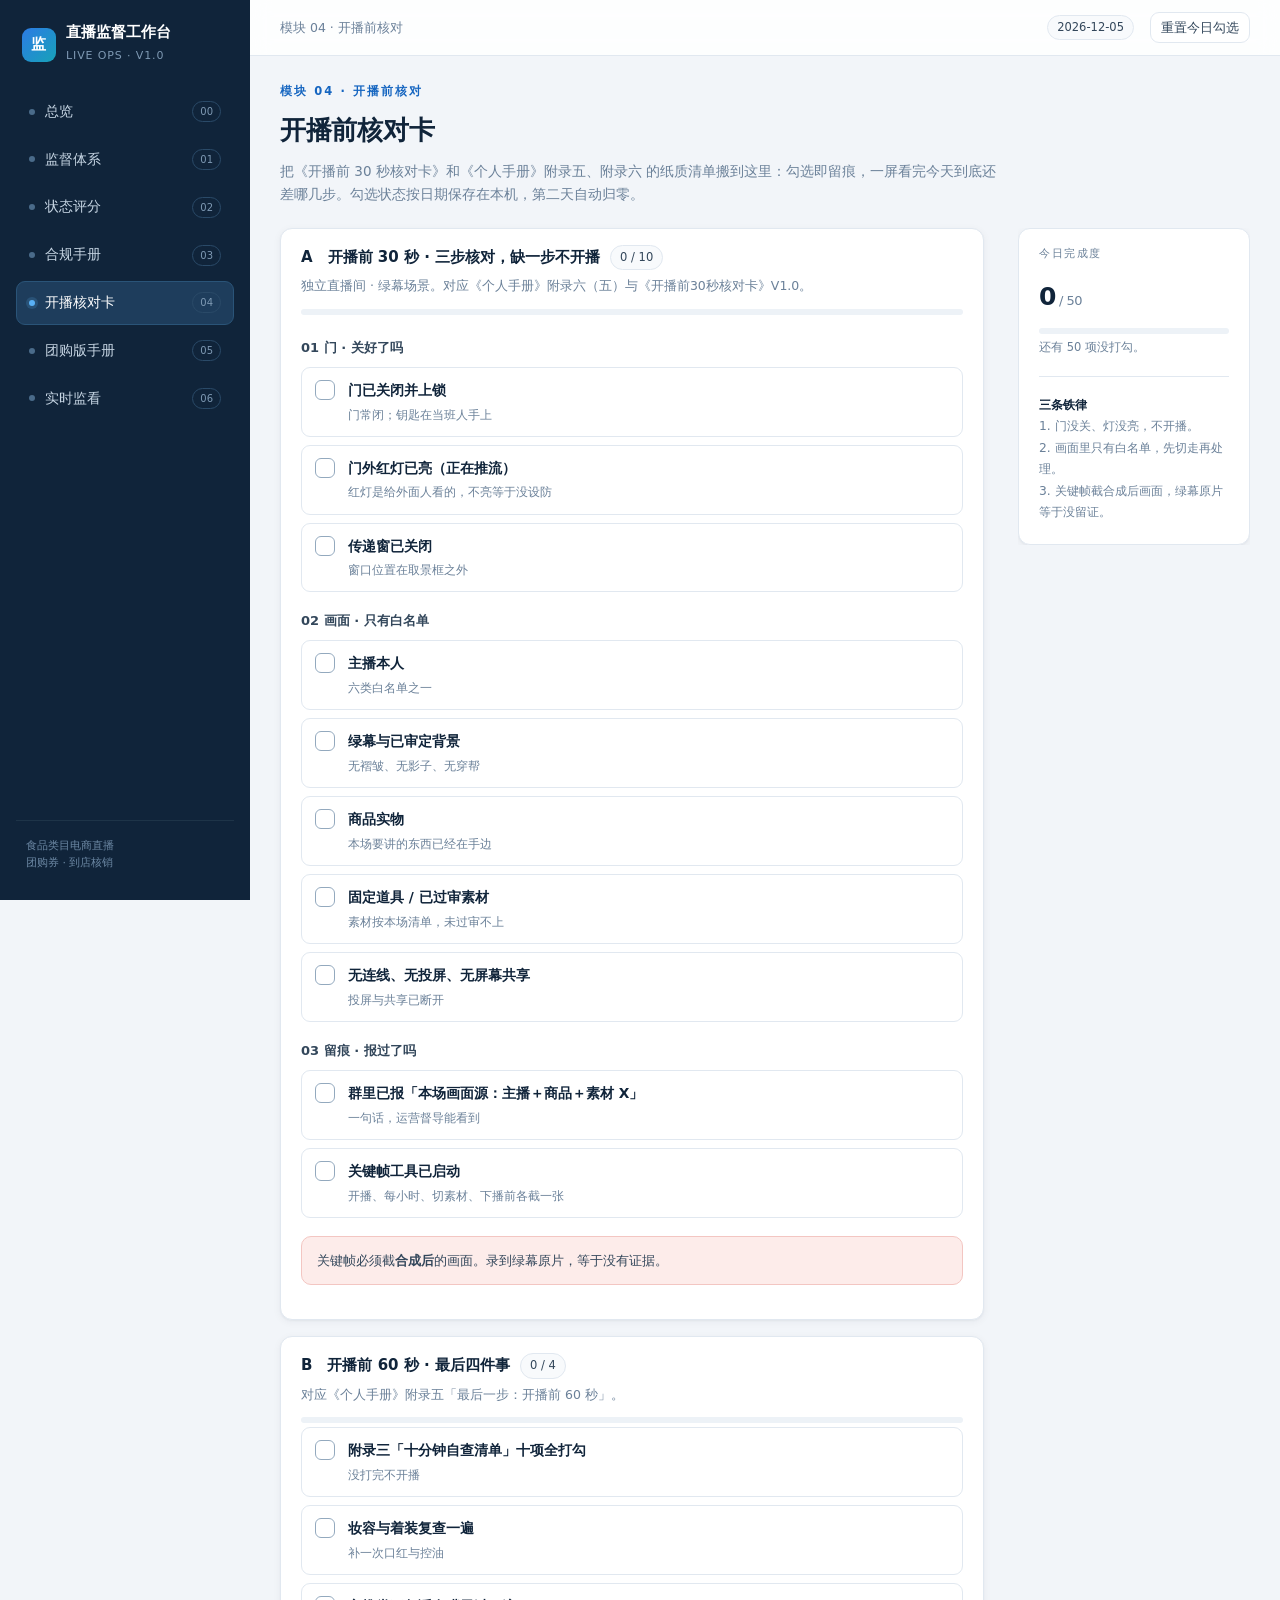
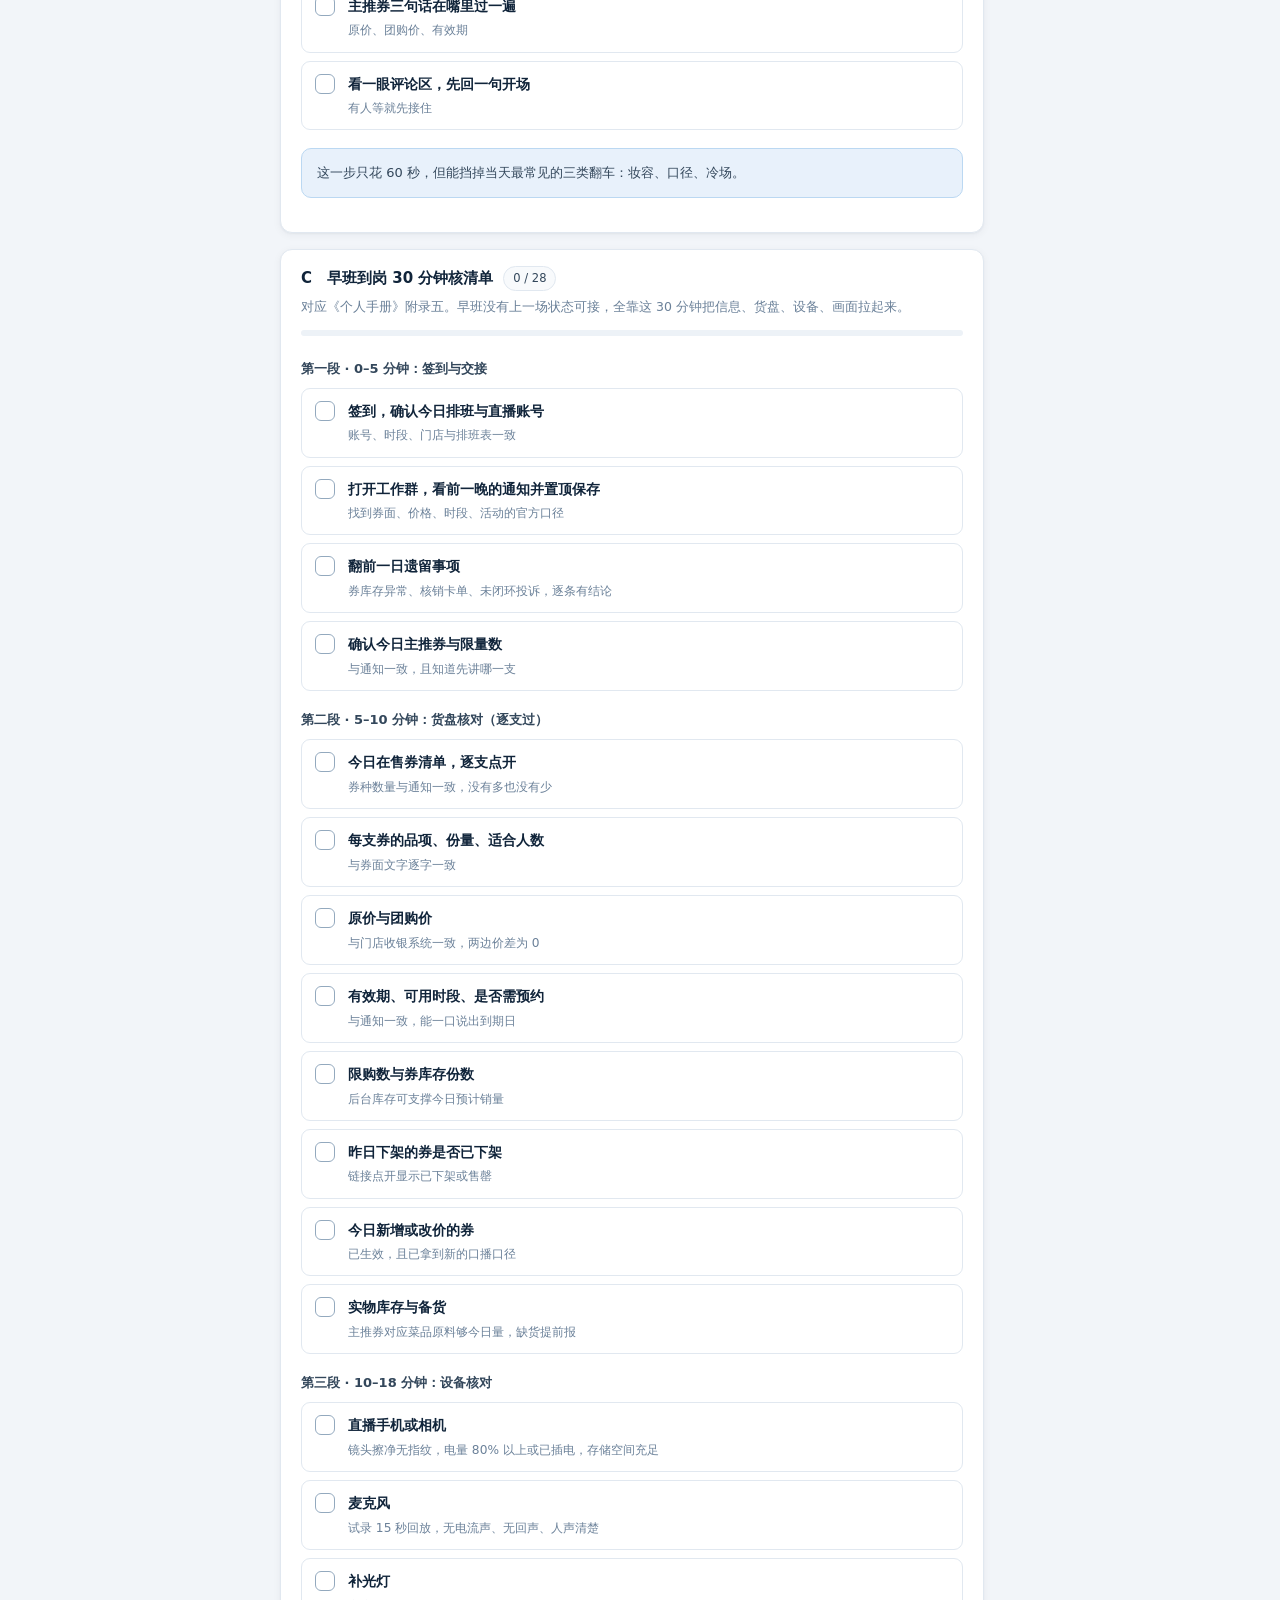
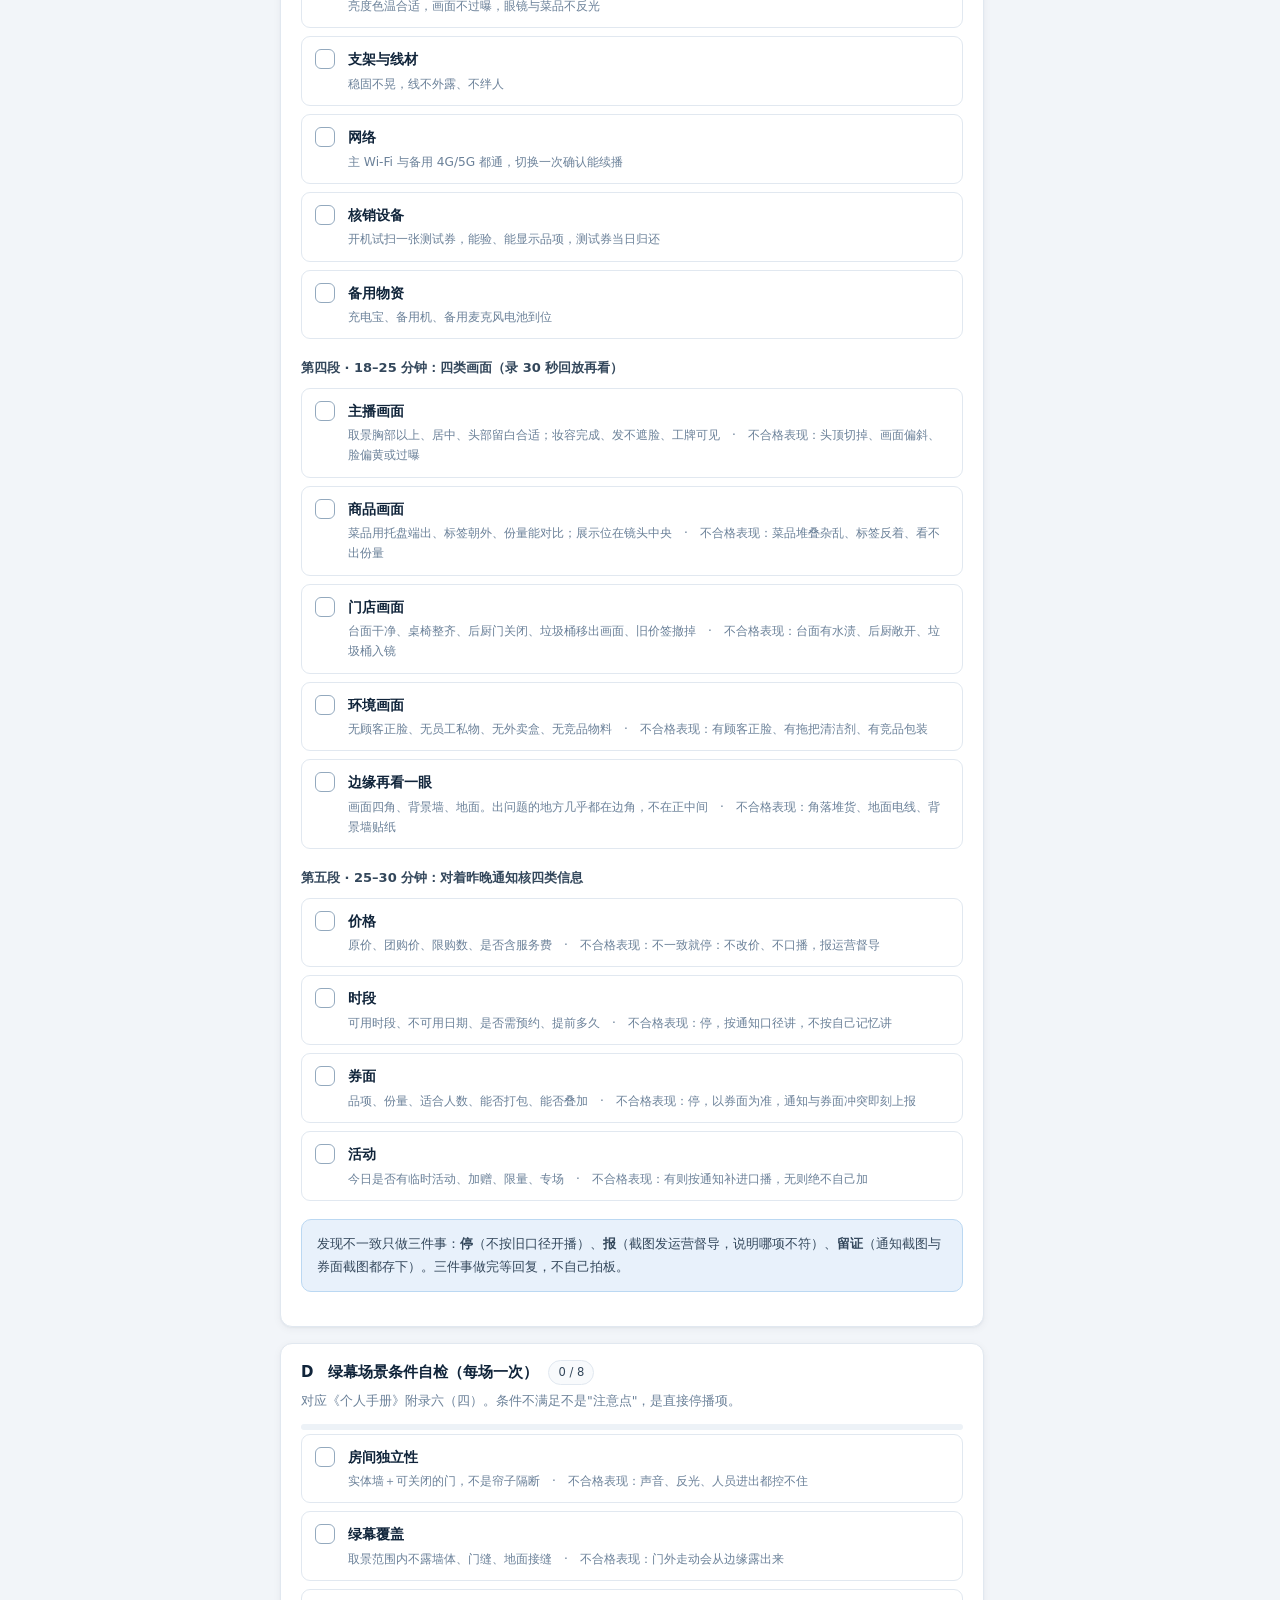
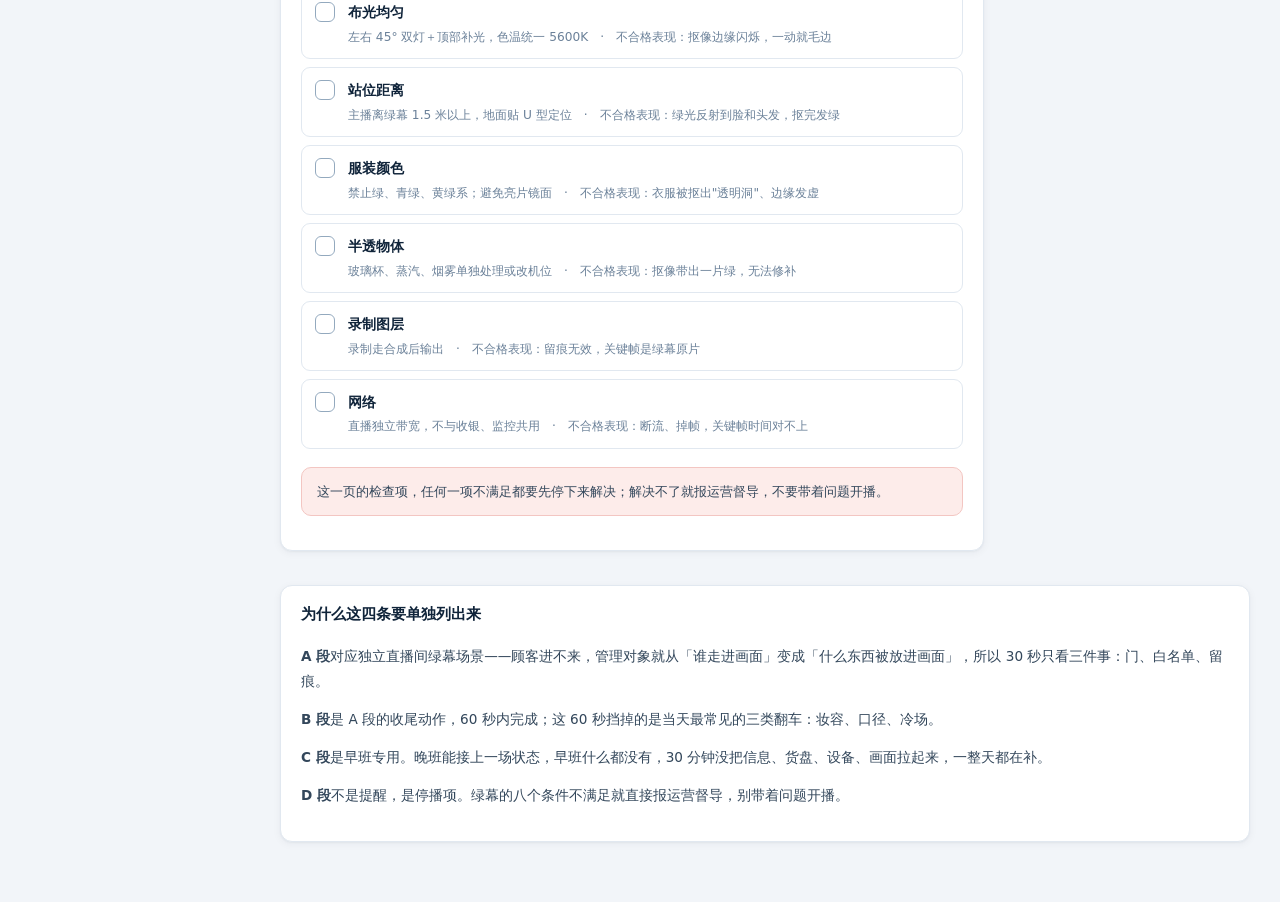
<file: check.html>
<!DOCTYPE html>
<html lang="zh-CN">
<head>
<meta charset="UTF-8">
<meta name="viewport" content="width=device-width, initial-scale=1">
<title>开播核对卡 · 直播监督工作台</title>
<link rel="stylesheet" href="assets/base.css">
</head>
<body>
<div class="app">
  <aside class="sidebar">
    <div class="brand">
      <div class="logo">监</div>
      <div><b>直播监督工作台</b><span>LIVE OPS · V1.0</span></div>
    </div>
    <a class="nav-item" href="index.html"><span class="dot"></span>总览<span class="tag">00</span></a>
    <a class="nav-item" href="system.html"><span class="dot"></span>监督体系<span class="tag">01</span></a>
    <a class="nav-item" href="scoring.html"><span class="dot"></span>状态评分<span class="tag">02</span></a>
    <a class="nav-item" href="manual.html"><span class="dot"></span>合规手册<span class="tag">03</span></a>
    <a class="nav-item active" href="check.html"><span class="dot"></span>开播核对卡<span class="tag">04</span></a>
    <a class="nav-item" href="tuangou.html"><span class="dot"></span>团购版手册<span class="tag">05</span></a>
    <a class="nav-item" href="live.html"><span class="dot"></span>实时监看<span class="tag">06</span></a>
    <div class="foot">食品类目电商直播<br>团购券 · 到店核销</div>
  </aside>

  <div class="main">
    <div class="topbar">
      <span class="crumb">模块 04 · 开播前核对</span>
      <div class="spacer"></div>
      <span class="badge" id="todayLabel">—</span>
      <button class="btn sm" id="btnResetCheck">重置今日勾选</button>
    </div>

    <div class="content">
      <div class="wrap-wide">
        <div class="page-h">
          <div class="eyebrow">模块 04 · 开播前核对</div>
          <h2>开播前核对卡</h2>
          <p>把《开播前 30 秒核对卡》和《个人手册》附录五、附录六 的纸质清单搬到这里：勾选即留痕，一屏看完今天到底还差哪几步。勾选状态按日期保存在本机，第二天自动归零。</p>
        </div>

        <div class="doc-shell">
          <div id="blocks"></div>

          <aside class="toc-rail" style="border-left:0;padding-left:0">
            <div class="card" style="position:sticky;top:74px">
              <div class="card-b">
                <div class="mini-label" style="font-size:11px;letter-spacing:.14em;color:#6B8199">今日完成度</div>
                <div class="stat" id="sideStat" style="padding:10px 0 0"></div>
                <div class="hr"></div>
                <div class="small" style="line-height:1.75">
                  <b style="color:#10243A">三条铁律</b><br>
                  1. 门没关、灯没亮，不开播。<br>
                  2. 画面里只有白名单，先切走再处理。<br>
                  3. 关键帧截合成后画面，绿幕原片等于没留证。
                </div>
              </div>
            </div>
          </aside>
        </div>

        <div class="card" style="margin-top:18px">
          <div class="card-h"><h3>为什么这四条要单独列出来</h3></div>
          <div class="card-b">
            <div class="doc" style="font-size:13.6px">
              <p><b>A 段</b>对应独立直播间绿幕场景——顾客进不来，管理对象就从「谁走进画面」变成「什么东西被放进画面」，所以 30 秒只看三件事：门、白名单、留痕。</p>
              <p><b>B 段</b>是 A 段的收尾动作，60 秒内完成；这 60 秒挡掉的是当天最常见的三类翻车：妆容、口径、冷场。</p>
              <p><b>C 段</b>是早班专用。晚班能接上一场状态，早班什么都没有，30 分钟没把信息、货盘、设备、画面拉起来，一整天都在补。</p>
              <p><b>D 段</b>不是提醒，是停播项。绿幕的八个条件不满足就直接报运营督导，别带着问题开播。</p>
            </div>
          </div>
        </div>

      </div>
    </div>
  </div>
</div>
<script src="assets/check.js"></script>
</body>
</html>
</file>
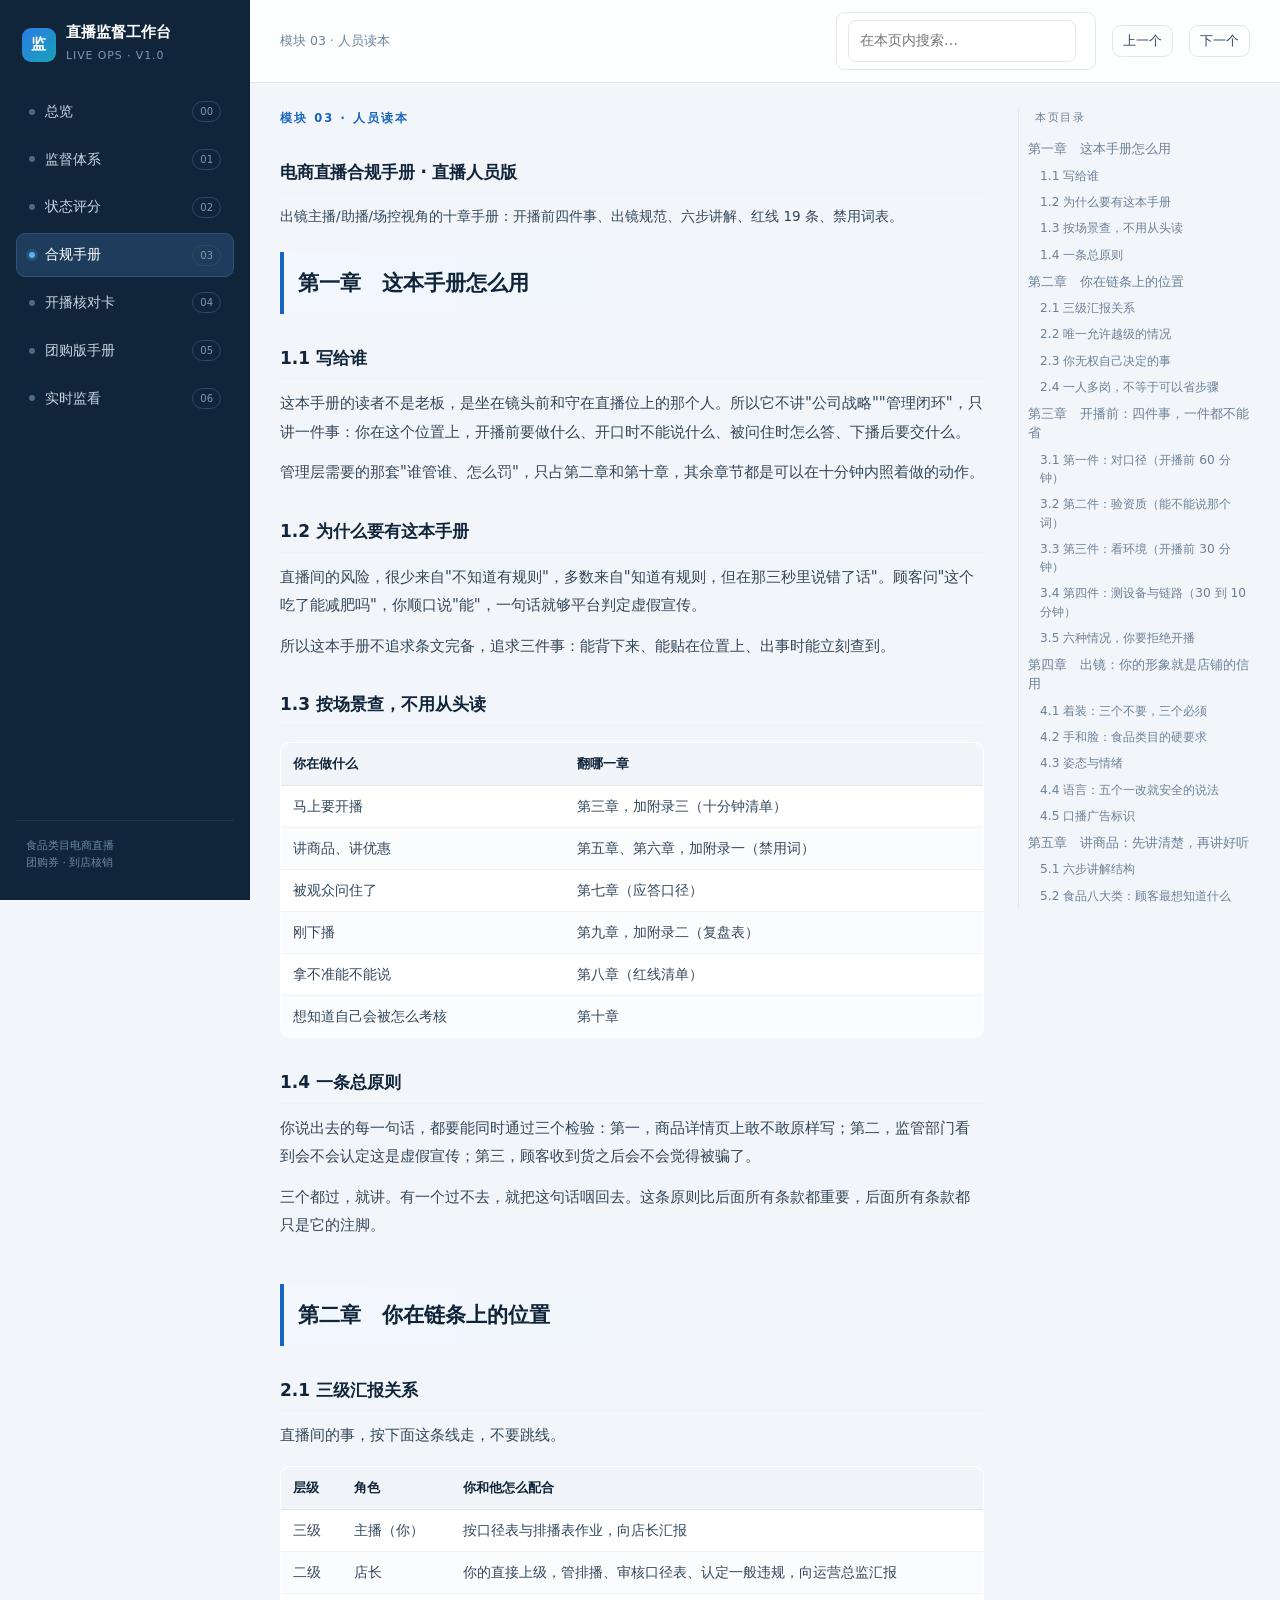
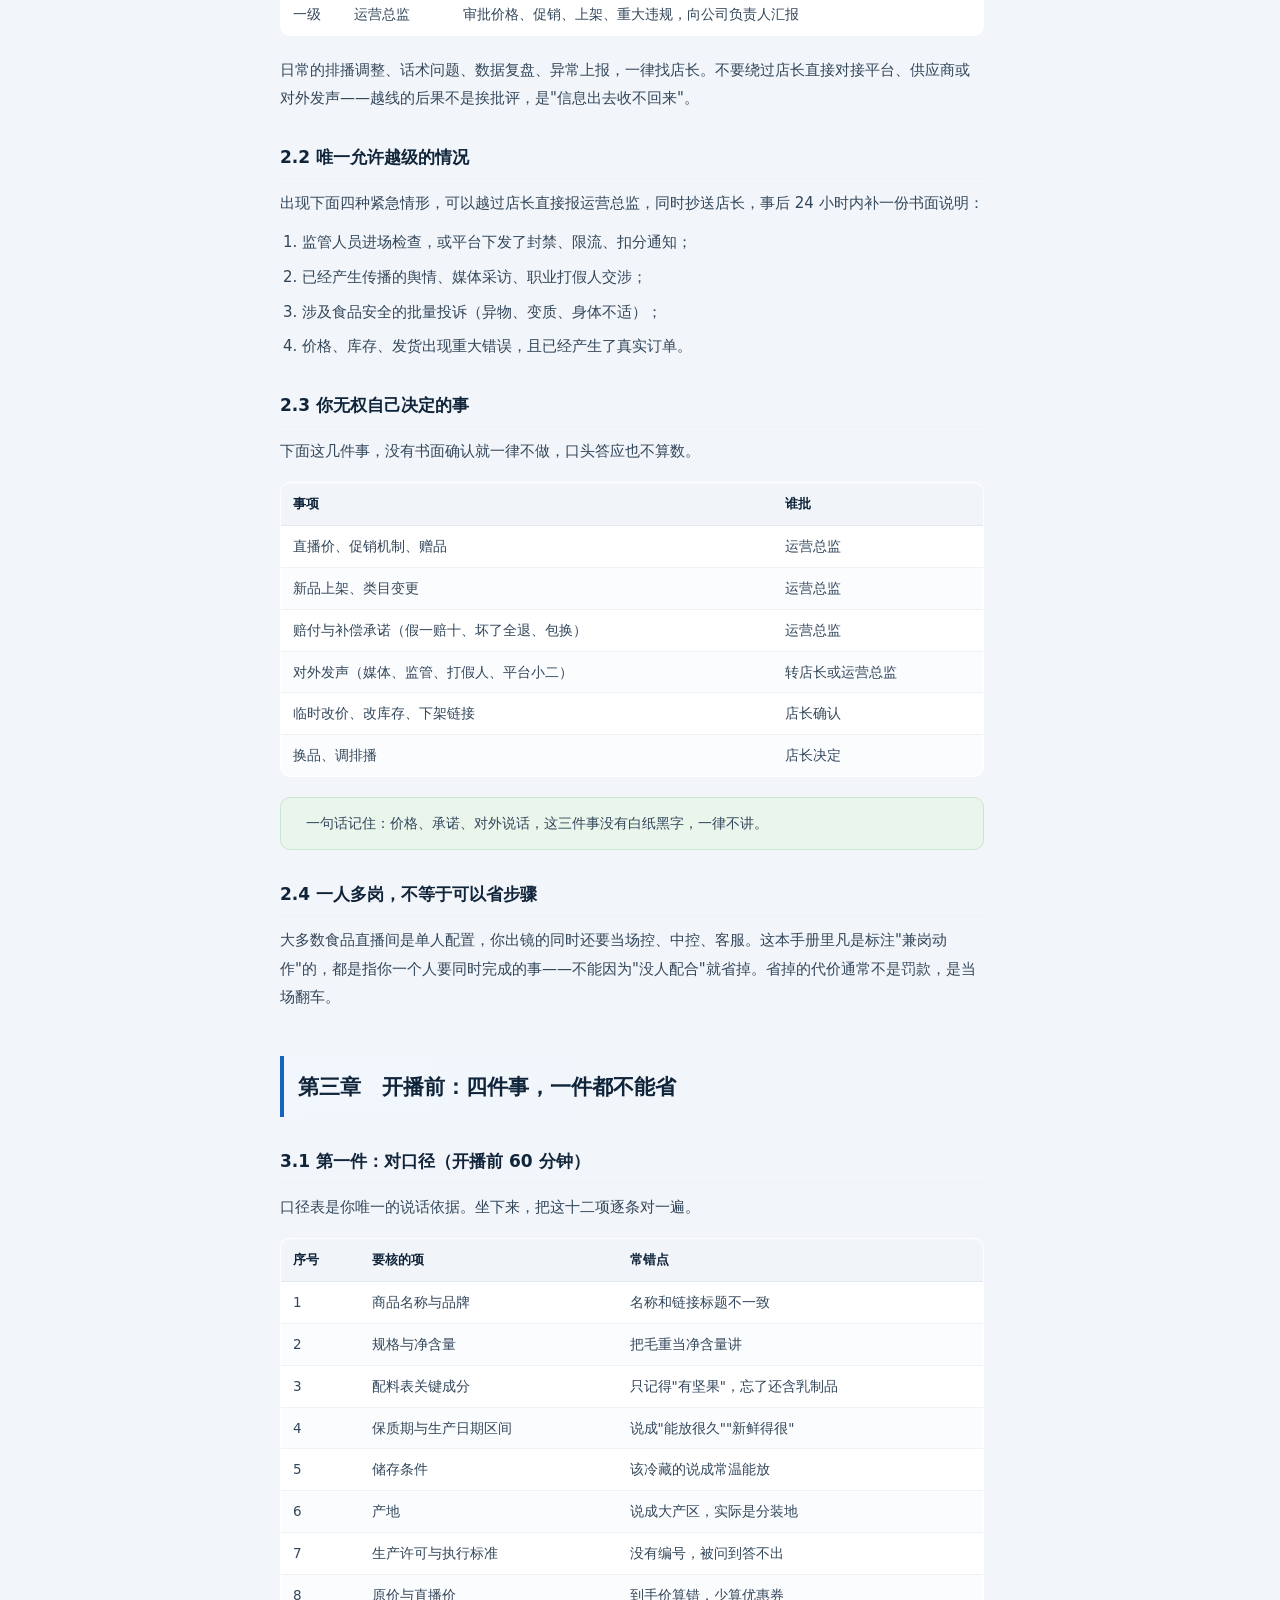
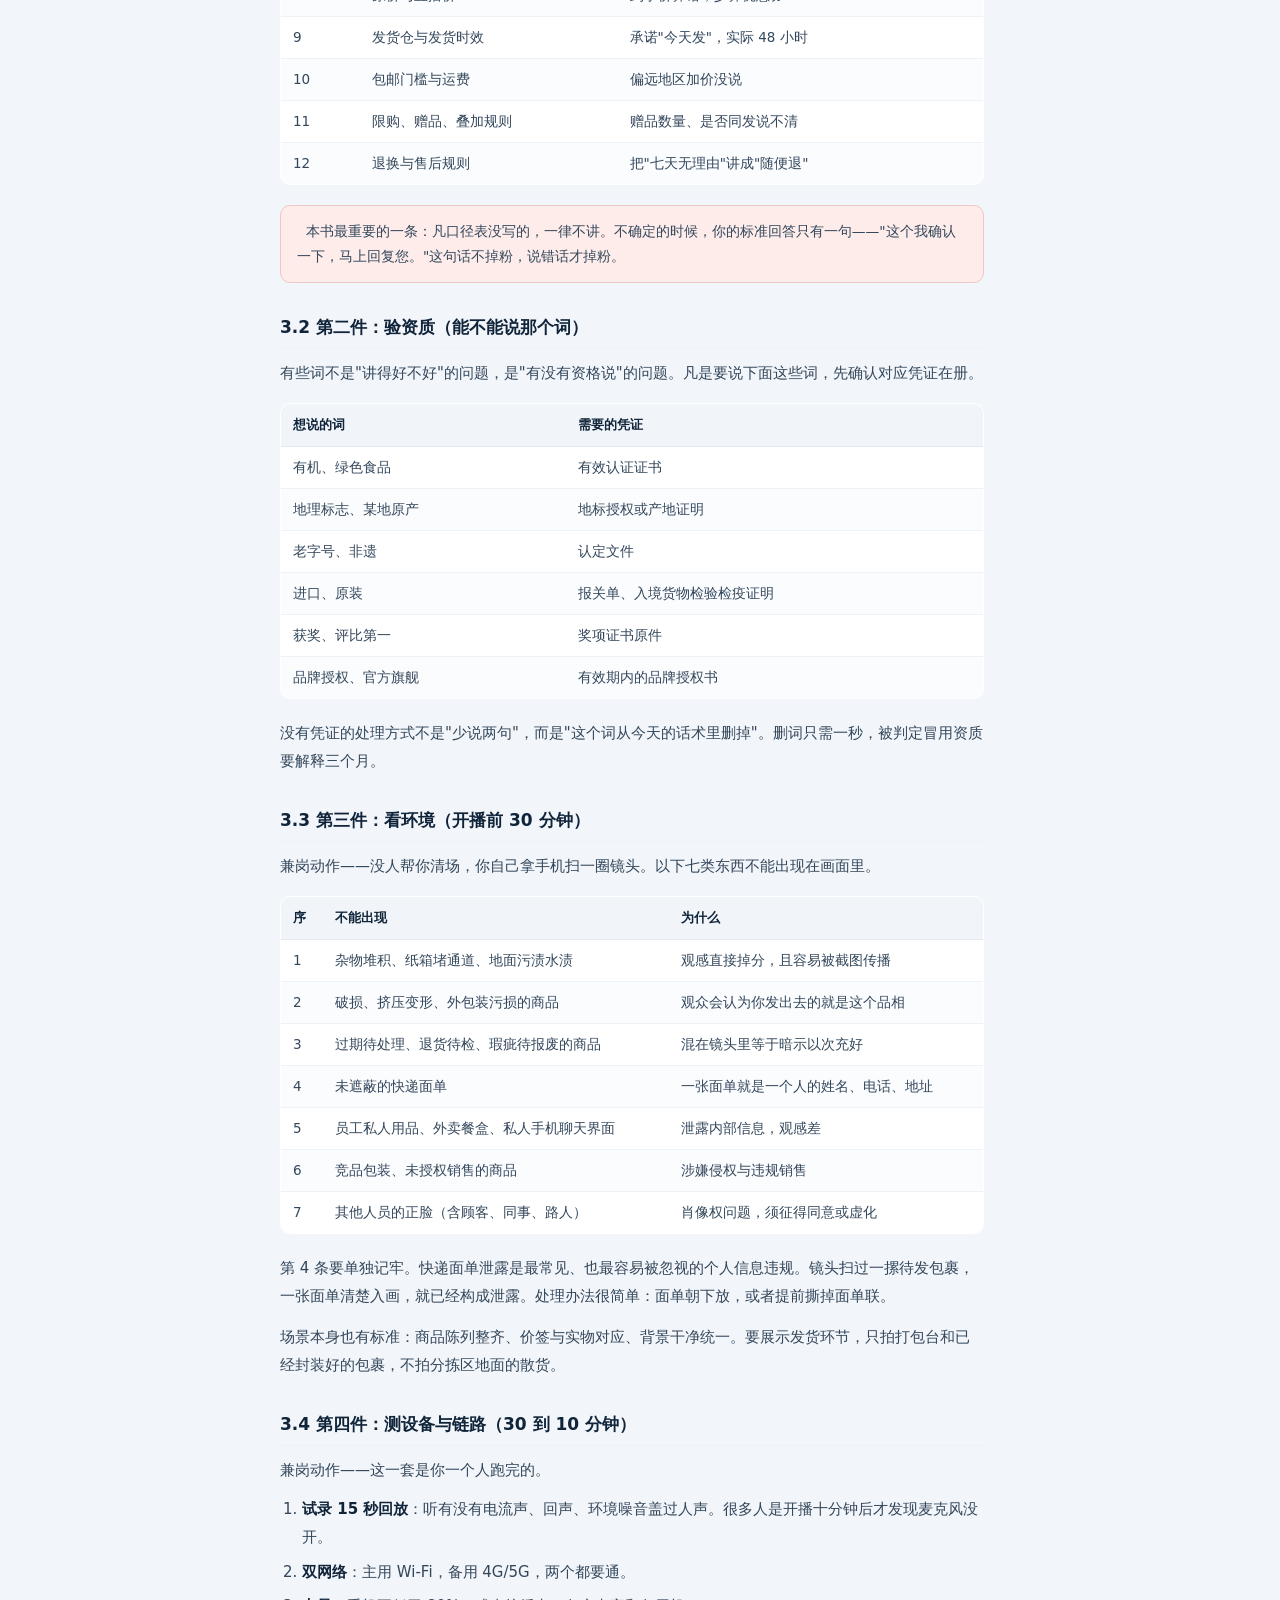
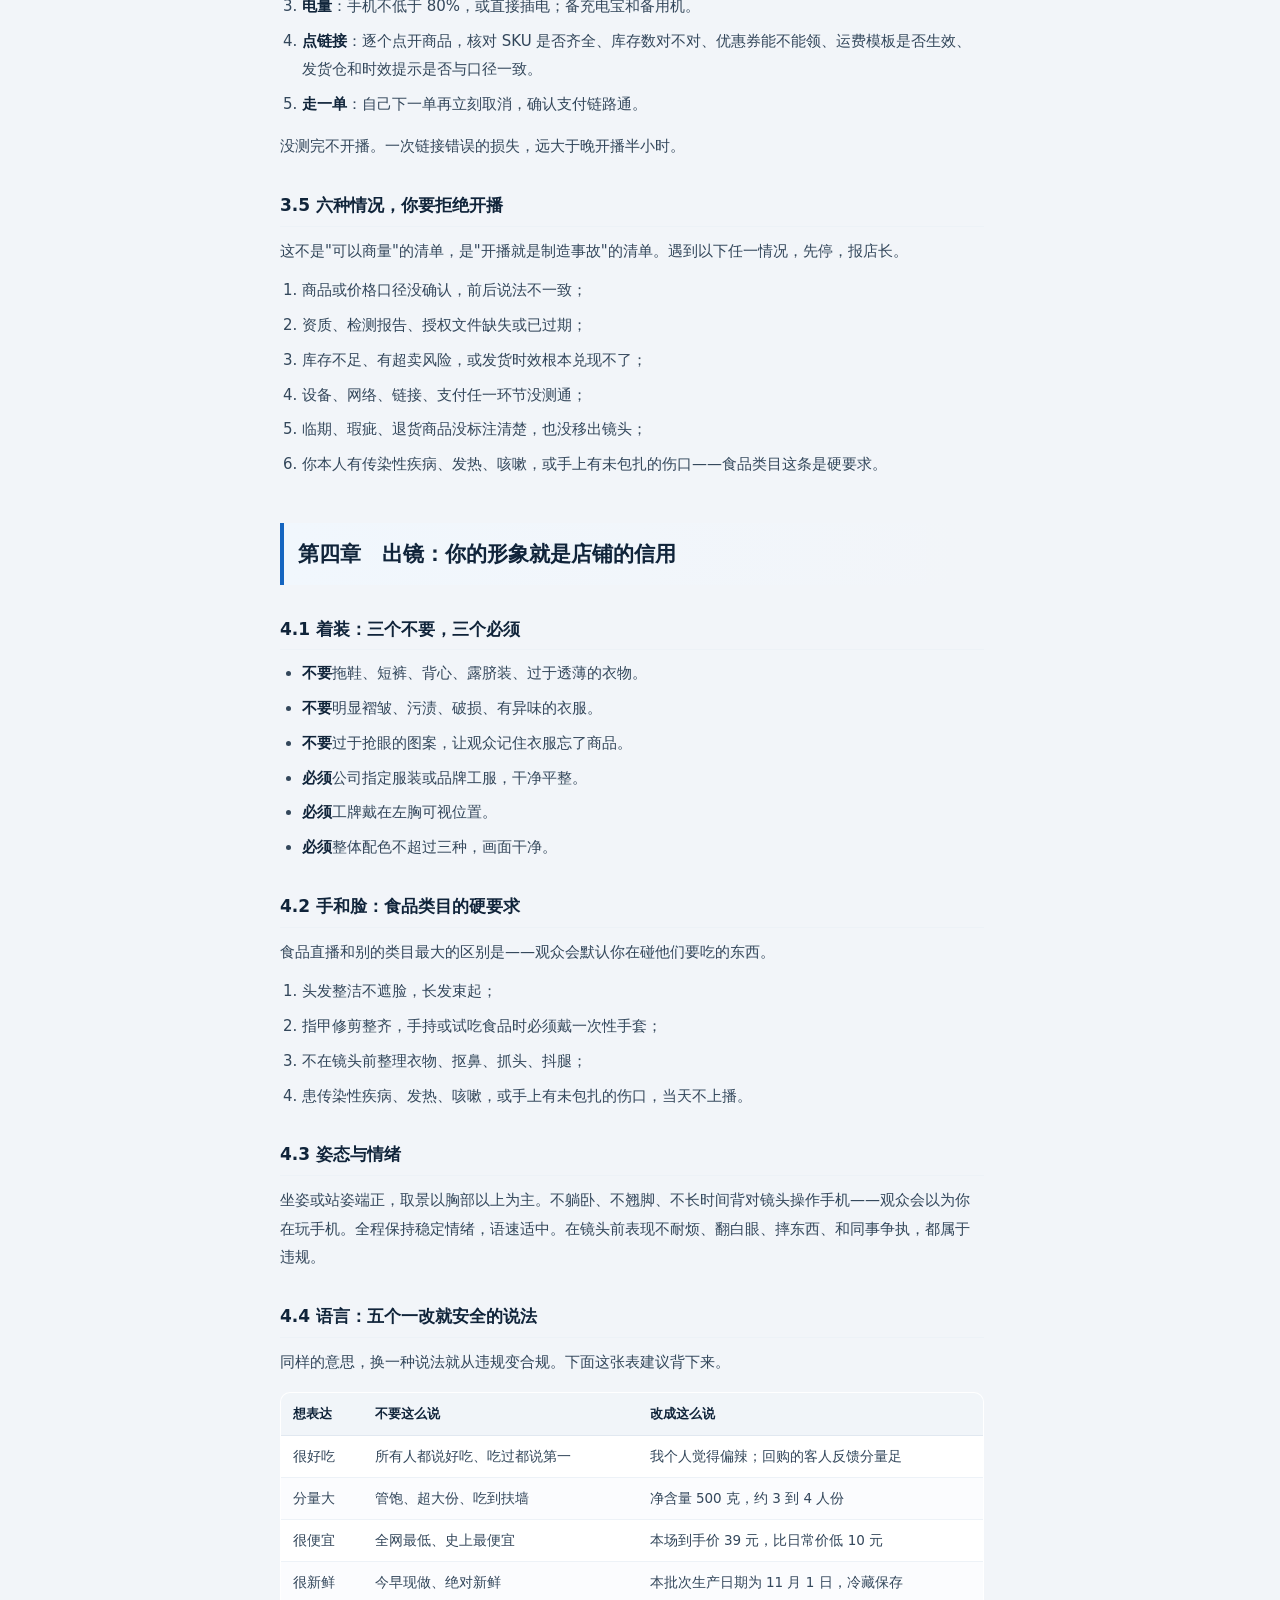
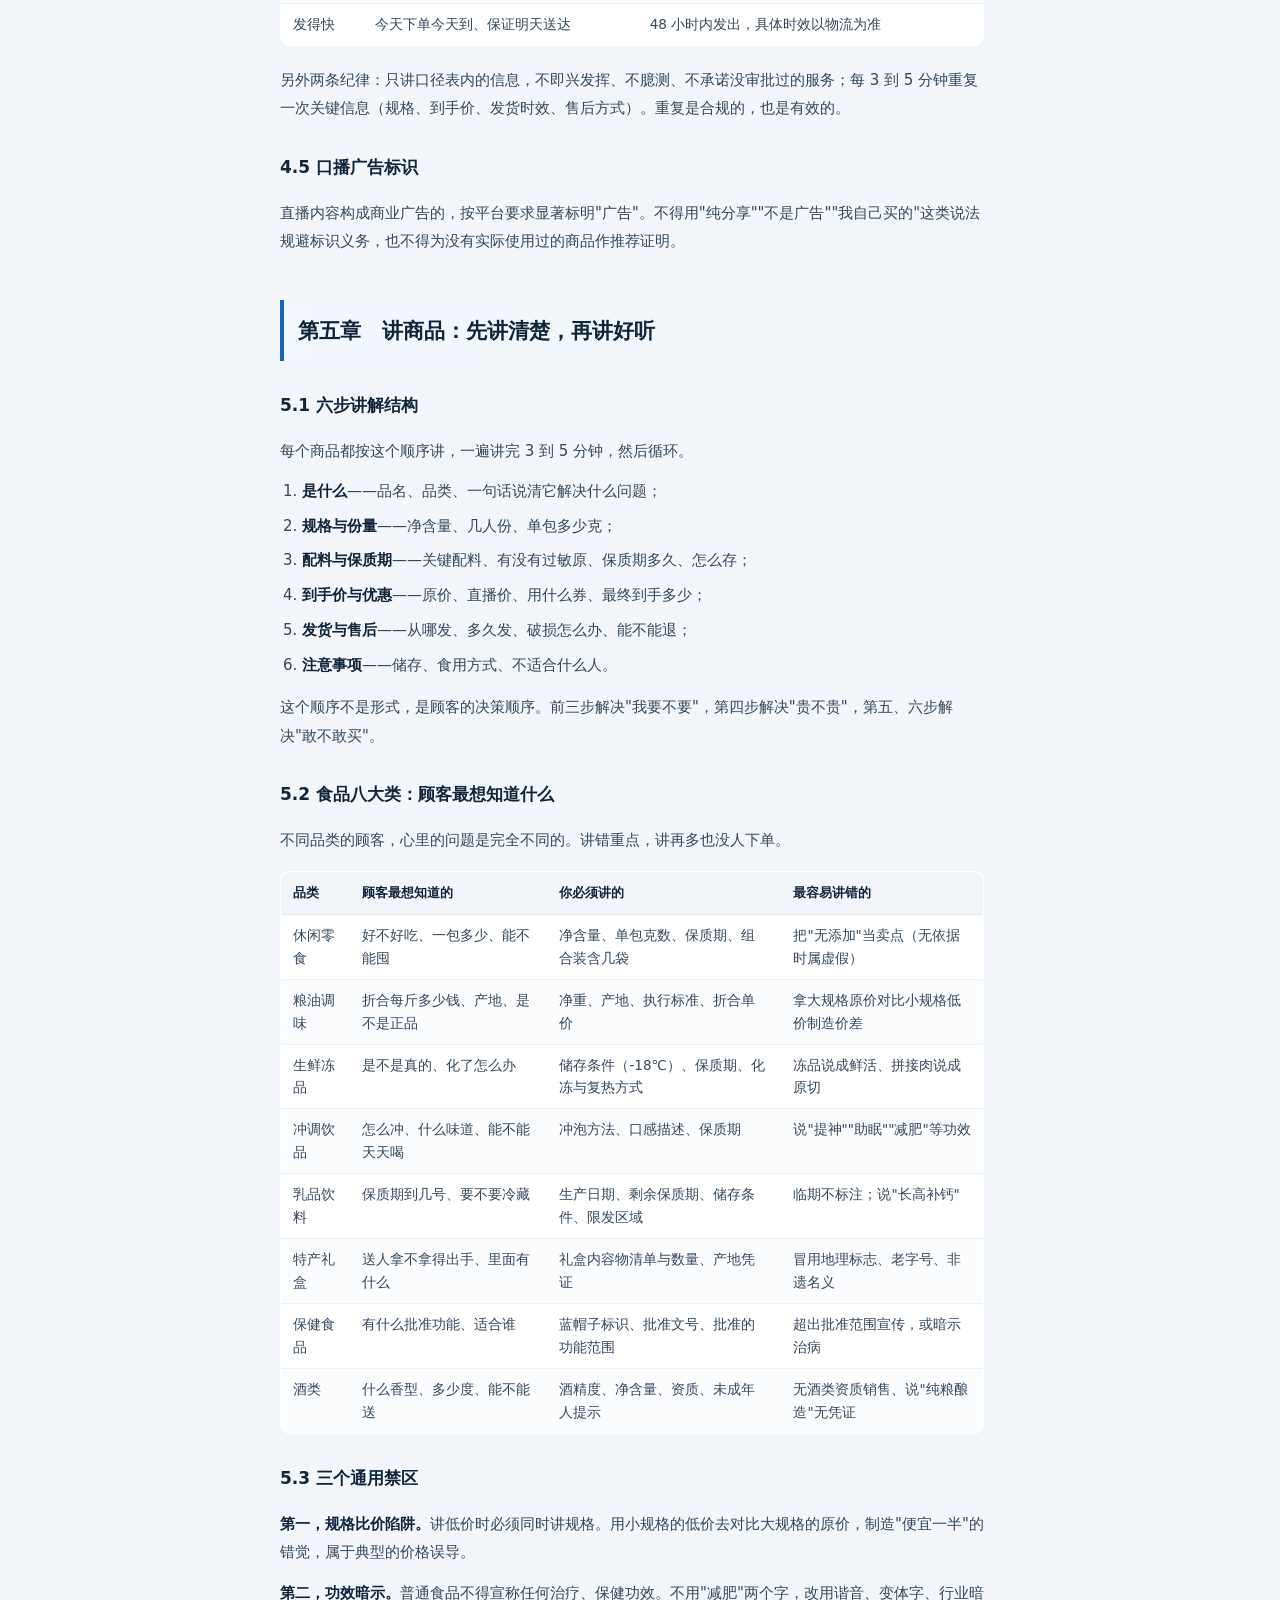
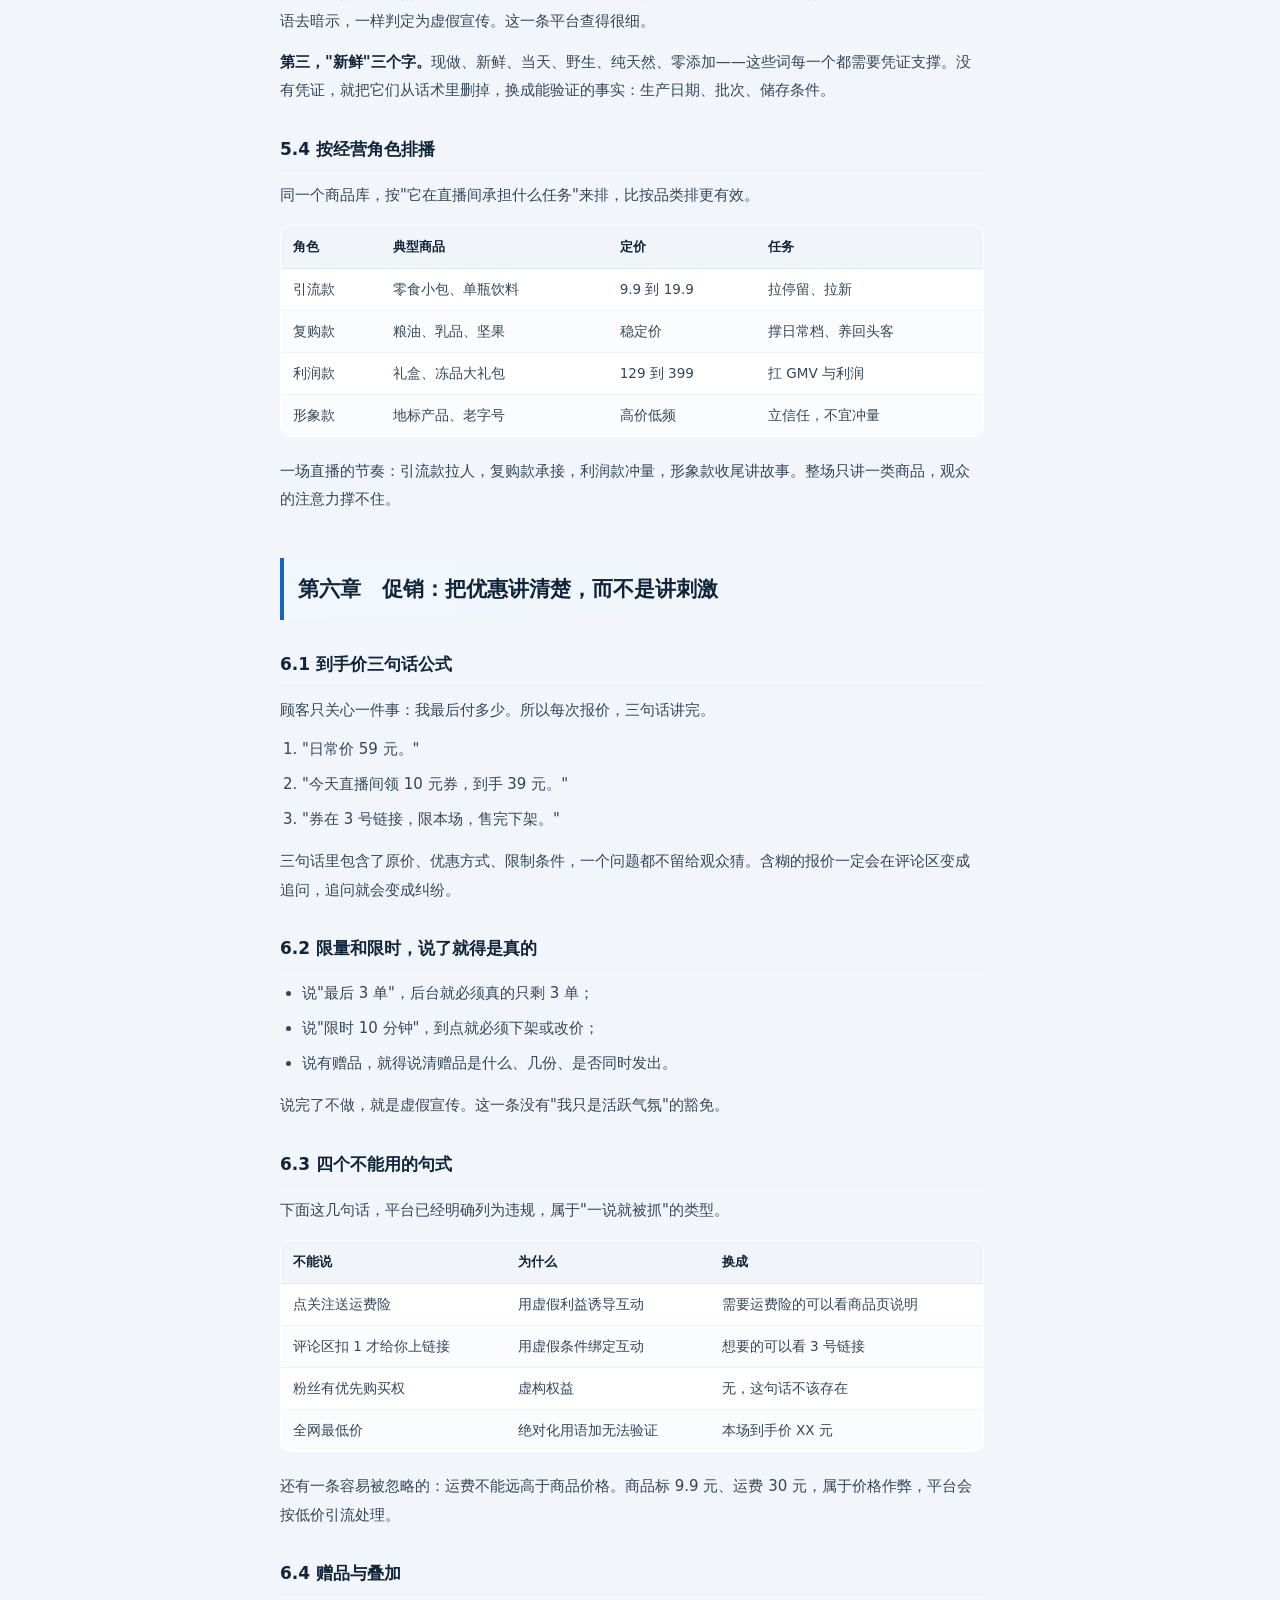
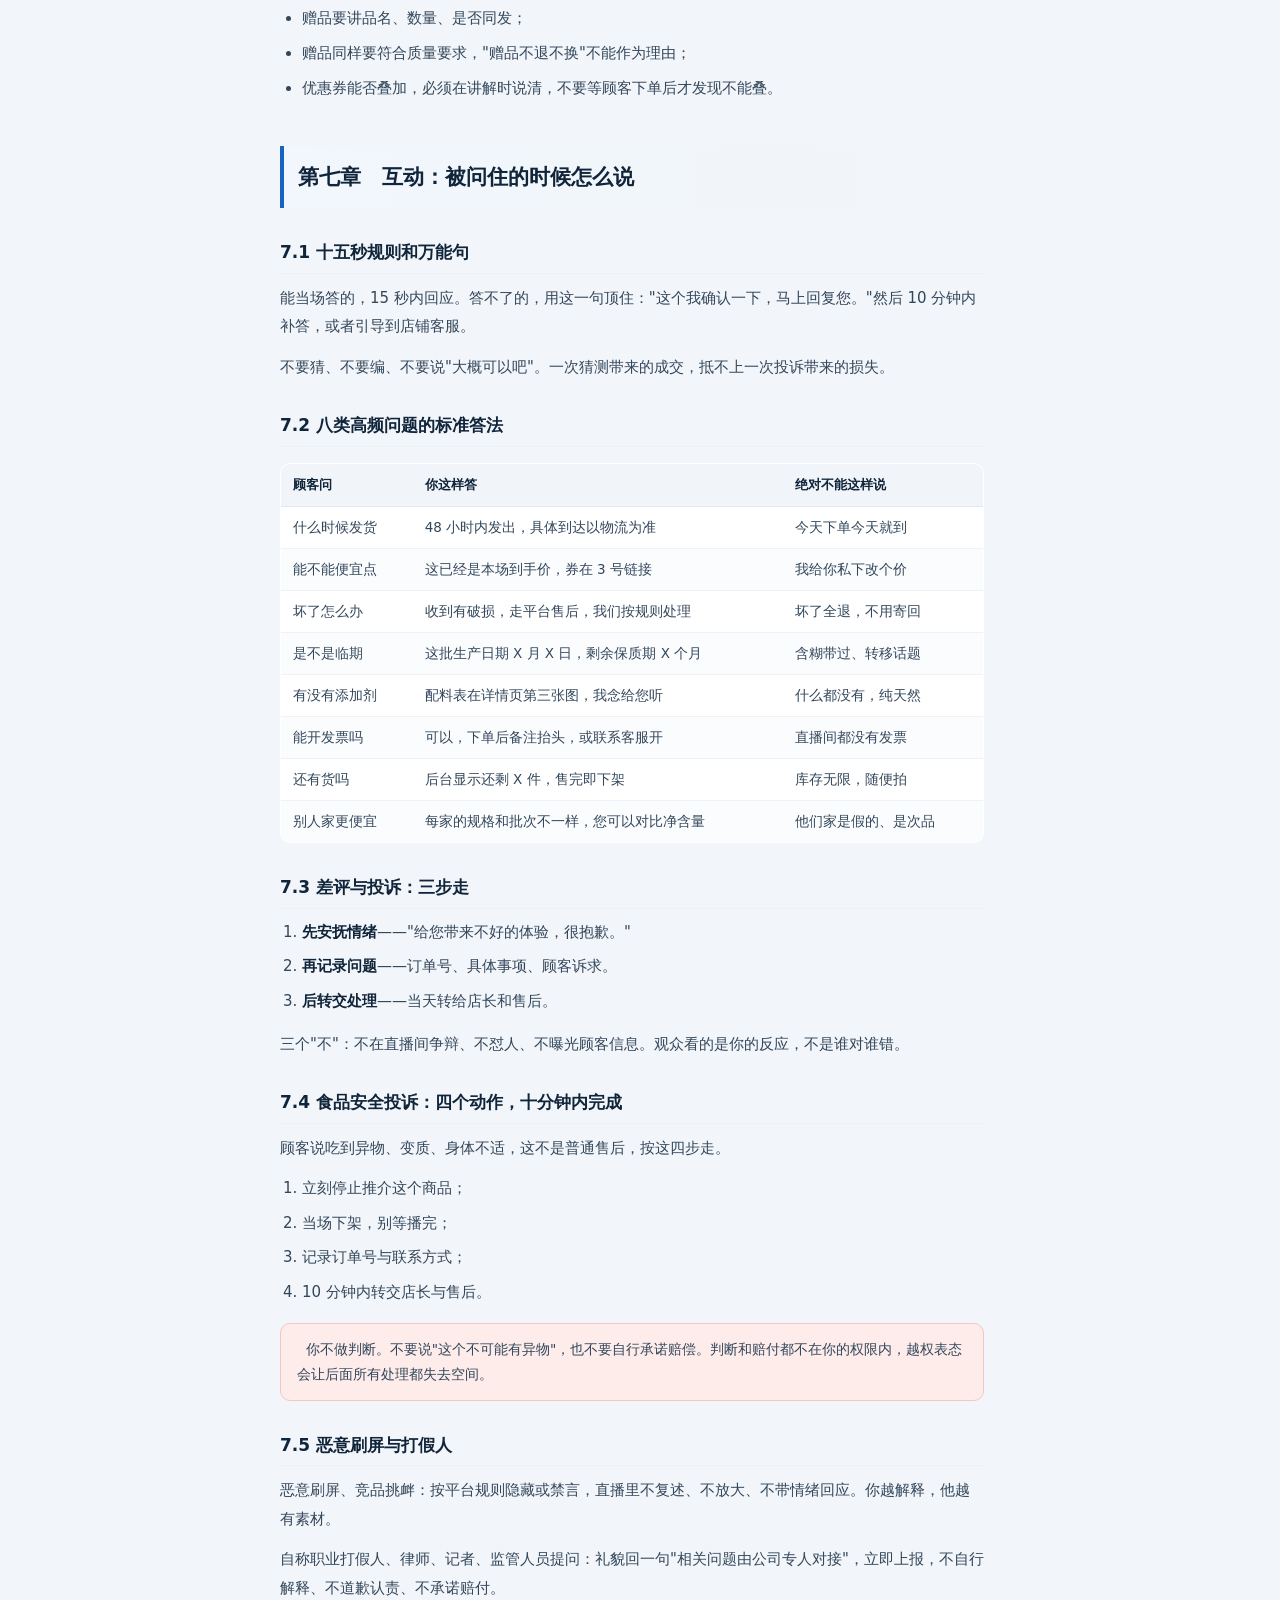
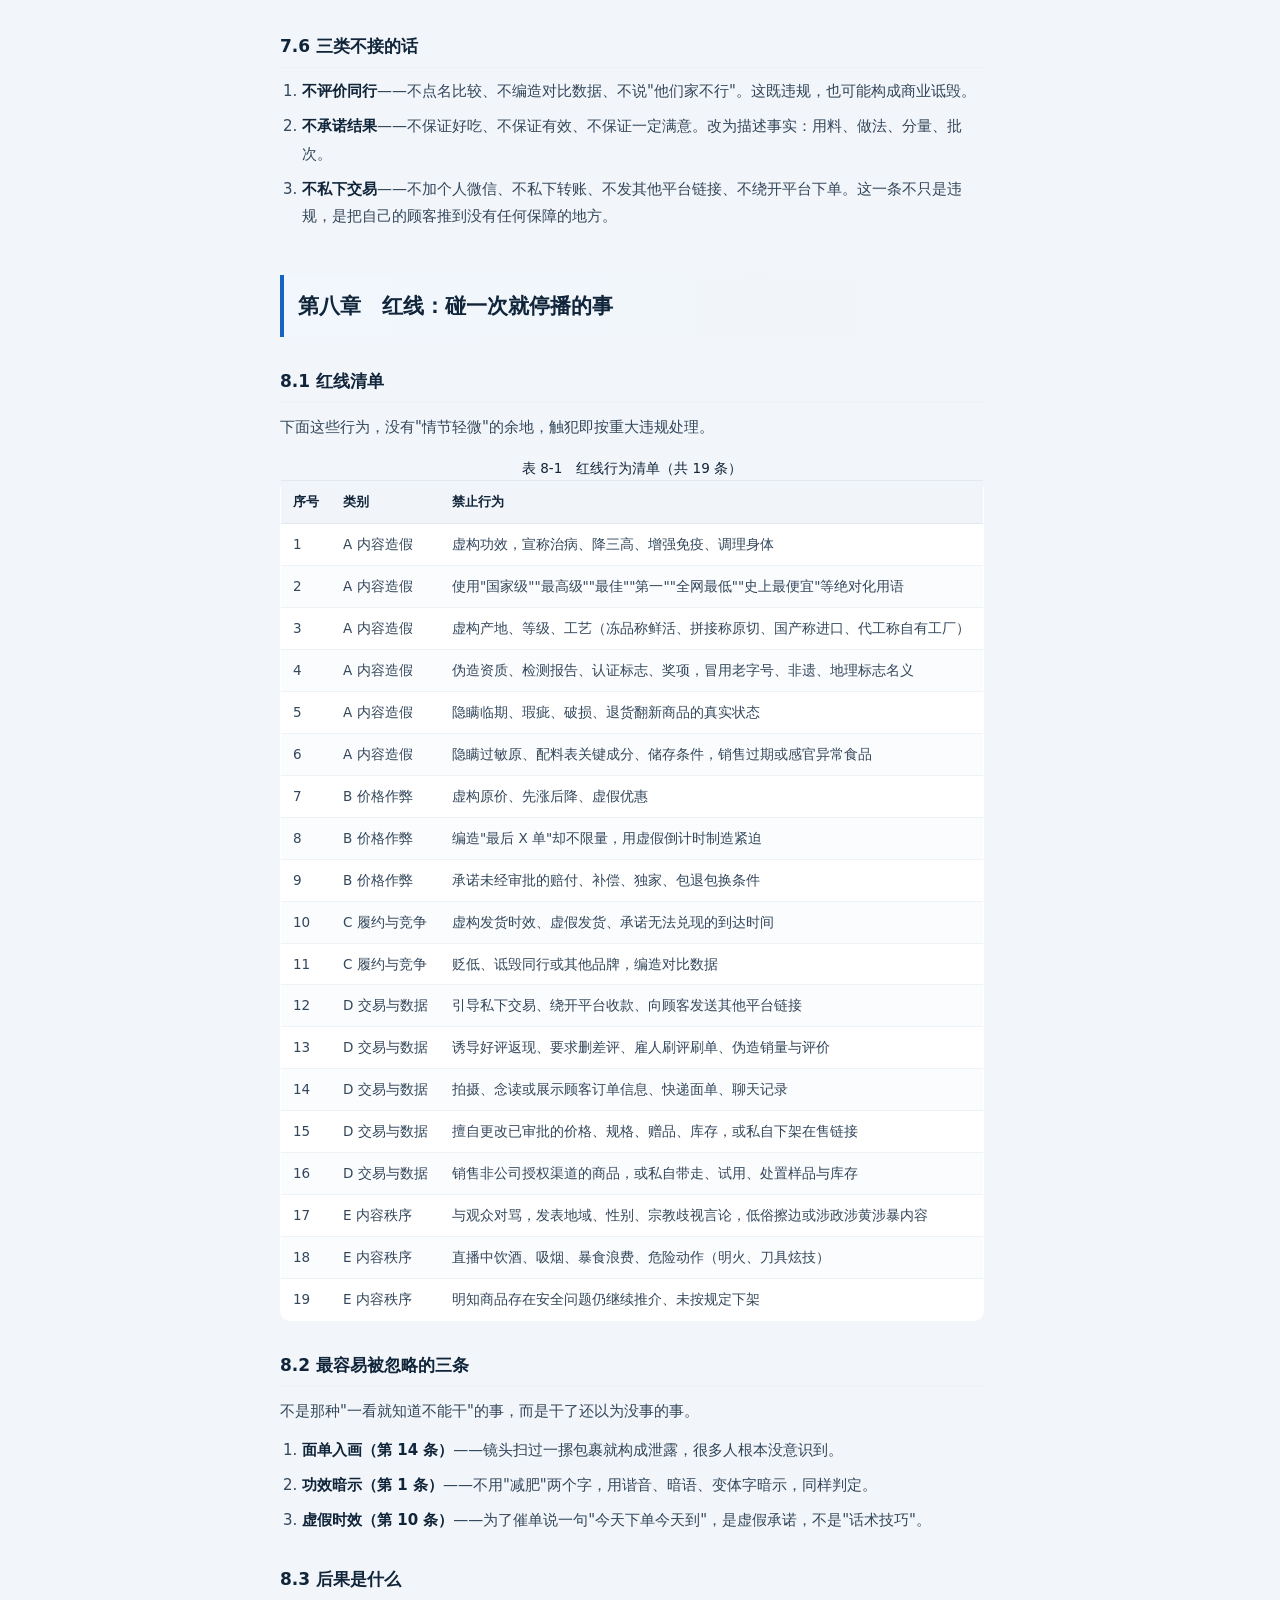
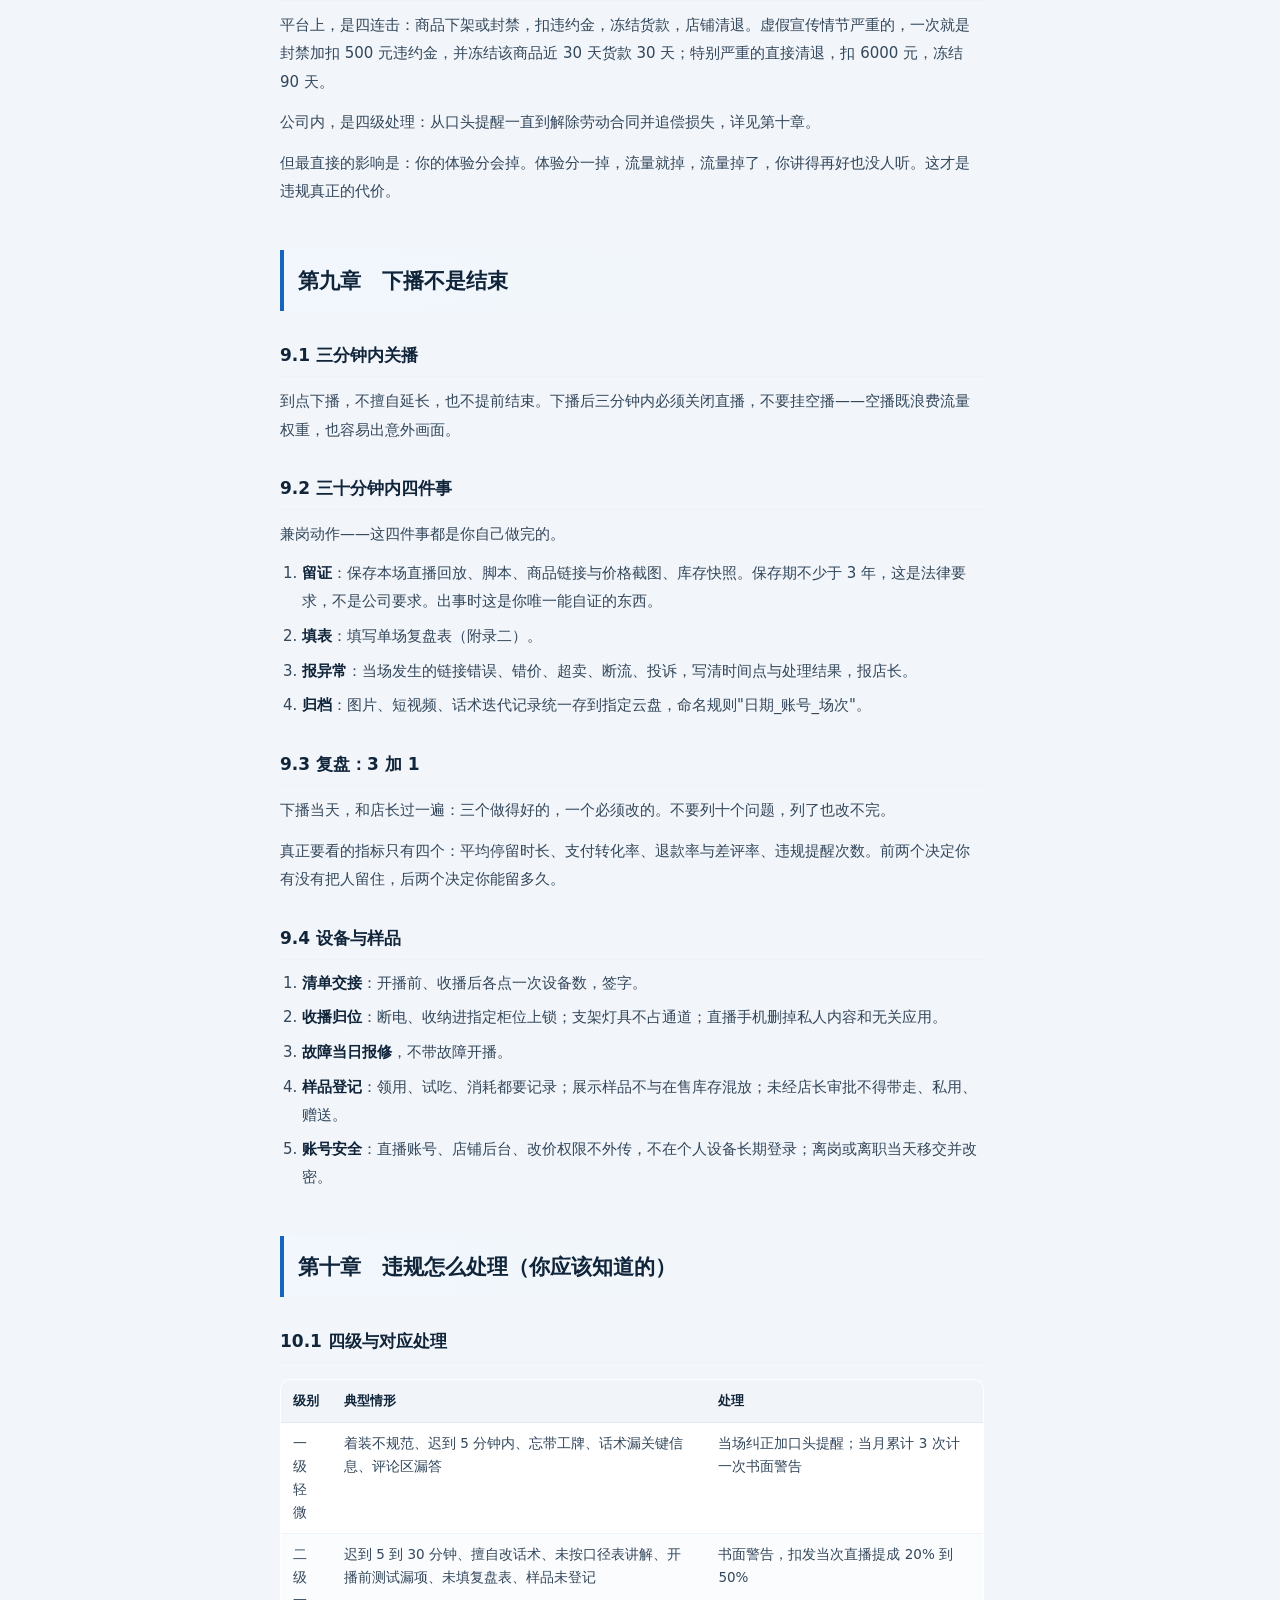
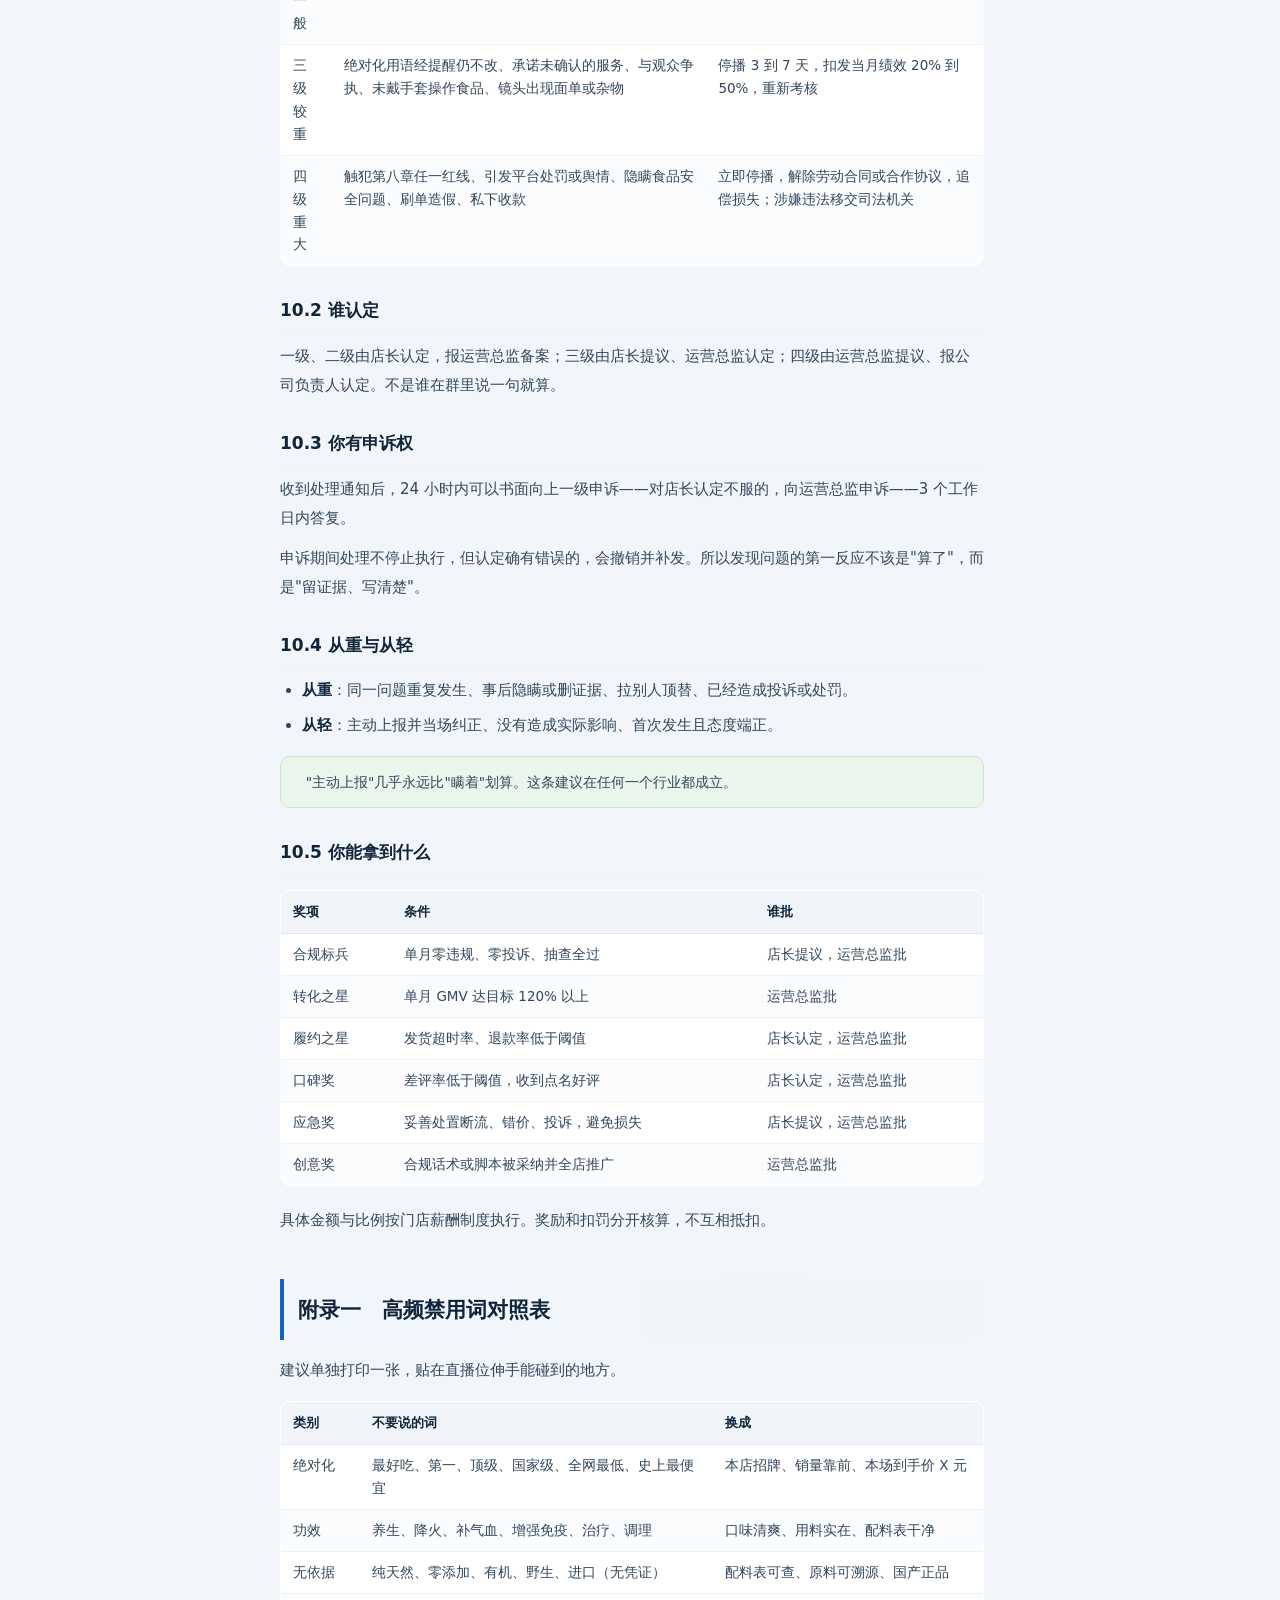
<file: manual.html>
<!DOCTYPE html>
<html lang="zh-CN">
<head>
<meta charset="UTF-8">
<meta name="viewport" content="width=device-width, initial-scale=1">
<title>电商直播合规手册 · 直播人员版 · 直播监督工作台</title>
<link rel="stylesheet" href="assets/base.css">
</head>
<body>
<div class="app">
  <aside class="sidebar">
    <div class="brand">
      <div class="logo">监</div>
      <div><b>直播监督工作台</b><span>LIVE OPS · V1.0</span></div>
    </div>
    <a class="nav-item" href="index.html"><span class="dot"></span>总览<span class="tag">00</span></a>
    <a class="nav-item" href="system.html"><span class="dot"></span>监督体系<span class="tag">01</span></a>
    <a class="nav-item" href="scoring.html"><span class="dot"></span>状态评分<span class="tag">02</span></a>
    <a class="nav-item active" href="manual.html"><span class="dot"></span>合规手册<span class="tag">03</span></a>
    <a class="nav-item" href="check.html"><span class="dot"></span>开播核对卡<span class="tag">04</span></a>
    <a class="nav-item" href="tuangou.html"><span class="dot"></span>团购版手册<span class="tag">05</span></a>
    <a class="nav-item" href="live.html"><span class="dot"></span>实时监看<span class="tag">06</span></a>
    <div class="foot">食品类目电商直播<br>团购券 · 到店核销</div>
  </aside>
  <div class="main">
    <div class="topbar">
      <span class="crumb">模块 03 · 人员读本</span>
      <div class="spacer"></div>
      <div class="search">
        <input id="q" type="text" placeholder="在本页内搜索…" autocomplete="off">
        <span class="hits" id="hits"></span>
      </div>
      <button class="btn ghost sm" id="prevHit">上一个</button>
      <button class="btn ghost sm" id="nextHit">下一个</button>
    </div>
    <div class="content">
      <div class="wrap-wide">
        <div class="doc-shell">
          <article class="doc" id="doc">
            <div class="page-h">
              <div class="eyebrow">模块 03 · 人员读本</div>
              <h2>电商直播合规手册 · 直播人员版</h2>
              <p>出镜主播/助播/场控视角的十章手册：开播前四件事、出镜规范、六步讲解、红线 19 条、禁用词表。</p>
            </div>


<section data-page-restart="1">

<h1 id="section-1">第一章　这本手册怎么用</h1>

<h2 id="toc-1">1.1 写给谁</h2>
<p>这本手册的读者不是老板，是坐在镜头前和守在直播位上的那个人。所以它不讲"公司战略""管理闭环"，只讲一件事：你在这个位置上，开播前要做什么、开口时不能说什么、被问住时怎么答、下播后要交什么。</p>
<p>管理层需要的那套"谁管谁、怎么罚"，只占第二章和第十章，其余章节都是可以在十分钟内照着做的动作。</p>

<h2 id="toc-2">1.2 为什么要有这本手册</h2>
<p>直播间的风险，很少来自"不知道有规则"，多数来自"知道有规则，但在那三秒里说错了话"。顾客问"这个吃了能减肥吗"，你顺口说"能"，一句话就够平台判定虚假宣传。</p>
<p>所以这本手册不追求条文完备，追求三件事：能背下来、能贴在位置上、出事时能立刻查到。</p>

<h2 id="toc-3">1.3 按场景查，不用从头读</h2>
<table>
  <thead>
    <tr><th>你在做什么</th><th>翻哪一章</th></tr>
  </thead>
  <tbody>
    <tr><td data-tip="key">马上要开播</td><td>第三章，加附录三（十分钟清单）</td></tr>
    <tr><td data-tip="key">讲商品、讲优惠</td><td>第五章、第六章，加附录一（禁用词）</td></tr>
    <tr><td data-tip="key">被观众问住了</td><td>第七章（应答口径）</td></tr>
    <tr><td data-tip="key">刚下播</td><td>第九章，加附录二（复盘表）</td></tr>
    <tr><td data-tip="key">拿不准能不能说</td><td>第八章（红线清单）</td></tr>
    <tr><td data-tip="key">想知道自己会被怎么考核</td><td>第十章</td></tr>
  </tbody>
</table>

<h2 id="toc-4">1.4 一条总原则</h2>
<p>你说出去的每一句话，都要能同时通过三个检验：第一，商品详情页上敢不敢原样写；第二，监管部门看到会不会认定这是虚假宣传；第三，顾客收到货之后会不会觉得被骗了。</p>
<p>三个都过，就讲。有一个过不去，就把这句话咽回去。这条原则比后面所有条款都重要，后面所有条款都只是它的注脚。</p>

<h1 id="section-2">第二章　你在链条上的位置</h1>

<h2 id="toc-5">2.1 三级汇报关系</h2>
<p>直播间的事，按下面这条线走，不要跳线。</p>
<table>
  <thead>
    <tr><th>层级</th><th>角色</th><th>你和他怎么配合</th></tr>
  </thead>
  <tbody>
    <tr><td>三级</td><td data-tip="key">主播（你）</td><td>按口径表与排播表作业，向店长汇报</td></tr>
    <tr><td>二级</td><td data-tip="key">店长</td><td>你的直接上级，管排播、审核口径表、认定一般违规，向运营总监汇报</td></tr>
    <tr><td>一级</td><td data-tip="key">运营总监</td><td>审批价格、促销、上架、重大违规，向公司负责人汇报</td></tr>
  </tbody>
</table>
<p>日常的排播调整、话术问题、数据复盘、异常上报，一律找店长。不要绕过店长直接对接平台、供应商或对外发声——越线的后果不是挨批评，是"信息出去收不回来"。</p>

<h2 id="toc-6">2.2 唯一允许越级的情况</h2>
<p>出现下面四种紧急情形，可以越过店长直接报运营总监，同时抄送店长，事后 24 小时内补一份书面说明：</p>
<ol>
  <li>监管人员进场检查，或平台下发了封禁、限流、扣分通知；</li>
  <li>已经产生传播的舆情、媒体采访、职业打假人交涉；</li>
  <li>涉及食品安全的批量投诉（异物、变质、身体不适）；</li>
  <li>价格、库存、发货出现重大错误，且已经产生了真实订单。</li>
</ol>

<h2 id="toc-7">2.3 你无权自己决定的事</h2>
<p>下面这几件事，没有书面确认就一律不做，口头答应也不算数。</p>
<table>
  <thead>
    <tr><th>事项</th><th>谁批</th></tr>
  </thead>
  <tbody>
    <tr><td>直播价、促销机制、赠品</td><td>运营总监</td></tr>
    <tr><td>新品上架、类目变更</td><td>运营总监</td></tr>
    <tr><td>赔付与补偿承诺（假一赔十、坏了全退、包换）</td><td>运营总监</td></tr>
    <tr><td>对外发声（媒体、监管、打假人、平台小二）</td><td>转店长或运营总监</td></tr>
    <tr><td>临时改价、改库存、下架链接</td><td>店长确认</td></tr>
    <tr><td>换品、调排播</td><td>店长决定</td></tr>
  </tbody>
</table>
<div class="callout tip">&nbsp;&nbsp;一句话记住：价格、承诺、对外说话，这三件事没有白纸黑字，一律不讲。</div>

<h2 id="toc-8">2.4 一人多岗，不等于可以省步骤</h2>
<p>大多数食品直播间是单人配置，你出镜的同时还要当场控、中控、客服。这本手册里凡是标注"兼岗动作"的，都是指你一个人要同时完成的事——不能因为"没人配合"就省掉。省掉的代价通常不是罚款，是当场翻车。</p>

<h1 id="section-3">第三章　开播前：四件事，一件都不能省</h1>

<h2 id="toc-9">3.1 第一件：对口径（开播前 60 分钟）</h2>
<p>口径表是你唯一的说话依据。坐下来，把这十二项逐条对一遍。</p>
<table>
  <thead>
    <tr><th>序号</th><th>要核的项</th><th>常错点</th></tr>
  </thead>
  <tbody>
    <tr><td>1</td><td>商品名称与品牌</td><td>名称和链接标题不一致</td></tr>
    <tr><td>2</td><td>规格与净含量</td><td>把毛重当净含量讲</td></tr>
    <tr><td>3</td><td>配料表关键成分</td><td>只记得"有坚果"，忘了还含乳制品</td></tr>
    <tr><td>4</td><td>保质期与生产日期区间</td><td>说成"能放很久""新鲜得很"</td></tr>
    <tr><td>5</td><td>储存条件</td><td>该冷藏的说成常温能放</td></tr>
    <tr><td>6</td><td>产地</td><td>说成大产区，实际是分装地</td></tr>
    <tr><td>7</td><td>生产许可与执行标准</td><td>没有编号，被问到答不出</td></tr>
    <tr><td>8</td><td>原价与直播价</td><td>到手价算错，少算优惠券</td></tr>
    <tr><td>9</td><td>发货仓与发货时效</td><td>承诺"今天发"，实际 48 小时</td></tr>
    <tr><td>10</td><td>包邮门槛与运费</td><td>偏远地区加价没说</td></tr>
    <tr><td>11</td><td>限购、赠品、叠加规则</td><td>赠品数量、是否同发说不清</td></tr>
    <tr><td>12</td><td>退换与售后规则</td><td>把"七天无理由"讲成"随便退"</td></tr>
  </tbody>
</table>
<div class="callout warn">&nbsp;&nbsp;本书最重要的一条：凡口径表没写的，一律不讲。不确定的时候，你的标准回答只有一句——"这个我确认一下，马上回复您。"这句话不掉粉，说错话才掉粉。</div>

<h2 id="toc-10">3.2 第二件：验资质（能不能说那个词）</h2>
<p>有些词不是"讲得好不好"的问题，是"有没有资格说"的问题。凡是要说下面这些词，先确认对应凭证在册。</p>
<table>
  <thead>
    <tr><th>想说的词</th><th>需要的凭证</th></tr>
  </thead>
  <tbody>
    <tr><td>有机、绿色食品</td><td>有效认证证书</td></tr>
    <tr><td>地理标志、某地原产</td><td>地标授权或产地证明</td></tr>
    <tr><td>老字号、非遗</td><td>认定文件</td></tr>
    <tr><td>进口、原装</td><td>报关单、入境货物检验检疫证明</td></tr>
    <tr><td>获奖、评比第一</td><td>奖项证书原件</td></tr>
    <tr><td>品牌授权、官方旗舰</td><td>有效期内的品牌授权书</td></tr>
  </tbody>
</table>
<p>没有凭证的处理方式不是"少说两句"，而是"这个词从今天的话术里删掉"。删词只需一秒，被判定冒用资质要解释三个月。</p>

<h2 id="toc-11">3.3 第三件：看环境（开播前 30 分钟）</h2>
<p>兼岗动作——没人帮你清场，你自己拿手机扫一圈镜头。以下七类东西不能出现在画面里。</p>
<table>
  <thead>
    <tr><th>序</th><th>不能出现</th><th>为什么</th></tr>
  </thead>
  <tbody>
    <tr><td>1</td><td>杂物堆积、纸箱堵通道、地面污渍水渍</td><td>观感直接掉分，且容易被截图传播</td></tr>
    <tr><td>2</td><td>破损、挤压变形、外包装污损的商品</td><td>观众会认为你发出去的就是这个品相</td></tr>
    <tr><td>3</td><td>过期待处理、退货待检、瑕疵待报废的商品</td><td>混在镜头里等于暗示以次充好</td></tr>
    <tr><td>4</td><td data-tip="key">未遮蔽的快递面单</td><td>一张面单就是一个人的姓名、电话、地址</td></tr>
    <tr><td>5</td><td>员工私人用品、外卖餐盒、私人手机聊天界面</td><td>泄露内部信息，观感差</td></tr>
    <tr><td>6</td><td>竞品包装、未授权销售的商品</td><td>涉嫌侵权与违规销售</td></tr>
    <tr><td>7</td><td>其他人员的正脸（含顾客、同事、路人）</td><td>肖像权问题，须征得同意或虚化</td></tr>
  </tbody>
</table>
<p>第 4 条要单独记牢。快递面单泄露是最常见、也最容易被忽视的个人信息违规。镜头扫过一摞待发包裹，一张面单清楚入画，就已经构成泄露。处理办法很简单：面单朝下放，或者提前撕掉面单联。</p>
<p>场景本身也有标准：商品陈列整齐、价签与实物对应、背景干净统一。要展示发货环节，只拍打包台和已经封装好的包裹，不拍分拣区地面的散货。</p>

<h2 id="toc-12">3.4 第四件：测设备与链路（30 到 10 分钟）</h2>
<p>兼岗动作——这一套是你一个人跑完的。</p>
<ol>
  <li><strong>试录 15 秒回放</strong>：听有没有电流声、回声、环境噪音盖过人声。很多人是开播十分钟后才发现麦克风没开。</li>
  <li><strong>双网络</strong>：主用 Wi-Fi，备用 4G/5G，两个都要通。</li>
  <li><strong>电量</strong>：手机不低于 80%，或直接插电；备充电宝和备用机。</li>
  <li><strong>点链接</strong>：逐个点开商品，核对 SKU 是否齐全、库存数对不对、优惠券能不能领、运费模板是否生效、发货仓和时效提示是否与口径一致。</li>
  <li><strong>走一单</strong>：自己下一单再立刻取消，确认支付链路通。</li>
</ol>
<p>没测完不开播。一次链接错误的损失，远大于晚开播半小时。</p>

<h2 id="toc-13">3.5 六种情况，你要拒绝开播</h2>
<p>这不是"可以商量"的清单，是"开播就是制造事故"的清单。遇到以下任一情况，先停，报店长。</p>
<ol>
  <li>商品或价格口径没确认，前后说法不一致；</li>
  <li>资质、检测报告、授权文件缺失或已过期；</li>
  <li>库存不足、有超卖风险，或发货时效根本兑现不了；</li>
  <li>设备、网络、链接、支付任一环节没测通；</li>
  <li>临期、瑕疵、退货商品没标注清楚，也没移出镜头；</li>
  <li>你本人有传染性疾病、发热、咳嗽，或手上有未包扎的伤口——食品类目这条是硬要求。</li>
</ol>

<h1 id="section-4">第四章　出镜：你的形象就是店铺的信用</h1>

<h2 id="toc-14">4.1 着装：三个不要，三个必须</h2>
<ul>
  <li><strong>不要</strong>拖鞋、短裤、背心、露脐装、过于透薄的衣物。</li>
  <li><strong>不要</strong>明显褶皱、污渍、破损、有异味的衣服。</li>
  <li><strong>不要</strong>过于抢眼的图案，让观众记住衣服忘了商品。</li>
  <li><strong>必须</strong>公司指定服装或品牌工服，干净平整。</li>
  <li><strong>必须</strong>工牌戴在左胸可视位置。</li>
  <li><strong>必须</strong>整体配色不超过三种，画面干净。</li>
</ul>

<h2 id="toc-15">4.2 手和脸：食品类目的硬要求</h2>
<p>食品直播和别的类目最大的区别是——观众会默认你在碰他们要吃的东西。</p>
<ol>
  <li>头发整洁不遮脸，长发束起；</li>
  <li>指甲修剪整齐，手持或试吃食品时必须戴一次性手套；</li>
  <li>不在镜头前整理衣物、抠鼻、抓头、抖腿；</li>
  <li>患传染性疾病、发热、咳嗽，或手上有未包扎的伤口，当天不上播。</li>
</ol>

<h2 id="toc-16">4.3 姿态与情绪</h2>
<p>坐姿或站姿端正，取景以胸部以上为主。不躺卧、不翘脚、不长时间背对镜头操作手机——观众会以为你在玩手机。全程保持稳定情绪，语速适中。在镜头前表现不耐烦、翻白眼、摔东西、和同事争执，都属于违规。</p>

<h2 id="toc-17">4.4 语言：五个一改就安全的说法</h2>
<p>同样的意思，换一种说法就从违规变合规。下面这张表建议背下来。</p>
<table>
  <thead>
    <tr><th>想表达</th><th>不要这么说</th><th>改成这么说</th></tr>
  </thead>
  <tbody>
    <tr><td data-tip="key">很好吃</td><td>所有人都说好吃、吃过都说第一</td><td>我个人觉得偏辣；回购的客人反馈分量足</td></tr>
    <tr><td data-tip="key">分量大</td><td>管饱、超大份、吃到扶墙</td><td>净含量 500 克，约 3 到 4 人份</td></tr>
    <tr><td data-tip="key">很便宜</td><td>全网最低、史上最便宜</td><td>本场到手价 39 元，比日常价低 10 元</td></tr>
    <tr><td data-tip="key">很新鲜</td><td>今早现做、绝对新鲜</td><td>本批次生产日期为 11 月 1 日，冷藏保存</td></tr>
    <tr><td data-tip="key">发得快</td><td>今天下单今天到、保证明天送达</td><td>48 小时内发出，具体时效以物流为准</td></tr>
  </tbody>
</table>
<p>另外两条纪律：只讲口径表内的信息，不即兴发挥、不臆测、不承诺没审批过的服务；每 3 到 5 分钟重复一次关键信息（规格、到手价、发货时效、售后方式）。重复是合规的，也是有效的。</p>

<h2 id="toc-18">4.5 口播广告标识</h2>
<p>直播内容构成商业广告的，按平台要求显著标明"广告"。不得用"纯分享""不是广告""我自己买的"这类说法规避标识义务，也不得为没有实际使用过的商品作推荐证明。</p>

<h1 id="section-5">第五章　讲商品：先讲清楚，再讲好听</h1>

<h2 id="toc-19">5.1 六步讲解结构</h2>
<p>每个商品都按这个顺序讲，一遍讲完 3 到 5 分钟，然后循环。</p>
<ol>
  <li><strong>是什么</strong>——品名、品类、一句话说清它解决什么问题；</li>
  <li><strong>规格与份量</strong>——净含量、几人份、单包多少克；</li>
  <li><strong>配料与保质期</strong>——关键配料、有没有过敏原、保质期多久、怎么存；</li>
  <li><strong>到手价与优惠</strong>——原价、直播价、用什么券、最终到手多少；</li>
  <li><strong>发货与售后</strong>——从哪发、多久发、破损怎么办、能不能退；</li>
  <li><strong>注意事项</strong>——储存、食用方式、不适合什么人。</li>
</ol>
<p>这个顺序不是形式，是顾客的决策顺序。前三步解决"我要不要"，第四步解决"贵不贵"，第五、六步解决"敢不敢买"。</p>

<h2 id="toc-20">5.2 食品八大类：顾客最想知道什么</h2>
<p>不同品类的顾客，心里的问题是完全不同的。讲错重点，讲再多也没人下单。</p>
<table>
  <thead>
    <tr><th>品类</th><th>顾客最想知道的</th><th>你必须讲的</th><th>最容易讲错的</th></tr>
  </thead>
  <tbody>
    <tr><td data-tip="key">休闲零食</td><td>好不好吃、一包多少、能不能囤</td><td>净含量、单包克数、保质期、组合装含几袋</td><td>把"无添加"当卖点（无依据时属虚假）</td></tr>
    <tr><td data-tip="key">粮油调味</td><td>折合每斤多少钱、产地、是不是正品</td><td>净重、产地、执行标准、折合单价</td><td>拿大规格原价对比小规格低价制造价差</td></tr>
    <tr><td data-tip="key">生鲜冻品</td><td>是不是真的、化了怎么办</td><td>储存条件（-18℃）、保质期、化冻与复热方式</td><td>冻品说成鲜活、拼接肉说成原切</td></tr>
    <tr><td data-tip="key">冲调饮品</td><td>怎么冲、什么味道、能不能天天喝</td><td>冲泡方法、口感描述、保质期</td><td>说"提神""助眠""减肥"等功效</td></tr>
    <tr><td data-tip="key">乳品饮料</td><td>保质期到几号、要不要冷藏</td><td>生产日期、剩余保质期、储存条件、限发区域</td><td>临期不标注；说"长高补钙"</td></tr>
    <tr><td data-tip="key">特产礼盒</td><td>送人拿不拿得出手、里面有什么</td><td>礼盒内容物清单与数量、产地凭证</td><td>冒用地理标志、老字号、非遗名义</td></tr>
    <tr><td data-tip="key">保健食品</td><td>有什么批准功能、适合谁</td><td>蓝帽子标识、批准文号、批准的功能范围</td><td>超出批准范围宣传，或暗示治病</td></tr>
    <tr><td data-tip="key">酒类</td><td>什么香型、多少度、能不能送</td><td>酒精度、净含量、资质、未成年人提示</td><td>无酒类资质销售、说"纯粮酿造"无凭证</td></tr>
  </tbody>
</table>

<h2 id="toc-21">5.3 三个通用禁区</h2>
<p><strong>第一，规格比价陷阱。</strong>讲低价时必须同时讲规格。用小规格的低价去对比大规格的原价，制造"便宜一半"的错觉，属于典型的价格误导。</p>
<p><strong>第二，功效暗示。</strong>普通食品不得宣称任何治疗、保健功效。不用"减肥"两个字，改用谐音、变体字、行业暗语去暗示，一样判定为虚假宣传。这一条平台查得很细。</p>
<p><strong>第三，"新鲜"三个字。</strong>现做、新鲜、当天、野生、纯天然、零添加——这些词每一个都需要凭证支撑。没有凭证，就把它们从话术里删掉，换成能验证的事实：生产日期、批次、储存条件。</p>

<h2 id="toc-22">5.4 按经营角色排播</h2>
<p>同一个商品库，按"它在直播间承担什么任务"来排，比按品类排更有效。</p>
<table>
  <thead>
    <tr><th>角色</th><th>典型商品</th><th>定价</th><th>任务</th></tr>
  </thead>
  <tbody>
    <tr><td data-tip="key">引流款</td><td>零食小包、单瓶饮料</td><td>9.9 到 19.9</td><td>拉停留、拉新</td></tr>
    <tr><td data-tip="key">复购款</td><td>粮油、乳品、坚果</td><td>稳定价</td><td>撑日常档、养回头客</td></tr>
    <tr><td data-tip="key">利润款</td><td>礼盒、冻品大礼包</td><td>129 到 399</td><td>扛 GMV 与利润</td></tr>
    <tr><td data-tip="key">形象款</td><td>地标产品、老字号</td><td>高价低频</td><td>立信任，不宜冲量</td></tr>
  </tbody>
</table>
<p>一场直播的节奏：引流款拉人，复购款承接，利润款冲量，形象款收尾讲故事。整场只讲一类商品，观众的注意力撑不住。</p>

<h1 id="section-6">第六章　促销：把优惠讲清楚，而不是讲刺激</h1>

<h2 id="toc-23">6.1 到手价三句话公式</h2>
<p>顾客只关心一件事：我最后付多少。所以每次报价，三句话讲完。</p>
<ol>
  <li>"日常价 59 元。"</li>
  <li>"今天直播间领 10 元券，到手 39 元。"</li>
  <li>"券在 3 号链接，限本场，售完下架。"</li>
</ol>
<p>三句话里包含了原价、优惠方式、限制条件，一个问题都不留给观众猜。含糊的报价一定会在评论区变成追问，追问就会变成纠纷。</p>

<h2 id="toc-24">6.2 限量和限时，说了就得是真的</h2>
<ul>
  <li>说"最后 3 单"，后台就必须真的只剩 3 单；</li>
  <li>说"限时 10 分钟"，到点就必须下架或改价；</li>
  <li>说有赠品，就得说清赠品是什么、几份、是否同时发出。</li>
</ul>
<p>说完了不做，就是虚假宣传。这一条没有"我只是活跃气氛"的豁免。</p>

<h2 id="toc-25">6.3 四个不能用的句式</h2>
<p>下面这几句话，平台已经明确列为违规，属于"一说就被抓"的类型。</p>
<table>
  <thead>
    <tr><th>不能说</th><th>为什么</th><th>换成</th></tr>
  </thead>
  <tbody>
    <tr><td>点关注送运费险</td><td>用虚假利益诱导互动</td><td>需要运费险的可以看商品页说明</td></tr>
    <tr><td>评论区扣 1 才给你上链接</td><td>用虚假条件绑定互动</td><td>想要的可以看 3 号链接</td></tr>
    <tr><td>粉丝有优先购买权</td><td>虚构权益</td><td>无，这句话不该存在</td></tr>
    <tr><td>全网最低价</td><td>绝对化用语加无法验证</td><td>本场到手价 XX 元</td></tr>
  </tbody>
</table>
<p>还有一条容易被忽略的：运费不能远高于商品价格。商品标 9.9 元、运费 30 元，属于价格作弊，平台会按低价引流处理。</p>

<h2 id="toc-26">6.4 赠品与叠加</h2>
<ul>
  <li>赠品要讲品名、数量、是否同发；</li>
  <li>赠品同样要符合质量要求，"赠品不退不换"不能作为理由；</li>
  <li>优惠券能否叠加，必须在讲解时说清，不要等顾客下单后才发现不能叠。</li>
</ul>

<h1 id="section-7">第七章　互动：被问住的时候怎么说</h1>

<h2 id="toc-27">7.1 十五秒规则和万能句</h2>
<p>能当场答的，15 秒内回应。答不了的，用这一句顶住："这个我确认一下，马上回复您。"然后 10 分钟内补答，或者引导到店铺客服。</p>
<p>不要猜、不要编、不要说"大概可以吧"。一次猜测带来的成交，抵不上一次投诉带来的损失。</p>

<h2 id="toc-28">7.2 八类高频问题的标准答法</h2>
<table>
  <thead>
    <tr><th>顾客问</th><th>你这样答</th><th>绝对不能这样说</th></tr>
  </thead>
  <tbody>
    <tr><td data-tip="key">什么时候发货</td><td>48 小时内发出，具体到达以物流为准</td><td>今天下单今天就到</td></tr>
    <tr><td data-tip="key">能不能便宜点</td><td>这已经是本场到手价，券在 3 号链接</td><td>我给你私下改个价</td></tr>
    <tr><td data-tip="key">坏了怎么办</td><td>收到有破损，走平台售后，我们按规则处理</td><td>坏了全退，不用寄回</td></tr>
    <tr><td data-tip="key">是不是临期</td><td>这批生产日期 X 月 X 日，剩余保质期 X 个月</td><td>含糊带过、转移话题</td></tr>
    <tr><td data-tip="key">有没有添加剂</td><td>配料表在详情页第三张图，我念给您听</td><td>什么都没有，纯天然</td></tr>
    <tr><td data-tip="key">能开发票吗</td><td>可以，下单后备注抬头，或联系客服开</td><td>直播间都没有发票</td></tr>
    <tr><td data-tip="key">还有货吗</td><td>后台显示还剩 X 件，售完即下架</td><td>库存无限，随便拍</td></tr>
    <tr><td data-tip="key">别人家更便宜</td><td>每家的规格和批次不一样，您可以对比净含量</td><td>他们家是假的、是次品</td></tr>
  </tbody>
</table>

<h2 id="toc-29">7.3 差评与投诉：三步走</h2>
<ol>
  <li><strong>先安抚情绪</strong>——"给您带来不好的体验，很抱歉。"</li>
  <li><strong>再记录问题</strong>——订单号、具体事项、顾客诉求。</li>
  <li><strong>后转交处理</strong>——当天转给店长和售后。</li>
</ol>
<p>三个"不"：不在直播间争辩、不怼人、不曝光顾客信息。观众看的是你的反应，不是谁对谁错。</p>

<h2 id="toc-30">7.4 食品安全投诉：四个动作，十分钟内完成</h2>
<p>顾客说吃到异物、变质、身体不适，这不是普通售后，按这四步走。</p>
<ol>
  <li>立刻停止推介这个商品；</li>
  <li>当场下架，别等播完；</li>
  <li>记录订单号与联系方式；</li>
  <li>10 分钟内转交店长与售后。</li>
</ol>
<div class="callout warn">&nbsp;&nbsp;你不做判断。不要说"这个不可能有异物"，也不要自行承诺赔偿。判断和赔付都不在你的权限内，越权表态会让后面所有处理都失去空间。</div>

<h2 id="toc-31">7.5 恶意刷屏与打假人</h2>
<p>恶意刷屏、竞品挑衅：按平台规则隐藏或禁言，直播里不复述、不放大、不带情绪回应。你越解释，他越有素材。</p>
<p>自称职业打假人、律师、记者、监管人员提问：礼貌回一句"相关问题由公司专人对接"，立即上报，不自行解释、不道歉认责、不承诺赔付。</p>

<h2 id="toc-32">7.6 三类不接的话</h2>
<ol>
  <li><strong>不评价同行</strong>——不点名比较、不编造对比数据、不说"他们家不行"。这既违规，也可能构成商业诋毁。</li>
  <li><strong>不承诺结果</strong>——不保证好吃、不保证有效、不保证一定满意。改为描述事实：用料、做法、分量、批次。</li>
  <li><strong>不私下交易</strong>——不加个人微信、不私下转账、不发其他平台链接、不绕开平台下单。这一条不只是违规，是把自己的顾客推到没有任何保障的地方。</li>
</ol>

<h1 id="section-8">第八章　红线：碰一次就停播的事</h1>

<h2 id="toc-33">8.1 红线清单</h2>
<p>下面这些行为，没有"情节轻微"的余地，触犯即按重大违规处理。</p>
<table>
  <caption>表 8-1　红线行为清单（共 19 条）</caption>
  <thead>
    <tr><th>序号</th><th>类别</th><th>禁止行为</th></tr>
  </thead>
  <tbody>
    <tr><td>1</td><td data-tip="key">A 内容造假</td><td>虚构功效，宣称治病、降三高、增强免疫、调理身体</td></tr>
    <tr><td>2</td><td data-tip="key">A 内容造假</td><td>使用"国家级""最高级""最佳""第一""全网最低""史上最便宜"等绝对化用语</td></tr>
    <tr><td>3</td><td data-tip="key">A 内容造假</td><td>虚构产地、等级、工艺（冻品称鲜活、拼接称原切、国产称进口、代工称自有工厂）</td></tr>
    <tr><td>4</td><td data-tip="key">A 内容造假</td><td>伪造资质、检测报告、认证标志、奖项，冒用老字号、非遗、地理标志名义</td></tr>
    <tr><td>5</td><td data-tip="key">A 内容造假</td><td>隐瞒临期、瑕疵、破损、退货翻新商品的真实状态</td></tr>
    <tr><td>6</td><td data-tip="key">A 内容造假</td><td>隐瞒过敏原、配料表关键成分、储存条件，销售过期或感官异常食品</td></tr>
    <tr><td>7</td><td data-tip="key">B 价格作弊</td><td>虚构原价、先涨后降、虚假优惠</td></tr>
    <tr><td>8</td><td data-tip="key">B 价格作弊</td><td>编造"最后 X 单"却不限量，用虚假倒计时制造紧迫</td></tr>
    <tr><td>9</td><td data-tip="key">B 价格作弊</td><td>承诺未经审批的赔付、补偿、独家、包退包换条件</td></tr>
    <tr><td>10</td><td data-tip="key">C 履约与竞争</td><td>虚构发货时效、虚假发货、承诺无法兑现的到达时间</td></tr>
    <tr><td>11</td><td data-tip="key">C 履约与竞争</td><td>贬低、诋毁同行或其他品牌，编造对比数据</td></tr>
    <tr><td>12</td><td data-tip="key">D 交易与数据</td><td>引导私下交易、绕开平台收款、向顾客发送其他平台链接</td></tr>
    <tr><td>13</td><td data-tip="key">D 交易与数据</td><td>诱导好评返现、要求删差评、雇人刷评刷单、伪造销量与评价</td></tr>
    <tr><td>14</td><td data-tip="key">D 交易与数据</td><td>拍摄、念读或展示顾客订单信息、快递面单、聊天记录</td></tr>
    <tr><td>15</td><td data-tip="key">D 交易与数据</td><td>擅自更改已审批的价格、规格、赠品、库存，或私自下架在售链接</td></tr>
    <tr><td>16</td><td data-tip="key">D 交易与数据</td><td>销售非公司授权渠道的商品，或私自带走、试用、处置样品与库存</td></tr>
    <tr><td>17</td><td data-tip="key">E 内容秩序</td><td>与观众对骂，发表地域、性别、宗教歧视言论，低俗擦边或涉政涉黄涉暴内容</td></tr>
    <tr><td>18</td><td data-tip="key">E 内容秩序</td><td>直播中饮酒、吸烟、暴食浪费、危险动作（明火、刀具炫技）</td></tr>
    <tr><td>19</td><td data-tip="key">E 内容秩序</td><td>明知商品存在安全问题仍继续推介、未按规定下架</td></tr>
  </tbody>
</table>

<h2 id="toc-34">8.2 最容易被忽略的三条</h2>
<p>不是那种"一看就知道不能干"的事，而是干了还以为没事的事。</p>
<ol>
  <li><strong>面单入画（第 14 条）</strong>——镜头扫过一摞包裹就构成泄露，很多人根本没意识到。</li>
  <li><strong>功效暗示（第 1 条）</strong>——不用"减肥"两个字，用谐音、暗语、变体字暗示，同样判定。</li>
  <li><strong>虚假时效（第 10 条）</strong>——为了催单说一句"今天下单今天到"，是虚假承诺，不是"话术技巧"。</li>
</ol>

<h2 id="toc-35">8.3 后果是什么</h2>
<p>平台上，是四连击：商品下架或封禁，扣违约金，冻结货款，店铺清退。虚假宣传情节严重的，一次就是封禁加扣 500 元违约金，并冻结该商品近 30 天货款 30 天；特别严重的直接清退，扣 6000 元，冻结 90 天。</p>
<p>公司内，是四级处理：从口头提醒一直到解除劳动合同并追偿损失，详见第十章。</p>
<p>但最直接的影响是：你的体验分会掉。体验分一掉，流量就掉，流量掉了，你讲得再好也没人听。这才是违规真正的代价。</p>

<h1 id="section-9">第九章　下播不是结束</h1>

<h2 id="toc-36">9.1 三分钟内关播</h2>
<p>到点下播，不擅自延长，也不提前结束。下播后三分钟内必须关闭直播，不要挂空播——空播既浪费流量权重，也容易出意外画面。</p>

<h2 id="toc-37">9.2 三十分钟内四件事</h2>
<p>兼岗动作——这四件事都是你自己做完的。</p>
<ol>
  <li><strong>留证</strong>：保存本场直播回放、脚本、商品链接与价格截图、库存快照。保存期不少于 3 年，这是法律要求，不是公司要求。出事时这是你唯一能自证的东西。</li>
  <li><strong>填表</strong>：填写单场复盘表（附录二）。</li>
  <li><strong>报异常</strong>：当场发生的链接错误、错价、超卖、断流、投诉，写清时间点与处理结果，报店长。</li>
  <li><strong>归档</strong>：图片、短视频、话术迭代记录统一存到指定云盘，命名规则"日期_账号_场次"。</li>
</ol>

<h2 id="toc-38">9.3 复盘：3 加 1</h2>
<p>下播当天，和店长过一遍：三个做得好的，一个必须改的。不要列十个问题，列了也改不完。</p>
<p>真正要看的指标只有四个：平均停留时长、支付转化率、退款率与差评率、违规提醒次数。前两个决定你有没有把人留住，后两个决定你能留多久。</p>

<h2 id="toc-39">9.4 设备与样品</h2>
<ol>
  <li><strong>清单交接</strong>：开播前、收播后各点一次设备数，签字。</li>
  <li><strong>收播归位</strong>：断电、收纳进指定柜位上锁；支架灯具不占通道；直播手机删掉私人内容和无关应用。</li>
  <li><strong>故障当日报修</strong>，不带故障开播。</li>
  <li><strong>样品登记</strong>：领用、试吃、消耗都要记录；展示样品不与在售库存混放；未经店长审批不得带走、私用、赠送。</li>
  <li><strong>账号安全</strong>：直播账号、店铺后台、改价权限不外传，不在个人设备长期登录；离岗或离职当天移交并改密。</li>
</ol>

<h1 id="section-10">第十章　违规怎么处理（你应该知道的）</h1>

<h2 id="toc-40">10.1 四级与对应处理</h2>
<table>
  <thead>
    <tr><th>级别</th><th>典型情形</th><th>处理</th></tr>
  </thead>
  <tbody>
    <tr><td data-tip="key">一级<br>轻微</td><td>着装不规范、迟到 5 分钟内、忘带工牌、话术漏关键信息、评论区漏答</td><td>当场纠正加口头提醒；当月累计 3 次计一次书面警告</td></tr>
    <tr><td data-tip="key">二级<br>一般</td><td>迟到 5 到 30 分钟、擅自改话术、未按口径表讲解、开播前测试漏项、未填复盘表、样品未登记</td><td>书面警告，扣发当次直播提成 20% 到 50%</td></tr>
    <tr><td data-tip="key">三级<br>较重</td><td>绝对化用语经提醒仍不改、承诺未确认的服务、与观众争执、未戴手套操作食品、镜头出现面单或杂物</td><td>停播 3 到 7 天，扣发当月绩效 20% 到 50%，重新考核</td></tr>
    <tr><td data-tip="key">四级<br>重大</td><td>触犯第八章任一红线、引发平台处罚或舆情、隐瞒食品安全问题、刷单造假、私下收款</td><td>立即停播，解除劳动合同或合作协议，追偿损失；涉嫌违法移交司法机关</td></tr>
  </tbody>
</table>

<h2 id="toc-41">10.2 谁认定</h2>
<p>一级、二级由店长认定，报运营总监备案；三级由店长提议、运营总监认定；四级由运营总监提议、报公司负责人认定。不是谁在群里说一句就算。</p>

<h2 id="toc-42">10.3 你有申诉权</h2>
<p>收到处理通知后，24 小时内可以书面向上一级申诉——对店长认定不服的，向运营总监申诉——3 个工作日内答复。</p>
<p>申诉期间处理不停止执行，但认定确有错误的，会撤销并补发。所以发现问题的第一反应不该是"算了"，而是"留证据、写清楚"。</p>

<h2 id="toc-43">10.4 从重与从轻</h2>
<ul>
  <li><strong>从重</strong>：同一问题重复发生、事后隐瞒或删证据、拉别人顶替、已经造成投诉或处罚。</li>
  <li><strong>从轻</strong>：主动上报并当场纠正、没有造成实际影响、首次发生且态度端正。</li>
</ul>
<div class="callout tip">&nbsp;&nbsp;"主动上报"几乎永远比"瞒着"划算。这条建议在任何一个行业都成立。</div>

<h2 id="toc-44">10.5 你能拿到什么</h2>
<table>
  <thead>
    <tr><th>奖项</th><th>条件</th><th>谁批</th></tr>
  </thead>
  <tbody>
    <tr><td data-tip="key">合规标兵</td><td>单月零违规、零投诉、抽查全过</td><td>店长提议，运营总监批</td></tr>
    <tr><td data-tip="key">转化之星</td><td>单月 GMV 达目标 120% 以上</td><td>运营总监批</td></tr>
    <tr><td data-tip="key">履约之星</td><td>发货超时率、退款率低于阈值</td><td>店长认定，运营总监批</td></tr>
    <tr><td data-tip="key">口碑奖</td><td>差评率低于阈值，收到点名好评</td><td>店长认定，运营总监批</td></tr>
    <tr><td data-tip="key">应急奖</td><td>妥善处置断流、错价、投诉，避免损失</td><td>店长提议，运营总监批</td></tr>
    <tr><td data-tip="key">创意奖</td><td>合规话术或脚本被采纳并全店推广</td><td>运营总监批</td></tr>
  </tbody>
</table>
<p>具体金额与比例按门店薪酬制度执行。奖励和扣罚分开核算，不互相抵扣。</p>

<h1 id="section-11">附录一　高频禁用词对照表</h1>
<p>建议单独打印一张，贴在直播位伸手能碰到的地方。</p>
<table>
  <thead>
    <tr><th>类别</th><th>不要说的词</th><th>换成</th></tr>
  </thead>
  <tbody>
    <tr><td data-tip="key">绝对化</td><td>最好吃、第一、顶级、国家级、全网最低、史上最便宜</td><td>本店招牌、销量靠前、本场到手价 X 元</td></tr>
    <tr><td data-tip="key">功效</td><td>养生、降火、补气血、增强免疫、治疗、调理</td><td>口味清爽、用料实在、配料表干净</td></tr>
    <tr><td data-tip="key">无依据</td><td>纯天然、零添加、有机、野生、进口（无凭证）</td><td>配料表可查、原料可溯源、国产正品</td></tr>
    <tr><td data-tip="key">无标准</td><td>管饱、超大份、吃到扶墙、绝对够吃</td><td>净含量 X 克 / X 袋</td></tr>
    <tr><td data-tip="key">虚假紧迫</td><td>最后 3 单（不限量）、倒计时（无时限）</td><td>本场限量 X 份，售完即止并下架</td></tr>
    <tr><td data-tip="key">虚假时效</td><td>今天下单今天到、保证明天送达、全国次日达</td><td>48 小时内发出，时效以物流为准</td></tr>
    <tr><td data-tip="key">越权承诺</td><td>假一赔十、坏了全退不用退回、终身包换</td><td>支持七天无理由，破损按平台规则走售后</td></tr>
    <tr><td data-tip="key">诱导</td><td>好评返现、删差评给红包、加微信更便宜</td><td>满意请给真实评价，售后走平台客服</td></tr>
  </tbody>
</table>

<h1 id="section-12">附录二　单场复盘表</h1>
<table>
  <thead>
    <tr><th>项目</th><th>内容</th></tr>
  </thead>
  <tbody>
    <tr><td>日期 / 账号 / 场次</td><td>　</td></tr>
    <tr><td>时段 / 时长</td><td>　</td></tr>
    <tr><td>主推商品与到手价</td><td>　</td></tr>
    <tr><td>观看人数 / 峰值在线</td><td>　</td></tr>
    <tr><td>平均停留 / 新增粉丝</td><td>　</td></tr>
    <tr><td>订单量 / GMV / 支付转化率</td><td>　</td></tr>
    <tr><td>退款数 / 退款率 / 差评数</td><td>　</td></tr>
    <tr><td>发货超时单数</td><td>　</td></tr>
    <tr><td>异常记录（断流、错价、超卖、链接失效）</td><td>　</td></tr>
    <tr><td>做得好 3 条</td><td>　</td></tr>
    <tr><td>必须改 1 条</td><td>　</td></tr>
    <tr><td>需供应链或仓储配合事项</td><td>　</td></tr>
    <tr><td>主播签字 / 店长确认 / 运营总监阅</td><td>　</td></tr>
  </tbody>
</table>

<h1 id="section-13">附录三　开播前十分钟清单</h1>
<p>逐项打勾，全部打勾才开播。</p>
<table>
  <thead>
    <tr><th>序</th><th>检查项</th><th>完成</th></tr>
  </thead>
  <tbody>
    <tr><td>1</td><td>口径表十二项已逐条核对</td><td>　</td></tr>
    <tr><td>2</td><td>商品资质与授权文件在册且在有效期</td><td>　</td></tr>
    <tr><td>3</td><td>镜头内无杂物、破损品、待处理品</td><td>　</td></tr>
    <tr><td>4</td><td data-tip="key">快递面单已遮蔽或撕除</td><td>　</td></tr>
    <tr><td>5</td><td>无私人用品、外卖盒、竞品物料入镜</td><td>　</td></tr>
    <tr><td>6</td><td>着装、工牌、手套到位</td><td>　</td></tr>
    <tr><td>7</td><td>试录 15 秒回放，声音正常</td><td>　</td></tr>
    <tr><td>8</td><td>主备网络都通，电量充足</td><td>　</td></tr>
    <tr><td>9</td><td>商品链接、库存、优惠券、运费模板已核</td><td>　</td></tr>
    <tr><td>10</td><td>禁用词清单已扫一眼</td><td>　</td></tr>
  </tbody>
</table>

<p>本手册自公布之日起施行。签署《知悉确认书》后方可独立排播。</p>
<p>文件编号：DS-SC-2026-01　|　解释与修订：运营总监　|　版本：V1.0</p>

</section>


          </article>
          <aside class="toc-rail">
            <div class="t">本页目录</div>
            <a class="" href="#section-1">第一章　这本手册怎么用</a>
            <a class="lv2" href="#toc-1">1.1 写给谁</a>
            <a class="lv2" href="#toc-2">1.2 为什么要有这本手册</a>
            <a class="lv2" href="#toc-3">1.3 按场景查，不用从头读</a>
            <a class="lv2" href="#toc-4">1.4 一条总原则</a>
            <a class="" href="#section-2">第二章　你在链条上的位置</a>
            <a class="lv2" href="#toc-5">2.1 三级汇报关系</a>
            <a class="lv2" href="#toc-6">2.2 唯一允许越级的情况</a>
            <a class="lv2" href="#toc-7">2.3 你无权自己决定的事</a>
            <a class="lv2" href="#toc-8">2.4 一人多岗，不等于可以省步骤</a>
            <a class="" href="#section-3">第三章　开播前：四件事，一件都不能省</a>
            <a class="lv2" href="#toc-9">3.1 第一件：对口径（开播前 60 分钟）</a>
            <a class="lv2" href="#toc-10">3.2 第二件：验资质（能不能说那个词）</a>
            <a class="lv2" href="#toc-11">3.3 第三件：看环境（开播前 30 分钟）</a>
            <a class="lv2" href="#toc-12">3.4 第四件：测设备与链路（30 到 10 分钟）</a>
            <a class="lv2" href="#toc-13">3.5 六种情况，你要拒绝开播</a>
            <a class="" href="#section-4">第四章　出镜：你的形象就是店铺的信用</a>
            <a class="lv2" href="#toc-14">4.1 着装：三个不要，三个必须</a>
            <a class="lv2" href="#toc-15">4.2 手和脸：食品类目的硬要求</a>
            <a class="lv2" href="#toc-16">4.3 姿态与情绪</a>
            <a class="lv2" href="#toc-17">4.4 语言：五个一改就安全的说法</a>
            <a class="lv2" href="#toc-18">4.5 口播广告标识</a>
            <a class="" href="#section-5">第五章　讲商品：先讲清楚，再讲好听</a>
            <a class="lv2" href="#toc-19">5.1 六步讲解结构</a>
            <a class="lv2" href="#toc-20">5.2 食品八大类：顾客最想知道什么</a>
            <a class="lv2" href="#toc-21">5.3 三个通用禁区</a>
            <a class="lv2" href="#toc-22">5.4 按经营角色排播</a>
            <a class="" href="#section-6">第六章　促销：把优惠讲清楚，而不是讲刺激</a>
            <a class="lv2" href="#toc-23">6.1 到手价三句话公式</a>
            <a class="lv2" href="#toc-24">6.2 限量和限时，说了就得是真的</a>
            <a class="lv2" href="#toc-25">6.3 四个不能用的句式</a>
            <a class="lv2" href="#toc-26">6.4 赠品与叠加</a>
            <a class="" href="#section-7">第七章　互动：被问住的时候怎么说</a>
            <a class="lv2" href="#toc-27">7.1 十五秒规则和万能句</a>
            <a class="lv2" href="#toc-28">7.2 八类高频问题的标准答法</a>
            <a class="lv2" href="#toc-29">7.3 差评与投诉：三步走</a>
            <a class="lv2" href="#toc-30">7.4 食品安全投诉：四个动作，十分钟内完成</a>
            <a class="lv2" href="#toc-31">7.5 恶意刷屏与打假人</a>
            <a class="lv2" href="#toc-32">7.6 三类不接的话</a>
            <a class="" href="#section-8">第八章　红线：碰一次就停播的事</a>
            <a class="lv2" href="#toc-33">8.1 红线清单</a>
            <a class="lv2" href="#toc-34">8.2 最容易被忽略的三条</a>
            <a class="lv2" href="#toc-35">8.3 后果是什么</a>
            <a class="" href="#section-9">第九章　下播不是结束</a>
            <a class="lv2" href="#toc-36">9.1 三分钟内关播</a>
            <a class="lv2" href="#toc-37">9.2 三十分钟内四件事</a>
            <a class="lv2" href="#toc-38">9.3 复盘：3 加 1</a>
            <a class="lv2" href="#toc-39">9.4 设备与样品</a>
            <a class="" href="#section-10">第十章　违规怎么处理（你应该知道的）</a>
            <a class="lv2" href="#toc-40">10.1 四级与对应处理</a>
            <a class="lv2" href="#toc-41">10.2 谁认定</a>
            <a class="lv2" href="#toc-42">10.3 你有申诉权</a>
            <a class="lv2" href="#toc-43">10.4 从重与从轻</a>
            <a class="lv2" href="#toc-44">10.5 你能拿到什么</a>
            <a class="" href="#section-11">附录一　高频禁用词对照表</a>
            <a class="" href="#section-12">附录二　单场复盘表</a>
            <a class="" href="#section-13">附录三　开播前十分钟清单</a>
          </aside>
        </div>
      </div>
    </div>
  </div>
</div>
<script src="assets/app.js"></script>
</body>
</html>
</file>
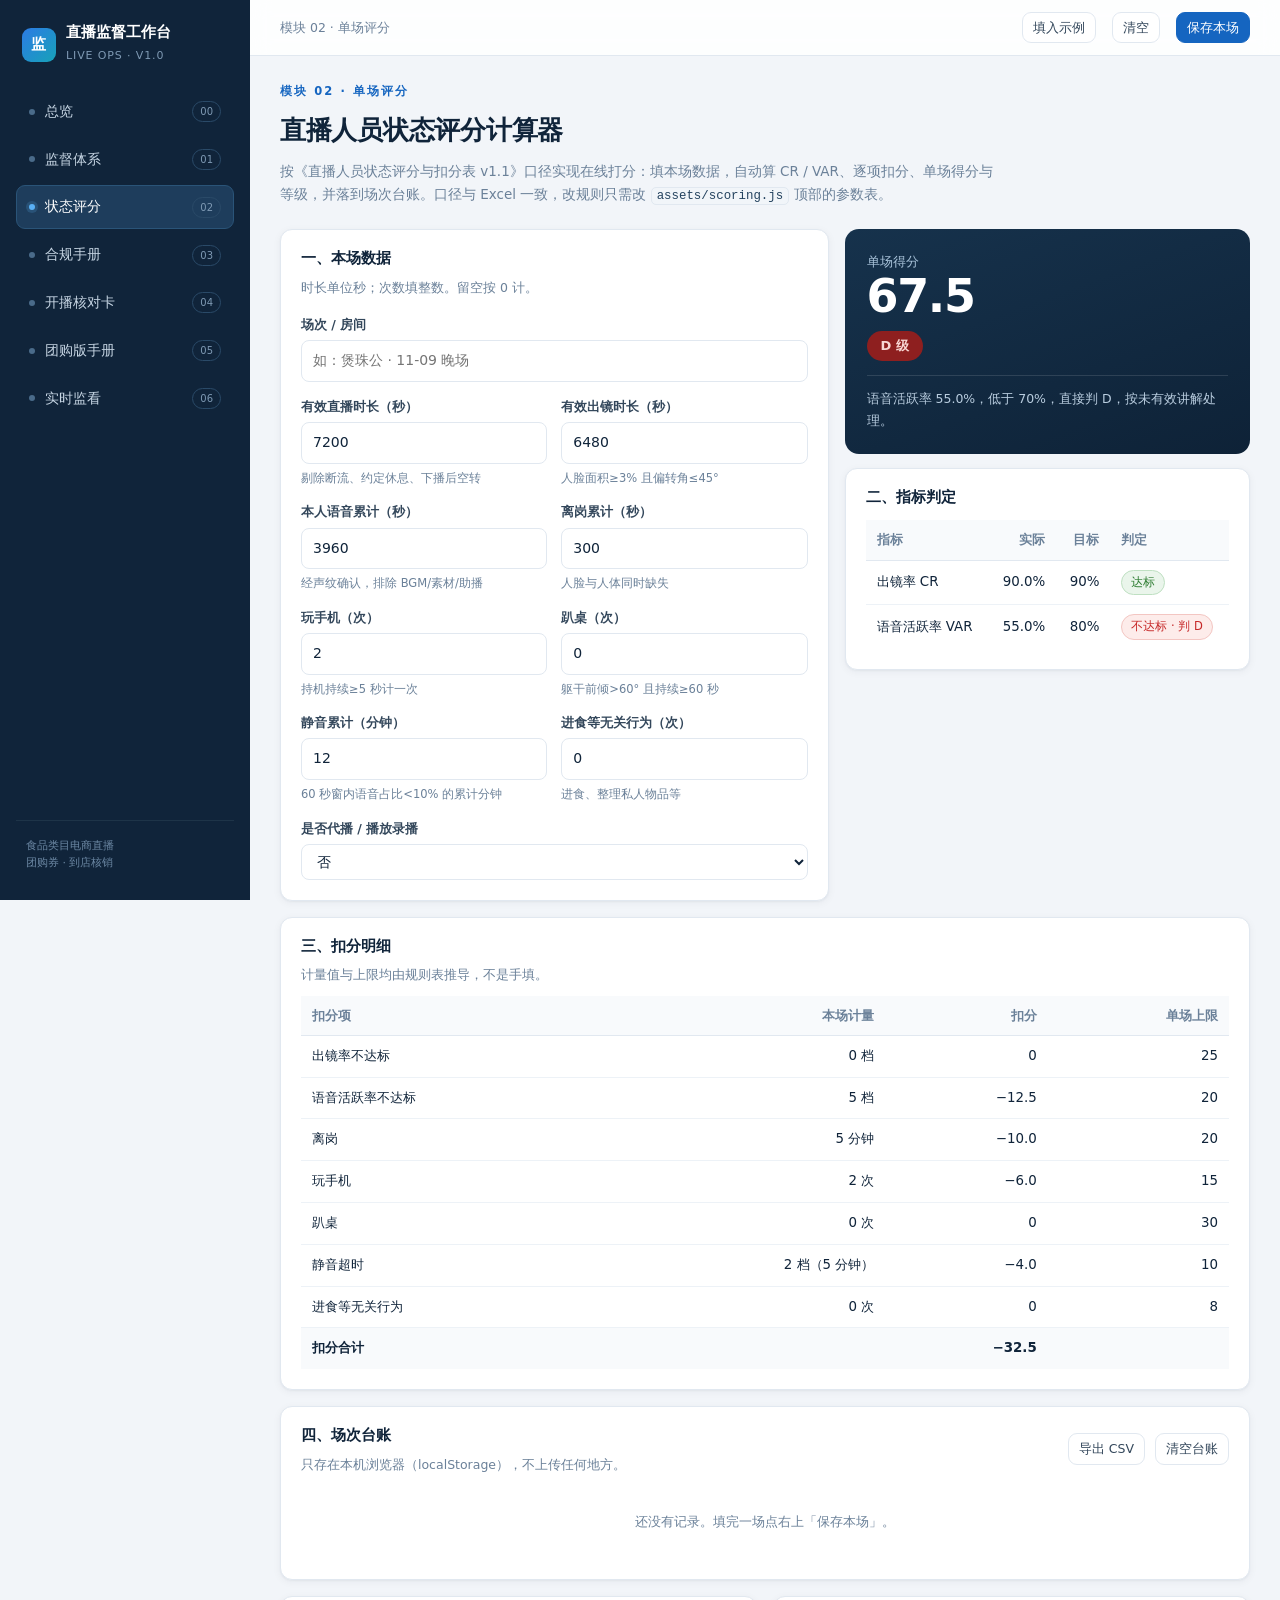
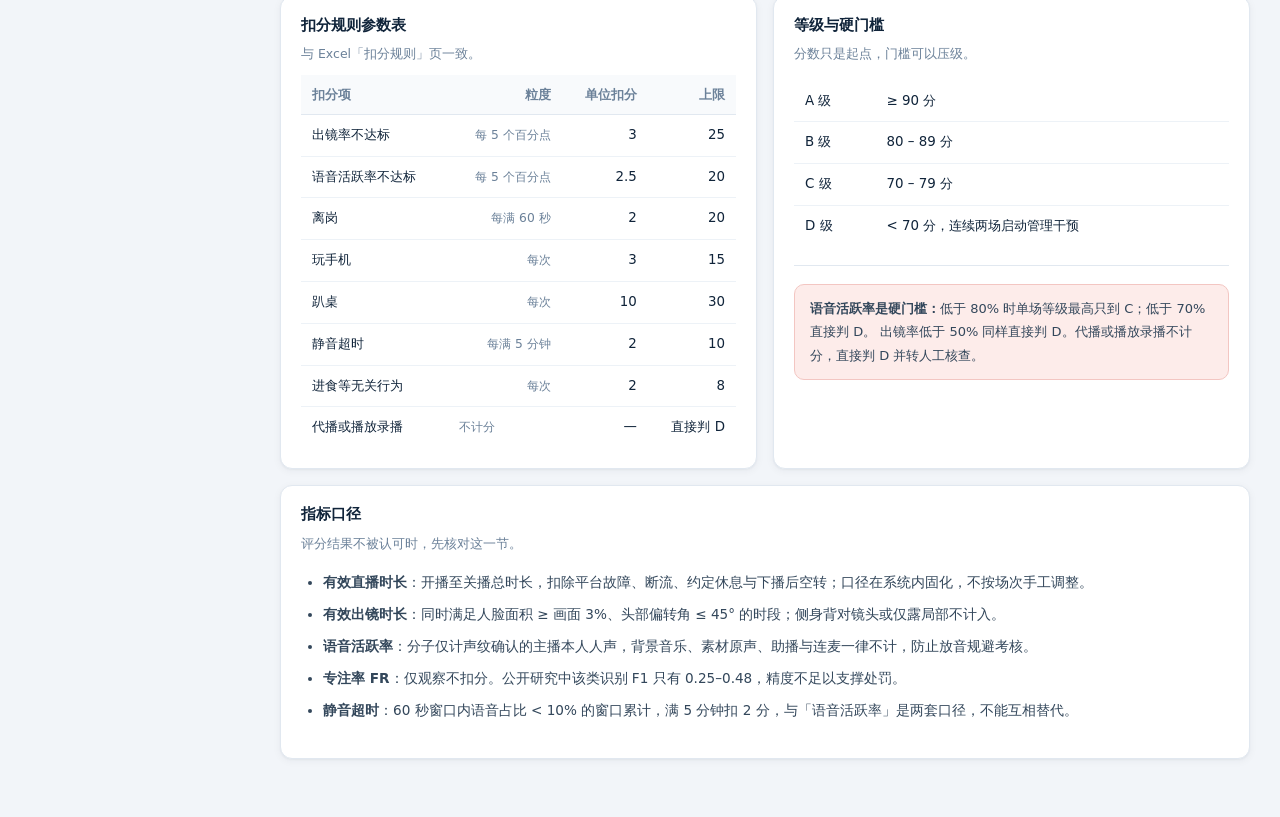
<file: scoring.html>
<!DOCTYPE html>
<html lang="zh-CN">
<head>
<meta charset="UTF-8">
<meta name="viewport" content="width=device-width, initial-scale=1">
<title>状态评分 · 直播监督工作台</title>
<link rel="stylesheet" href="assets/base.css">
</head>
<body>
<div class="app">
  <aside class="sidebar">
    <div class="brand">
      <div class="logo">监</div>
      <div><b>直播监督工作台</b><span>LIVE OPS · V1.0</span></div>
    </div>
    <a class="nav-item" href="index.html"><span class="dot"></span>总览<span class="tag">00</span></a>
    <a class="nav-item" href="system.html"><span class="dot"></span>监督体系<span class="tag">01</span></a>
    <a class="nav-item active" href="scoring.html"><span class="dot"></span>状态评分<span class="tag">02</span></a>
    <a class="nav-item" href="manual.html"><span class="dot"></span>合规手册<span class="tag">03</span></a>
    <a class="nav-item" href="check.html"><span class="dot"></span>开播核对卡<span class="tag">04</span></a>
    <a class="nav-item" href="tuangou.html"><span class="dot"></span>团购版手册<span class="tag">05</span></a>
    <a class="nav-item" href="live.html"><span class="dot"></span>实时监看<span class="tag">06</span></a>
    <div class="foot">食品类目电商直播<br>团购券 · 到店核销</div>
  </aside>

  <div class="main">
    <div class="topbar">
      <span class="crumb">模块 02 · 单场评分</span>
      <div class="spacer"></div>
      <button class="btn sm" id="btnSample">填入示例</button>
      <button class="btn sm" id="btnReset">清空</button>
      <button class="btn primary sm" id="btnSave">保存本场</button>
    </div>

    <div class="content">
      <div class="wrap-wide">
        <div class="page-h">
          <div class="eyebrow">模块 02 · 单场评分</div>
          <h2>直播人员状态评分计算器</h2>
          <p>按《直播人员状态评分与扣分表 v1.1》口径实现在线打分：填本场数据，自动算 CR / VAR、逐项扣分、单场得分与等级，并落到场次台账。口径与 Excel 一致，改规则只需改 <code>assets/scoring.js</code> 顶部的参数表。</p>
        </div>

        <div class="grid g2" style="grid-template-columns: minmax(0,1.15fr) minmax(0,.85fr); align-items:start;">

          <!-- 输入区 -->
          <div class="card">
            <div class="card-h">
              <h3>一、本场数据</h3>
              <p>时长单位秒；次数填整数。留空按 0 计。</p>
            </div>
            <div class="card-b">
              <div class="stack">
                <div class="field">
                  <label for="room">场次 / 房间</label>
                  <input id="room" type="text" placeholder="如：煲珠公 · 11-09 晚场">
                </div>
                <div class="grid g2" style="gap:14px">
                  <div class="field">
                    <label for="liveSec">有效直播时长（秒）</label>
                    <input id="liveSec" type="number" min="0" step="60" value="7200">
                    <span class="hint">剔除断流、约定休息、下播后空转</span>
                  </div>
                  <div class="field">
                    <label for="faceSec">有效出镜时长（秒）</label>
                    <input id="faceSec" type="number" min="0" step="60" value="6480">
                    <span class="hint">人脸面积≥3% 且偏转角≤45°</span>
                  </div>
                  <div class="field">
                    <label for="voiceSec">本人语音累计（秒）</label>
                    <input id="voiceSec" type="number" min="0" step="60" value="3960">
                    <span class="hint">经声纹确认，排除 BGM/素材/助播</span>
                  </div>
                  <div class="field">
                    <label for="awaySec">离岗累计（秒）</label>
                    <input id="awaySec" type="number" min="0" step="10" value="300">
                    <span class="hint">人脸与人体同时缺失</span>
                  </div>
                  <div class="field">
                    <label for="phoneCnt">玩手机（次）</label>
                    <input id="phoneCnt" type="number" min="0" step="1" value="2">
                    <span class="hint">持机持续≥5 秒计一次</span>
                  </div>
                  <div class="field">
                    <label for="lieCnt">趴桌（次）</label>
                    <input id="lieCnt" type="number" min="0" step="1" value="0">
                    <span class="hint">躯干前倾>60° 且持续≥60 秒</span>
                  </div>
                  <div class="field">
                    <label for="silenceMin">静音累计（分钟）</label>
                    <input id="silenceMin" type="number" min="0" step="1" value="12">
                    <span class="hint">60 秒窗内语音占比<10% 的累计分钟</span>
                  </div>
                  <div class="field">
                    <label for="eatCnt">进食等无关行为（次）</label>
                    <input id="eatCnt" type="number" min="0" step="1" value="0">
                    <span class="hint">进食、整理私人物品等</span>
                  </div>
                </div>
                <div class="field">
                  <label for="proxy">是否代播 / 播放录播</label>
                  <select id="proxy">
                    <option value="0">否</option>
                    <option value="1">是（直接判 D 并转人工核查）</option>
                  </select>
                </div>
              </div>
            </div>
          </div>

          <!-- 结果区 -->
          <div class="stack">
            <div class="result" id="result">
              <div class="lvl">单场得分</div>
              <div class="score" id="score">67.5</div>
              <div class="lv lv-D" id="level">D 级</div>
              <div class="note" id="note">语音活跃率低于 70%，直接判 D，按未有效讲解处理。</div>
            </div>

            <div class="card">
              <div class="card-h"><h3>二、指标判定</h3></div>
              <div class="card-b" style="padding-top:10px">
                <table class="tbl">
                  <thead><tr><th>指标</th><th class="num">实际</th><th class="num">目标</th><th>判定</th></tr></thead>
                  <tbody>
                    <tr><td>出镜率 CR</td><td class="num" id="crVal">90.0%</td><td class="num">90%</td><td id="crBadge"><span class="badge a">达标</span></td></tr>
                    <tr><td>语音活跃率 VAR</td><td class="num" id="varVal">55.0%</td><td class="num">80%</td><td id="varBadge"><span class="badge d">不达标</span></td></tr>
                  </tbody>
                </table>
              </div>
            </div>
          </div>
        </div>

        <!-- 扣分明细 -->
        <div class="card" style="margin-top:16px">
          <div class="card-h">
            <h3>三、扣分明细</h3>
            <p>计量值与上限均由规则表推导，不是手填。</p>
          </div>
          <div class="card-b" style="padding-top:10px">
            <table class="tbl" id="deductTable">
              <thead><tr><th>扣分项</th><th class="num">本场计量</th><th class="num">扣分</th><th class="num">单场上限</th></tr></thead>
              <tbody></tbody>
            </table>
          </div>
        </div>

        <!-- 台账 -->
        <div class="card" style="margin-top:16px">
          <div class="card-h" style="display:flex;align-items:center;gap:12px">
            <div>
              <h3>四、场次台账</h3>
              <p>只存在本机浏览器（localStorage），不上传任何地方。</p>
            </div>
            <div class="right row">
              <button class="btn sm" id="btnCsv">导出 CSV</button>
              <button class="btn sm" id="btnClearLog">清空台账</button>
            </div>
          </div>
          <div class="card-b" style="padding-top:10px">
            <table class="tbl" id="logTable">
              <thead><tr><th>时间</th><th>场次</th><th class="num">CR</th><th class="num">VAR</th><th class="num">得分</th><th>等级</th><th></th></tr></thead>
              <tbody></tbody>
            </table>
            <div class="empty hide" id="logEmpty">还没有记录。填完一场点右上「保存本场」。</div>
          </div>
        </div>

        <!-- 规则表 -->
        <div class="grid g2" style="margin-top:16px">
          <div class="card">
            <div class="card-h"><h3>扣分规则参数表</h3><p>与 Excel「扣分规则」页一致。</p></div>
            <div class="card-b" style="padding-top:10px">
              <table class="tbl" id="ruleTable">
                <thead><tr><th>扣分项</th><th class="num">粒度</th><th class="num">单位扣分</th><th class="num">上限</th></tr></thead>
                <tbody></tbody>
              </table>
            </div>
          </div>
          <div class="card">
            <div class="card-h"><h3>等级与硬门槛</h3><p>分数只是起点，门槛可以压级。</p></div>
            <div class="card-b">
              <table class="tbl">
                <tbody>
                  <tr><td>A 级</td><td>≥ 90 分</td></tr>
                  <tr><td>B 级</td><td>80 – 89 分</td></tr>
                  <tr><td>C 级</td><td>70 – 79 分</td></tr>
                  <tr><td>D 级</td><td>&lt; 70 分，连续两场启动管理干预</td></tr>
                </tbody>
              </table>
              <div class="hr"></div>
              <div class="callout warn" style="font-size:13px">
                <b>语音活跃率是硬门槛：</b>低于 80% 时单场等级最高只到 C；低于 70% 直接判 D。
                出镜率低于 50% 同样直接判 D。代播或播放录播不计分，直接判 D 并转人工核查。
              </div>
            </div>
          </div>
        </div>

        <div class="card" style="margin-top:16px">
          <div class="card-h"><h3>指标口径</h3><p>评分结果不被认可时，先核对这一节。</p></div>
          <div class="card-b">
            <div class="doc" style="font-size:13.6px">
              <ul>
                <li><b>有效直播时长</b>：开播至关播总时长，扣除平台故障、断流、约定休息与下播后空转；口径在系统内固化，不按场次手工调整。</li>
                <li><b>有效出镜时长</b>：同时满足人脸面积 ≥ 画面 3%、头部偏转角 ≤ 45° 的时段；侧身背对镜头或仅露局部不计入。</li>
                <li><b>语音活跃率</b>：分子仅计声纹确认的主播本人人声，背景音乐、素材原声、助播与连麦一律不计，防止放音规避考核。</li>
                <li><b>专注率 FR</b>：仅观察不扣分。公开研究中该类识别 F1 只有 0.25–0.48，精度不足以支撑处罚。</li>
                <li><b>静音超时</b>：60 秒窗口内语音占比 &lt; 10% 的窗口累计，满 5 分钟扣 2 分，与「语音活跃率」是两套口径，不能互相替代。</li>
              </ul>
            </div>
          </div>
        </div>

      </div>
    </div>
  </div>
</div>
<script src="assets/app.js"></script>
<script src="assets/scoring.js"></script>
</body>
</html>
</file>
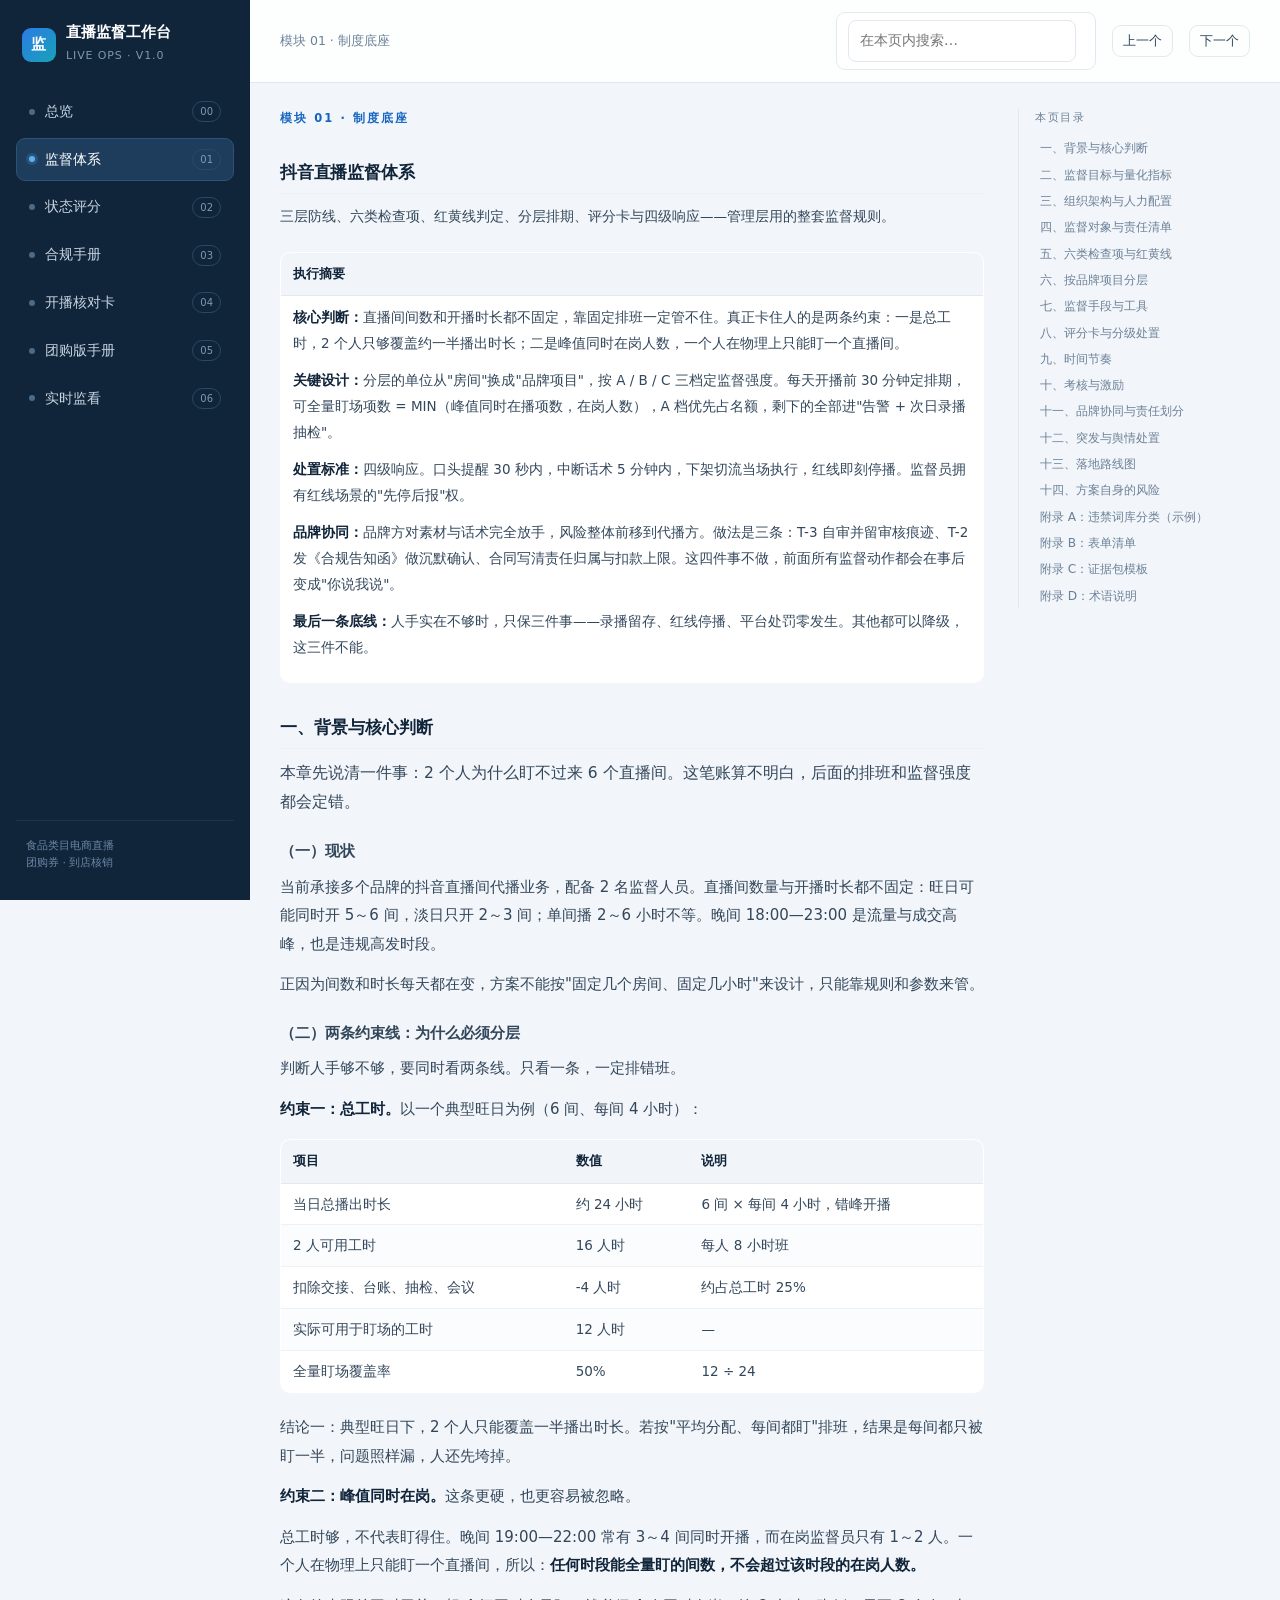
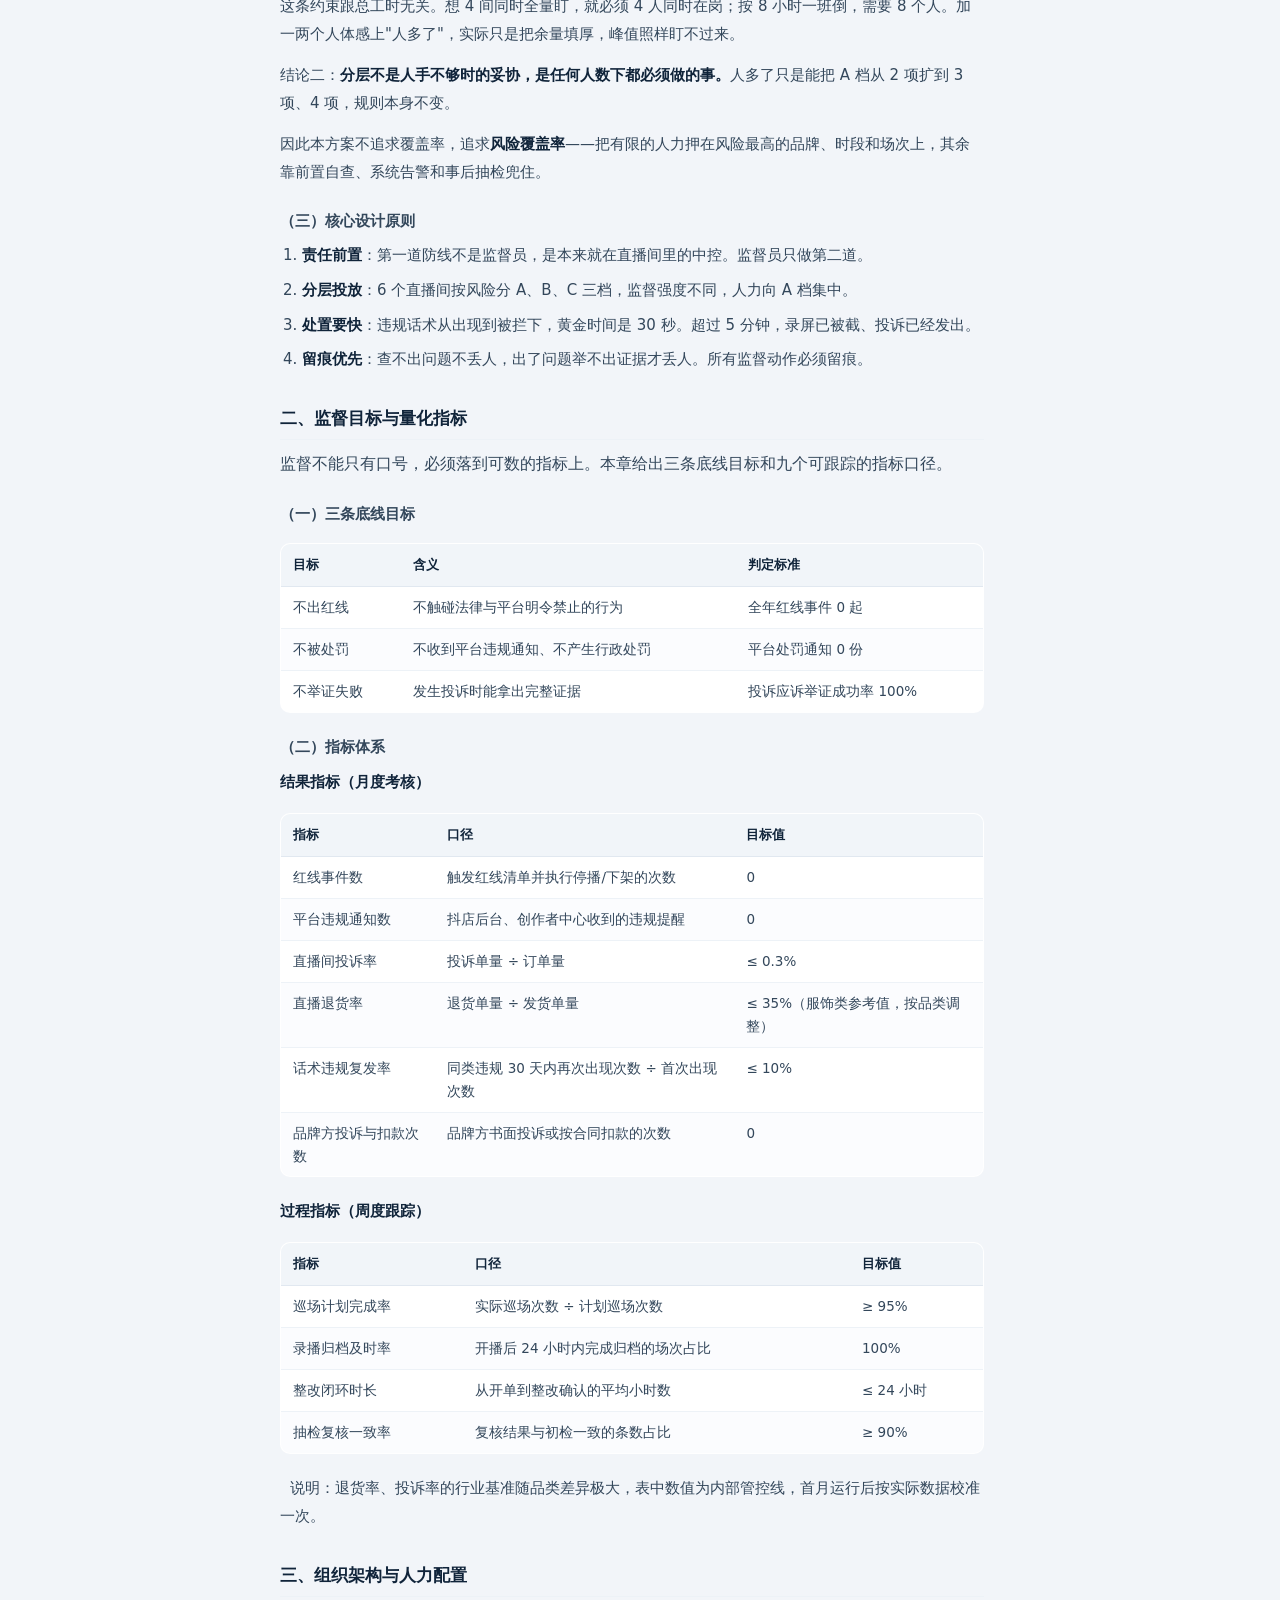
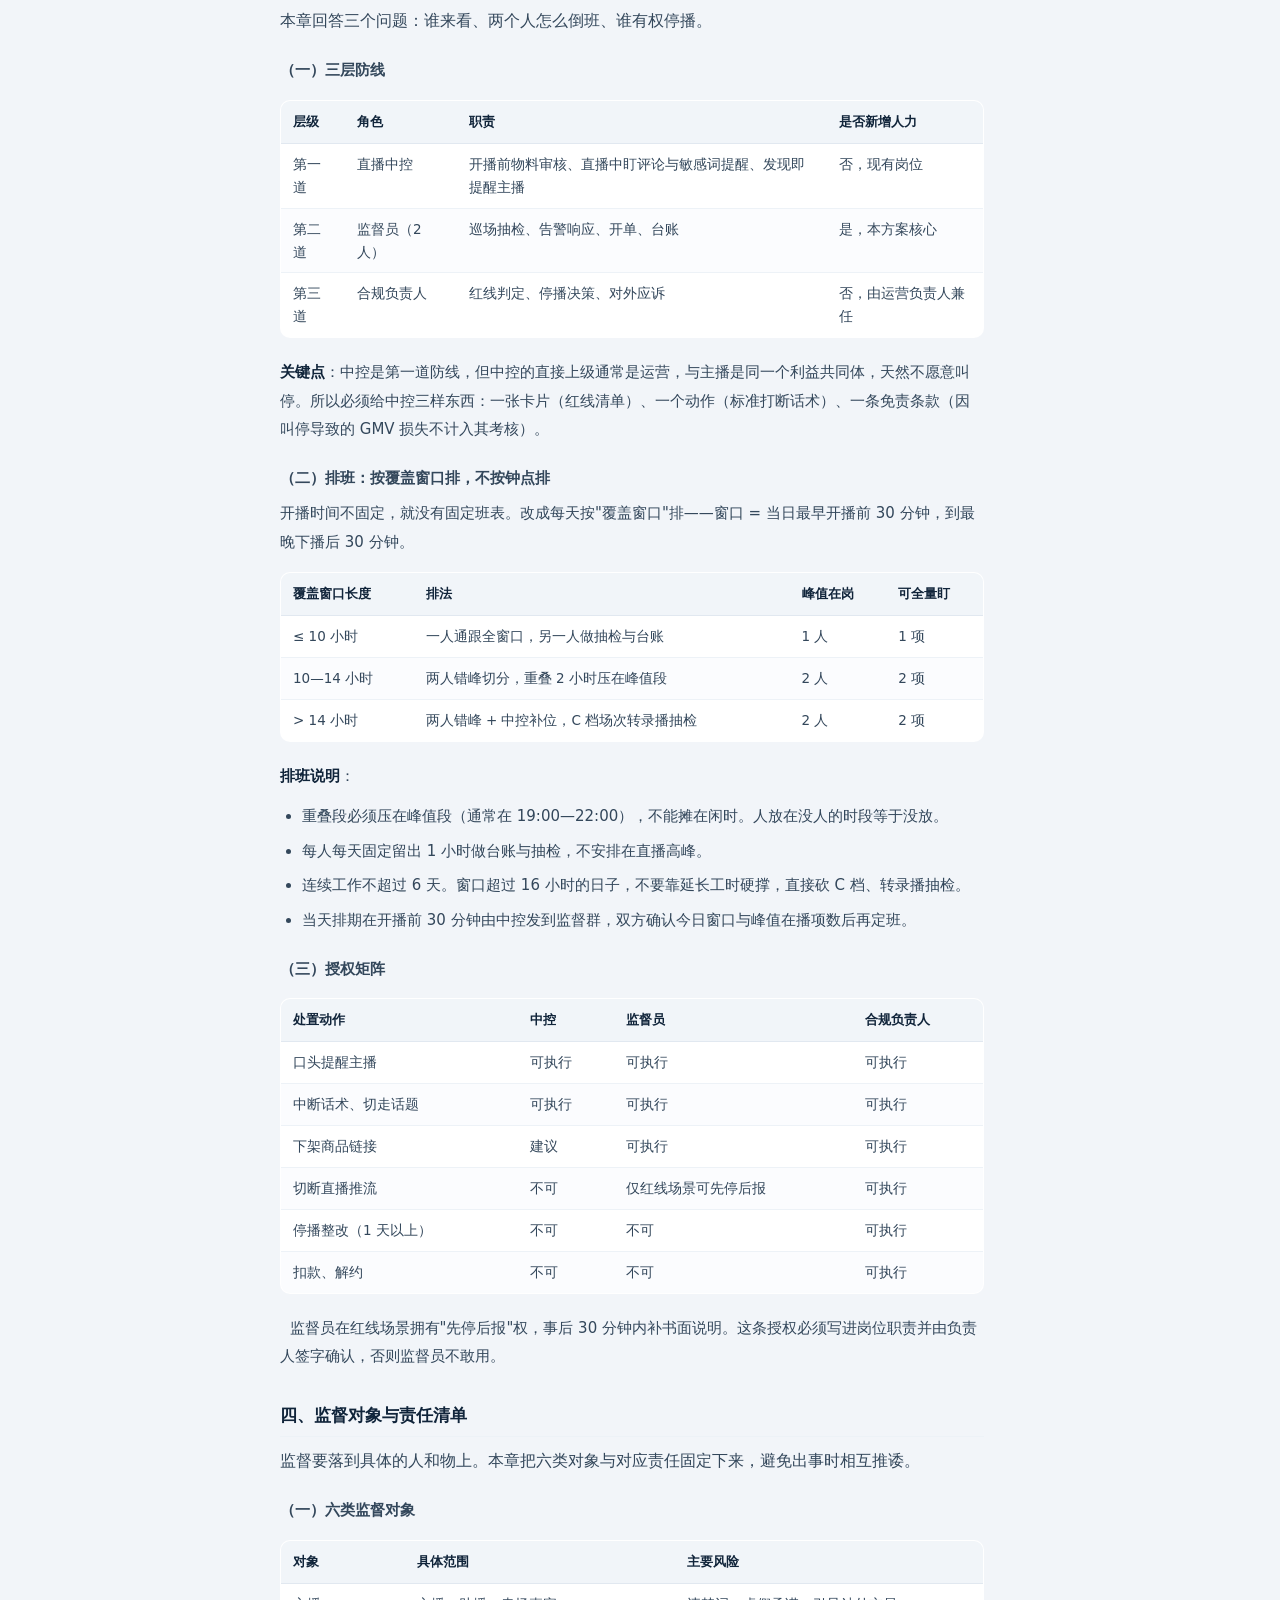
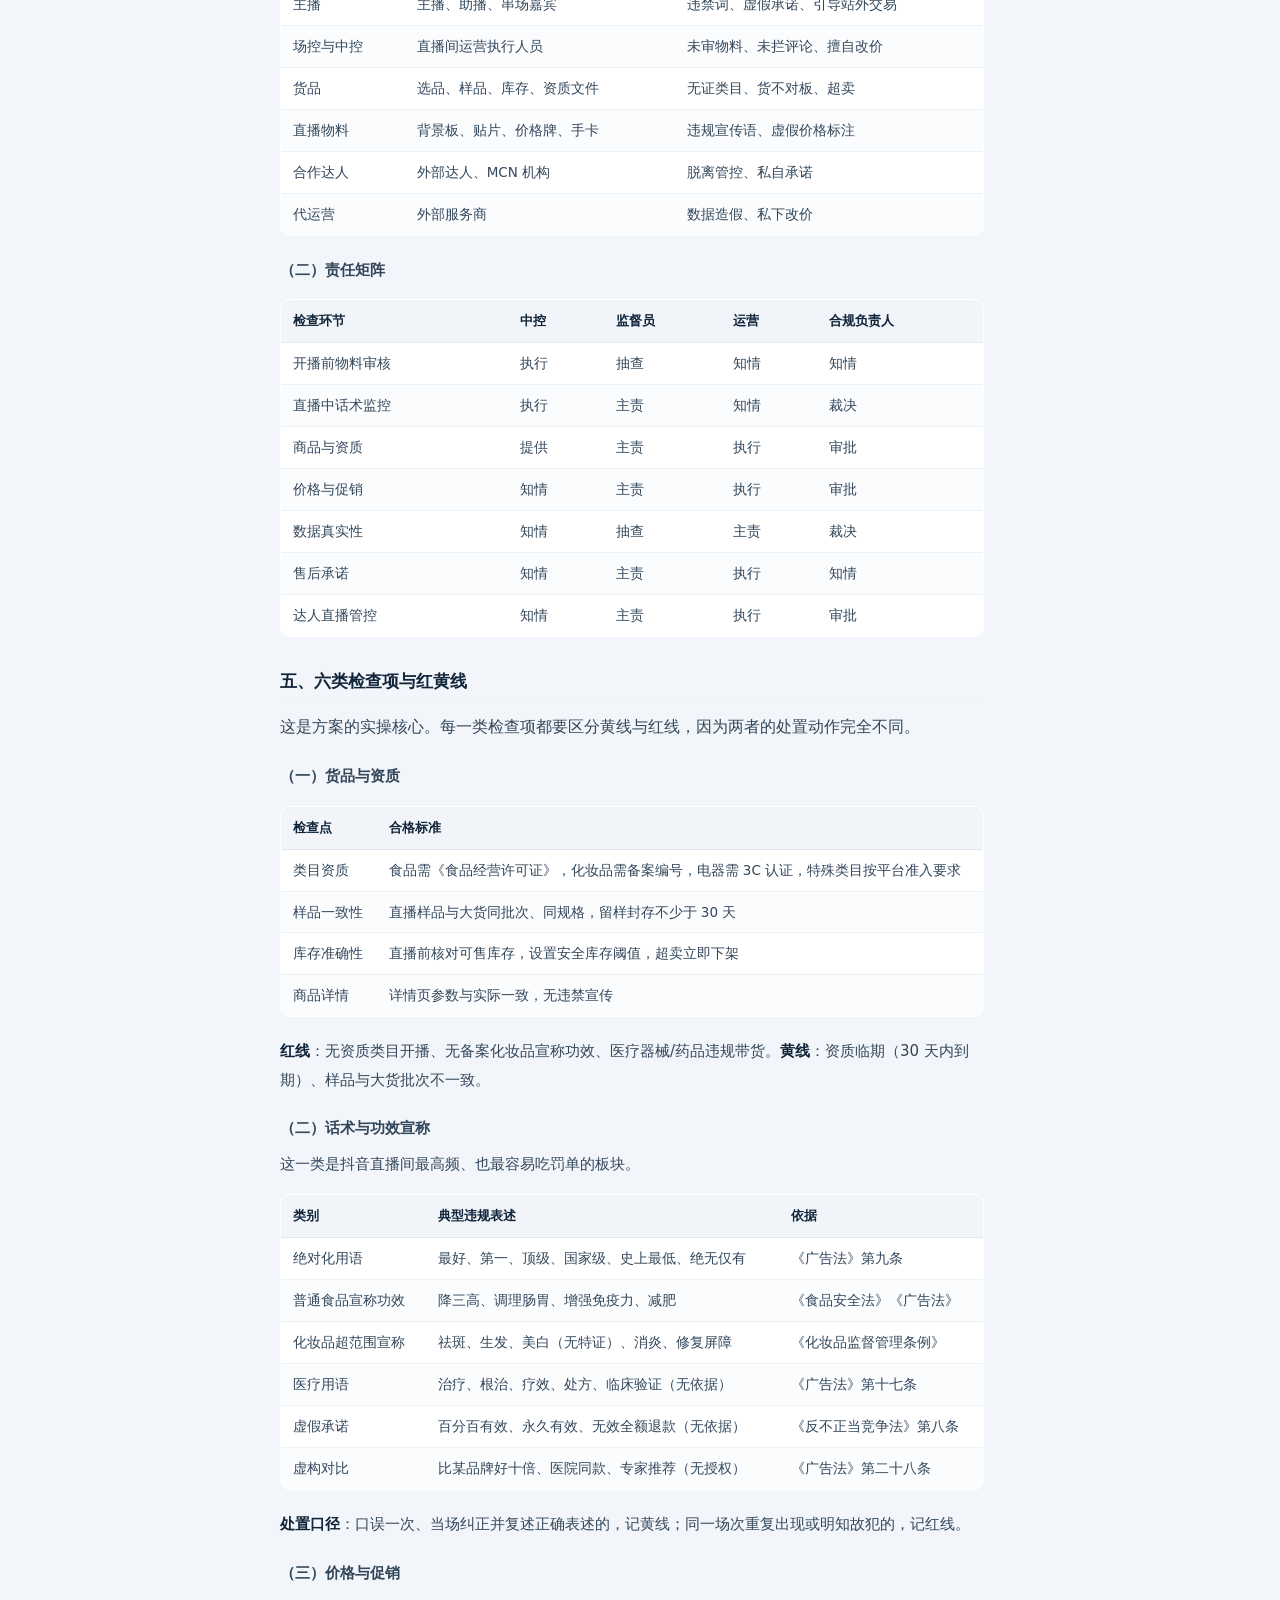
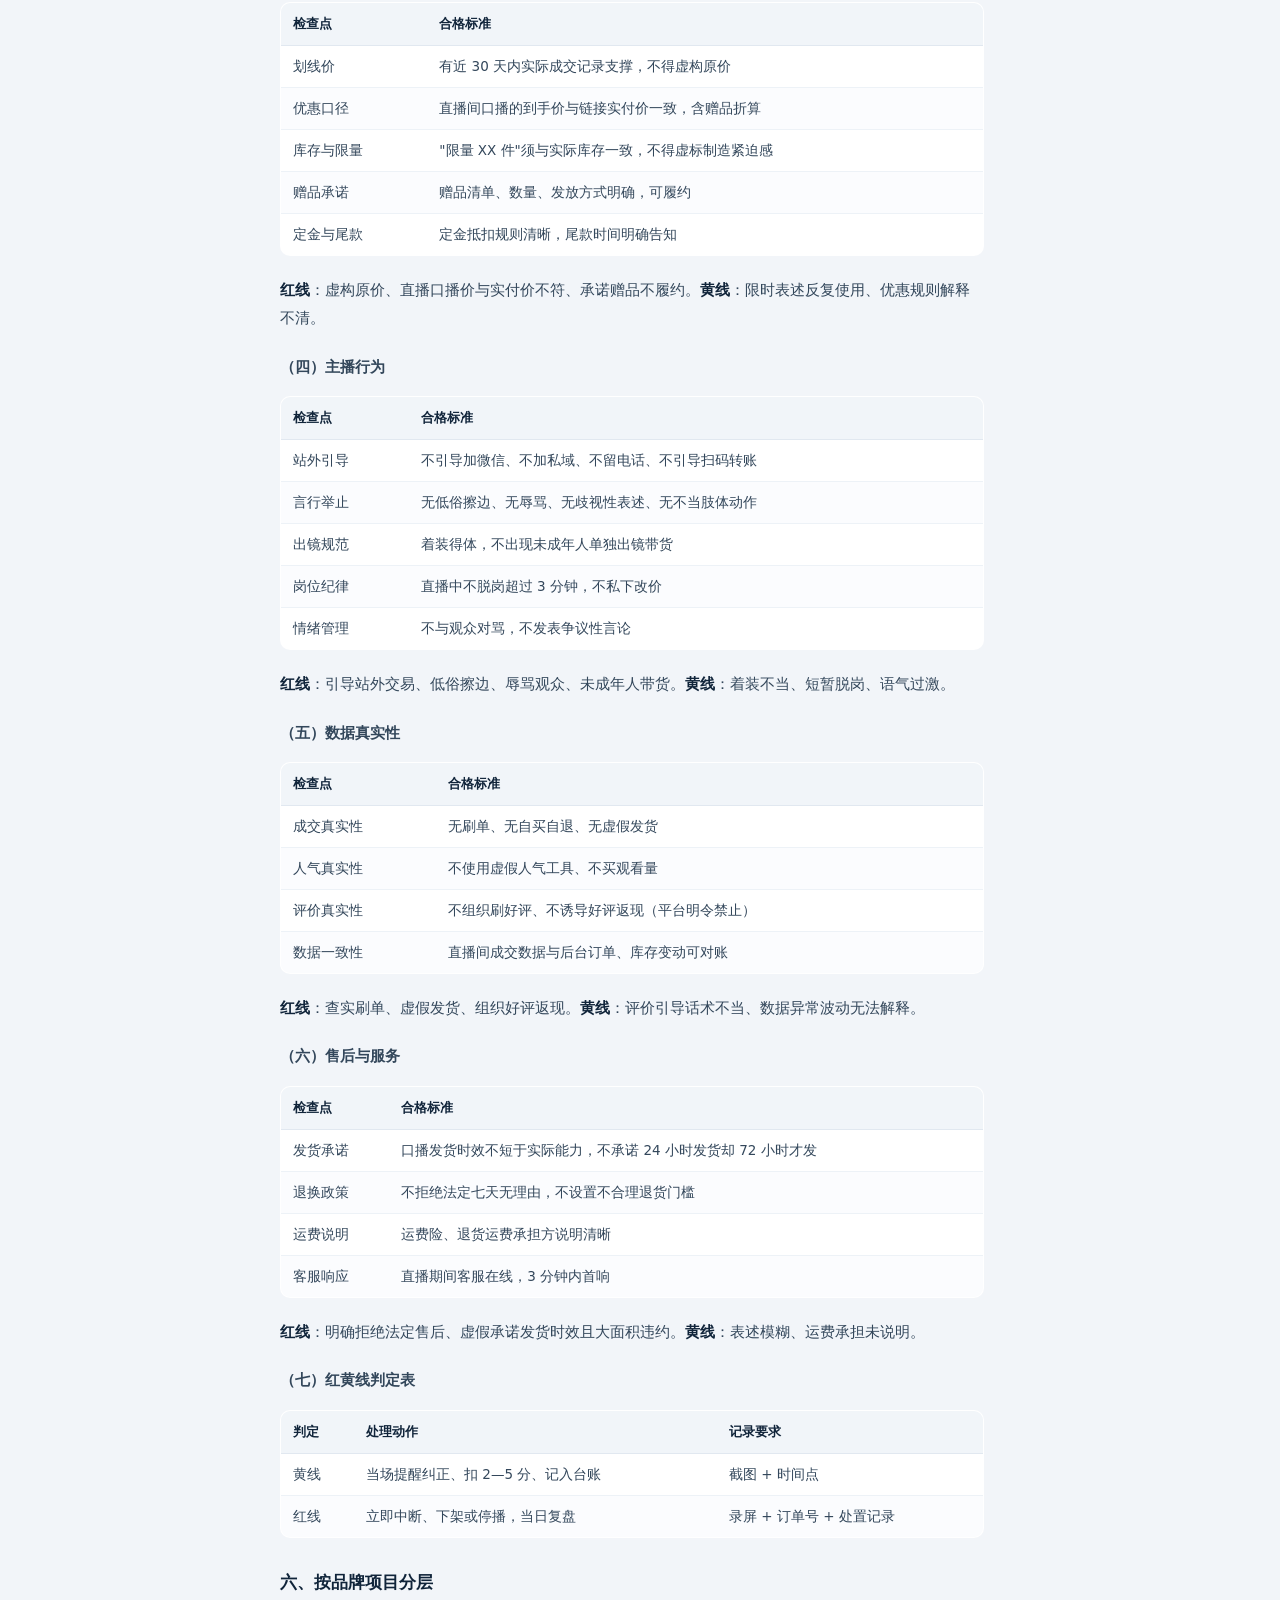
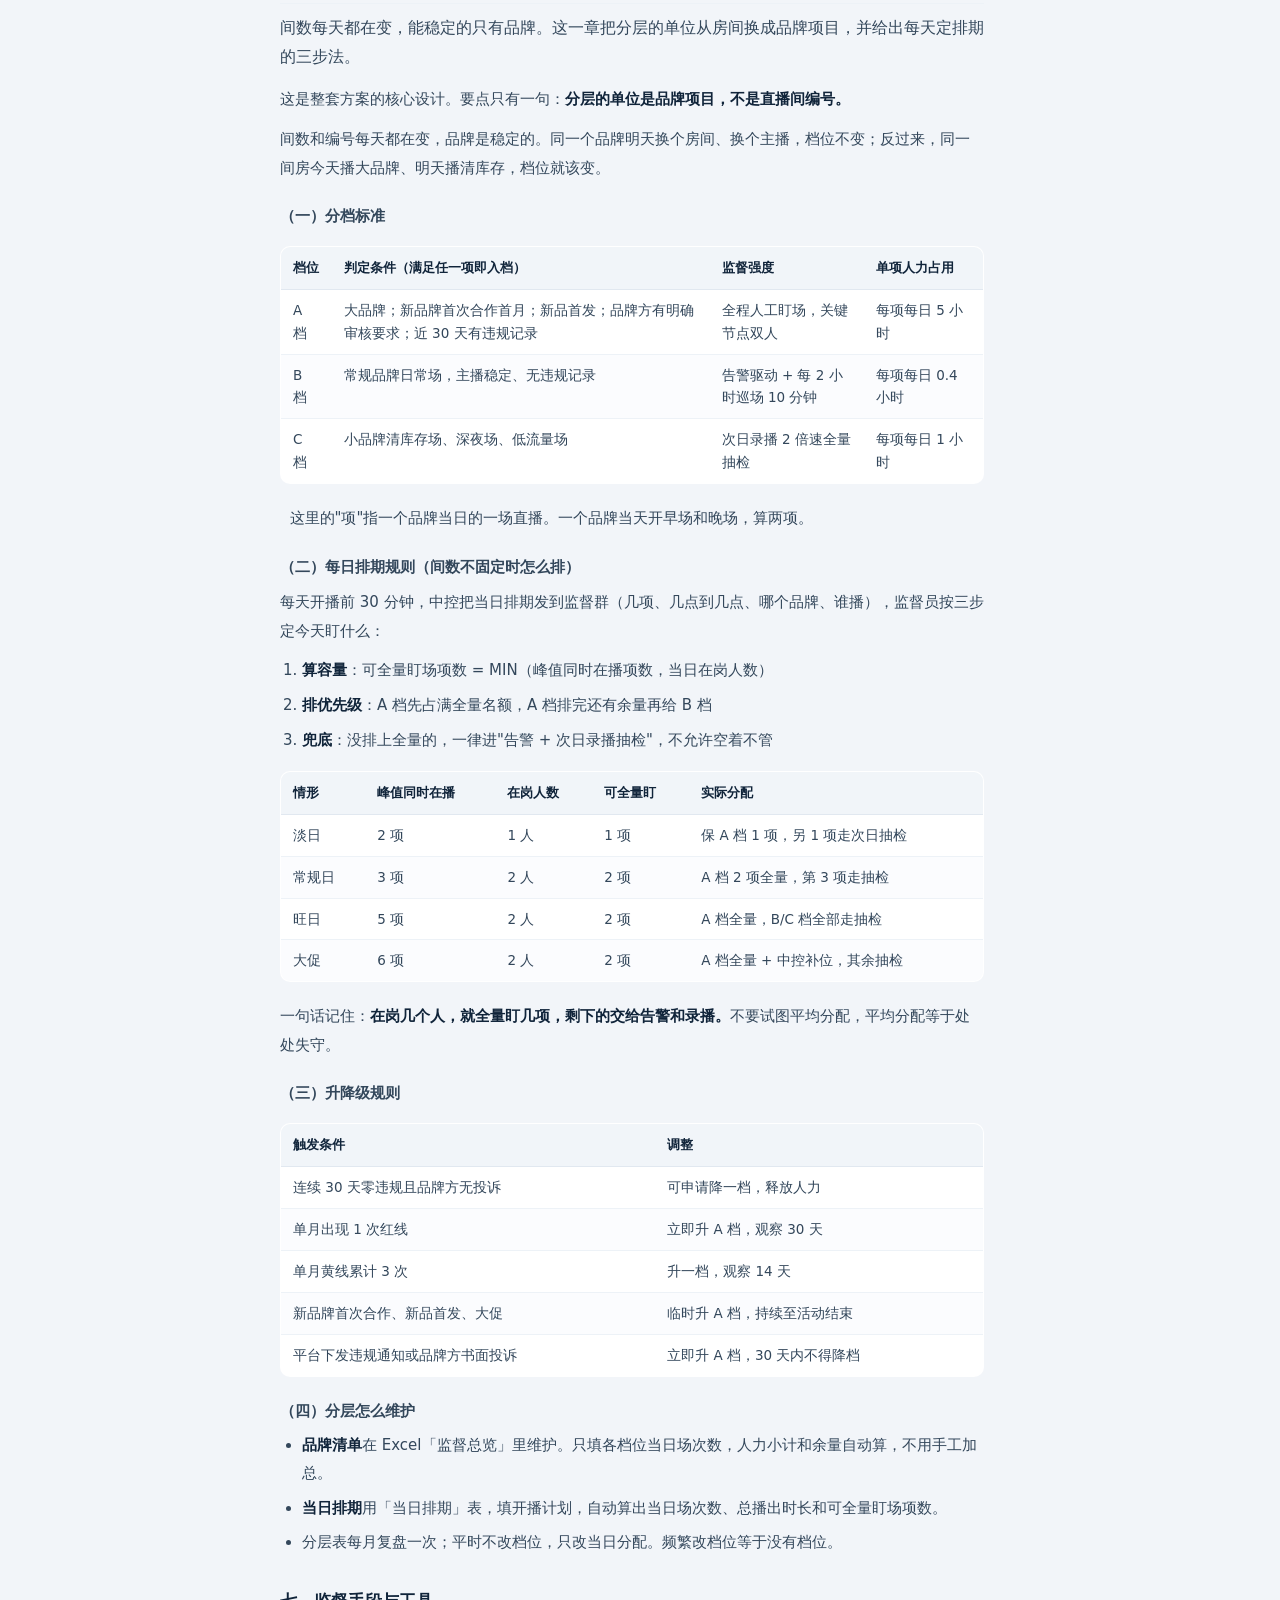
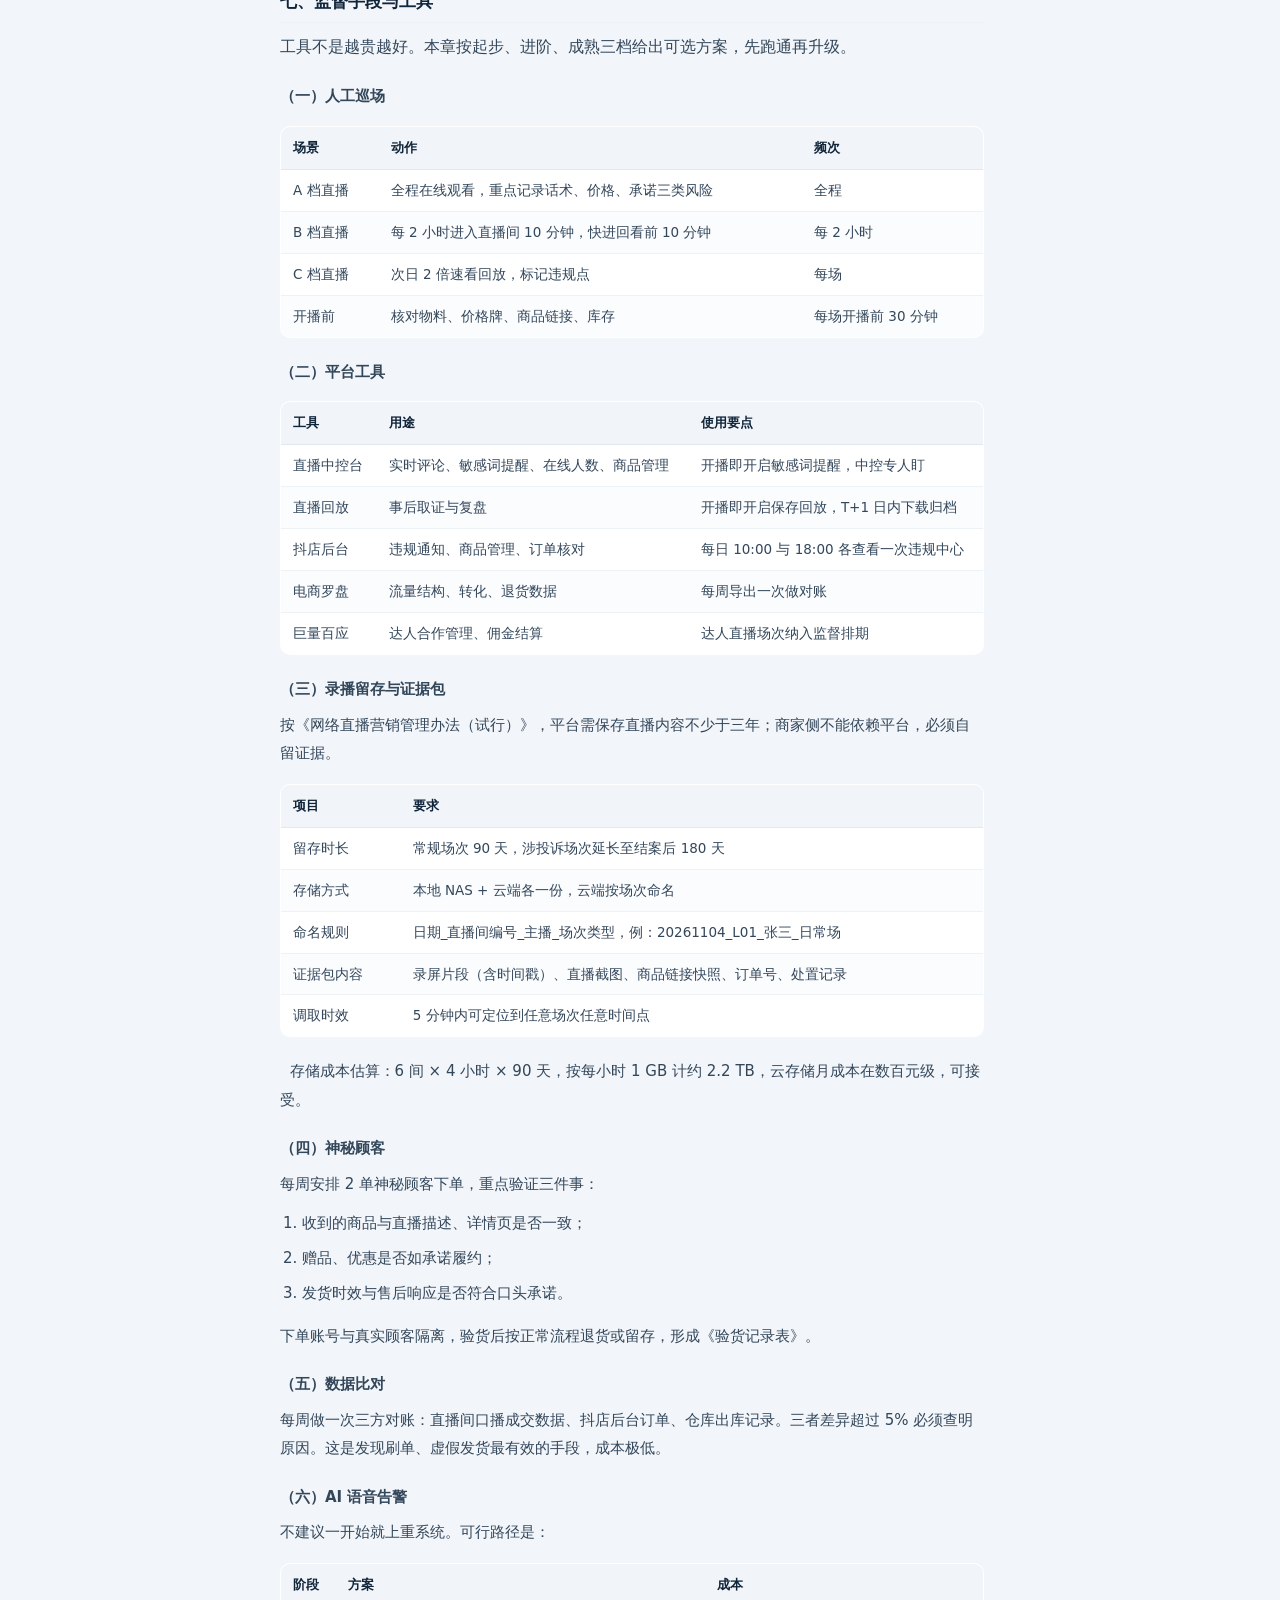
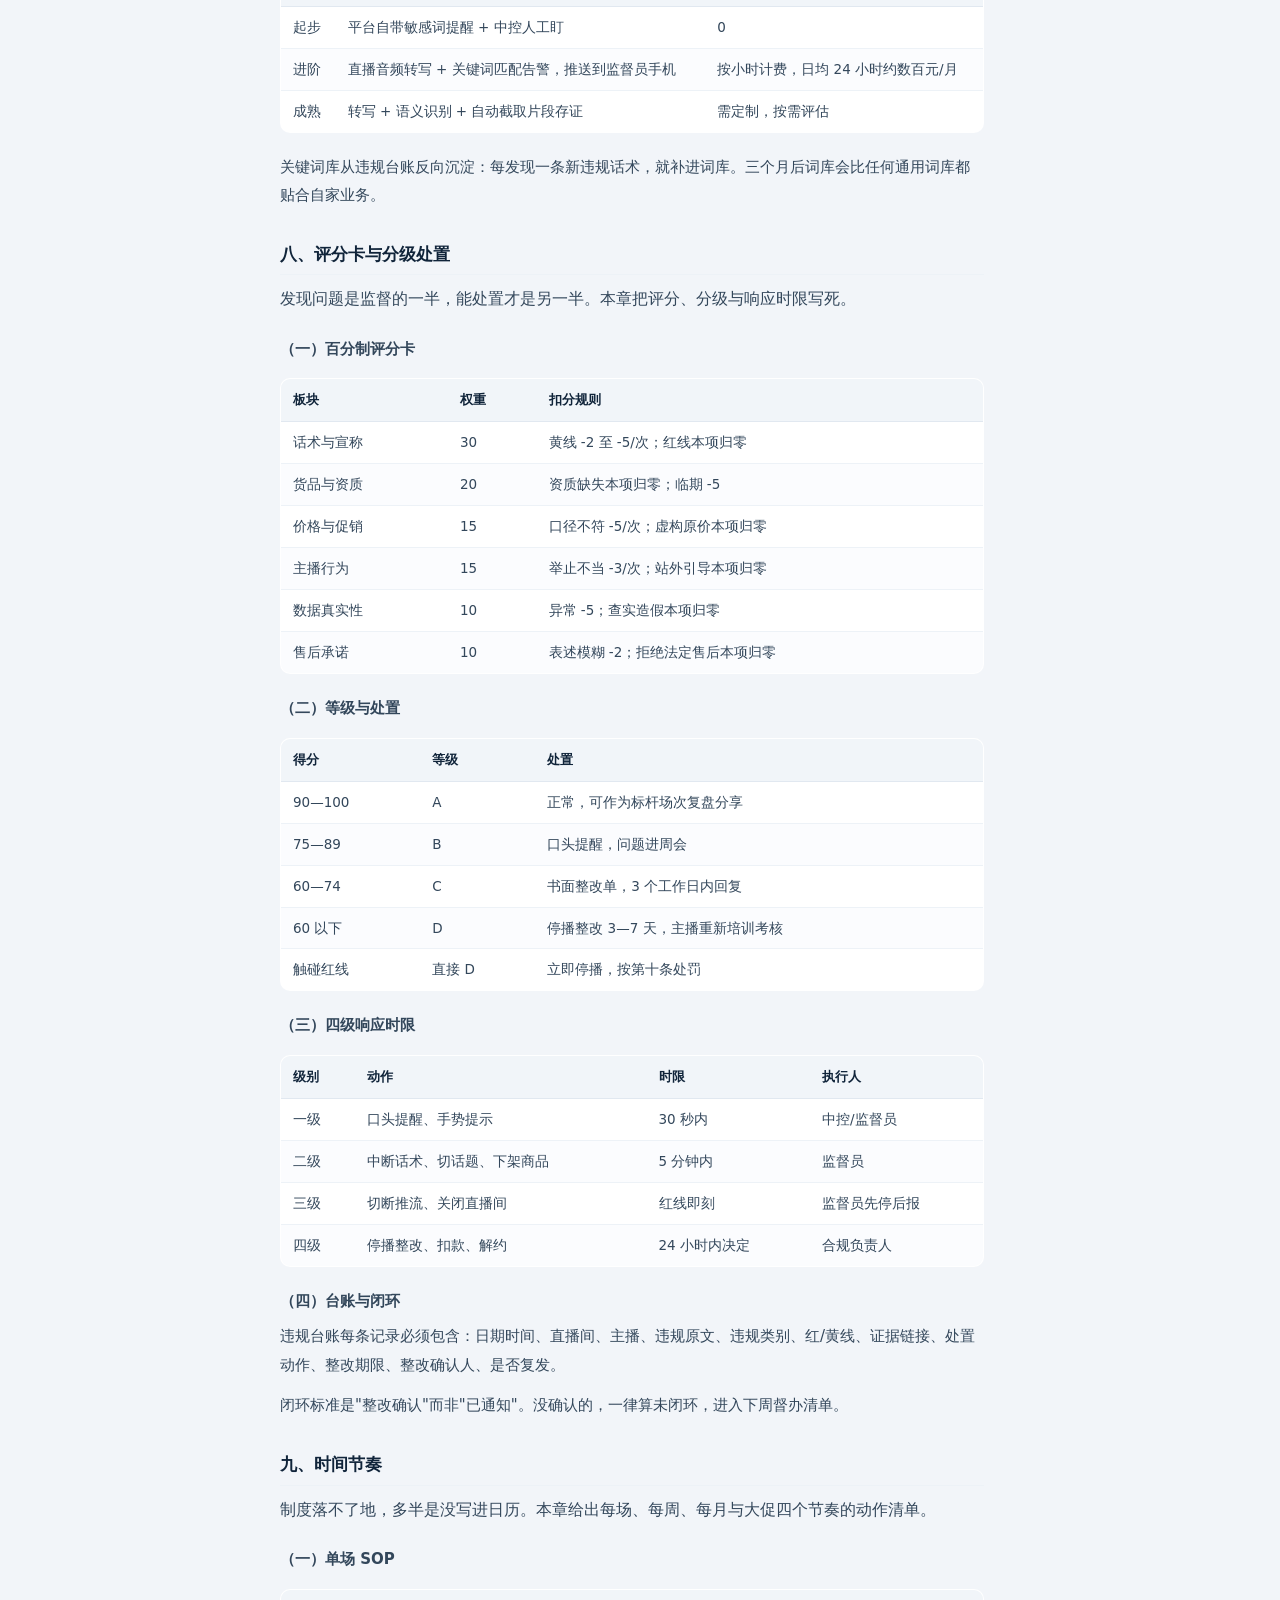
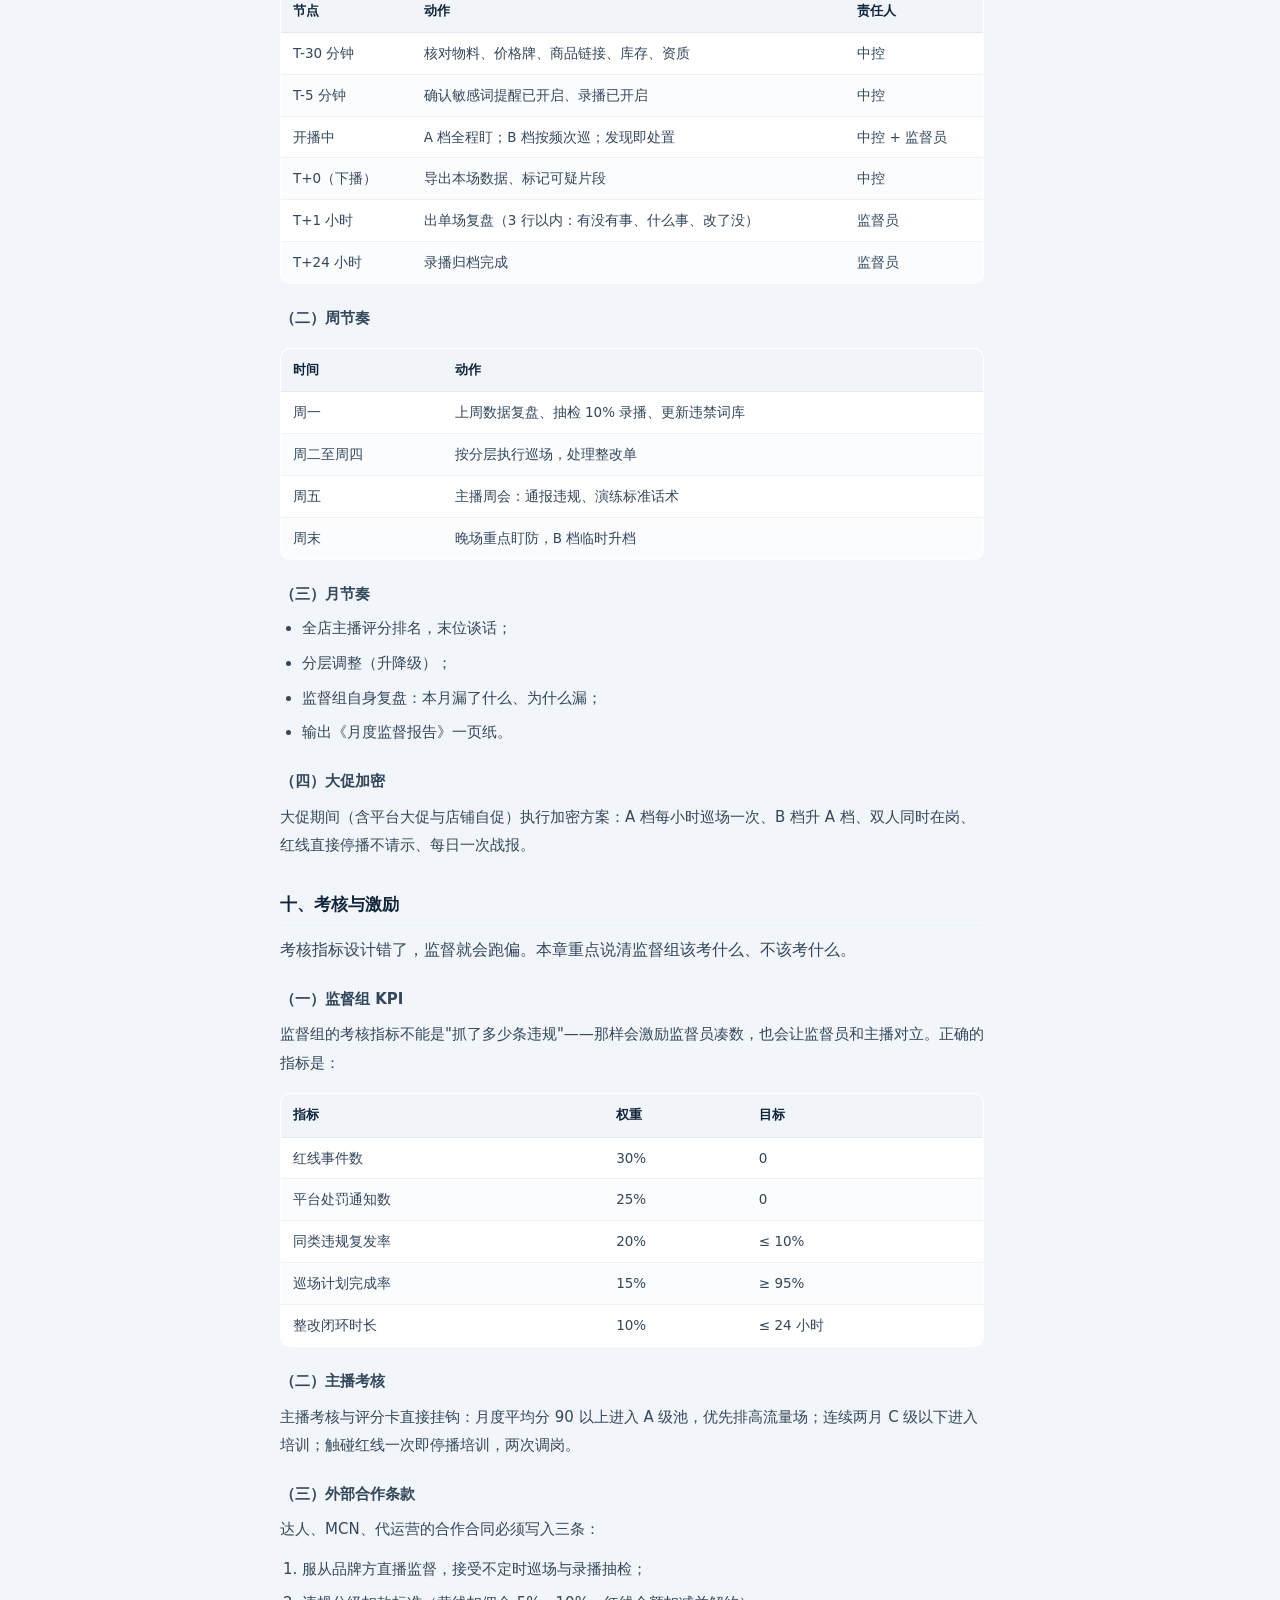
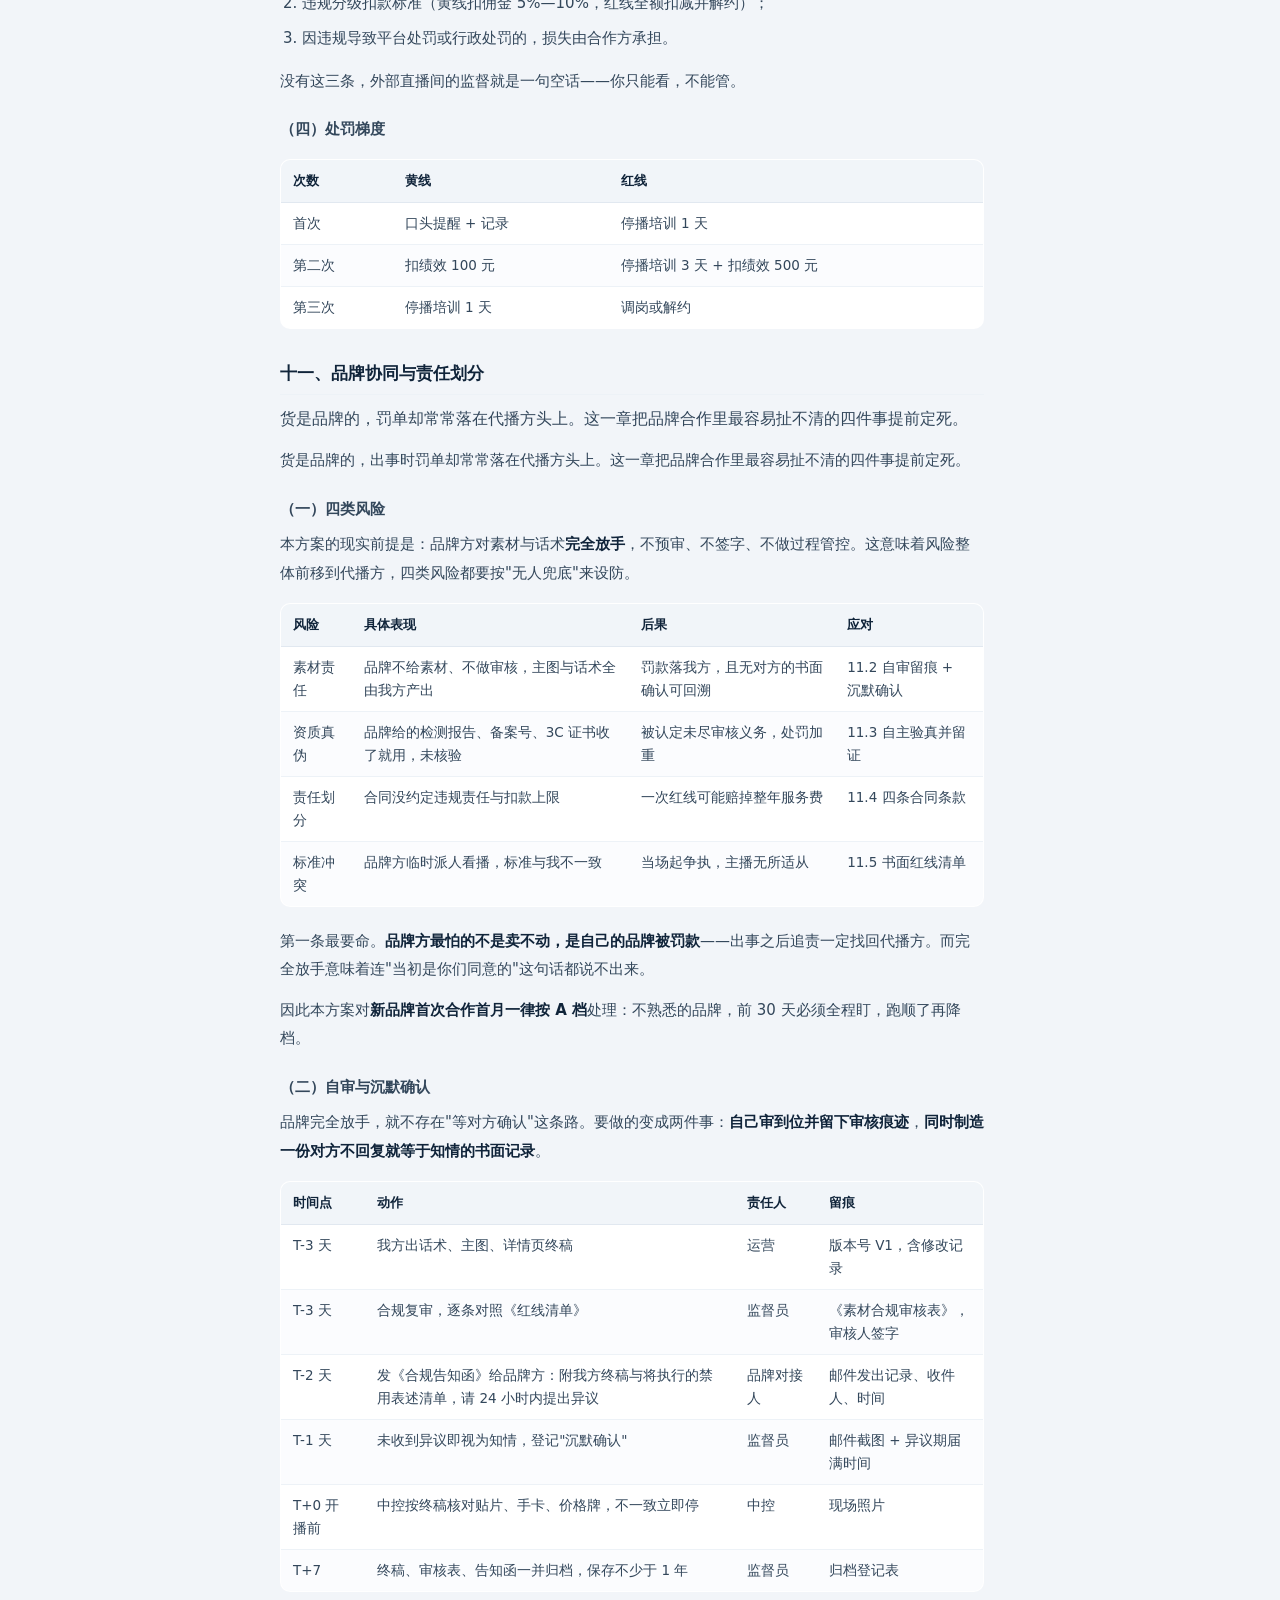
<file: system.html>
<!DOCTYPE html>
<html lang="zh-CN">
<head>
<meta charset="UTF-8">
<meta name="viewport" content="width=device-width, initial-scale=1">
<title>抖音直播监督体系 · 直播监督工作台</title>
<link rel="stylesheet" href="assets/base.css">
</head>
<body>
<div class="app">
  <aside class="sidebar">
    <div class="brand">
      <div class="logo">监</div>
      <div><b>直播监督工作台</b><span>LIVE OPS · V1.0</span></div>
    </div>
    <a class="nav-item" href="index.html"><span class="dot"></span>总览<span class="tag">00</span></a>
    <a class="nav-item active" href="system.html"><span class="dot"></span>监督体系<span class="tag">01</span></a>
    <a class="nav-item" href="scoring.html"><span class="dot"></span>状态评分<span class="tag">02</span></a>
    <a class="nav-item" href="manual.html"><span class="dot"></span>合规手册<span class="tag">03</span></a>
    <a class="nav-item" href="check.html"><span class="dot"></span>开播核对卡<span class="tag">04</span></a>
    <a class="nav-item" href="tuangou.html"><span class="dot"></span>团购版手册<span class="tag">05</span></a>
    <a class="nav-item" href="live.html"><span class="dot"></span>实时监看<span class="tag">06</span></a>
    <div class="foot">食品类目电商直播<br>团购券 · 到店核销</div>
  </aside>
  <div class="main">
    <div class="topbar">
      <span class="crumb">模块 01 · 制度底座</span>
      <div class="spacer"></div>
      <div class="search">
        <input id="q" type="text" placeholder="在本页内搜索…" autocomplete="off">
        <span class="hits" id="hits"></span>
      </div>
      <button class="btn ghost sm" id="prevHit">上一个</button>
      <button class="btn ghost sm" id="nextHit">下一个</button>
    </div>
    <div class="content">
      <div class="wrap-wide">
        <div class="doc-shell">
          <article class="doc" id="doc">
            <div class="page-h">
              <div class="eyebrow">模块 01 · 制度底座</div>
              <h2>抖音直播监督体系</h2>
              <p>三层防线、六类检查项、红黄线判定、分层排期、评分卡与四级响应——管理层用的整套监督规则。</p>
            </div>


<section data-page-restart="1">
<table>
<thead><tr><th>执行摘要</th></tr></thead>
<tbody><tr><td>
<p><strong>核心判断：</strong>直播间间数和开播时长都不固定，靠固定排班一定管不住。真正卡住人的是两条约束：一是总工时，2 个人只够覆盖约一半播出时长；二是峰值同时在岗人数，一个人在物理上只能盯一个直播间。</p>
<p><strong>关键设计：</strong>分层的单位从"房间"换成"品牌项目"，按 A / B / C 三档定监督强度。每天开播前 30 分钟定排期，可全量盯场项数 = MIN（峰值同时在播项数，在岗人数），A 档优先占名额，剩下的全部进"告警 + 次日录播抽检"。</p>
<p><strong>处置标准：</strong>四级响应。口头提醒 30 秒内，中断话术 5 分钟内，下架切流当场执行，红线即刻停播。监督员拥有红线场景的"先停后报"权。</p>
<p><strong>品牌协同：</strong>品牌方对素材与话术完全放手，风险整体前移到代播方。做法是三条：T-3 自审并留审核痕迹、T-2 发《合规告知函》做沉默确认、合同写清责任归属与扣款上限。这四件事不做，前面所有监督动作都会在事后变成"你说我说"。</p>
<p><strong>最后一条底线：</strong>人手实在不够时，只保三件事——录播留存、红线停播、平台处罚零发生。其他都可以降级，这三件不能。</p>
</td></tr></tbody></table>
<h2 id="section-1">一、背景与核心判断</h2><p class="lead">本章先说清一件事：2 个人为什么盯不过来 6 个直播间。这笔账算不明白，后面的排班和监督强度都会定错。</p><h3 id="section-1-1">（一）现状</h3><p>当前承接多个品牌的抖音直播间代播业务，配备 2 名监督人员。直播间数量与开播时长都不固定：旺日可能同时开 5～6 间，淡日只开 2～3 间；单间播 2～6 小时不等。晚间 18:00—23:00 是流量与成交高峰，也是违规高发时段。</p><p>正因为间数和时长每天都在变，方案不能按"固定几个房间、固定几小时"来设计，只能靠规则和参数来管。</p><h3 id="section-1-2">（二）两条约束线：为什么必须分层</h3><p>判断人手够不够，要同时看两条线。只看一条，一定排错班。</p><p><strong>约束一：总工时。</strong>以一个典型旺日为例（6 间、每间 4 小时）：</p><table><thead><tr><th>项目</th><th>数值</th><th>说明</th></tr></thead><tbody><tr><td>当日总播出时长</td><td>约 24 小时</td><td>6 间 × 每间 4 小时，错峰开播</td></tr><tr><td>2 人可用工时</td><td>16 人时</td><td>每人 8 小时班</td></tr><tr><td>扣除交接、台账、抽检、会议</td><td>-4 人时</td><td>约占总工时 25%</td></tr><tr><td>实际可用于盯场的工时</td><td>12 人时</td><td>—</td></tr><tr><td>全量盯场覆盖率</td><td>50%</td><td>12 ÷ 24</td></tr></tbody></table><p>结论一：典型旺日下，2 个人只能覆盖一半播出时长。若按"平均分配、每间都盯"排班，结果是每间都只被盯一半，问题照样漏，人还先垮掉。</p><p><strong>约束二：峰值同时在岗。</strong>这条更硬，也更容易被忽略。</p><p>总工时够，不代表盯得住。晚间 19:00—22:00 常有 3～4 间同时开播，而在岗监督员只有 1～2 人。一个人在物理上只能盯一个直播间，所以：<strong>任何时段能全量盯的间数，不会超过该时段的在岗人数。</strong></p><p>这条约束跟总工时无关。想 4 间同时全量盯，就必须 4 人同时在岗；按 8 小时一班倒，需要 8 个人。加一两个人体感上"人多了"，实际只是把余量填厚，峰值照样盯不过来。</p><p>结论二：<strong>分层不是人手不够时的妥协，是任何人数下都必须做的事。</strong>人多了只是能把 A 档从 2 项扩到 3 项、4 项，规则本身不变。</p><p>因此本方案不追求覆盖率，追求<strong>风险覆盖率</strong>——把有限的人力押在风险最高的品牌、时段和场次上，其余靠前置自查、系统告警和事后抽检兜住。</p><h3 id="section-1-3">（三）核心设计原则</h3><ol><li><strong>责任前置</strong>：第一道防线不是监督员，是本来就在直播间里的中控。监督员只做第二道。</li><li><strong>分层投放</strong>：6 个直播间按风险分 A、B、C 三档，监督强度不同，人力向 A 档集中。</li><li><strong>处置要快</strong>：违规话术从出现到被拦下，黄金时间是 30 秒。超过 5 分钟，录屏已被截、投诉已经发出。</li><li><strong>留痕优先</strong>：查不出问题不丢人，出了问题举不出证据才丢人。所有监督动作必须留痕。</li></ol><h2 id="section-2">二、监督目标与量化指标</h2><p class="lead">监督不能只有口号，必须落到可数的指标上。本章给出三条底线目标和九个可跟踪的指标口径。</p><h3 id="section-2-1">（一）三条底线目标</h3><table><thead><tr><th>目标</th><th>含义</th><th>判定标准</th></tr></thead><tbody><tr><td>不出红线</td><td>不触碰法律与平台明令禁止的行为</td><td>全年红线事件 0 起</td></tr><tr><td>不被处罚</td><td>不收到平台违规通知、不产生行政处罚</td><td>平台处罚通知 0 份</td></tr><tr><td>不举证失败</td><td>发生投诉时能拿出完整证据</td><td>投诉应诉举证成功率 100%</td></tr></tbody></table><h3 id="section-2-2">（二）指标体系</h3><p><strong>结果指标（月度考核）</strong></p><table><thead><tr><th>指标</th><th>口径</th><th>目标值</th></tr></thead><tbody><tr><td>红线事件数</td><td>触发红线清单并执行停播/下架的次数</td><td>0</td></tr><tr><td>平台违规通知数</td><td>抖店后台、创作者中心收到的违规提醒</td><td>0</td></tr><tr><td>直播间投诉率</td><td>投诉单量 ÷ 订单量</td><td>≤ 0.3%</td></tr><tr><td>直播退货率</td><td>退货单量 ÷ 发货单量</td><td>≤ 35%（服饰类参考值，按品类调整）</td></tr><tr><td>话术违规复发率</td><td>同类违规 30 天内再次出现次数 ÷ 首次出现次数</td><td>≤ 10%</td></tr><tr><td>品牌方投诉与扣款次数</td><td>品牌方书面投诉或按合同扣款的次数</td><td>0</td></tr></tbody></table><p><strong>过程指标（周度跟踪）</strong></p><table><thead><tr><th>指标</th><th>口径</th><th>目标值</th></tr></thead><tbody><tr><td>巡场计划完成率</td><td>实际巡场次数 ÷ 计划巡场次数</td><td>≥ 95%</td></tr><tr><td>录播归档及时率</td><td>开播后 24 小时内完成归档的场次占比</td><td>100%</td></tr><tr><td>整改闭环时长</td><td>从开单到整改确认的平均小时数</td><td>≤ 24 小时</td></tr><tr><td>抽检复核一致率</td><td>复核结果与初检一致的条数占比</td><td>≥ 90%</td></tr></tbody></table><p>&nbsp;&nbsp;说明：退货率、投诉率的行业基准随品类差异极大，表中数值为内部管控线，首月运行后按实际数据校准一次。</p><h2 id="section-3">三、组织架构与人力配置</h2><p class="lead">本章回答三个问题：谁来看、两个人怎么倒班、谁有权停播。</p><h3 id="section-3-1">（一）三层防线</h3><table><thead><tr><th>层级</th><th>角色</th><th>职责</th><th>是否新增人力</th></tr></thead><tbody><tr><td>第一道</td><td>直播中控</td><td>开播前物料审核、直播中盯评论与敏感词提醒、发现即提醒主播</td><td>否，现有岗位</td></tr><tr><td>第二道</td><td>监督员（2 人）</td><td>巡场抽检、告警响应、开单、台账</td><td>是，本方案核心</td></tr><tr><td>第三道</td><td>合规负责人</td><td>红线判定、停播决策、对外应诉</td><td>否，由运营负责人兼任</td></tr></tbody></table><p><strong>关键点</strong>：中控是第一道防线，但中控的直接上级通常是运营，与主播是同一个利益共同体，天然不愿意叫停。所以必须给中控三样东西：一张卡片（红线清单）、一个动作（标准打断话术）、一条免责条款（因叫停导致的 GMV 损失不计入其考核）。</p><h3 id="section-3-2">（二）排班：按覆盖窗口排，不按钟点排</h3><p>开播时间不固定，就没有固定班表。改成每天按"覆盖窗口"排——窗口 = 当日最早开播前 30 分钟，到最晚下播后 30 分钟。</p><table><thead><tr><th>覆盖窗口长度</th><th>排法</th><th>峰值在岗</th><th>可全量盯</th></tr></thead><tbody><tr><td>≤ 10 小时</td><td>一人通跟全窗口，另一人做抽检与台账</td><td>1 人</td><td>1 项</td></tr><tr><td>10—14 小时</td><td>两人错峰切分，重叠 2 小时压在峰值段</td><td>2 人</td><td>2 项</td></tr><tr><td>&gt; 14 小时</td><td>两人错峰 + 中控补位，C 档场次转录播抽检</td><td>2 人</td><td>2 项</td></tr></tbody></table><p><strong>排班说明</strong>：</p><ul><li>重叠段必须压在峰值段（通常在 19:00—22:00），不能摊在闲时。人放在没人的时段等于没放。</li><li>每人每天固定留出 1 小时做台账与抽检，不安排在直播高峰。</li><li>连续工作不超过 6 天。窗口超过 16 小时的日子，不要靠延长工时硬撑，直接砍 C 档、转录播抽检。</li><li>当天排期在开播前 30 分钟由中控发到监督群，双方确认今日窗口与峰值在播项数后再定班。</li></ul><h3 id="section-3-3">（三）授权矩阵</h3><table><thead><tr><th>处置动作</th><th>中控</th><th>监督员</th><th>合规负责人</th></tr></thead><tbody><tr><td>口头提醒主播</td><td>可执行</td><td>可执行</td><td>可执行</td></tr><tr><td>中断话术、切走话题</td><td>可执行</td><td>可执行</td><td>可执行</td></tr><tr><td>下架商品链接</td><td>建议</td><td>可执行</td><td>可执行</td></tr><tr><td>切断直播推流</td><td>不可</td><td>仅红线场景可先停后报</td><td>可执行</td></tr><tr><td>停播整改（1 天以上）</td><td>不可</td><td>不可</td><td>可执行</td></tr><tr><td>扣款、解约</td><td>不可</td><td>不可</td><td>可执行</td></tr></tbody></table><p>&nbsp;&nbsp;监督员在红线场景拥有"先停后报"权，事后 30 分钟内补书面说明。这条授权必须写进岗位职责并由负责人签字确认，否则监督员不敢用。</p><h2 id="section-4">四、监督对象与责任清单</h2><p class="lead">监督要落到具体的人和物上。本章把六类对象与对应责任固定下来，避免出事时相互推诿。</p><h3 id="section-4-1">（一）六类监督对象</h3><table><thead><tr><th>对象</th><th>具体范围</th><th>主要风险</th></tr></thead><tbody><tr><td>主播</td><td>主播、助播、串场嘉宾</td><td>违禁词、虚假承诺、引导站外交易</td></tr><tr><td>场控与中控</td><td>直播间运营执行人员</td><td>未审物料、未拦评论、擅自改价</td></tr><tr><td>货品</td><td>选品、样品、库存、资质文件</td><td>无证类目、货不对板、超卖</td></tr><tr><td>直播物料</td><td>背景板、贴片、价格牌、手卡</td><td>违规宣传语、虚假价格标注</td></tr><tr><td>合作达人</td><td>外部达人、MCN 机构</td><td>脱离管控、私自承诺</td></tr><tr><td>代运营</td><td>外部服务商</td><td>数据造假、私下改价</td></tr></tbody></table><h3 id="section-4-2">（二）责任矩阵</h3><table><thead><tr><th>检查环节</th><th>中控</th><th>监督员</th><th>运营</th><th>合规负责人</th></tr></thead><tbody><tr><td>开播前物料审核</td><td>执行</td><td>抽查</td><td>知情</td><td>知情</td></tr><tr><td>直播中话术监控</td><td>执行</td><td>主责</td><td>知情</td><td>裁决</td></tr><tr><td>商品与资质</td><td>提供</td><td>主责</td><td>执行</td><td>审批</td></tr><tr><td>价格与促销</td><td>知情</td><td>主责</td><td>执行</td><td>审批</td></tr><tr><td>数据真实性</td><td>知情</td><td>抽查</td><td>主责</td><td>裁决</td></tr><tr><td>售后承诺</td><td>知情</td><td>主责</td><td>执行</td><td>知情</td></tr><tr><td>达人直播管控</td><td>知情</td><td>主责</td><td>执行</td><td>审批</td></tr></tbody></table><h2 id="section-5">五、六类检查项与红黄线</h2><p class="lead">这是方案的实操核心。每一类检查项都要区分黄线与红线，因为两者的处置动作完全不同。</p><h3 id="section-5-1">（一）货品与资质</h3><table><thead><tr><th>检查点</th><th>合格标准</th></tr></thead><tbody><tr><td>类目资质</td><td>食品需《食品经营许可证》，化妆品需备案编号，电器需 3C 认证，特殊类目按平台准入要求</td></tr><tr><td>样品一致性</td><td>直播样品与大货同批次、同规格，留样封存不少于 30 天</td></tr><tr><td>库存准确性</td><td>直播前核对可售库存，设置安全库存阈值，超卖立即下架</td></tr><tr><td>商品详情</td><td>详情页参数与实际一致，无违禁宣传</td></tr></tbody></table><p><strong>红线</strong>：无资质类目开播、无备案化妆品宣称功效、医疗器械/药品违规带货。<strong>黄线</strong>：资质临期（30 天内到期）、样品与大货批次不一致。</p><h3 id="section-5-2">（二）话术与功效宣称</h3><p>这一类是抖音直播间最高频、也最容易吃罚单的板块。</p><table><thead><tr><th>类别</th><th>典型违规表述</th><th>依据</th></tr></thead><tbody><tr><td>绝对化用语</td><td>最好、第一、顶级、国家级、史上最低、绝无仅有</td><td>《广告法》第九条</td></tr><tr><td>普通食品宣称功效</td><td>降三高、调理肠胃、增强免疫力、减肥</td><td>《食品安全法》《广告法》</td></tr><tr><td>化妆品超范围宣称</td><td>祛斑、生发、美白（无特证）、消炎、修复屏障</td><td>《化妆品监督管理条例》</td></tr><tr><td>医疗用语</td><td>治疗、根治、疗效、处方、临床验证（无依据）</td><td>《广告法》第十七条</td></tr><tr><td>虚假承诺</td><td>百分百有效、永久有效、无效全额退款（无依据）</td><td>《反不正当竞争法》第八条</td></tr><tr><td>虚构对比</td><td>比某品牌好十倍、医院同款、专家推荐（无授权）</td><td>《广告法》第二十八条</td></tr></tbody></table><p><strong>处置口径</strong>：口误一次、当场纠正并复述正确表述的，记黄线；同一场次重复出现或明知故犯的，记红线。</p><h3 id="section-5-3">（三）价格与促销</h3><table><thead><tr><th>检查点</th><th>合格标准</th></tr></thead><tbody><tr><td>划线价</td><td>有近 30 天内实际成交记录支撑，不得虚构原价</td></tr><tr><td>优惠口径</td><td>直播间口播的到手价与链接实付价一致，含赠品折算</td></tr><tr><td>库存与限量</td><td>"限量 XX 件"须与实际库存一致，不得虚标制造紧迫感</td></tr><tr><td>赠品承诺</td><td>赠品清单、数量、发放方式明确，可履约</td></tr><tr><td>定金与尾款</td><td>定金抵扣规则清晰，尾款时间明确告知</td></tr></tbody></table><p><strong>红线</strong>：虚构原价、直播口播价与实付价不符、承诺赠品不履约。<strong>黄线</strong>：限时表述反复使用、优惠规则解释不清。</p><h3 id="section-5-4">（四）主播行为</h3><table><thead><tr><th>检查点</th><th>合格标准</th></tr></thead><tbody><tr><td>站外引导</td><td>不引导加微信、不加私域、不留电话、不引导扫码转账</td></tr><tr><td>言行举止</td><td>无低俗擦边、无辱骂、无歧视性表述、无不当肢体动作</td></tr><tr><td>出镜规范</td><td>着装得体，不出现未成年人单独出镜带货</td></tr><tr><td>岗位纪律</td><td>直播中不脱岗超过 3 分钟，不私下改价</td></tr><tr><td>情绪管理</td><td>不与观众对骂，不发表争议性言论</td></tr></tbody></table><p><strong>红线</strong>：引导站外交易、低俗擦边、辱骂观众、未成年人带货。<strong>黄线</strong>：着装不当、短暂脱岗、语气过激。</p><h3 id="section-5-5">（五）数据真实性</h3><table><thead><tr><th>检查点</th><th>合格标准</th></tr></thead><tbody><tr><td>成交真实性</td><td>无刷单、无自买自退、无虚假发货</td></tr><tr><td>人气真实性</td><td>不使用虚假人气工具、不买观看量</td></tr><tr><td>评价真实性</td><td>不组织刷好评、不诱导好评返现（平台明令禁止）</td></tr><tr><td>数据一致性</td><td>直播间成交数据与后台订单、库存变动可对账</td></tr></tbody></table><p><strong>红线</strong>：查实刷单、虚假发货、组织好评返现。<strong>黄线</strong>：评价引导话术不当、数据异常波动无法解释。</p><h3 id="section-5-6">（六）售后与服务</h3><table><thead><tr><th>检查点</th><th>合格标准</th></tr></thead><tbody><tr><td>发货承诺</td><td>口播发货时效不短于实际能力，不承诺 24 小时发货却 72 小时才发</td></tr><tr><td>退换政策</td><td>不拒绝法定七天无理由，不设置不合理退货门槛</td></tr><tr><td>运费说明</td><td>运费险、退货运费承担方说明清晰</td></tr><tr><td>客服响应</td><td>直播期间客服在线，3 分钟内首响</td></tr></tbody></table><p><strong>红线</strong>：明确拒绝法定售后、虚假承诺发货时效且大面积违约。<strong>黄线</strong>：表述模糊、运费承担未说明。</p><h3 id="section-5-7">（七）红黄线判定表</h3><table><thead><tr><th>判定</th><th>处理动作</th><th>记录要求</th></tr></thead><tbody><tr><td>黄线</td><td>当场提醒纠正、扣 2—5 分、记入台账</td><td>截图 + 时间点</td></tr><tr><td>红线</td><td>立即中断、下架或停播，当日复盘</td><td>录屏 + 订单号 + 处置记录</td></tr></tbody></table><h2 id="section-6">六、按品牌项目分层</h2><p class="lead">间数每天都在变，能稳定的只有品牌。这一章把分层的单位从房间换成品牌项目，并给出每天定排期的三步法。</p><p>这是整套方案的核心设计。要点只有一句：<strong>分层的单位是品牌项目，不是直播间编号。</strong></p><p>间数和编号每天都在变，品牌是稳定的。同一个品牌明天换个房间、换个主播，档位不变；反过来，同一间房今天播大品牌、明天播清库存，档位就该变。</p><h3 id="section-6-1">（一）分档标准</h3><table><thead><tr><th>档位</th><th>判定条件（满足任一项即入档）</th><th>监督强度</th><th>单项人力占用</th></tr></thead><tbody><tr><td>A 档</td><td>大品牌；新品牌首次合作首月；新品首发；品牌方有明确审核要求；近 30 天有违规记录</td><td>全程人工盯场，关键节点双人</td><td>每项每日 5 小时</td></tr><tr><td>B 档</td><td>常规品牌日常场，主播稳定、无违规记录</td><td>告警驱动 + 每 2 小时巡场 10 分钟</td><td>每项每日 0.4 小时</td></tr><tr><td>C 档</td><td>小品牌清库存场、深夜场、低流量场</td><td>次日录播 2 倍速全量抽检</td><td>每项每日 1 小时</td></tr></tbody></table><p>&nbsp;&nbsp;这里的"项"指一个品牌当日的一场直播。一个品牌当天开早场和晚场，算两项。</p><h3 id="section-6-2">（二）每日排期规则（间数不固定时怎么排）</h3><p>每天开播前 30 分钟，中控把当日排期发到监督群（几项、几点到几点、哪个品牌、谁播），监督员按三步定今天盯什么：</p><ol><li><strong>算容量</strong>：可全量盯场项数 = MIN（峰值同时在播项数，当日在岗人数）</li><li><strong>排优先级</strong>：A 档先占满全量名额，A 档排完还有余量再给 B 档</li><li><strong>兜底</strong>：没排上全量的，一律进"告警 + 次日录播抽检"，不允许空着不管</li></ol><table><thead><tr><th>情形</th><th>峰值同时在播</th><th>在岗人数</th><th>可全量盯</th><th>实际分配</th></tr></thead><tbody><tr><td>淡日</td><td>2 项</td><td>1 人</td><td>1 项</td><td>保 A 档 1 项，另 1 项走次日抽检</td></tr><tr><td>常规日</td><td>3 项</td><td>2 人</td><td>2 项</td><td>A 档 2 项全量，第 3 项走抽检</td></tr><tr><td>旺日</td><td>5 项</td><td>2 人</td><td>2 项</td><td>A 档全量，B/C 档全部走抽检</td></tr><tr><td>大促</td><td>6 项</td><td>2 人</td><td>2 项</td><td>A 档全量 + 中控补位，其余抽检</td></tr></tbody></table><p>一句话记住：<strong>在岗几个人，就全量盯几项，剩下的交给告警和录播。</strong>不要试图平均分配，平均分配等于处处失守。</p><h3 id="section-6-3">（三）升降级规则</h3><table><thead><tr><th>触发条件</th><th>调整</th></tr></thead><tbody><tr><td>连续 30 天零违规且品牌方无投诉</td><td>可申请降一档，释放人力</td></tr><tr><td>单月出现 1 次红线</td><td>立即升 A 档，观察 30 天</td></tr><tr><td>单月黄线累计 3 次</td><td>升一档，观察 14 天</td></tr><tr><td>新品牌首次合作、新品首发、大促</td><td>临时升 A 档，持续至活动结束</td></tr><tr><td>平台下发违规通知或品牌方书面投诉</td><td>立即升 A 档，30 天内不得降档</td></tr></tbody></table><h3 id="section-6-4">（四）分层怎么维护</h3><ul><li><strong>品牌清单</strong>在 Excel「监督总览」里维护。只填各档位当日场次数，人力小计和余量自动算，不用手工加总。</li><li><strong>当日排期</strong>用「当日排期」表，填开播计划，自动算出当日场次数、总播出时长和可全量盯场项数。</li><li>分层表每月复盘一次；平时不改档位，只改当日分配。频繁改档位等于没有档位。</li></ul><h2 id="section-7">七、监督手段与工具</h2><p class="lead">工具不是越贵越好。本章按起步、进阶、成熟三档给出可选方案，先跑通再升级。</p><h3 id="section-7-1">（一）人工巡场</h3><table><thead><tr><th>场景</th><th>动作</th><th>频次</th></tr></thead><tbody><tr><td>A 档直播</td><td>全程在线观看，重点记录话术、价格、承诺三类风险</td><td>全程</td></tr><tr><td>B 档直播</td><td>每 2 小时进入直播间 10 分钟，快进回看前 10 分钟</td><td>每 2 小时</td></tr><tr><td>C 档直播</td><td>次日 2 倍速看回放，标记违规点</td><td>每场</td></tr><tr><td>开播前</td><td>核对物料、价格牌、商品链接、库存</td><td>每场开播前 30 分钟</td></tr></tbody></table><h3 id="section-7-2">（二）平台工具</h3><table><thead><tr><th>工具</th><th>用途</th><th>使用要点</th></tr></thead><tbody><tr><td>直播中控台</td><td>实时评论、敏感词提醒、在线人数、商品管理</td><td>开播即开启敏感词提醒，中控专人盯</td></tr><tr><td>直播回放</td><td>事后取证与复盘</td><td>开播即开启保存回放，T+1 日内下载归档</td></tr><tr><td>抖店后台</td><td>违规通知、商品管理、订单核对</td><td>每日 10:00 与 18:00 各查看一次违规中心</td></tr><tr><td>电商罗盘</td><td>流量结构、转化、退货数据</td><td>每周导出一次做对账</td></tr><tr><td>巨量百应</td><td>达人合作管理、佣金结算</td><td>达人直播场次纳入监督排期</td></tr></tbody></table><h3 id="section-7-3">（三）录播留存与证据包</h3><p>按《网络直播营销管理办法（试行）》，平台需保存直播内容不少于三年；商家侧不能依赖平台，必须自留证据。</p><table><thead><tr><th>项目</th><th>要求</th></tr></thead><tbody><tr><td>留存时长</td><td>常规场次 90 天，涉投诉场次延长至结案后 180 天</td></tr><tr><td>存储方式</td><td>本地 NAS + 云端各一份，云端按场次命名</td></tr><tr><td>命名规则</td><td>日期_直播间编号_主播_场次类型，例：20261104_L01_张三_日常场</td></tr><tr><td>证据包内容</td><td>录屏片段（含时间戳）、直播截图、商品链接快照、订单号、处置记录</td></tr><tr><td>调取时效</td><td>5 分钟内可定位到任意场次任意时间点</td></tr></tbody></table><p>&nbsp;&nbsp;存储成本估算：6 间 × 4 小时 × 90 天，按每小时 1 GB 计约 2.2 TB，云存储月成本在数百元级，可接受。</p><h3 id="section-7-4">（四）神秘顾客</h3><p>每周安排 2 单神秘顾客下单，重点验证三件事：</p><ol><li>收到的商品与直播描述、详情页是否一致；</li><li>赠品、优惠是否如承诺履约；</li><li>发货时效与售后响应是否符合口头承诺。</li></ol><p>下单账号与真实顾客隔离，验货后按正常流程退货或留存，形成《验货记录表》。</p><h3 id="section-7-5">（五）数据比对</h3><p>每周做一次三方对账：直播间口播成交数据、抖店后台订单、仓库出库记录。三者差异超过 5% 必须查明原因。这是发现刷单、虚假发货最有效的手段，成本极低。</p><h3 id="section-7-6">（六）AI 语音告警</h3><p>不建议一开始就上重系统。可行路径是：</p><table><thead><tr><th>阶段</th><th>方案</th><th>成本</th></tr></thead><tbody><tr><td>起步</td><td>平台自带敏感词提醒 + 中控人工盯</td><td>0</td></tr><tr><td>进阶</td><td>直播音频转写 + 关键词匹配告警，推送到监督员手机</td><td>按小时计费，日均 24 小时约数百元/月</td></tr><tr><td>成熟</td><td>转写 + 语义识别 + 自动截取片段存证</td><td>需定制，按需评估</td></tr></tbody></table><p>关键词库从违规台账反向沉淀：每发现一条新违规话术，就补进词库。三个月后词库会比任何通用词库都贴合自家业务。</p><h2 id="section-8">八、评分卡与分级处置</h2><p class="lead">发现问题是监督的一半，能处置才是另一半。本章把评分、分级与响应时限写死。</p><h3 id="section-8-1">（一）百分制评分卡</h3><table><thead><tr><th>板块</th><th>权重</th><th>扣分规则</th></tr></thead><tbody><tr><td>话术与宣称</td><td>30</td><td>黄线 -2 至 -5/次；红线本项归零</td></tr><tr><td>货品与资质</td><td>20</td><td>资质缺失本项归零；临期 -5</td></tr><tr><td>价格与促销</td><td>15</td><td>口径不符 -5/次；虚构原价本项归零</td></tr><tr><td>主播行为</td><td>15</td><td>举止不当 -3/次；站外引导本项归零</td></tr><tr><td>数据真实性</td><td>10</td><td>异常 -5；查实造假本项归零</td></tr><tr><td>售后承诺</td><td>10</td><td>表述模糊 -2；拒绝法定售后本项归零</td></tr></tbody></table><h3 id="section-8-2">（二）等级与处置</h3><table><thead><tr><th>得分</th><th>等级</th><th>处置</th></tr></thead><tbody><tr><td>90—100</td><td>A</td><td>正常，可作为标杆场次复盘分享</td></tr><tr><td>75—89</td><td>B</td><td>口头提醒，问题进周会</td></tr><tr><td>60—74</td><td>C</td><td>书面整改单，3 个工作日内回复</td></tr><tr><td>60 以下</td><td>D</td><td>停播整改 3—7 天，主播重新培训考核</td></tr><tr><td>触碰红线</td><td>直接 D</td><td>立即停播，按第十条处罚</td></tr></tbody></table><h3 id="section-8-3">（三）四级响应时限</h3><table><thead><tr><th>级别</th><th>动作</th><th>时限</th><th>执行人</th></tr></thead><tbody><tr><td>一级</td><td>口头提醒、手势提示</td><td>30 秒内</td><td>中控/监督员</td></tr><tr><td>二级</td><td>中断话术、切话题、下架商品</td><td>5 分钟内</td><td>监督员</td></tr><tr><td>三级</td><td>切断推流、关闭直播间</td><td>红线即刻</td><td>监督员先停后报</td></tr><tr><td>四级</td><td>停播整改、扣款、解约</td><td>24 小时内决定</td><td>合规负责人</td></tr></tbody></table><h3 id="section-8-4">（四）台账与闭环</h3><p>违规台账每条记录必须包含：日期时间、直播间、主播、违规原文、违规类别、红/黄线、证据链接、处置动作、整改期限、整改确认人、是否复发。</p><p>闭环标准是"整改确认"而非"已通知"。没确认的，一律算未闭环，进入下周督办清单。</p><h2 id="section-9">九、时间节奏</h2><p class="lead">制度落不了地，多半是没写进日历。本章给出每场、每周、每月与大促四个节奏的动作清单。</p><h3 id="section-9-1">（一）单场 SOP</h3><table><thead><tr><th>节点</th><th>动作</th><th>责任人</th></tr></thead><tbody><tr><td>T-30 分钟</td><td>核对物料、价格牌、商品链接、库存、资质</td><td>中控</td></tr><tr><td>T-5 分钟</td><td>确认敏感词提醒已开启、录播已开启</td><td>中控</td></tr><tr><td>开播中</td><td>A 档全程盯；B 档按频次巡；发现即处置</td><td>中控 + 监督员</td></tr><tr><td>T+0（下播）</td><td>导出本场数据、标记可疑片段</td><td>中控</td></tr><tr><td>T+1 小时</td><td>出单场复盘（3 行以内：有没有事、什么事、改了没）</td><td>监督员</td></tr><tr><td>T+24 小时</td><td>录播归档完成</td><td>监督员</td></tr></tbody></table><h3 id="section-9-2">（二）周节奏</h3><table><thead><tr><th>时间</th><th>动作</th></tr></thead><tbody><tr><td>周一</td><td>上周数据复盘、抽检 10% 录播、更新违禁词库</td></tr><tr><td>周二至周四</td><td>按分层执行巡场，处理整改单</td></tr><tr><td>周五</td><td>主播周会：通报违规、演练标准话术</td></tr><tr><td>周末</td><td>晚场重点盯防，B 档临时升档</td></tr></tbody></table><h3 id="section-9-3">（三）月节奏</h3><ul><li>全店主播评分排名，末位谈话；</li><li>分层调整（升降级）；</li><li>监督组自身复盘：本月漏了什么、为什么漏；</li><li>输出《月度监督报告》一页纸。</li></ul><h3 id="section-9-4">（四）大促加密</h3><p>大促期间（含平台大促与店铺自促）执行加密方案：A 档每小时巡场一次、B 档升 A 档、双人同时在岗、红线直接停播不请示、每日一次战报。</p><h2 id="section-10">十、考核与激励</h2><p class="lead">考核指标设计错了，监督就会跑偏。本章重点说清监督组该考什么、不该考什么。</p><h3 id="section-10-1">（一）监督组 KPI</h3><p>监督组的考核指标不能是"抓了多少条违规"——那样会激励监督员凑数，也会让监督员和主播对立。正确的指标是：</p><table><thead><tr><th>指标</th><th>权重</th><th>目标</th></tr></thead><tbody><tr><td>红线事件数</td><td>30%</td><td>0</td></tr><tr><td>平台处罚通知数</td><td>25%</td><td>0</td></tr><tr><td>同类违规复发率</td><td>20%</td><td>≤ 10%</td></tr><tr><td>巡场计划完成率</td><td>15%</td><td>≥ 95%</td></tr><tr><td>整改闭环时长</td><td>10%</td><td>≤ 24 小时</td></tr></tbody></table><h3 id="section-10-2">（二）主播考核</h3><p>主播考核与评分卡直接挂钩：月度平均分 90 以上进入 A 级池，优先排高流量场；连续两月 C 级以下进入培训；触碰红线一次即停播培训，两次调岗。</p><h3 id="section-10-3">（三）外部合作条款</h3><p>达人、MCN、代运营的合作合同必须写入三条：</p><ol><li>服从品牌方直播监督，接受不定时巡场与录播抽检；</li><li>违规分级扣款标准（黄线扣佣金 5%—10%，红线全额扣减并解约）；</li><li>因违规导致平台处罚或行政处罚的，损失由合作方承担。</li></ol><p>没有这三条，外部直播间的监督就是一句空话——你只能看，不能管。</p><h3 id="section-10-4">（四）处罚梯度</h3><table><thead><tr><th>次数</th><th>黄线</th><th>红线</th></tr></thead><tbody><tr><td>首次</td><td>口头提醒 + 记录</td><td>停播培训 1 天</td></tr><tr><td>第二次</td><td>扣绩效 100 元</td><td>停播培训 3 天 + 扣绩效 500 元</td></tr><tr><td>第三次</td><td>停播培训 1 天</td><td>调岗或解约</td></tr></tbody></table><h2 id="section-11">十一、品牌协同与责任划分</h2><p class="lead">货是品牌的，罚单却常常落在代播方头上。这一章把品牌合作里最容易扯不清的四件事提前定死。</p><p>货是品牌的，出事时罚单却常常落在代播方头上。这一章把品牌合作里最容易扯不清的四件事提前定死。</p><h3 id="section-11-1">（一）四类风险</h3><p>本方案的现实前提是：品牌方对素材与话术<strong>完全放手</strong>，不预审、不签字、不做过程管控。这意味着风险整体前移到代播方，四类风险都要按"无人兜底"来设防。</p><table><thead><tr><th>风险</th><th>具体表现</th><th>后果</th><th>应对</th></tr></thead><tbody><tr><td>素材责任</td><td>品牌不给素材、不做审核，主图与话术全由我方产出</td><td>罚款落我方，且无对方的书面确认可回溯</td><td>11.2 自审留痕 + 沉默确认</td></tr><tr><td>资质真伪</td><td>品牌给的检测报告、备案号、3C 证书收了就用，未核验</td><td>被认定未尽审核义务，处罚加重</td><td>11.3 自主验真并留证</td></tr><tr><td>责任划分</td><td>合同没约定违规责任与扣款上限</td><td>一次红线可能赔掉整年服务费</td><td>11.4 四条合同条款</td></tr><tr><td>标准冲突</td><td>品牌方临时派人看播，标准与我不一致</td><td>当场起争执，主播无所适从</td><td>11.5 书面红线清单</td></tr></tbody></table><p>第一条最要命。<strong>品牌方最怕的不是卖不动，是自己的品牌被罚款</strong>——出事之后追责一定找回代播方。而完全放手意味着连"当初是你们同意的"这句话都说不出来。</p><p>因此本方案对<strong>新品牌首次合作首月一律按 A 档</strong>处理：不熟悉的品牌，前 30 天必须全程盯，跑顺了再降档。</p><h3 id="section-11-2">（二）自审与沉默确认</h3><p>品牌完全放手，就不存在"等对方确认"这条路。要做的变成两件事：<strong>自己审到位并留下审核痕迹</strong>，<strong>同时制造一份对方不回复就等于知情的书面记录</strong>。</p><table><thead><tr><th>时间点</th><th>动作</th><th>责任人</th><th>留痕</th></tr></thead><tbody><tr><td>T-3 天</td><td>我方出话术、主图、详情页终稿</td><td>运营</td><td>版本号 V1，含修改记录</td></tr><tr><td>T-3 天</td><td>合规复审，逐条对照《红线清单》</td><td>监督员</td><td>《素材合规审核表》，审核人签字</td></tr><tr><td>T-2 天</td><td>发《合规告知函》给品牌方：附我方终稿与将执行的禁用表述清单，请 24 小时内提出异议</td><td>品牌对接人</td><td>邮件发出记录、收件人、时间</td></tr><tr><td>T-1 天</td><td>未收到异议即视为知情，登记"沉默确认"</td><td>监督员</td><td>邮件截图 + 异议期届满时间</td></tr><tr><td>T+0 开播前</td><td>中控按终稿核对贴片、手卡、价格牌，不一致立即停</td><td>中控</td><td>现场照片</td></tr><tr><td>T+7</td><td>终稿、审核表、告知函一并归档，保存不少于 1 年</td><td>监督员</td><td>归档登记表</td></tr></tbody></table><p>核心逻辑：品牌"完全放手"等于不回复；不回复就登记为知情。这封告知函不指望对方真的看，它唯一的用途是——将来对簿公堂时，你有一份写明日期的书面通知，而对方拿不出任何书面异议。</p><p>&nbsp;&nbsp;需要说清：沉默确认在法律上不必然构成"同意"，但它能证明我方已履行告知与审核义务，在平台申诉和商务纠纷中通常足以把损失压下来。它不是万能挡箭牌，真正的保障在 11.4 的合同条款。</p><h3 id="section-11-3">（三）品牌资质验真</h3><table><thead><tr><th>资质类型</th><th>去哪查</th><th>留什么</th></tr></thead><tbody><tr><td>食品经营许可证</td><td>国家企业信用信息公示系统、属地市场监管部门</td><td>查询结果截图 + 许可证照片</td></tr><tr><td>化妆品备案</td><td>国家药监局化妆品备案信息平台</td><td>备案编号截图</td></tr><tr><td>3C 认证</td><td>全国认证认可信息公共服务平台</td><td>证书编号查询结果</td></tr><tr><td>检测报告</td><td>核对报告编号与出具机构的 CMA / CNAS 资质</td><td>报告首页 + 机构资质截图</td></tr><tr><td>商标授权</td><td>商标局官网核注册号，另收授权书原件</td><td>授权书扫描件 + 查询截图</td></tr></tbody></table><p>要点：品牌发来的 PDF 不是证据，自己查过的截图才是。出了事，平台和监管看的是你有没有尽到审核义务。</p><h3 id="section-11-4">（四）合同必须写清的四条</h3><p>品牌放手越彻底，合同越要写死。以下四条缺一条，前面所有监督动作都会在事后变成"你说我说"。</p><ol><li><strong>责任归属</strong>：话术与素材由谁产出、由谁审核、因表述违规产生的罚款由谁承担，逐项写明。完全放手的情形下，这一条应明确"运营方按行业通行规范自主制作并审核，品牌方承担商品本身信息不实的责任"。</li><li><strong>品牌保证条款</strong>：品牌方保证其提供的商品、资质文件、检测报告、卖点信息真实合法；因其提供信息不实导致的处罚与赔偿，由品牌方承担并全额补偿我方损失。</li><li><strong>扣款上限</strong>：单次违规扣款不超过当期服务费的约定比例，年度累计扣款不超过约定总额。没有上限的条款等于把公司押上去。</li><li><strong>举证方式</strong>：以平台违规通知、直播录播、《素材合规审核表》、《合规告知函》发送记录为准，双方各留存一份。</li></ol><h3 id="section-11-5">（五）品牌方临时介入时</h3><p>完全放手的合作里通常没人驻场，但一旦临时来人，按下面四条走，别临场被带着跑。</p><ul><li>开播前对齐一份《红线清单》，双方签字，作为唯一判定依据。</li><li>品牌方提出的额外要求，凡超出本方案红线的，走书面变更流程，不口头答应。</li><li>出现分歧时以书面清单为准，不以谁嗓门大为准。</li><li>品牌方驻场人员的意见，由合规负责人统一对外答复，主播不直接与品牌方争论合规问题。</li></ul><h2 id="section-12">十二、突发与舆情处置</h2><p class="lead">再严的预防也会遇到突发。本章给出分级响应路径与对外应诉的证据要求。</p><h3 id="section-12-1">（一）事件分级</h3><table><thead><tr><th>级别</th><th>情形</th><th>响应</th></tr></thead><tbody><tr><td>一般</td><td>单条差评、个别投诉</td><td>客服按常规流程处理</td></tr><tr><td>较重</td><td>集中投诉、平台违规通知</td><td>监督员 2 小时内出初步说明，负责人审批整改方案</td></tr><tr><td>严重</td><td>舆情发酵、媒体介入、监管问询</td><td>立即停播，负责人牵头，同步固定全部证据</td></tr><tr><td>重大</td><td>行政处罚、职业打假索赔</td><td>停播 + 法务介入 + 全面自查</td></tr></tbody></table><h3 id="section-12-2">（二）平台处罚应对</h3><p>收到违规通知后 24 小时内完成三件事：定位违规场次与时间点、调取对应录播证据、按平台申诉入口提交说明。申诉材料以录播时间戳为准，不用口头解释。</p><h3 id="section-12-3">（三）职业打假应对</h3><p>高频套路是抓绝对化用语、抓功效宣称、抓配料表与标签。应对方式只有一个：把话术库和详情页做到挑不出毛病。这类问题在事后几乎没有回旋余地，只能靠事前防。</p><h2 id="section-13">十三、落地路线图</h2><p class="lead">方案再完整也要分步走。本章给出 30 / 60 / 90 天的三阶段任务、交付物与成本估算。</p><h3 id="section-13-1">（一）三阶段</h3><table><thead><tr><th>阶段</th><th>时间</th><th>目标</th><th>交付物</th></tr></thead><tbody><tr><td>第一阶段：能查</td><td>第 1—30 天</td><td>把监督动作跑起来</td><td>红黄线清单、违禁词库、检查表、违规台账、录播归档流程</td></tr><tr><td>第二阶段：能罚</td><td>第 31—60 天</td><td>让处置有牙齿</td><td>评分卡、四级响应授权书、主播培训与认证、处罚制度</td></tr><tr><td>第三阶段：能防</td><td>第 61—90 天</td><td>从人工转向机制</td><td>分层升降级规则、AI 告警、达人合同条款、月度监督报告</td></tr></tbody></table><h3 id="section-13-2">（二）第一阶段分解（最关键）</h3><table><thead><tr><th>周次</th><th>任务</th><th>完成标志</th></tr></thead><tbody><tr><td>第 1 周</td><td>开通全部直播间录播保存、搭建归档目录、定命名规则</td><td>任意场次 5 分钟内可调出</td></tr><tr><td>第 2 周</td><td>出红黄线清单与违禁词库初版、培训中控与主播</td><td>全员签字确认已培训</td></tr><tr><td>第 3 周</td><td>检查表与台账模板上线、6 间房分层定档</td><td>第一份台账产生</td></tr><tr><td>第 4 周</td><td>跑通单场 SOP、出首份周报、校准指标基线</td><td>首月数据可读</td></tr></tbody></table><h3 id="section-13-3">（三）资源与成本</h3><table><thead><tr><th>项目</th><th>增量成本</th><th>说明</th></tr></thead><tbody><tr><td>人力</td><td>2 人（现有编制）</td><td>不新增</td></tr><tr><td>录播存储</td><td>数百元/月</td><td>云存储 2.2 TB 量级</td></tr><tr><td>AI 转写告警</td><td>数百元/月</td><td>第二阶段再上</td></tr><tr><td>神秘顾客</td><td>每周 2 单客单价</td><td>可退货回收大部分</td></tr><tr><td>第三方抽检</td><td>按需</td><td>建议每季度一次</td></tr></tbody></table><p>整体增量成本控制在月 GMV 的 1% 以内，主要成本是既有人员的工时重新分配，而非新增开支。</p><h2 id="section-14">十四、方案自身的风险</h2><p class="lead">最后要防的不是主播，而是这套机制自己失效。四条防线必须提前设好。</p><p>任何监督机制最大的风险，是它自己失效。以下四条必须提前设防。</p><table><thead><tr><th>风险</th><th>表现</th><th>应对</th></tr></thead><tbody><tr><td>监督者被同化</td><td>长期盯同一直播间，与主播形成默契，睁一只眼闭一只眼</td><td>监督员每两周轮换负责的直播间；每月随机交叉复核</td></tr><tr><td>只查不罚</td><td>台账记得漂亮，没人真被处理，机制沦为形式</td><td>红黄线必须挂钩钱和排期，考核指标里有硬约束</td></tr><tr><td>台账造假</td><td>为完成巡场次数补记录</td><td>每条违规必须带录屏时间戳，每月随机抽 10% 复核，发现造假等同红线</td></tr><tr><td>人力崩溃</td><td>连续加班、状态下滑、监督质量下降</td><td>设"最低可执行版"：只保三件事——录播留存、红线停播、平台处罚零发生</td></tr></tbody></table><p>最后一条尤其重要。当人手实在不够、或者大促期间扛不住时，就退守这三件事。<strong>其他都可以降级，这三件不能。</strong></p><h2 id="section-15">附录 A：违禁词库分类（示例）</h2><p class="lead">以下为分类框架与示例。实操时按自家品类逐条扩充，每一条都要标注对应的违规依据。</p><table><thead><tr><th>类别</th><th>示例（非穷举）</th></tr></thead><tbody><tr><td>绝对化用语</td><td>最好、第一、顶级、国家级、史上最低、绝无仅有、唯一</td></tr><tr><td>普通食品功效</td><td>降三高、调理肠胃、增强免疫力、排毒、减肥、助眠</td></tr><tr><td>化妆品超范围</td><td>祛斑、生发、抗炎、修复屏障、医用级（无特证）</td></tr><tr><td>医疗用语</td><td>治疗、根治、疗效、处方、药效、临床验证</td></tr><tr><td>虚假承诺</td><td>百分百有效、永久有效、无效退款、一次见效</td></tr><tr><td>价格违规</td><td>全网最低、原价从未成交、仅此一天（反复使用）</td></tr><tr><td>站外引导</td><td>加微信、私聊、扫码进群、留电话、私下转账</td></tr><tr><td>未成年人</td><td>儿童专用（普通商品）、未成年主播出镜带货</td></tr><tr><td>迷信低俗</td><td>转运、开光、招财（无依据）、低俗暗示</td></tr></tbody></table><h2 id="section-16">附录 B：表单清单</h2><p class="lead">八个表单覆盖从开播前审核到事后复盘的全流程，可先用手工表格跑通，再考虑系统化。</p><ol><li>开播前物料核对表</li><li>直播巡场记录表</li><li>违规台账</li><li>整改单与整改确认表</li><li>主播月度评分卡</li><li>录播归档登记表</li><li>神秘顾客验货记录表</li><li>三方数据对账表</li></ol><h2 id="section-17">附录 C：证据包模板</h2><p class="lead">证据包的作用，是在被投诉时五分钟内拿得出、说得清。字段缺一项，举证就可能失败。</p><table><thead><tr><th>字段</th><th>内容</th></tr></thead><tbody><tr><td>场次编号</td><td>日期_直播间编号_主播</td></tr><tr><td>时间点</td><td>时:分:秒</td></tr><tr><td>违规原文</td><td>主播原话逐字记录</td></tr><tr><td>违规类别</td><td>对应附录 A 分类</td></tr><tr><td>判定</td><td>黄线 / 红线</td></tr><tr><td>证据</td><td>录屏片段文件名、截图文件名</td></tr><tr><td>关联订单</td><td>如有，填订单号</td></tr><tr><td>处置</td><td>提醒/中断/下架/停播</td></tr><tr><td>处置人</td><td>姓名</td></tr><tr><td>整改确认</td><td>确认人 + 日期</td></tr><tr><td>是否复发</td><td>是/否</td></tr></tbody></table><h2 id="section-18">附录 D：术语说明</h2><p class="lead">本方案涉及的岗位与操作术语，统一口径如下。</p><table><thead><tr><th>术语</th><th>含义</th></tr></thead><tbody><tr><td>中控</td><td>直播间的现场操作岗，负责上下架、改价、评论管理、敏感词提醒</td></tr><tr><td>场控</td><td>负责直播节奏、脚本推进、主播配合</td></tr><tr><td>切流</td><td>切断或转移直播推流，使直播间停止对外展示</td></tr><tr><td>红黄线</td><td>红线为立即停播级违规，黄线为扣分整改级违规</td></tr><tr><td>分层</td><td>按风险等级对直播间分档，决定监督强度</td></tr><tr><td>闭环</td><td>违规从发现到整改确认完成的全过程</td></tr></tbody></table><p><em>本方案基于 2 名监督人员、6 个抖音直播间的现状制定。若直播间数量、人员编制或平台发生变化，需按第六章的排期规则重新核算人力并调整分层。</em></p>
</section>


          </article>
          <aside class="toc-rail">
            <div class="t">本页目录</div>
            <a class="lv2" href="#section-1">一、背景与核心判断</a>
            <a class="lv2" href="#section-2">二、监督目标与量化指标</a>
            <a class="lv2" href="#section-3">三、组织架构与人力配置</a>
            <a class="lv2" href="#section-4">四、监督对象与责任清单</a>
            <a class="lv2" href="#section-5">五、六类检查项与红黄线</a>
            <a class="lv2" href="#section-6">六、按品牌项目分层</a>
            <a class="lv2" href="#section-7">七、监督手段与工具</a>
            <a class="lv2" href="#section-8">八、评分卡与分级处置</a>
            <a class="lv2" href="#section-9">九、时间节奏</a>
            <a class="lv2" href="#section-10">十、考核与激励</a>
            <a class="lv2" href="#section-11">十一、品牌协同与责任划分</a>
            <a class="lv2" href="#section-12">十二、突发与舆情处置</a>
            <a class="lv2" href="#section-13">十三、落地路线图</a>
            <a class="lv2" href="#section-14">十四、方案自身的风险</a>
            <a class="lv2" href="#section-15">附录 A：违禁词库分类（示例）</a>
            <a class="lv2" href="#section-16">附录 B：表单清单</a>
            <a class="lv2" href="#section-17">附录 C：证据包模板</a>
            <a class="lv2" href="#section-18">附录 D：术语说明</a>
          </aside>
        </div>
      </div>
    </div>
  </div>
</div>
<script src="assets/app.js"></script>
</body>
</html>
</file>
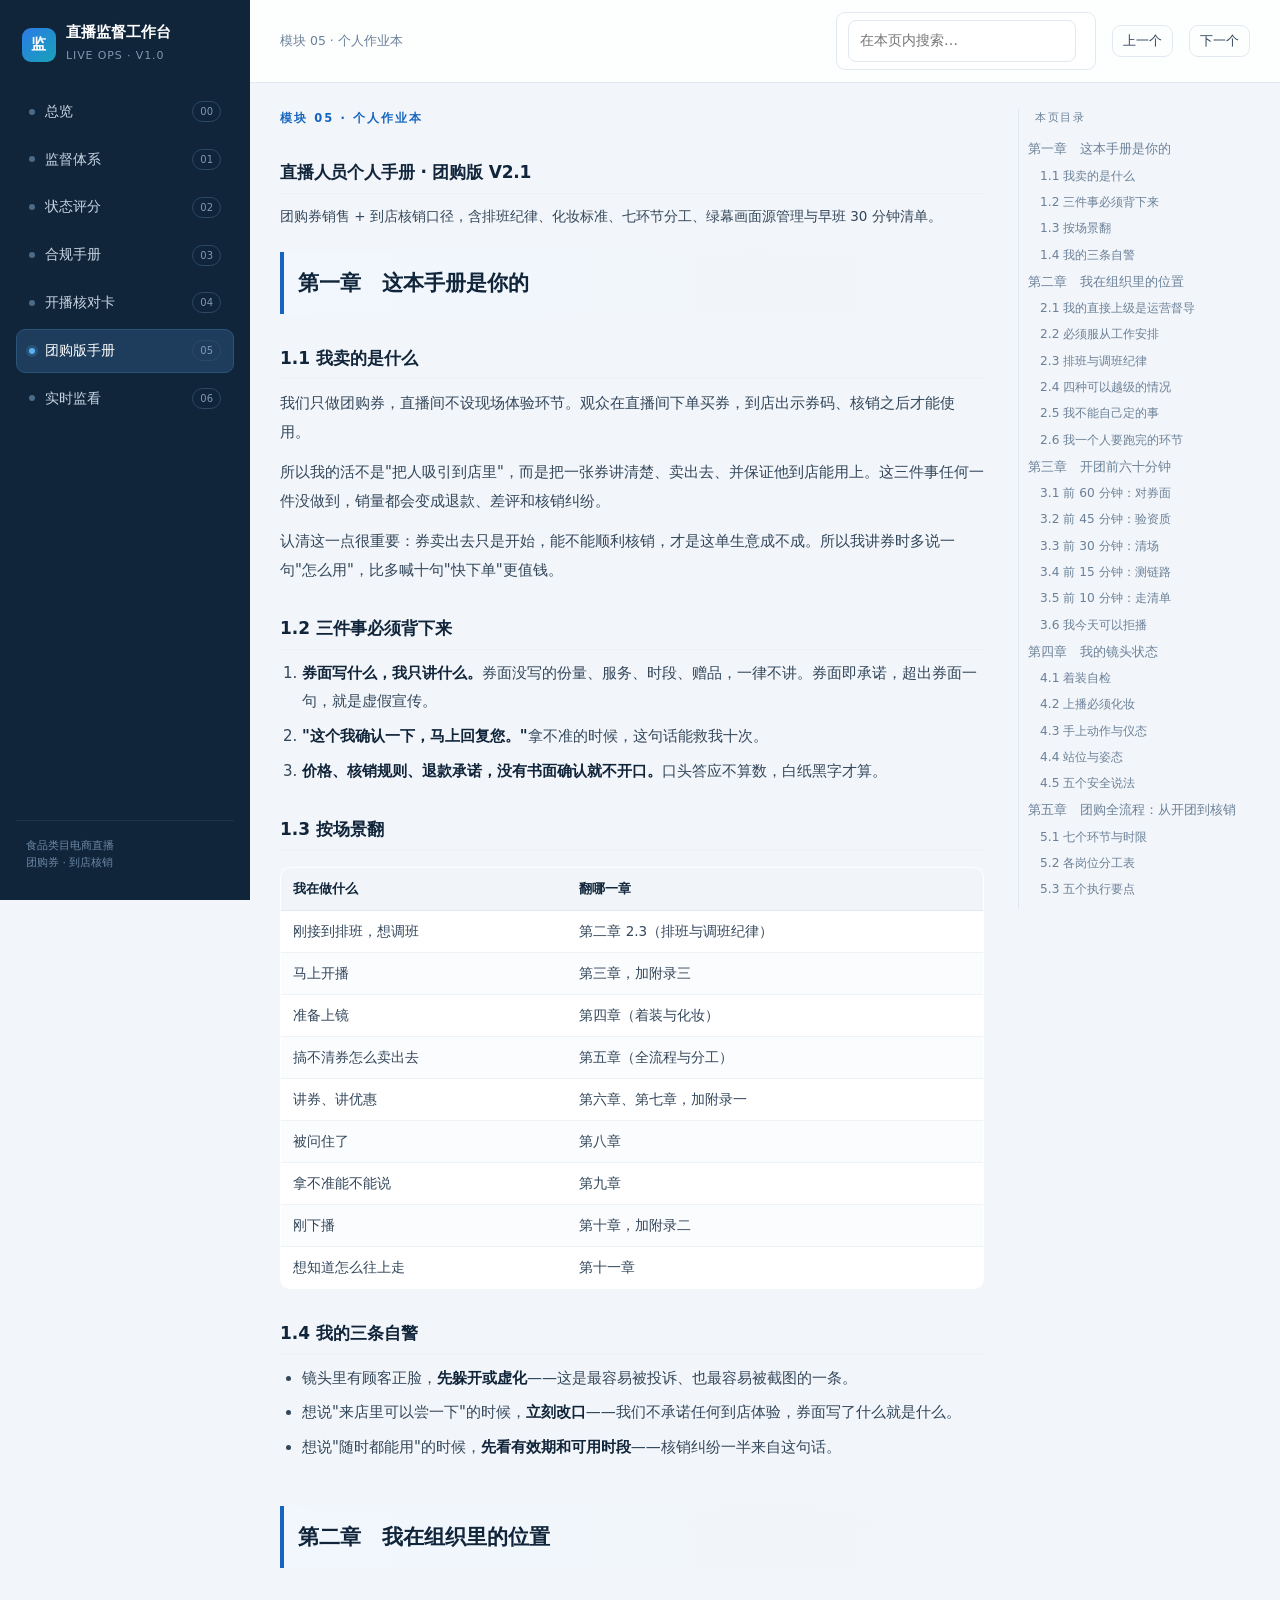
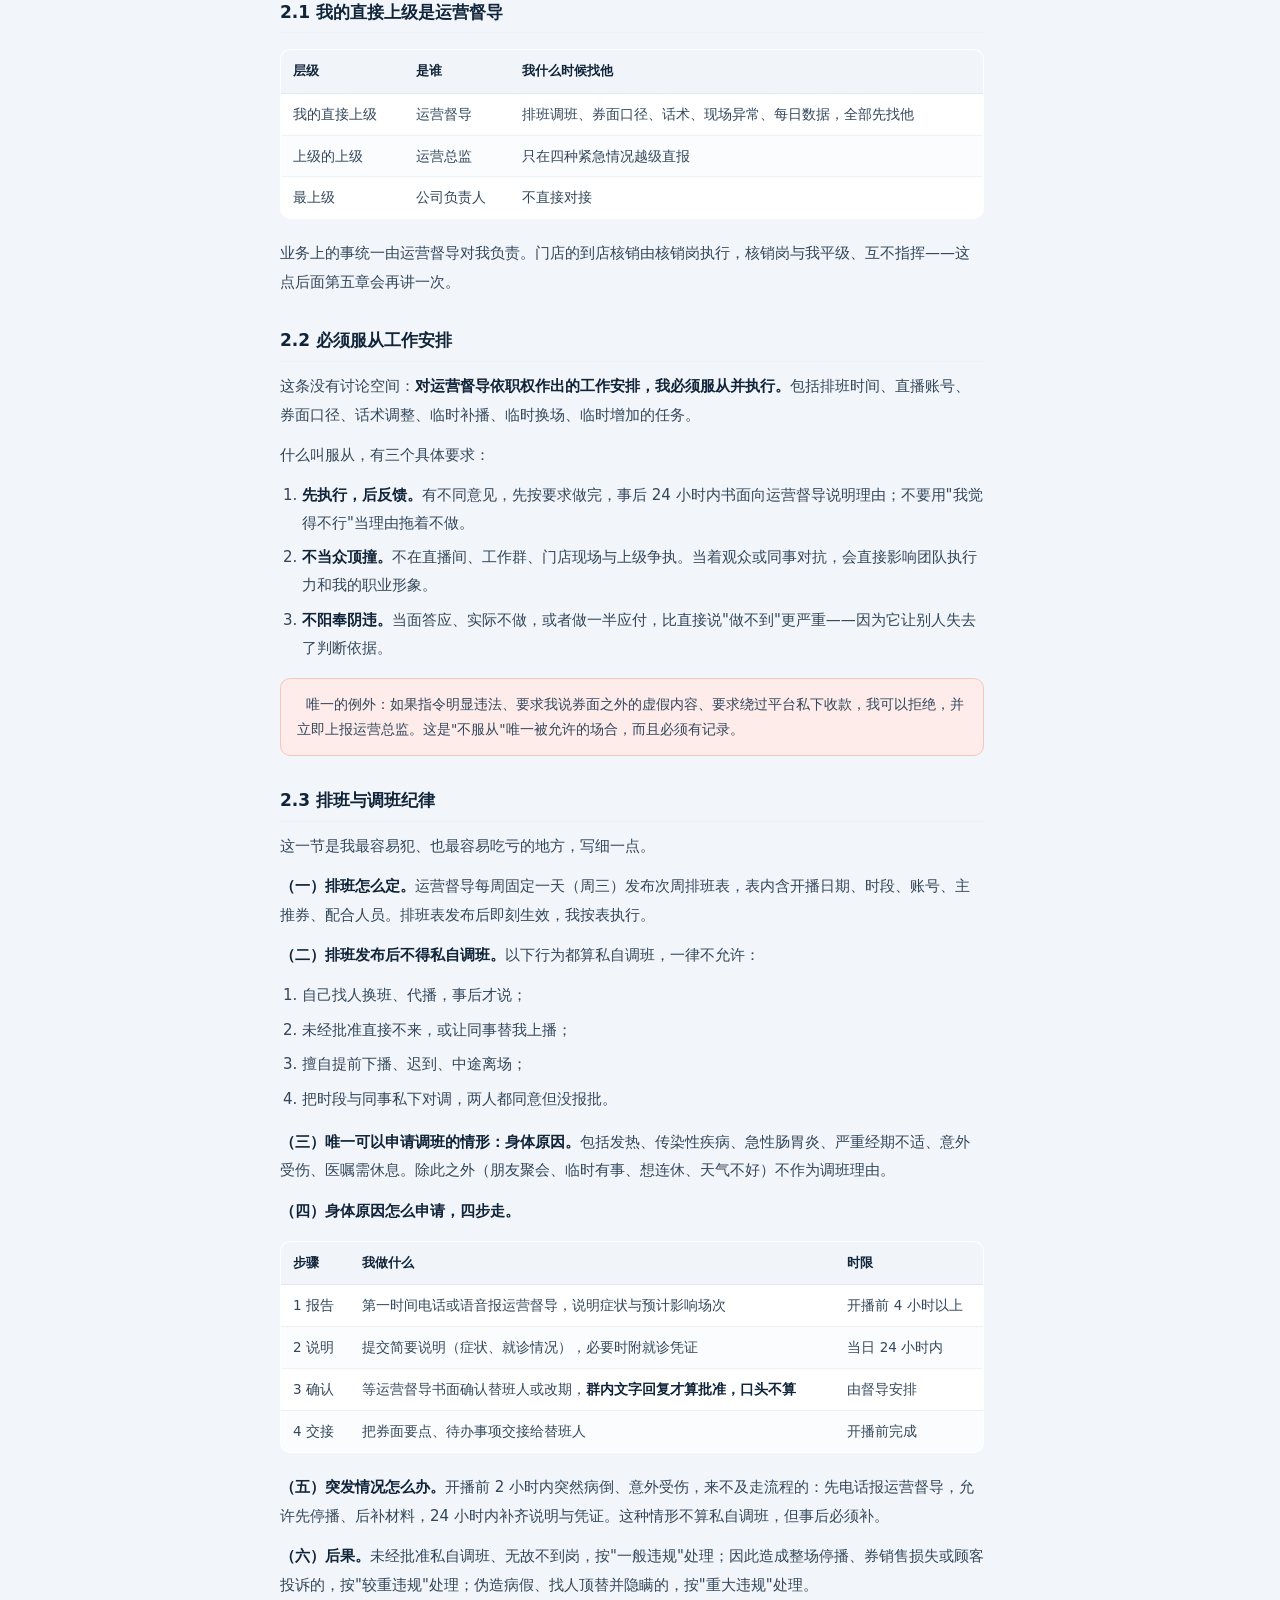
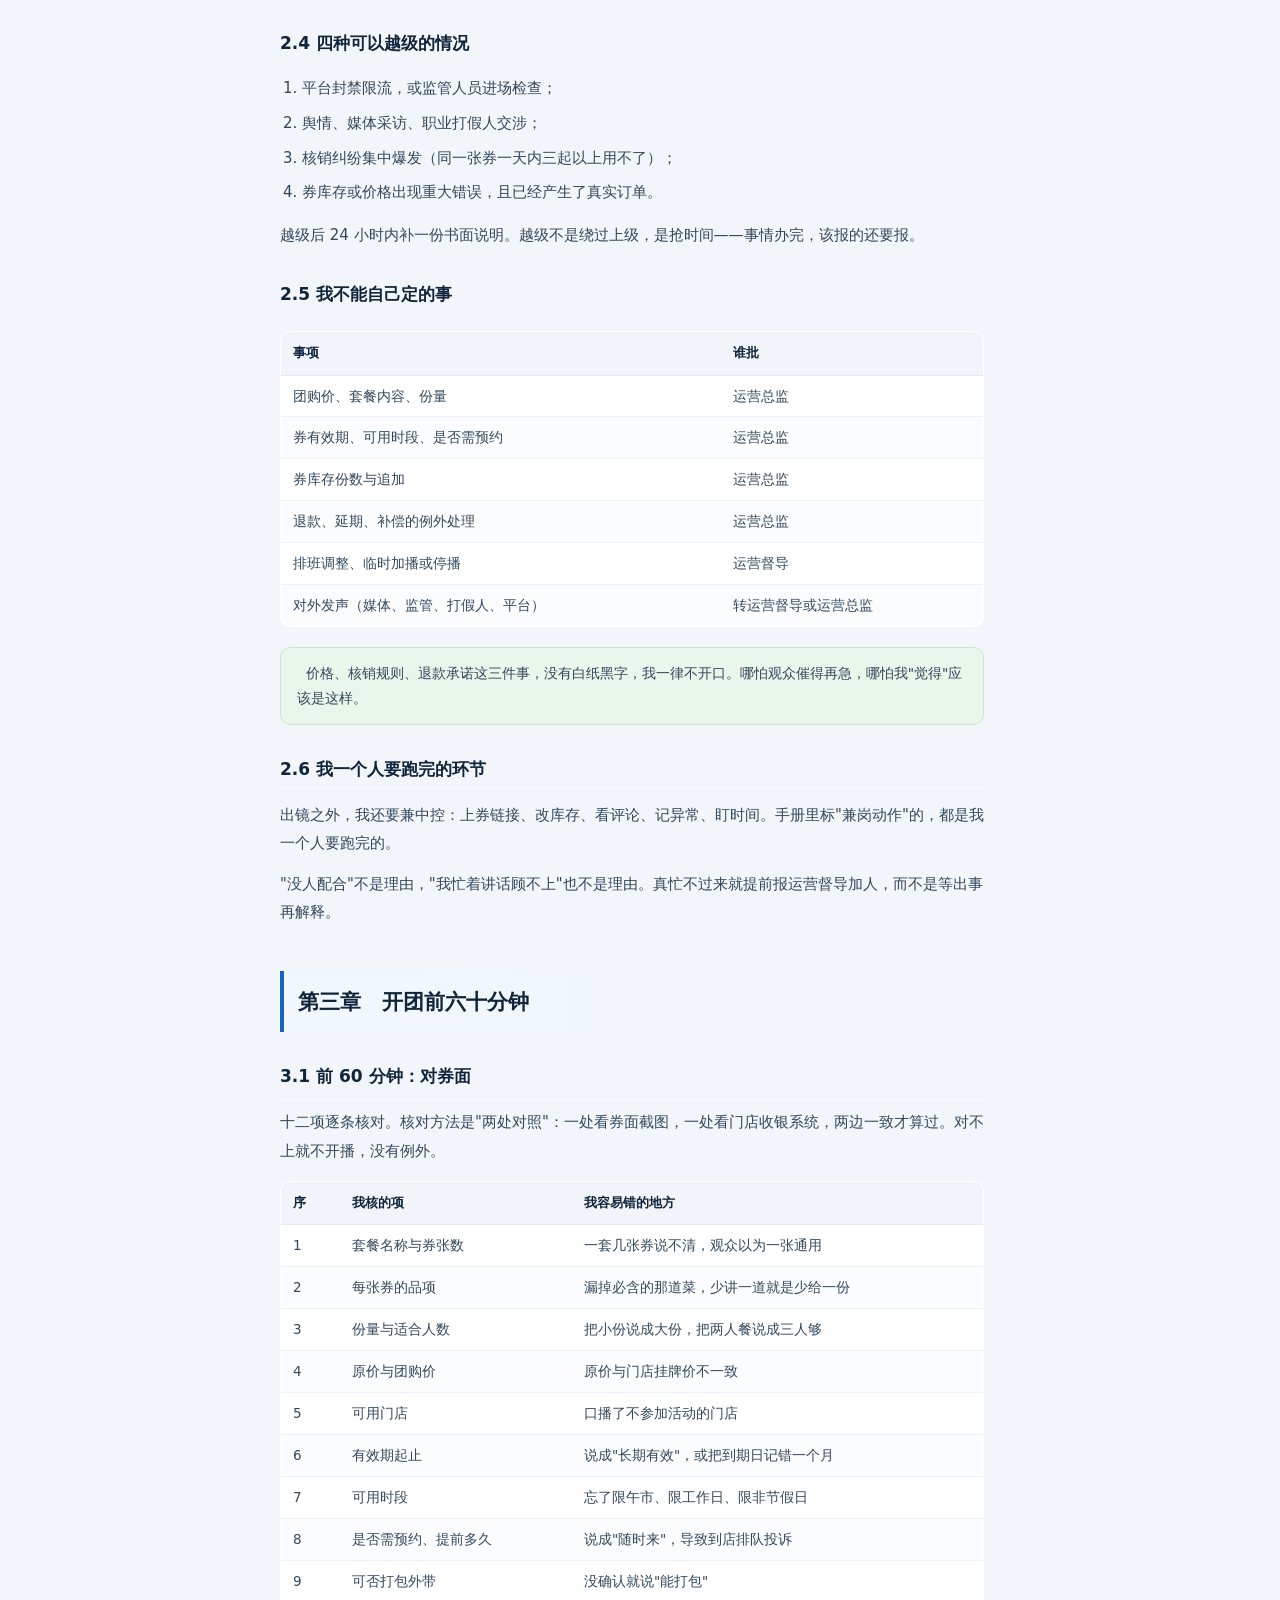
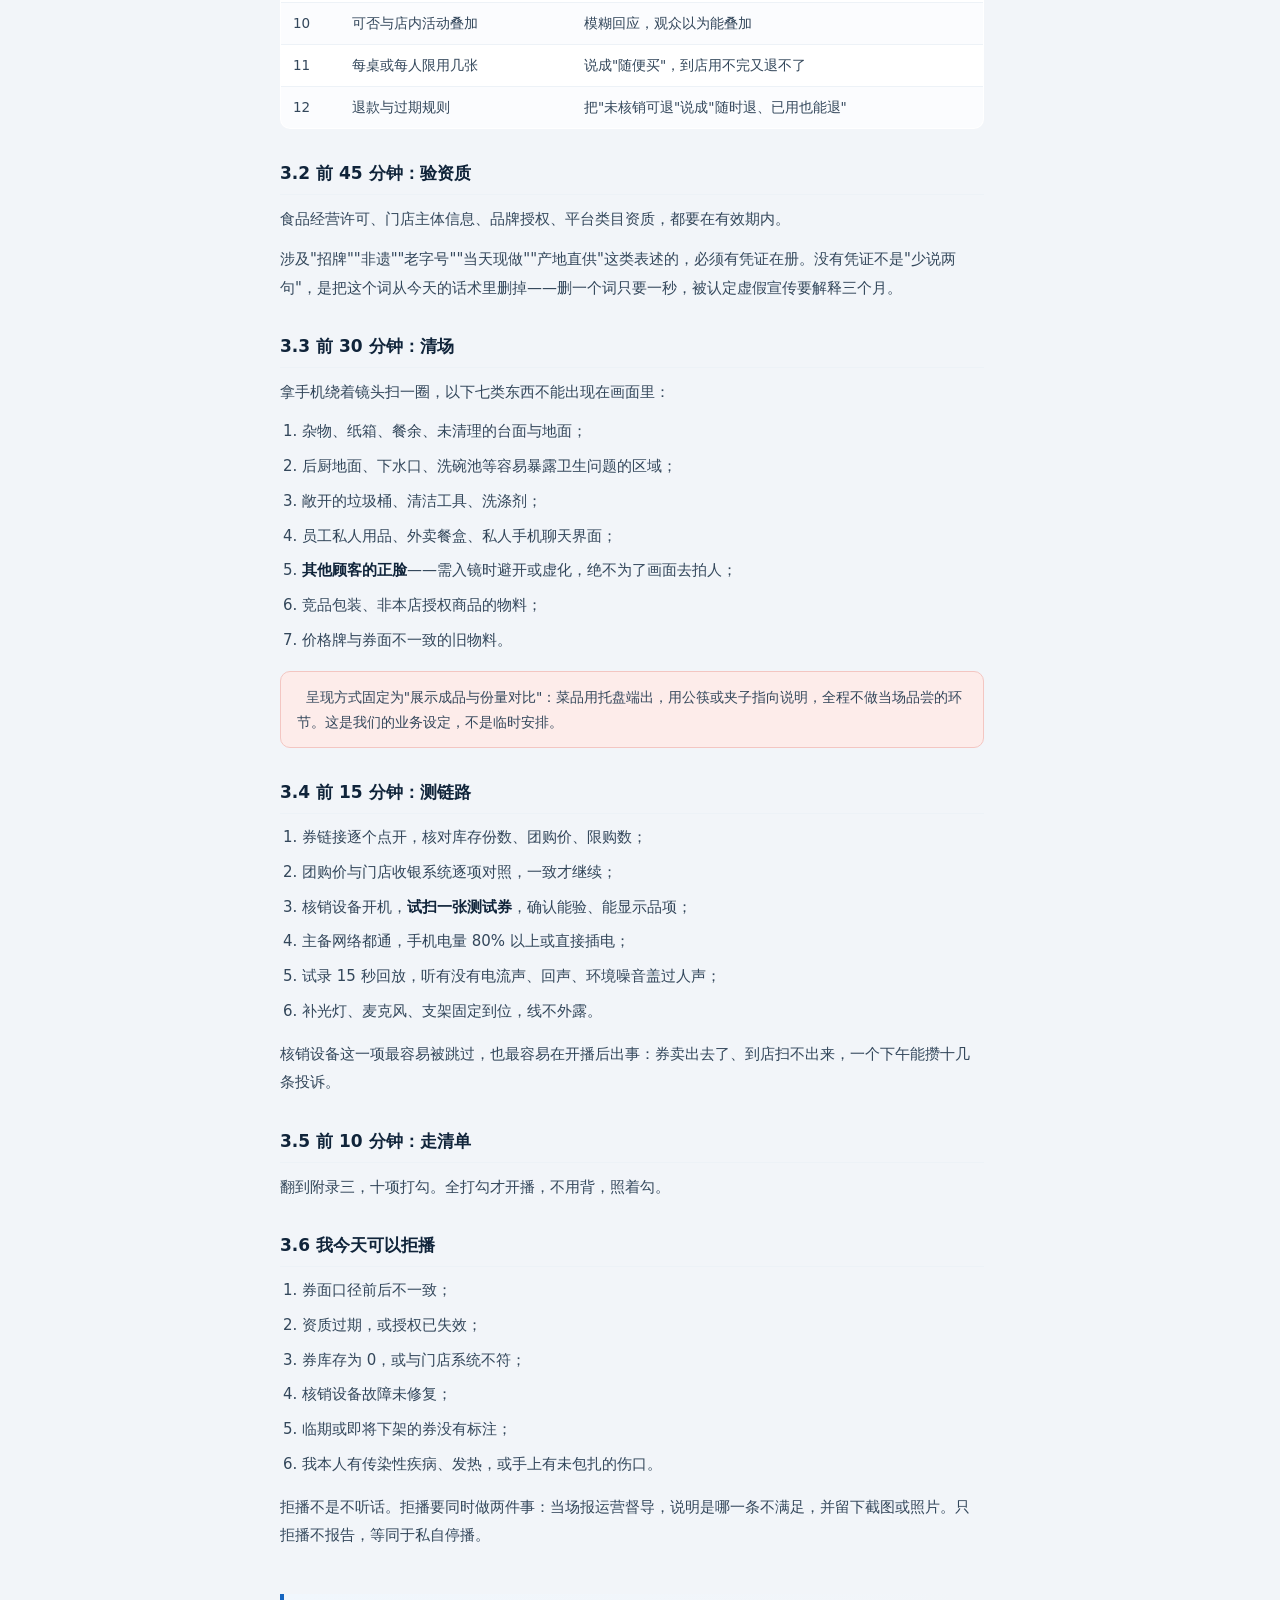
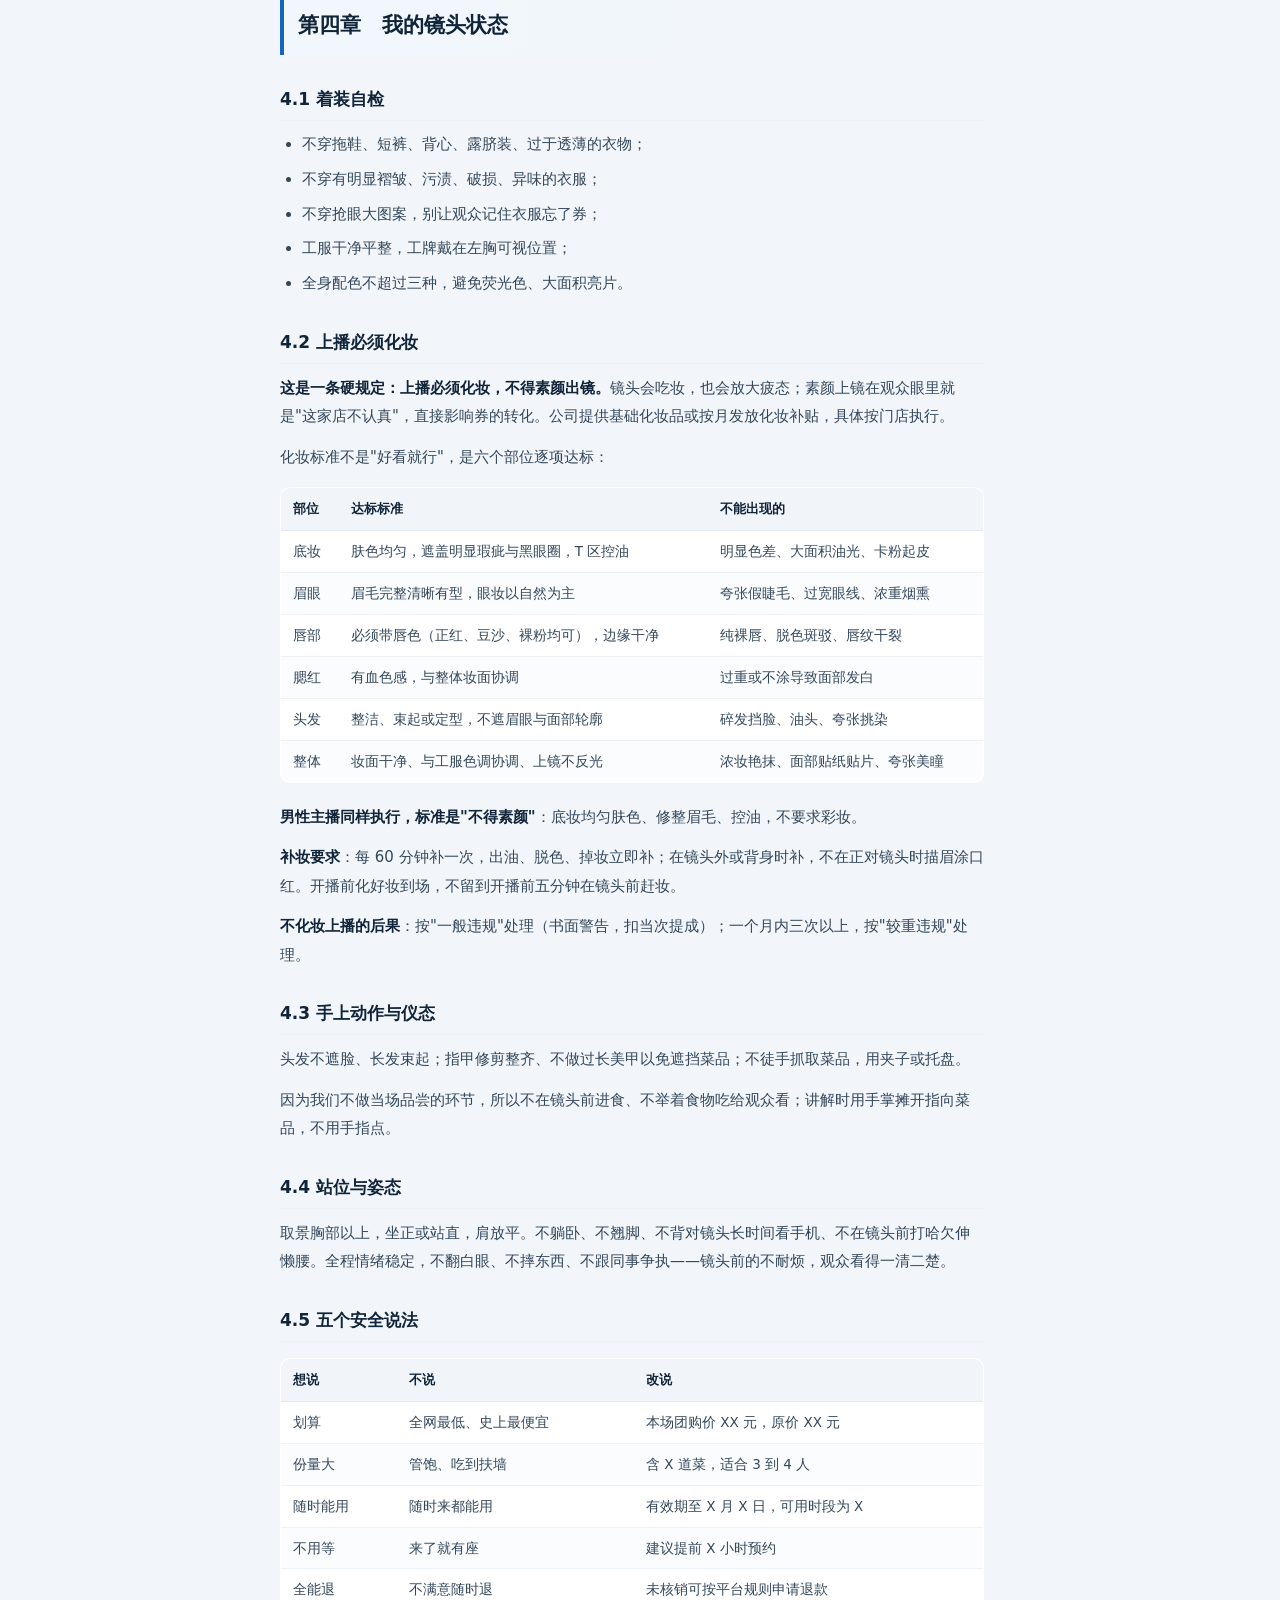
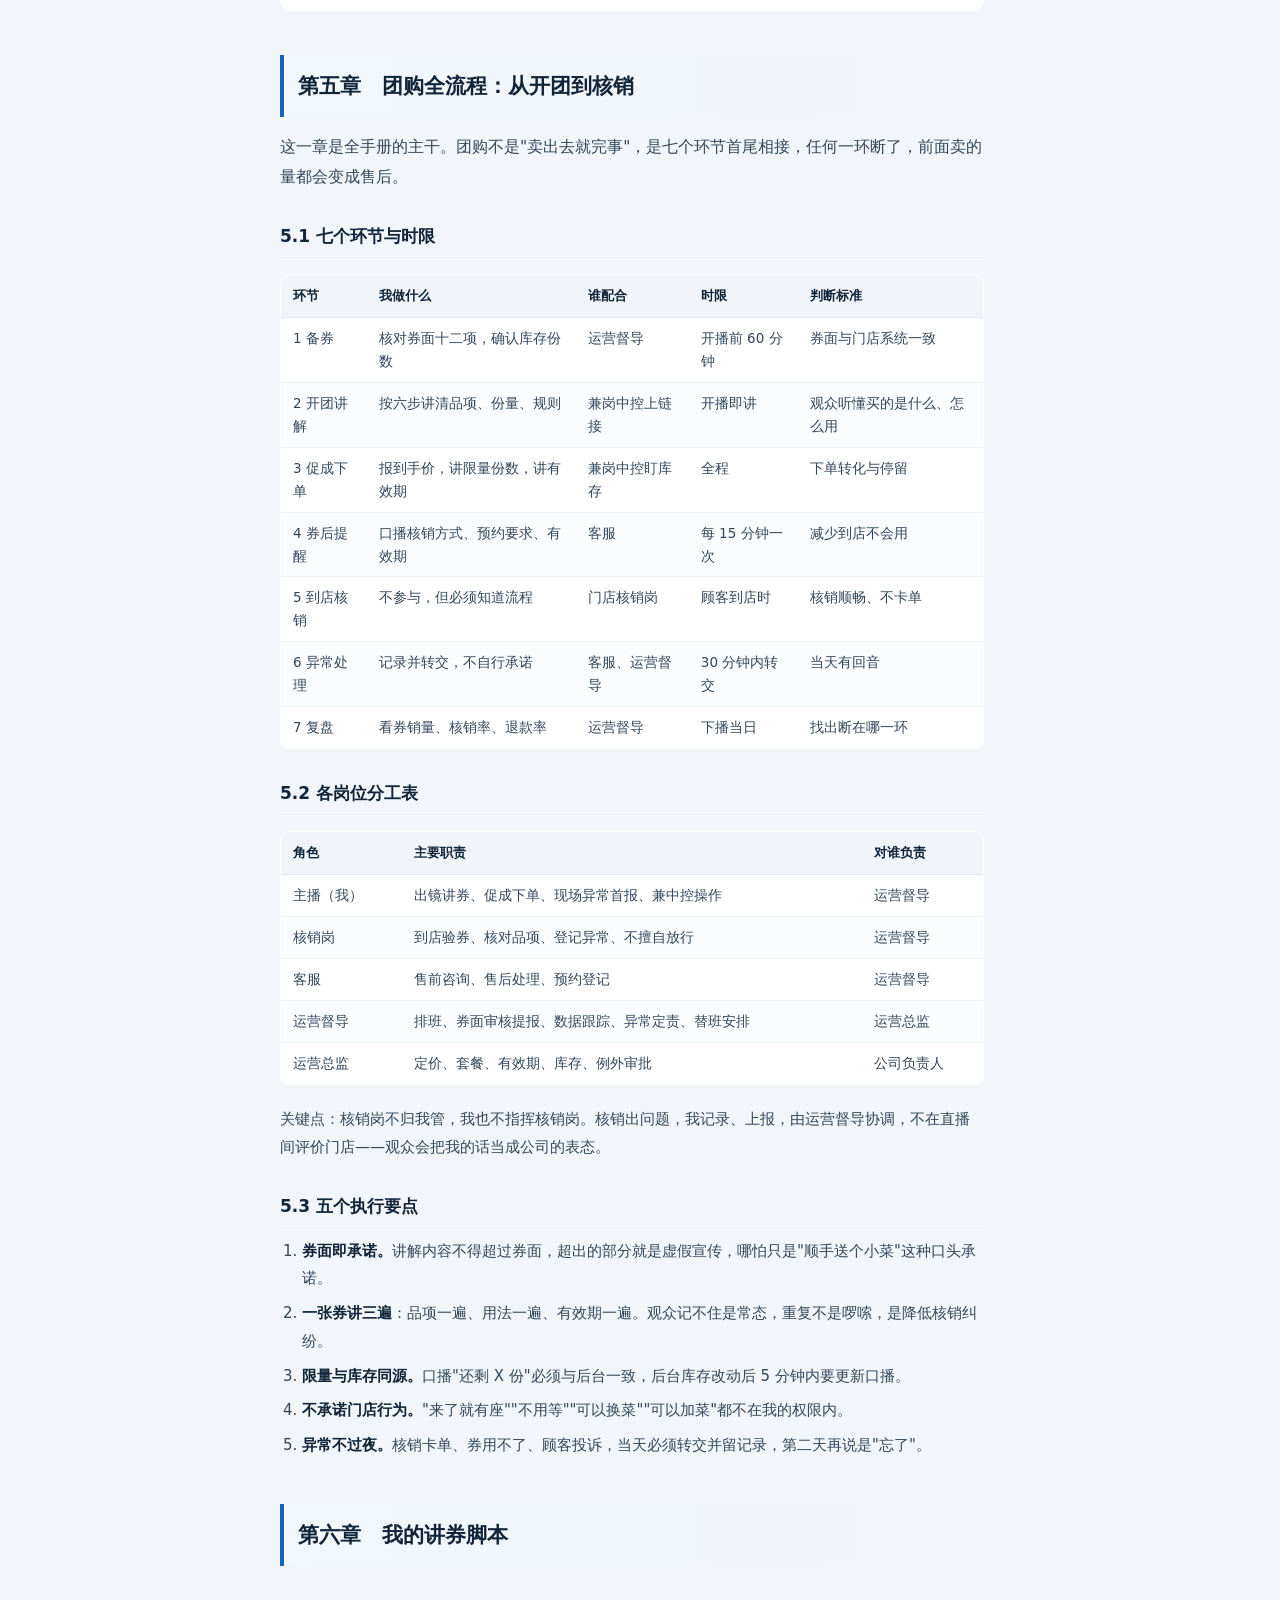
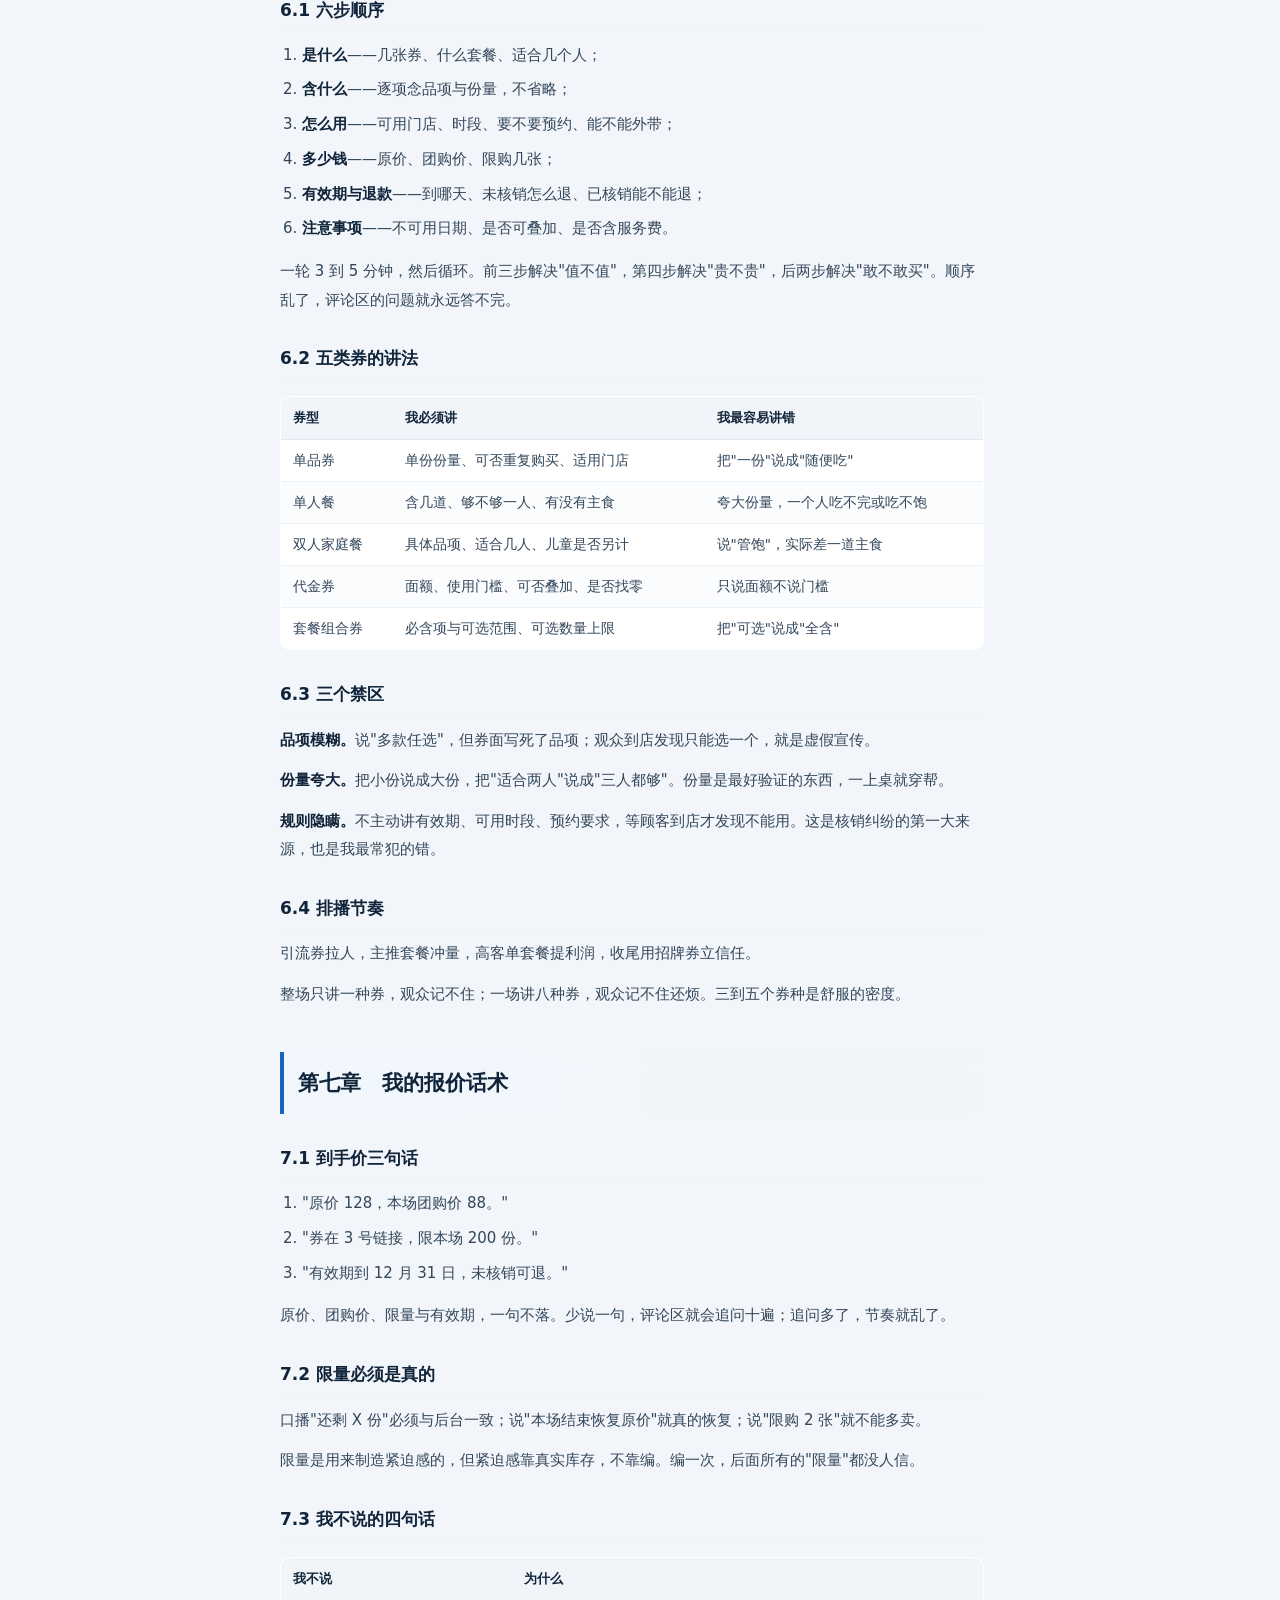
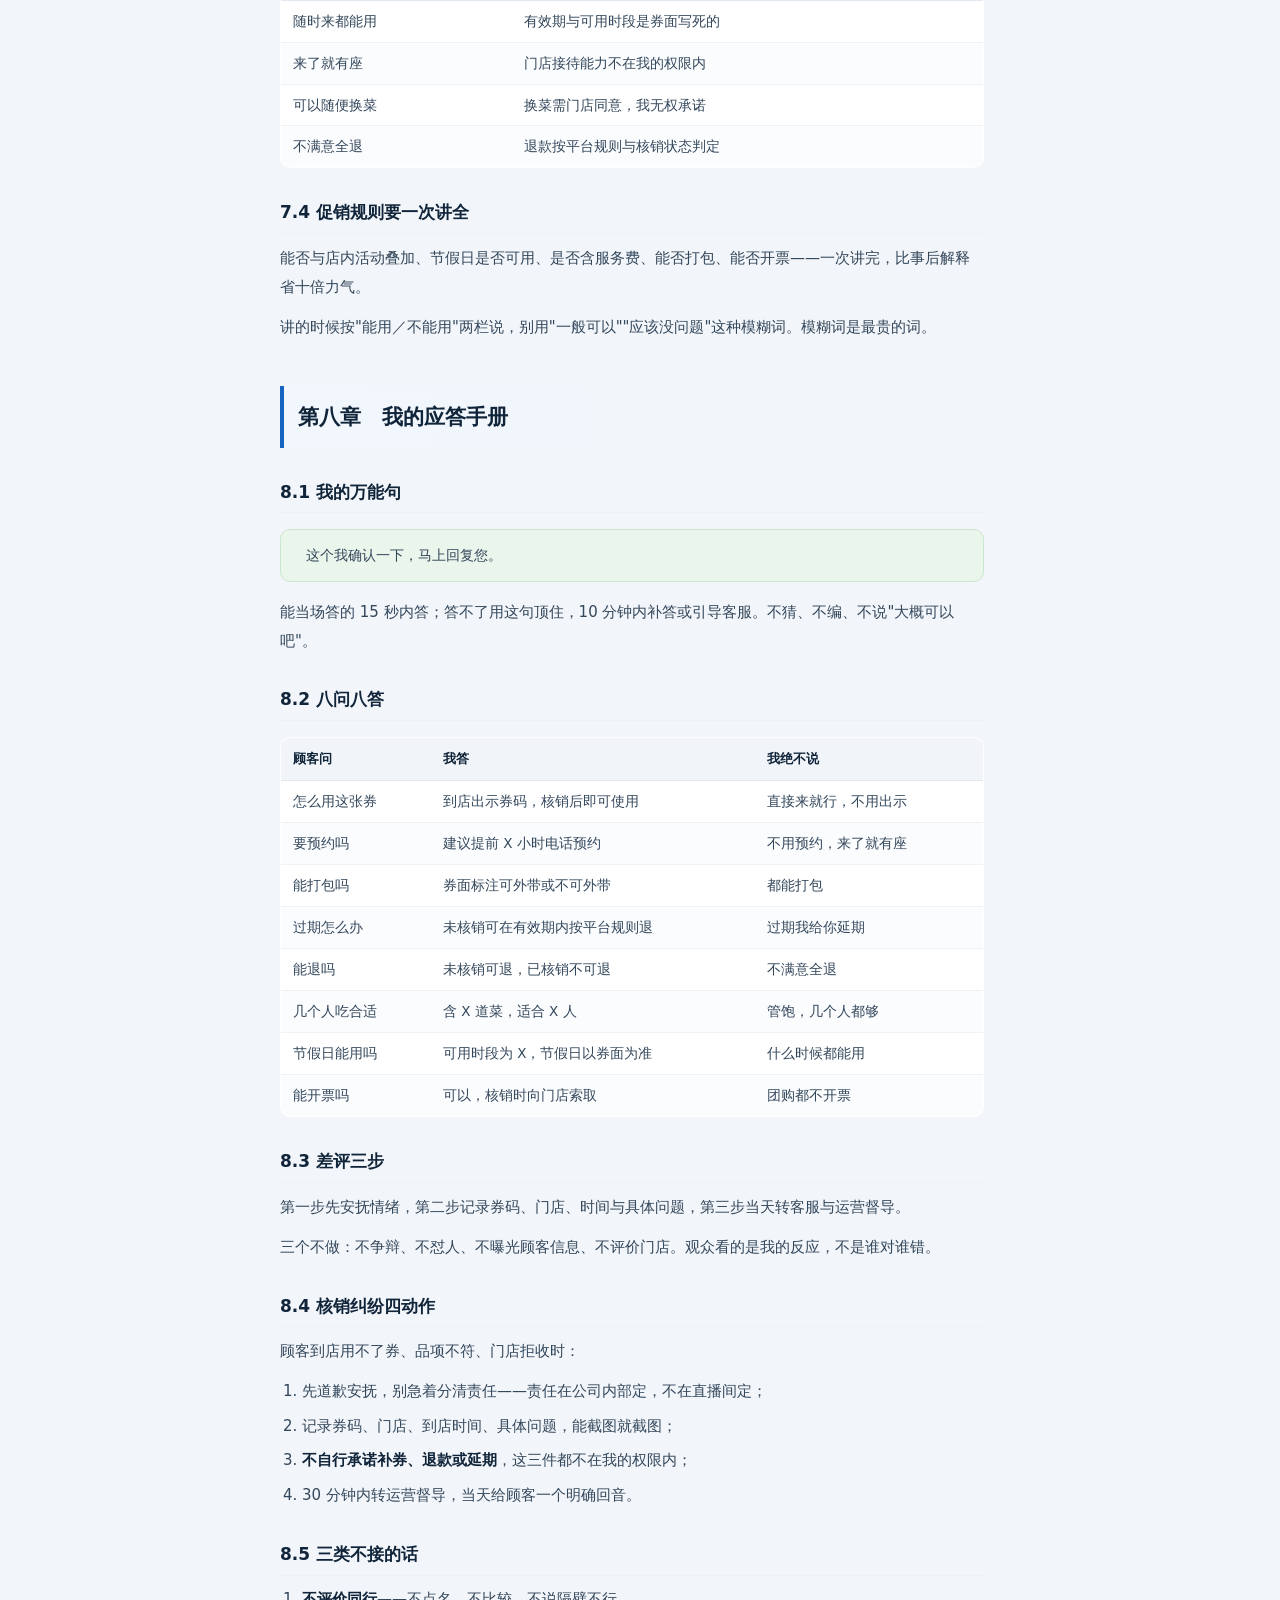
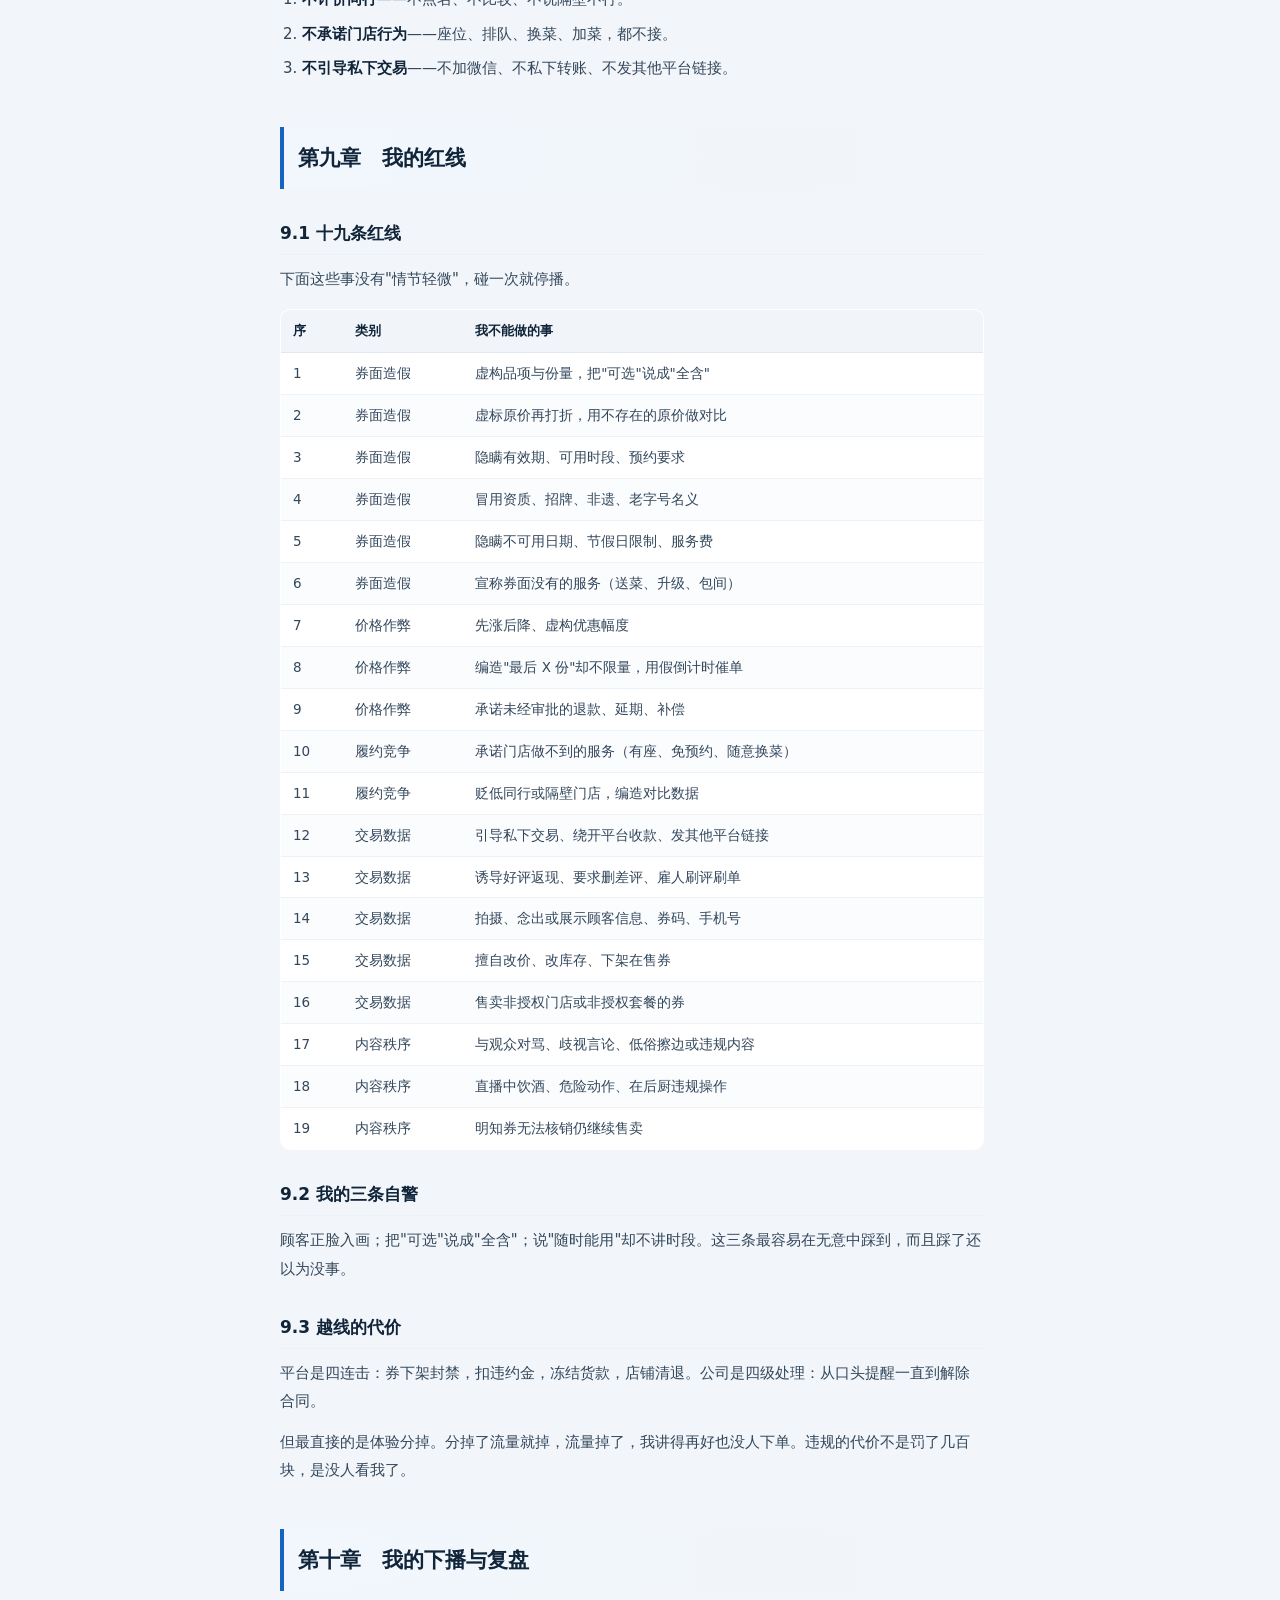
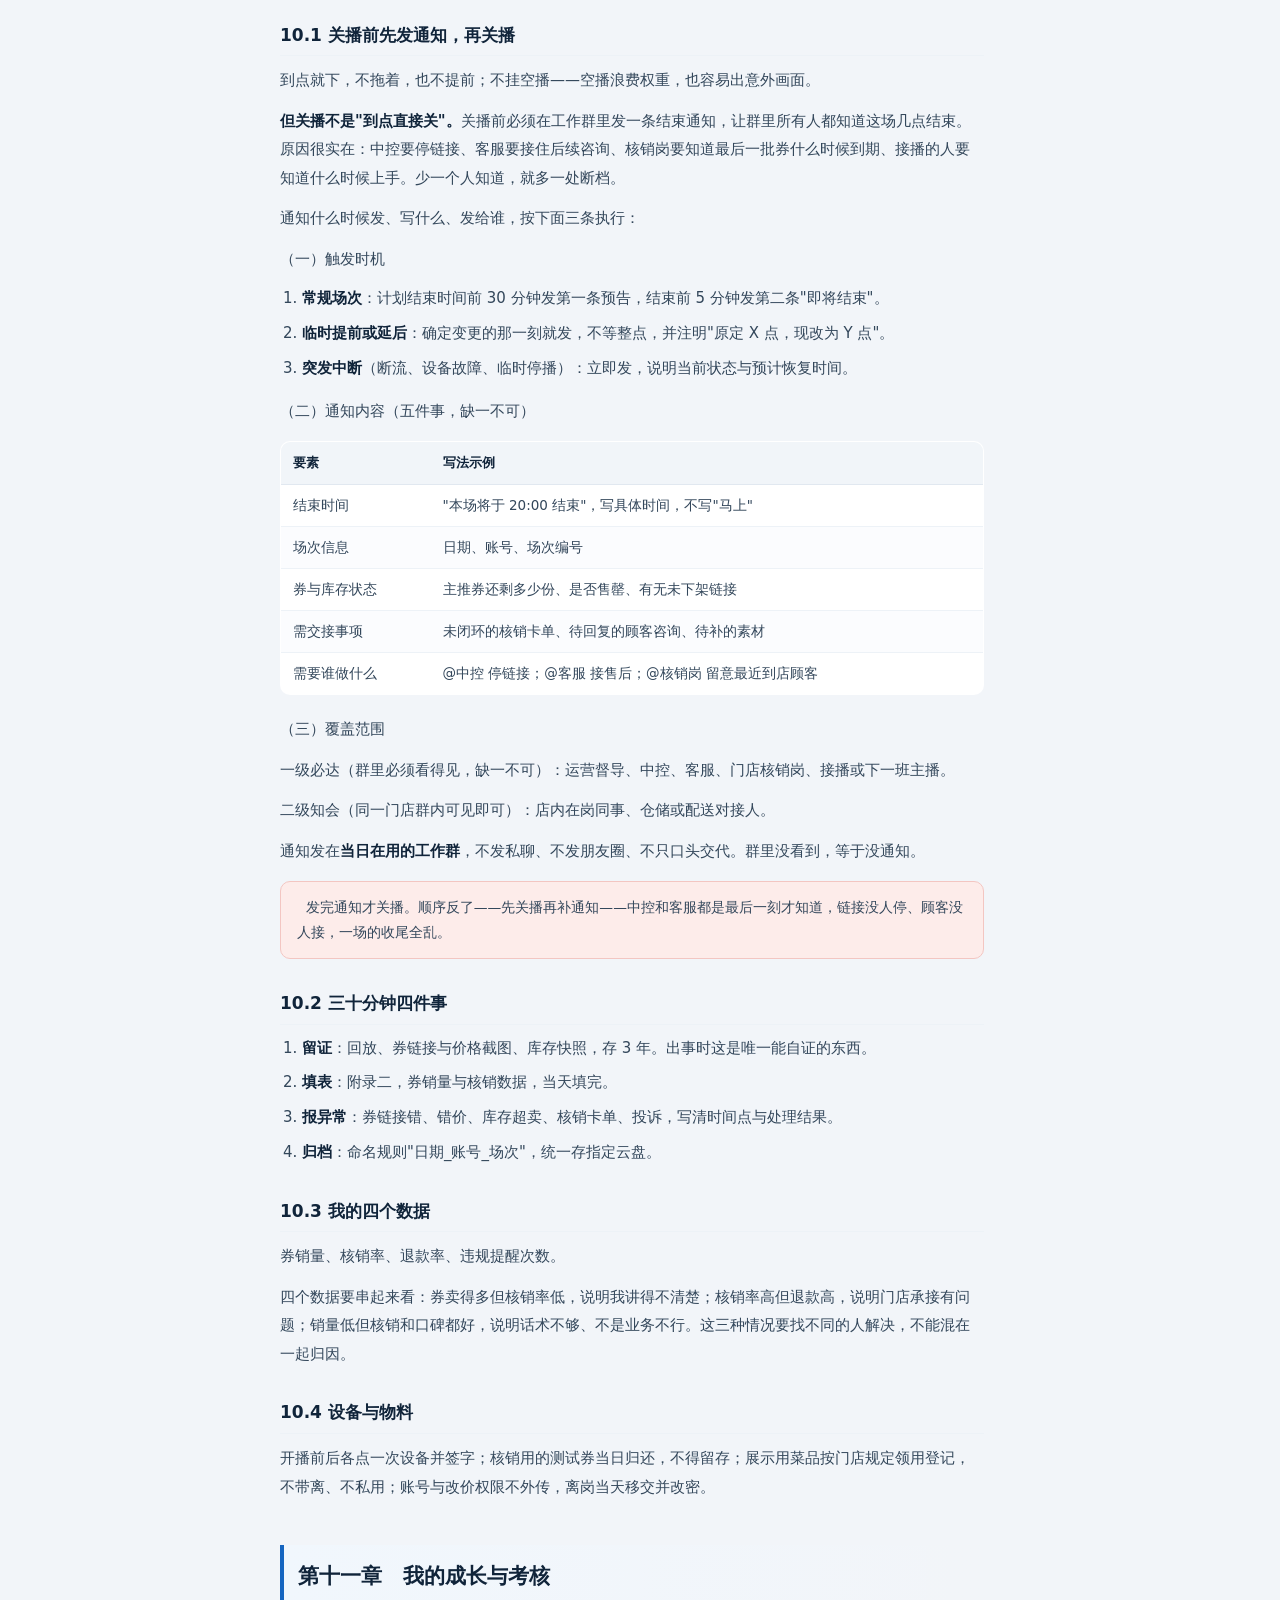
<file: tuangou.html>
<!DOCTYPE html>
<html lang="zh-CN">
<head>
<meta charset="UTF-8">
<meta name="viewport" content="width=device-width, initial-scale=1">
<title>直播人员个人手册 · 团购版 V2.1 · 直播监督工作台</title>
<link rel="stylesheet" href="assets/base.css">
</head>
<body>
<div class="app">
  <aside class="sidebar">
    <div class="brand">
      <div class="logo">监</div>
      <div><b>直播监督工作台</b><span>LIVE OPS · V1.0</span></div>
    </div>
    <a class="nav-item" href="index.html"><span class="dot"></span>总览<span class="tag">00</span></a>
    <a class="nav-item" href="system.html"><span class="dot"></span>监督体系<span class="tag">01</span></a>
    <a class="nav-item" href="scoring.html"><span class="dot"></span>状态评分<span class="tag">02</span></a>
    <a class="nav-item" href="manual.html"><span class="dot"></span>合规手册<span class="tag">03</span></a>
    <a class="nav-item" href="check.html"><span class="dot"></span>开播核对卡<span class="tag">04</span></a>
    <a class="nav-item active" href="tuangou.html"><span class="dot"></span>团购版手册<span class="tag">05</span></a>
    <a class="nav-item" href="live.html"><span class="dot"></span>实时监看<span class="tag">06</span></a>
    <div class="foot">食品类目电商直播<br>团购券 · 到店核销</div>
  </aside>
  <div class="main">
    <div class="topbar">
      <span class="crumb">模块 05 · 个人作业本</span>
      <div class="spacer"></div>
      <div class="search">
        <input id="q" type="text" placeholder="在本页内搜索…" autocomplete="off">
        <span class="hits" id="hits"></span>
      </div>
      <button class="btn ghost sm" id="prevHit">上一个</button>
      <button class="btn ghost sm" id="nextHit">下一个</button>
    </div>
    <div class="content">
      <div class="wrap-wide">
        <div class="doc-shell">
          <article class="doc" id="doc">
            <div class="page-h">
              <div class="eyebrow">模块 05 · 个人作业本</div>
              <h2>直播人员个人手册 · 团购版 V2.1</h2>
              <p>团购券销售 + 到店核销口径，含排班纪律、化妆标准、七环节分工、绿幕画面源管理与早班 30 分钟清单。</p>
            </div>


<section data-page-restart="1">

<h1 id="section-1">第一章　这本手册是你的</h1>

<h2 id="toc-1">1.1 我卖的是什么</h2>
<p>我们只做团购券，直播间不设现场体验环节。观众在直播间下单买券，到店出示券码、核销之后才能使用。</p>
<p>所以我的活不是"把人吸引到店里"，而是把一张券讲清楚、卖出去、并保证他到店能用上。这三件事任何一件没做到，销量都会变成退款、差评和核销纠纷。</p>
<p>认清这一点很重要：券卖出去只是开始，能不能顺利核销，才是这单生意成不成。所以我讲券时多说一句"怎么用"，比多喊十句"快下单"更值钱。</p>

<h2 id="toc-2">1.2 三件事必须背下来</h2>
<ol>
  <li><strong>券面写什么，我只讲什么。</strong>券面没写的份量、服务、时段、赠品，一律不讲。券面即承诺，超出券面一句，就是虚假宣传。</li>
  <li><strong>"这个我确认一下，马上回复您。"</strong>拿不准的时候，这句话能救我十次。</li>
  <li><strong>价格、核销规则、退款承诺，没有书面确认就不开口。</strong>口头答应不算数，白纸黑字才算。</li>
</ol>

<h2 id="toc-3">1.3 按场景翻</h2>
<table>
  <thead>
    <tr><th>我在做什么</th><th>翻哪一章</th></tr>
  </thead>
  <tbody>
    <tr><td data-tip="key">刚接到排班，想调班</td><td>第二章 2.3（排班与调班纪律）</td></tr>
    <tr><td data-tip="key">马上开播</td><td>第三章，加附录三</td></tr>
    <tr><td data-tip="key">准备上镜</td><td>第四章（着装与化妆）</td></tr>
    <tr><td data-tip="key">搞不清券怎么卖出去</td><td>第五章（全流程与分工）</td></tr>
    <tr><td data-tip="key">讲券、讲优惠</td><td>第六章、第七章，加附录一</td></tr>
    <tr><td data-tip="key">被问住了</td><td>第八章</td></tr>
    <tr><td data-tip="key">拿不准能不能说</td><td>第九章</td></tr>
    <tr><td data-tip="key">刚下播</td><td>第十章，加附录二</td></tr>
    <tr><td data-tip="key">想知道怎么往上走</td><td>第十一章</td></tr>
  </tbody>
</table>

<h2 id="toc-4">1.4 我的三条自警</h2>
<ul>
  <li>镜头里有顾客正脸，<strong>先躲开或虚化</strong>——这是最容易被投诉、也最容易被截图的一条。</li>
  <li>想说"来店里可以尝一下"的时候，<strong>立刻改口</strong>——我们不承诺任何到店体验，券面写了什么就是什么。</li>
  <li>想说"随时都能用"的时候，<strong>先看有效期和可用时段</strong>——核销纠纷一半来自这句话。</li>
</ul>

<h1 id="section-2">第二章　我在组织里的位置</h1>

<h2 id="toc-5">2.1 我的直接上级是运营督导</h2>
<table>
  <thead>
    <tr><th>层级</th><th>是谁</th><th>我什么时候找他</th></tr>
  </thead>
  <tbody>
    <tr><td data-tip="key">我的直接上级</td><td>运营督导</td><td>排班调班、券面口径、话术、现场异常、每日数据，全部先找他</td></tr>
    <tr><td data-tip="key">上级的上级</td><td>运营总监</td><td>只在四种紧急情况越级直报</td></tr>
    <tr><td data-tip="key">最上级</td><td>公司负责人</td><td>不直接对接</td></tr>
  </tbody>
</table>
<p>业务上的事统一由运营督导对我负责。门店的到店核销由核销岗执行，核销岗与我平级、互不指挥——这点后面第五章会再讲一次。</p>

<h2 id="toc-6">2.2 必须服从工作安排</h2>
<p>这条没有讨论空间：<strong>对运营督导依职权作出的工作安排，我必须服从并执行。</strong>包括排班时间、直播账号、券面口径、话术调整、临时补播、临时换场、临时增加的任务。</p>
<p>什么叫服从，有三个具体要求：</p>
<ol>
  <li><strong>先执行，后反馈。</strong>有不同意见，先按要求做完，事后 24 小时内书面向运营督导说明理由；不要用"我觉得不行"当理由拖着不做。</li>
  <li><strong>不当众顶撞。</strong>不在直播间、工作群、门店现场与上级争执。当着观众或同事对抗，会直接影响团队执行力和我的职业形象。</li>
  <li><strong>不阳奉阴违。</strong>当面答应、实际不做，或者做一半应付，比直接说"做不到"更严重——因为它让别人失去了判断依据。</li>
</ol>
<div class="callout warn">&nbsp;&nbsp;唯一的例外：如果指令明显违法、要求我说券面之外的虚假内容、要求绕过平台私下收款，我可以拒绝，并立即上报运营总监。这是"不服从"唯一被允许的场合，而且必须有记录。</div>

<h2 id="toc-7">2.3 排班与调班纪律</h2>
<p>这一节是我最容易犯、也最容易吃亏的地方，写细一点。</p>
<p><strong>（一）排班怎么定。</strong>运营督导每周固定一天（周三）发布次周排班表，表内含开播日期、时段、账号、主推券、配合人员。排班表发布后即刻生效，我按表执行。</p>
<p><strong>（二）排班发布后不得私自调班。</strong>以下行为都算私自调班，一律不允许：</p>
<ol>
  <li>自己找人换班、代播，事后才说；</li>
  <li>未经批准直接不来，或让同事替我上播；</li>
  <li>擅自提前下播、迟到、中途离场；</li>
  <li>把时段与同事私下对调，两人都同意但没报批。</li>
</ol>
<p><strong>（三）唯一可以申请调班的情形：身体原因。</strong>包括发热、传染性疾病、急性肠胃炎、严重经期不适、意外受伤、医嘱需休息。除此之外（朋友聚会、临时有事、想连休、天气不好）不作为调班理由。</p>
<p><strong>（四）身体原因怎么申请，四步走。</strong></p>
<table>
  <thead>
    <tr><th>步骤</th><th>我做什么</th><th>时限</th></tr>
  </thead>
  <tbody>
    <tr><td data-tip="key">1 报告</td><td>第一时间电话或语音报运营督导，说明症状与预计影响场次</td><td>开播前 4 小时以上</td></tr>
    <tr><td data-tip="key">2 说明</td><td>提交简要说明（症状、就诊情况），必要时附就诊凭证</td><td>当日 24 小时内</td></tr>
    <tr><td data-tip="key">3 确认</td><td>等运营督导书面确认替班人或改期，<strong>群内文字回复才算批准，口头不算</strong></td><td>由督导安排</td></tr>
    <tr><td data-tip="key">4 交接</td><td>把券面要点、待办事项交接给替班人</td><td>开播前完成</td></tr>
  </tbody>
</table>
<p><strong>（五）突发情况怎么办。</strong>开播前 2 小时内突然病倒、意外受伤，来不及走流程的：先电话报运营督导，允许先停播、后补材料，24 小时内补齐说明与凭证。这种情形不算私自调班，但事后必须补。</p>
<p><strong>（六）后果。</strong>未经批准私自调班、无故不到岗，按"一般违规"处理；因此造成整场停播、券销售损失或顾客投诉的，按"较重违规"处理；伪造病假、找人顶替并隐瞒的，按"重大违规"处理。</p>

<h2 id="toc-8">2.4 四种可以越级的情况</h2>
<ol>
  <li>平台封禁限流，或监管人员进场检查；</li>
  <li>舆情、媒体采访、职业打假人交涉；</li>
  <li>核销纠纷集中爆发（同一张券一天内三起以上用不了）；</li>
  <li>券库存或价格出现重大错误，且已经产生了真实订单。</li>
</ol>
<p>越级后 24 小时内补一份书面说明。越级不是绕过上级，是抢时间——事情办完，该报的还要报。</p>

<h2 id="toc-9">2.5 我不能自己定的事</h2>
<table>
  <thead>
    <tr><th>事项</th><th>谁批</th></tr>
  </thead>
  <tbody>
    <tr><td>团购价、套餐内容、份量</td><td>运营总监</td></tr>
    <tr><td>券有效期、可用时段、是否需预约</td><td>运营总监</td></tr>
    <tr><td>券库存份数与追加</td><td>运营总监</td></tr>
    <tr><td>退款、延期、补偿的例外处理</td><td>运营总监</td></tr>
    <tr><td>排班调整、临时加播或停播</td><td>运营督导</td></tr>
    <tr><td>对外发声（媒体、监管、打假人、平台）</td><td>转运营督导或运营总监</td></tr>
  </tbody>
</table>
<div class="callout tip">&nbsp;&nbsp;价格、核销规则、退款承诺这三件事，没有白纸黑字，我一律不开口。哪怕观众催得再急，哪怕我"觉得"应该是这样。</div>

<h2 id="toc-10">2.6 我一个人要跑完的环节</h2>
<p>出镜之外，我还要兼中控：上券链接、改库存、看评论、记异常、盯时间。手册里标"兼岗动作"的，都是我一个人要跑完的。</p>
<p>"没人配合"不是理由，"我忙着讲话顾不上"也不是理由。真忙不过来就提前报运营督导加人，而不是等出事再解释。</p>

<h1 id="section-3">第三章　开团前六十分钟</h1>

<h2 id="toc-11">3.1 前 60 分钟：对券面</h2>
<p>十二项逐条核对。核对方法是"两处对照"：一处看券面截图，一处看门店收银系统，两边一致才算过。对不上就不开播，没有例外。</p>
<table>
  <thead>
    <tr><th>序</th><th>我核的项</th><th>我容易错的地方</th></tr>
  </thead>
  <tbody>
    <tr><td>1</td><td>套餐名称与券张数</td><td>一套几张券说不清，观众以为一张通用</td></tr>
    <tr><td>2</td><td>每张券的品项</td><td>漏掉必含的那道菜，少讲一道就是少给一份</td></tr>
    <tr><td>3</td><td>份量与适合人数</td><td>把小份说成大份，把两人餐说成三人够</td></tr>
    <tr><td>4</td><td>原价与团购价</td><td>原价与门店挂牌价不一致</td></tr>
    <tr><td>5</td><td>可用门店</td><td>口播了不参加活动的门店</td></tr>
    <tr><td>6</td><td>有效期起止</td><td>说成"长期有效"，或把到期日记错一个月</td></tr>
    <tr><td>7</td><td>可用时段</td><td>忘了限午市、限工作日、限非节假日</td></tr>
    <tr><td>8</td><td>是否需预约、提前多久</td><td>说成"随时来"，导致到店排队投诉</td></tr>
    <tr><td>9</td><td>可否打包外带</td><td>没确认就说"能打包"</td></tr>
    <tr><td>10</td><td>可否与店内活动叠加</td><td>模糊回应，观众以为能叠加</td></tr>
    <tr><td>11</td><td>每桌或每人限用几张</td><td>说成"随便买"，到店用不完又退不了</td></tr>
    <tr><td>12</td><td>退款与过期规则</td><td>把"未核销可退"说成"随时退、已用也能退"</td></tr>
  </tbody>
</table>

<h2 id="toc-12">3.2 前 45 分钟：验资质</h2>
<p>食品经营许可、门店主体信息、品牌授权、平台类目资质，都要在有效期内。</p>
<p>涉及"招牌""非遗""老字号""当天现做""产地直供"这类表述的，必须有凭证在册。没有凭证不是"少说两句"，是把这个词从今天的话术里删掉——删一个词只要一秒，被认定虚假宣传要解释三个月。</p>

<h2 id="toc-13">3.3 前 30 分钟：清场</h2>
<p>拿手机绕着镜头扫一圈，以下七类东西不能出现在画面里：</p>
<ol>
  <li>杂物、纸箱、餐余、未清理的台面与地面；</li>
  <li>后厨地面、下水口、洗碗池等容易暴露卫生问题的区域；</li>
  <li>敞开的垃圾桶、清洁工具、洗涤剂；</li>
  <li>员工私人用品、外卖餐盒、私人手机聊天界面；</li>
  <li><strong>其他顾客的正脸</strong>——需入镜时避开或虚化，绝不为了画面去拍人；</li>
  <li>竞品包装、非本店授权商品的物料；</li>
  <li>价格牌与券面不一致的旧物料。</li>
</ol>
<div class="callout warn">&nbsp;&nbsp;呈现方式固定为"展示成品与份量对比"：菜品用托盘端出，用公筷或夹子指向说明，全程不做当场品尝的环节。这是我们的业务设定，不是临时安排。</div>

<h2 id="toc-14">3.4 前 15 分钟：测链路</h2>
<ol>
  <li>券链接逐个点开，核对库存份数、团购价、限购数；</li>
  <li>团购价与门店收银系统逐项对照，一致才继续；</li>
  <li>核销设备开机，<strong>试扫一张测试券</strong>，确认能验、能显示品项；</li>
  <li>主备网络都通，手机电量 80% 以上或直接插电；</li>
  <li>试录 15 秒回放，听有没有电流声、回声、环境噪音盖过人声；</li>
  <li>补光灯、麦克风、支架固定到位，线不外露。</li>
</ol>
<p>核销设备这一项最容易被跳过，也最容易在开播后出事：券卖出去了、到店扫不出来，一个下午能攒十几条投诉。</p>

<h2 id="toc-15">3.5 前 10 分钟：走清单</h2>
<p>翻到附录三，十项打勾。全打勾才开播，不用背，照着勾。</p>

<h2 id="toc-16">3.6 我今天可以拒播</h2>
<ol>
  <li>券面口径前后不一致；</li>
  <li>资质过期，或授权已失效；</li>
  <li>券库存为 0，或与门店系统不符；</li>
  <li>核销设备故障未修复；</li>
  <li>临期或即将下架的券没有标注；</li>
  <li>我本人有传染性疾病、发热，或手上有未包扎的伤口。</li>
</ol>
<p>拒播不是不听话。拒播要同时做两件事：当场报运营督导，说明是哪一条不满足，并留下截图或照片。只拒播不报告，等同于私自停播。</p>

<h1 id="section-4">第四章　我的镜头状态</h1>

<h2 id="toc-17">4.1 着装自检</h2>
<ul>
  <li>不穿拖鞋、短裤、背心、露脐装、过于透薄的衣物；</li>
  <li>不穿有明显褶皱、污渍、破损、异味的衣服；</li>
  <li>不穿抢眼大图案，别让观众记住衣服忘了券；</li>
  <li>工服干净平整，工牌戴在左胸可视位置；</li>
  <li>全身配色不超过三种，避免荧光色、大面积亮片。</li>
</ul>

<h2 id="toc-18">4.2 上播必须化妆</h2>
<p><strong>这是一条硬规定：上播必须化妆，不得素颜出镜。</strong>镜头会吃妆，也会放大疲态；素颜上镜在观众眼里就是"这家店不认真"，直接影响券的转化。公司提供基础化妆品或按月发放化妆补贴，具体按门店执行。</p>
<p>化妆标准不是"好看就行"，是六个部位逐项达标：</p>
<table>
  <thead>
    <tr><th>部位</th><th>达标标准</th><th>不能出现的</th></tr>
  </thead>
  <tbody>
    <tr><td data-tip="key">底妆</td><td>肤色均匀，遮盖明显瑕疵与黑眼圈，T 区控油</td><td>明显色差、大面积油光、卡粉起皮</td></tr>
    <tr><td data-tip="key">眉眼</td><td>眉毛完整清晰有型，眼妆以自然为主</td><td>夸张假睫毛、过宽眼线、浓重烟熏</td></tr>
    <tr><td data-tip="key">唇部</td><td>必须带唇色（正红、豆沙、裸粉均可），边缘干净</td><td>纯裸唇、脱色斑驳、唇纹干裂</td></tr>
    <tr><td data-tip="key">腮红</td><td>有血色感，与整体妆面协调</td><td>过重或不涂导致面部发白</td></tr>
    <tr><td data-tip="key">头发</td><td>整洁、束起或定型，不遮眉眼与面部轮廓</td><td>碎发挡脸、油头、夸张挑染</td></tr>
    <tr><td data-tip="key">整体</td><td>妆面干净、与工服色调协调、上镜不反光</td><td>浓妆艳抹、面部贴纸贴片、夸张美瞳</td></tr>
  </tbody>
</table>
<p><strong>男性主播同样执行，标准是"不得素颜"</strong>：底妆均匀肤色、修整眉毛、控油，不要求彩妆。</p>
<p><strong>补妆要求</strong>：每 60 分钟补一次，出油、脱色、掉妆立即补；在镜头外或背身时补，不在正对镜头时描眉涂口红。开播前化好妆到场，不留到开播前五分钟在镜头前赶妆。</p>
<p><strong>不化妆上播的后果</strong>：按"一般违规"处理（书面警告，扣当次提成）；一个月内三次以上，按"较重违规"处理。</p>

<h2 id="toc-19">4.3 手上动作与仪态</h2>
<p>头发不遮脸、长发束起；指甲修剪整齐、不做过长美甲以免遮挡菜品；不徒手抓取菜品，用夹子或托盘。</p>
<p>因为我们不做当场品尝的环节，所以不在镜头前进食、不举着食物吃给观众看；讲解时用手掌摊开指向菜品，不用手指点。</p>

<h2 id="toc-20">4.4 站位与姿态</h2>
<p>取景胸部以上，坐正或站直，肩放平。不躺卧、不翘脚、不背对镜头长时间看手机、不在镜头前打哈欠伸懒腰。全程情绪稳定，不翻白眼、不摔东西、不跟同事争执——镜头前的不耐烦，观众看得一清二楚。</p>

<h2 id="toc-21">4.5 五个安全说法</h2>
<table>
  <thead>
    <tr><th>想说</th><th>不说</th><th>改说</th></tr>
  </thead>
  <tbody>
    <tr><td data-tip="key">划算</td><td>全网最低、史上最便宜</td><td>本场团购价 XX 元，原价 XX 元</td></tr>
    <tr><td data-tip="key">份量大</td><td>管饱、吃到扶墙</td><td>含 X 道菜，适合 3 到 4 人</td></tr>
    <tr><td data-tip="key">随时能用</td><td>随时来都能用</td><td>有效期至 X 月 X 日，可用时段为 X</td></tr>
    <tr><td data-tip="key">不用等</td><td>来了就有座</td><td>建议提前 X 小时预约</td></tr>
    <tr><td data-tip="key">全能退</td><td>不满意随时退</td><td>未核销可按平台规则申请退款</td></tr>
  </tbody>
</table>

<h1 id="section-5">第五章　团购全流程：从开团到核销</h1>

<p class="lead">这一章是全手册的主干。团购不是"卖出去就完事"，是七个环节首尾相接，任何一环断了，前面卖的量都会变成售后。</p>

<h2 id="toc-22">5.1 七个环节与时限</h2>
<table>
  <thead>
    <tr><th>环节</th><th>我做什么</th><th>谁配合</th><th>时限</th><th>判断标准</th></tr>
  </thead>
  <tbody>
    <tr><td data-tip="key">1 备券</td><td>核对券面十二项，确认库存份数</td><td>运营督导</td><td>开播前 60 分钟</td><td>券面与门店系统一致</td></tr>
    <tr><td data-tip="key">2 开团讲解</td><td>按六步讲清品项、份量、规则</td><td>兼岗中控上链接</td><td>开播即讲</td><td>观众听懂买的是什么、怎么用</td></tr>
    <tr><td data-tip="key">3 促成下单</td><td>报到手价，讲限量份数，讲有效期</td><td>兼岗中控盯库存</td><td>全程</td><td>下单转化与停留</td></tr>
    <tr><td data-tip="key">4 券后提醒</td><td>口播核销方式、预约要求、有效期</td><td>客服</td><td>每 15 分钟一次</td><td>减少到店不会用</td></tr>
    <tr><td data-tip="key">5 到店核销</td><td>不参与，但必须知道流程</td><td>门店核销岗</td><td>顾客到店时</td><td>核销顺畅、不卡单</td></tr>
    <tr><td data-tip="key">6 异常处理</td><td>记录并转交，不自行承诺</td><td>客服、运营督导</td><td>30 分钟内转交</td><td>当天有回音</td></tr>
    <tr><td data-tip="key">7 复盘</td><td>看券销量、核销率、退款率</td><td>运营督导</td><td>下播当日</td><td>找出断在哪一环</td></tr>
  </tbody>
</table>

<h2 id="toc-23">5.2 各岗位分工表</h2>
<table>
  <thead>
    <tr><th>角色</th><th>主要职责</th><th>对谁负责</th></tr>
  </thead>
  <tbody>
    <tr><td data-tip="key">主播（我）</td><td>出镜讲券、促成下单、现场异常首报、兼中控操作</td><td>运营督导</td></tr>
    <tr><td data-tip="key">核销岗</td><td>到店验券、核对品项、登记异常、不擅自放行</td><td>运营督导</td></tr>
    <tr><td data-tip="key">客服</td><td>售前咨询、售后处理、预约登记</td><td>运营督导</td></tr>
    <tr><td data-tip="key">运营督导</td><td>排班、券面审核提报、数据跟踪、异常定责、替班安排</td><td>运营总监</td></tr>
    <tr><td data-tip="key">运营总监</td><td>定价、套餐、有效期、库存、例外审批</td><td>公司负责人</td></tr>
  </tbody>
</table>
<p>关键点：核销岗不归我管，我也不指挥核销岗。核销出问题，我记录、上报，由运营督导协调，不在直播间评价门店——观众会把我的话当成公司的表态。</p>

<h2 id="toc-24">5.3 五个执行要点</h2>
<ol>
  <li><strong>券面即承诺。</strong>讲解内容不得超过券面，超出的部分就是虚假宣传，哪怕只是"顺手送个小菜"这种口头承诺。</li>
  <li><strong>一张券讲三遍</strong>：品项一遍、用法一遍、有效期一遍。观众记不住是常态，重复不是啰嗦，是降低核销纠纷。</li>
  <li><strong>限量与库存同源。</strong>口播"还剩 X 份"必须与后台一致，后台库存改动后 5 分钟内要更新口播。</li>
  <li><strong>不承诺门店行为。</strong>"来了就有座""不用等""可以换菜""可以加菜"都不在我的权限内。</li>
  <li><strong>异常不过夜。</strong>核销卡单、券用不了、顾客投诉，当天必须转交并留记录，第二天再说是"忘了"。</li>
</ol>

<h1 id="section-6">第六章　我的讲券脚本</h1>

<h2 id="toc-25">6.1 六步顺序</h2>
<ol>
  <li><strong>是什么</strong>——几张券、什么套餐、适合几个人；</li>
  <li><strong>含什么</strong>——逐项念品项与份量，不省略；</li>
  <li><strong>怎么用</strong>——可用门店、时段、要不要预约、能不能外带；</li>
  <li><strong>多少钱</strong>——原价、团购价、限购几张；</li>
  <li><strong>有效期与退款</strong>——到哪天、未核销怎么退、已核销能不能退；</li>
  <li><strong>注意事项</strong>——不可用日期、是否可叠加、是否含服务费。</li>
</ol>
<p>一轮 3 到 5 分钟，然后循环。前三步解决"值不值"，第四步解决"贵不贵"，后两步解决"敢不敢买"。顺序乱了，评论区的问题就永远答不完。</p>

<h2 id="toc-26">6.2 五类券的讲法</h2>
<table>
  <thead>
    <tr><th>券型</th><th>我必须讲</th><th>我最容易讲错</th></tr>
  </thead>
  <tbody>
    <tr><td data-tip="key">单品券</td><td>单份份量、可否重复购买、适用门店</td><td>把"一份"说成"随便吃"</td></tr>
    <tr><td data-tip="key">单人餐</td><td>含几道、够不够一人、有没有主食</td><td>夸大份量，一个人吃不完或吃不饱</td></tr>
    <tr><td data-tip="key">双人家庭餐</td><td>具体品项、适合几人、儿童是否另计</td><td>说"管饱"，实际差一道主食</td></tr>
    <tr><td data-tip="key">代金券</td><td>面额、使用门槛、可否叠加、是否找零</td><td>只说面额不说门槛</td></tr>
    <tr><td data-tip="key">套餐组合券</td><td>必含项与可选范围、可选数量上限</td><td>把"可选"说成"全含"</td></tr>
  </tbody>
</table>

<h2 id="toc-27">6.3 三个禁区</h2>
<p><strong>品项模糊。</strong>说"多款任选"，但券面写死了品项；观众到店发现只能选一个，就是虚假宣传。</p>
<p><strong>份量夸大。</strong>把小份说成大份，把"适合两人"说成"三人都够"。份量是最好验证的东西，一上桌就穿帮。</p>
<p><strong>规则隐瞒。</strong>不主动讲有效期、可用时段、预约要求，等顾客到店才发现不能用。这是核销纠纷的第一大来源，也是我最常犯的错。</p>

<h2 id="toc-28">6.4 排播节奏</h2>
<p>引流券拉人，主推套餐冲量，高客单套餐提利润，收尾用招牌券立信任。</p>
<p>整场只讲一种券，观众记不住；一场讲八种券，观众记不住还烦。三到五个券种是舒服的密度。</p>

<h1 id="section-7">第七章　我的报价话术</h1>

<h2 id="toc-29">7.1 到手价三句话</h2>
<ol>
  <li>"原价 128，本场团购价 88。"</li>
  <li>"券在 3 号链接，限本场 200 份。"</li>
  <li>"有效期到 12 月 31 日，未核销可退。"</li>
</ol>
<p>原价、团购价、限量与有效期，一句不落。少说一句，评论区就会追问十遍；追问多了，节奏就乱了。</p>

<h2 id="toc-30">7.2 限量必须是真的</h2>
<p>口播"还剩 X 份"必须与后台一致；说"本场结束恢复原价"就真的恢复；说"限购 2 张"就不能多卖。</p>
<p>限量是用来制造紧迫感的，但紧迫感靠真实库存，不靠编。编一次，后面所有的"限量"都没人信。</p>

<h2 id="toc-31">7.3 我不说的四句话</h2>
<table>
  <thead>
    <tr><th>我不说</th><th>为什么</th></tr>
  </thead>
  <tbody>
    <tr><td>随时来都能用</td><td>有效期与可用时段是券面写死的</td></tr>
    <tr><td>来了就有座</td><td>门店接待能力不在我的权限内</td></tr>
    <tr><td>可以随便换菜</td><td>换菜需门店同意，我无权承诺</td></tr>
    <tr><td>不满意全退</td><td>退款按平台规则与核销状态判定</td></tr>
  </tbody>
</table>

<h2 id="toc-32">7.4 促销规则要一次讲全</h2>
<p>能否与店内活动叠加、节假日是否可用、是否含服务费、能否打包、能否开票——一次讲完，比事后解释省十倍力气。</p>
<p>讲的时候按"能用／不能用"两栏说，别用"一般可以""应该没问题"这种模糊词。模糊词是最贵的词。</p>

<h1 id="section-8">第八章　我的应答手册</h1>

<h2 id="toc-33">8.1 我的万能句</h2>
<div class="callout tip">&nbsp;&nbsp;这个我确认一下，马上回复您。</div>
<p>能当场答的 15 秒内答；答不了用这句顶住，10 分钟内补答或引导客服。不猜、不编、不说"大概可以吧"。</p>

<h2 id="toc-34">8.2 八问八答</h2>
<table>
  <thead>
    <tr><th>顾客问</th><th>我答</th><th>我绝不说</th></tr>
  </thead>
  <tbody>
    <tr><td data-tip="key">怎么用这张券</td><td>到店出示券码，核销后即可使用</td><td>直接来就行，不用出示</td></tr>
    <tr><td data-tip="key">要预约吗</td><td>建议提前 X 小时电话预约</td><td>不用预约，来了就有座</td></tr>
    <tr><td data-tip="key">能打包吗</td><td>券面标注可外带或不可外带</td><td>都能打包</td></tr>
    <tr><td data-tip="key">过期怎么办</td><td>未核销可在有效期内按平台规则退</td><td>过期我给你延期</td></tr>
    <tr><td data-tip="key">能退吗</td><td>未核销可退，已核销不可退</td><td>不满意全退</td></tr>
    <tr><td data-tip="key">几个人吃合适</td><td>含 X 道菜，适合 X 人</td><td>管饱，几个人都够</td></tr>
    <tr><td data-tip="key">节假日能用吗</td><td>可用时段为 X，节假日以券面为准</td><td>什么时候都能用</td></tr>
    <tr><td data-tip="key">能开票吗</td><td>可以，核销时向门店索取</td><td>团购都不开票</td></tr>
  </tbody>
</table>

<h2 id="toc-35">8.3 差评三步</h2>
<p>第一步先安抚情绪，第二步记录券码、门店、时间与具体问题，第三步当天转客服与运营督导。</p>
<p>三个不做：不争辩、不怼人、不曝光顾客信息、不评价门店。观众看的是我的反应，不是谁对谁错。</p>

<h2 id="toc-36">8.4 核销纠纷四动作</h2>
<p>顾客到店用不了券、品项不符、门店拒收时：</p>
<ol>
  <li>先道歉安抚，别急着分清责任——责任在公司内部定，不在直播间定；</li>
  <li>记录券码、门店、到店时间、具体问题，能截图就截图；</li>
  <li><strong>不自行承诺补券、退款或延期</strong>，这三件都不在我的权限内；</li>
  <li>30 分钟内转运营督导，当天给顾客一个明确回音。</li>
</ol>

<h2 id="toc-37">8.5 三类不接的话</h2>
<ol>
  <li><strong>不评价同行</strong>——不点名、不比较、不说隔壁不行。</li>
  <li><strong>不承诺门店行为</strong>——座位、排队、换菜、加菜，都不接。</li>
  <li><strong>不引导私下交易</strong>——不加微信、不私下转账、不发其他平台链接。</li>
</ol>

<h1 id="section-9">第九章　我的红线</h1>

<h2 id="toc-38">9.1 十九条红线</h2>
<p>下面这些事没有"情节轻微"，碰一次就停播。</p>
<table>
  <thead>
    <tr><th>序</th><th>类别</th><th>我不能做的事</th></tr>
  </thead>
  <tbody>
    <tr><td>1</td><td data-tip="key">券面造假</td><td>虚构品项与份量，把"可选"说成"全含"</td></tr>
    <tr><td>2</td><td data-tip="key">券面造假</td><td>虚标原价再打折，用不存在的原价做对比</td></tr>
    <tr><td>3</td><td data-tip="key">券面造假</td><td>隐瞒有效期、可用时段、预约要求</td></tr>
    <tr><td>4</td><td data-tip="key">券面造假</td><td>冒用资质、招牌、非遗、老字号名义</td></tr>
    <tr><td>5</td><td data-tip="key">券面造假</td><td>隐瞒不可用日期、节假日限制、服务费</td></tr>
    <tr><td>6</td><td data-tip="key">券面造假</td><td>宣称券面没有的服务（送菜、升级、包间）</td></tr>
    <tr><td>7</td><td data-tip="key">价格作弊</td><td>先涨后降、虚构优惠幅度</td></tr>
    <tr><td>8</td><td data-tip="key">价格作弊</td><td>编造"最后 X 份"却不限量，用假倒计时催单</td></tr>
    <tr><td>9</td><td data-tip="key">价格作弊</td><td>承诺未经审批的退款、延期、补偿</td></tr>
    <tr><td>10</td><td data-tip="key">履约竞争</td><td>承诺门店做不到的服务（有座、免预约、随意换菜）</td></tr>
    <tr><td>11</td><td data-tip="key">履约竞争</td><td>贬低同行或隔壁门店，编造对比数据</td></tr>
    <tr><td>12</td><td data-tip="key">交易数据</td><td>引导私下交易、绕开平台收款、发其他平台链接</td></tr>
    <tr><td>13</td><td data-tip="key">交易数据</td><td>诱导好评返现、要求删差评、雇人刷评刷单</td></tr>
    <tr><td>14</td><td data-tip="key">交易数据</td><td>拍摄、念出或展示顾客信息、券码、手机号</td></tr>
    <tr><td>15</td><td data-tip="key">交易数据</td><td>擅自改价、改库存、下架在售券</td></tr>
    <tr><td>16</td><td data-tip="key">交易数据</td><td>售卖非授权门店或非授权套餐的券</td></tr>
    <tr><td>17</td><td data-tip="key">内容秩序</td><td>与观众对骂、歧视言论、低俗擦边或违规内容</td></tr>
    <tr><td>18</td><td data-tip="key">内容秩序</td><td>直播中饮酒、危险动作、在后厨违规操作</td></tr>
    <tr><td>19</td><td data-tip="key">内容秩序</td><td>明知券无法核销仍继续售卖</td></tr>
  </tbody>
</table>

<h2 id="toc-39">9.2 我的三条自警</h2>
<p>顾客正脸入画；把"可选"说成"全含"；说"随时能用"却不讲时段。这三条最容易在无意中踩到，而且踩了还以为没事。</p>

<h2 id="toc-40">9.3 越线的代价</h2>
<p>平台是四连击：券下架封禁，扣违约金，冻结货款，店铺清退。公司是四级处理：从口头提醒一直到解除合同。</p>
<p>但最直接的是体验分掉。分掉了流量就掉，流量掉了，我讲得再好也没人下单。违规的代价不是罚了几百块，是没人看我了。</p>

<h1 id="section-10">第十章　我的下播与复盘</h1>

<h2 id="toc-41">10.1 关播前先发通知，再关播</h2>
<p>到点就下，不拖着，也不提前；不挂空播——空播浪费权重，也容易出意外画面。</p>
<p><strong>但关播不是"到点直接关"。</strong>关播前必须在工作群里发一条结束通知，让群里所有人都知道这场几点结束。原因很实在：中控要停链接、客服要接住后续咨询、核销岗要知道最后一批券什么时候到期、接播的人要知道什么时候上手。少一个人知道，就多一处断档。</p>
<p>通知什么时候发、写什么、发给谁，按下面三条执行：</p>
<p>（一）触发时机</p>
<ol>
  <li><strong>常规场次</strong>：计划结束时间前 30 分钟发第一条预告，结束前 5 分钟发第二条"即将结束"。</li>
  <li><strong>临时提前或延后</strong>：确定变更的那一刻就发，不等整点，并注明"原定 X 点，现改为 Y 点"。</li>
  <li><strong>突发中断</strong>（断流、设备故障、临时停播）：立即发，说明当前状态与预计恢复时间。</li>
</ol>
<p>（二）通知内容（五件事，缺一不可）</p>
<table>
  <thead>
    <tr><th>要素</th><th>写法示例</th></tr>
  </thead>
  <tbody>
    <tr><td data-tip="key">结束时间</td><td>"本场将于 20:00 结束"，写具体时间，不写"马上"</td></tr>
    <tr><td data-tip="key">场次信息</td><td>日期、账号、场次编号</td></tr>
    <tr><td data-tip="key">券与库存状态</td><td>主推券还剩多少份、是否售罄、有无未下架链接</td></tr>
    <tr><td data-tip="key">需交接事项</td><td>未闭环的核销卡单、待回复的顾客咨询、待补的素材</td></tr>
    <tr><td data-tip="key">需要谁做什么</td><td>@中控 停链接；@客服 接售后；@核销岗 留意最近到店顾客</td></tr>
  </tbody>
</table>
<p>（三）覆盖范围</p>
<p>一级必达（群里必须看得见，缺一不可）：运营督导、中控、客服、门店核销岗、接播或下一班主播。</p>
<p>二级知会（同一门店群内可见即可）：店内在岗同事、仓储或配送对接人。</p>
<p>通知发在<strong>当日在用的工作群</strong>，不发私聊、不发朋友圈、不只口头交代。群里没看到，等于没通知。</p>
<div class="callout warn">&nbsp;&nbsp;发完通知才关播。顺序反了——先关播再补通知——中控和客服都是最后一刻才知道，链接没人停、顾客没人接，一场的收尾全乱。</div>

<h2 id="toc-42">10.2 三十分钟四件事</h2>
<ol>
  <li><strong>留证</strong>：回放、券链接与价格截图、库存快照，存 3 年。出事时这是唯一能自证的东西。</li>
  <li><strong>填表</strong>：附录二，券销量与核销数据，当天填完。</li>
  <li><strong>报异常</strong>：券链接错、错价、库存超卖、核销卡单、投诉，写清时间点与处理结果。</li>
  <li><strong>归档</strong>：命名规则"日期_账号_场次"，统一存指定云盘。</li>
</ol>

<h2 id="toc-43">10.3 我的四个数据</h2>
<p>券销量、核销率、退款率、违规提醒次数。</p>
<p>四个数据要串起来看：券卖得多但核销率低，说明我讲得不清楚；核销率高但退款高，说明门店承接有问题；销量低但核销和口碑都好，说明话术不够、不是业务不行。这三种情况要找不同的人解决，不能混在一起归因。</p>

<h2 id="toc-44">10.4 设备与物料</h2>
<p>开播前后各点一次设备并签字；核销用的测试券当日归还，不得留存；展示用菜品按门店规定领用登记，不带离、不私用；账号与改价权限不外传，离岗当天移交并改密。</p>

<h1 id="section-11">第十一章　我的成长与考核</h1>

<h2 id="toc-45">11.1 我会被怎么评价</h2>
<table>
  <thead>
    <tr><th>级别</th><th>什么情况</th><th>怎么处理</th></tr>
  </thead>
  <tbody>
    <tr><td data-tip="key">轻微</td><td>迟到 5 分钟内、忘戴工牌、话术漏关键信息、评论区漏答</td><td>口头提醒；当月 3 次计一次书面警告</td></tr>
    <tr><td data-tip="key">一般</td><td>迟到 5 到 30 分钟、<strong>未化妆上播</strong>、<strong>私自调班</strong>、<strong>不服从工作安排</strong>、擅自改话术、测试漏项、未填表</td><td>书面警告，扣当次提成 20% 到 50%</td></tr>
    <tr><td data-tip="key">较重</td><td>绝对化用语不改、越权承诺、与观众争执、顾客正脸入画、私自调班致停播、连续三次未化妆</td><td>停播 3 到 7 天，扣当月绩效，重新考核</td></tr>
    <tr><td data-tip="key">重大</td><td>触犯第九章任一红线、引发平台处罚、明知券不可用仍售卖、<strong>伪造病假或找人顶替隐瞒</strong>、公开对抗或串联抵制工作安排</td><td>停播，解除合同，追偿损失</td></tr>
  </tbody>
</table>

<h2 id="toc-46">11.2 我可以申诉</h2>
<p>收到通知 24 小时内书面向上一级申诉——对运营督导的认定不服，向运营总监申诉——3 个工作日答复。</p>
<p>申诉不停止执行，但认定有错误会撤销并补发。所以发现问题第一反应不该是"算了"，而是留证据、写清楚。</p>

<h2 id="toc-47">11.3 主动上报永远比瞒着划算</h2>
<p>直播现场没有不出错的人。差别不在出不出错，而在出错之后第一步做什么：是先说，还是先藏。</p>
<p>我的做法是先说。原因有三个，跟别人怎么评价我无关，只跟这件事本身有关：</p>
<ol>
  <li><strong>损失能截住。</strong>错价、超卖、核销卡单这类事，越早知道越好改；晚一小时，可能就是几十张券要退。</li>
  <li><strong>判断权在能处理的人手里。</strong>很多事我判断不了该不该补、该不该赔，报上去比我自己拍板稳。</li>
  <li><strong>说过的话有记录。</strong>真出问题时，能证明我第一时间做了什么，比事后解释一百句都有用。</li>
</ol>
<p>反过来，瞒着的代价很直接：一件小失误会因为拖延变成事故；而且被查出来的时候，事情的性质就变了——从"操作失误"变成"隐瞒不报"。前者可以补救，后者会失去信任。</p>
<p><strong>怎么报，四句话说完：</strong>什么时候发生的、影响到哪些券或哪几位顾客、现在是什么状态、我建议怎么处理。不删证据、不删聊天记录、不自己先动手改数据。</p>
<p>这一条跟考核无关。它是习惯。</p>

<h2 id="toc-48">11.4 我的三十天进阶</h2>
<table>
  <thead>
    <tr><th>阶段</th><th>我要达到的状态</th></tr>
  </thead>
  <tbody>
    <tr><td data-tip="key">第 1 周</td><td>背熟三句底线、附录一与排班纪律；能独立走完开播前十项清单；化妆达标上播</td></tr>
    <tr><td data-tip="key">第 2 周</td><td>六步讲券不卡壳，八问八答能脱口</td></tr>
    <tr><td data-tip="key">第 3 周</td><td>形成三条自己的保留话术，券核销率稳定</td></tr>
    <tr><td data-tip="key">第 4 周</td><td>能独立复盘四个数据，指出断在哪一环并提出一条改进</td></tr>
  </tbody>
</table>

<h1 id="section-12">附录一　我的禁用词卡</h1>
<p>撕下来贴在直播位，伸手能碰到。</p>
<table>
  <thead>
    <tr><th>类别</th><th>我不说</th><th>我改说</th></tr>
  </thead>
  <tbody>
    <tr><td data-tip="key">绝对化</td><td>最好、第一、全网最低</td><td>本场团购价 X 元，原价 X 元</td></tr>
    <tr><td data-tip="key">份量</td><td>管饱、吃到扶墙、超大份</td><td>含 X 道菜，适合 X 人</td></tr>
    <tr><td data-tip="key">时效</td><td>随时能用、永久有效</td><td>有效期至 X 月 X 日，可用时段 X</td></tr>
    <tr><td data-tip="key">门店承诺</td><td>来了就有座、不用预约、随便换菜</td><td>建议提前预约，具体以券面为准</td></tr>
    <tr><td data-tip="key">越权承诺</td><td>不满意全退、过期我给你延期</td><td>未核销可按平台规则申请退款</td></tr>
    <tr><td data-tip="key">诱导</td><td>好评返现、删差评给红包</td><td>满意请给真实评价</td></tr>
    <tr><td data-tip="key">交易</td><td>加微信更便宜、私下转账</td><td>请通过直播间或平台下单</td></tr>
  </tbody>
</table>

<h1 id="section-13">附录二　我的单场记录表</h1>
<p>每场填一次，一个月回头看，断在哪一环一目了然。</p>
<table>
  <thead>
    <tr><th>项目</th><th>本场</th></tr>
  </thead>
  <tbody>
    <tr><td>日期 / 账号 / 场次</td><td>　</td></tr>
    <tr><td>时段 / 时长</td><td>　</td></tr>
    <tr><td>主推券与团购价</td><td>　</td></tr>
    <tr><td>观看人数 / 峰值在线</td><td>　</td></tr>
    <tr><td>平均停留 / 新增粉丝</td><td>　</td></tr>
    <tr><td>券销量 / GMV</td><td>　</td></tr>
    <tr><td>核销率 / 退款率</td><td>　</td></tr>
    <tr><td>核销卡单数 / 违规提醒次数</td><td>　</td></tr>
    <tr><td>异常记录</td><td>　</td></tr>
    <tr><td>我做得好 3 条</td><td>　</td></tr>
    <tr><td>我下周要改 1 条</td><td>　</td></tr>
    <tr><td>运营督导确认</td><td>　</td></tr>
  </tbody>
</table>

<h1 id="section-14">附录三　我的十分钟自查清单</h1>
<p>全打勾才开播。</p>
<table>
  <thead>
    <tr><th>序</th><th>我检查什么</th><th>打勾</th></tr>
  </thead>
  <tbody>
    <tr><td>1</td><td>券面十二项已核</td><td>　</td></tr>
    <tr><td>2</td><td>资质与授权在有效期</td><td>　</td></tr>
    <tr><td>3</td><td>券库存份数与后台一致</td><td>　</td></tr>
    <tr><td>4</td><td>团购价与门店收银系统一致</td><td>　</td></tr>
    <tr><td>5</td><td>核销设备已试扫测试券</td><td>　</td></tr>
    <tr><td>6</td><td>镜头内无餐余、后厨死角、垃圾桶</td><td>　</td></tr>
    <tr><td>7</td><td>无顾客正脸、无员工私物、无竞品物料</td><td>　</td></tr>
    <tr><td>8</td><td><strong>妆容已完成（底妆、眉、唇、发）</strong>，着装与工牌到位</td><td>　</td></tr>
    <tr><td>9</td><td>主备网络通、电量足</td><td>　</td></tr>
    <tr><td>10</td><td>禁用词卡已扫一眼</td><td>　</td></tr>
  </tbody>
</table>

<h1 id="section-15">附录四　我的承诺</h1>
<p>我已知悉并理解本手册全部内容，承诺：</p>
<ol>
  <li>遵守三句底线与十九条红线，不宣讲券面之外的品项与份量；</li>
  <li>服从运营督导依职权作出的工作安排，有异议先执行后申诉；</li>
  <li>按排班表出勤，不私自调班；因病需调班时按规定提前申请并提供说明；</li>
  <li>上播前完成妆容与着装要求，不以素颜出镜；</li>
  <li>不擅自承诺价格、退款、延期与对外发声。</li>
</ol>
<table>
  <thead>
    <tr><th>项目</th><th>填写</th></tr>
  </thead>
  <tbody>
    <tr><td>我的姓名</td><td>　</td></tr>
    <tr><td>工号 / 所属账号</td><td>　</td></tr>
    <tr><td>带教人（运营督导）</td><td>　</td></tr>
    <tr><td>签署日期</td><td>　</td></tr>
    <tr><td>本人签字</td><td>　</td></tr>
    <tr><td>运营督导确认</td><td>　</td></tr>
  </tbody>
</table>

<h1 id="section-16">附录五　开早班到岗三十分钟核对清单</h1>

<p>开早班和晚班最大的区别：晚班能接上一场的状态，早班什么都没有，全靠到岗后这 30 分钟把信息、货盘、设备、画面全部拉起来。早班出错，一整天都在补。</p>
<p>这 30 分钟按五段走：签到交接 5 分钟，货盘 5 分钟，设备 8 分钟，画面 7 分钟，信息一致性 5 分钟。最后按<strong>四类信息</strong>与前一晚通知对一遍，一致才开播。</p>

<p>第一段　0 到 5 分钟：签到与交接</p>
<table>
  <thead>
    <tr><th>序</th><th>我要做的</th><th>判定标准</th></tr>
  </thead>
  <tbody>
    <tr><td>1</td><td>签到，确认今日排班与直播账号</td><td>账号、时段、门店与排班表一致</td></tr>
    <tr><td>2</td><td>打开工作群，看<strong>前一晚的通知</strong>并置顶保存</td><td>找到券面、价格、时段、活动的官方口径</td></tr>
    <tr><td>3</td><td>翻前一日遗留事项</td><td>券库存异常、核销卡单、未闭环投诉，逐条有结论</td></tr>
    <tr><td>4</td><td>确认今日主推券与限量数</td><td>与通知一致，且知道先讲哪一支</td></tr>
  </tbody>
</table>

<p>第二段　5 到 10 分钟：货盘核对（逐支过）</p>
<table>
  <thead>
    <tr><th>序</th><th>核对项</th><th>判定标准</th></tr>
  </thead>
  <tbody>
    <tr><td>1</td><td>今日在售券清单，逐支点开</td><td>券种数量与通知一致，没有多也没有少</td></tr>
    <tr><td>2</td><td>每支券的品项、份量、适合人数</td><td>与券面文字逐字一致</td></tr>
    <tr><td>3</td><td>原价与团购价</td><td>与门店收银系统一致，两边价差为 0</td></tr>
    <tr><td>4</td><td>有效期、可用时段、是否需预约</td><td>与通知一致，能一口说出到期日</td></tr>
    <tr><td>5</td><td>限购数与券库存份数</td><td>后台库存可支撑今日预计销量</td></tr>
    <tr><td>6</td><td>昨日下架的券是否已下架</td><td>链接点开显示已下架或售罄</td></tr>
    <tr><td>7</td><td>今日新增或改价的券</td><td>已生效，且已拿到新的口播口径</td></tr>
    <tr><td>8</td><td>实物库存与备货</td><td>主推券对应菜品原料够今日量，缺货提前报</td></tr>
  </tbody>
</table>

<p>第三段　10 到 18 分钟：设备核对</p>
<table>
  <thead>
    <tr><th>序</th><th>设备</th><th>怎么算过</th></tr>
  </thead>
  <tbody>
    <tr><td>1</td><td>直播手机或相机</td><td>镜头擦净无指纹，电量 80% 以上或已插电，存储空间充足</td></tr>
    <tr><td>2</td><td>麦克风</td><td>试录 15 秒回放，无电流声、无回声、人声清楚</td></tr>
    <tr><td>3</td><td>补光灯</td><td>亮度色温合适，画面不过曝，眼镜与菜品不反光</td></tr>
    <tr><td>4</td><td>支架与线材</td><td>稳固不晃，线不外露、不绊人</td></tr>
    <tr><td>5</td><td>网络</td><td>主 Wi-Fi 与备用 4G/5G 都通，切换一次确认能续播</td></tr>
    <tr><td>6</td><td>核销设备</td><td>开机试扫一张<strong>测试券</strong>，能验、能显示品项，测试券当日归还</td></tr>
    <tr><td>7</td><td>备用物资</td><td>充电宝、备用机、备用麦克风电池到位</td></tr>
  </tbody>
</table>

<p>第四段　18 到 25 分钟：四类画面逐一检查</p>
<p>方法是"录 30 秒回放再看"，不要凭肉眼站在机位前判断。回放里能看见的，观众都能看见。</p>
<table>
  <thead>
    <tr><th>画面</th><th>看什么</th><th>不合格的表现</th></tr>
  </thead>
  <tbody>
    <tr><td data-tip="key">主播画面</td><td>取景胸部以上、居中、头部留白合适；妆容完成、发不遮脸、工牌可见</td><td>头顶切掉、画面偏斜、脸偏黄或过曝</td></tr>
    <tr><td data-tip="key">商品画面</td><td>菜品用托盘端出、标签朝外、份量能对比；展示位在镜头中央</td><td>菜品堆叠杂乱、标签反着、看不出份量</td></tr>
    <tr><td data-tip="key">门店画面</td><td>台面干净、桌椅整齐、后厨门关闭、垃圾桶移出画面、旧价签撤掉</td><td>台面有水渍、后厨敞开、垃圾桶入镜</td></tr>
    <tr><td data-tip="key">环境画面</td><td>无顾客正脸、无员工私物、无外卖盒、无竞品物料</td><td>有顾客正脸、有拖把清洁剂、有竞品包装</td></tr>
  </tbody>
</table>
<p>四类画面之外再看一眼"边缘"：画面四角、背景墙、地面。出问题的地方几乎都在边角，不在正中间。</p>

<p>第五段　25 到 30 分钟：对着昨晚通知核四类信息</p>
<p>这是早班最关键的一步。<strong>通知、券面、我准备说的口径，三者必须完全一致。</strong>只核四类信息，核完就能开播：</p>
<table>
  <thead>
    <tr><th>信息类别</th><th>要核到多细</th><th>不一致怎么办</th></tr>
  </thead>
  <tbody>
    <tr><td data-tip="key">价格</td><td>原价、团购价、限购数、是否含服务费</td><td>停，不改价、不口播，报运营督导</td></tr>
    <tr><td data-tip="key">时段</td><td>可用时段、不可用日期、是否需预约、提前多久</td><td>停，按通知口径讲，不按自己记忆讲</td></tr>
    <tr><td data-tip="key">券面</td><td>品项、份量、适合人数、能否打包、能否叠加</td><td>停，以券面为准，通知与券面冲突即刻上报</td></tr>
    <tr><td data-tip="key">活动</td><td>今日是否有临时活动、加赠、限量、专场</td><td>有则按通知补进口播，无则绝不自己加</td></tr>
  </tbody>
</table>
<div class="callout warn">&nbsp;&nbsp;发现不一致只做三件事：<strong>停</strong>（不按旧口径开播）、<strong>报</strong>（截图发运营督导，说明哪一项与通知不符）、<strong>留证</strong>（通知截图与券面截图都存下来）。三件事做完等回复，不自己拍板。</div>

<p>最后一步：开播前 60 秒</p>
<ol>
  <li>附录三十项全打勾；</li>
  <li>妆容与着装复查一遍，补一次口红与控油；</li>
  <li>把主推券的三句话在嘴里过一遍（原价、团购价、有效期）；</li>
  <li>看一眼评论区是否已经有人等，先回一句开场。</li>
</ol>

<h1 id="section-17">附录六　独立直播间画面源管理（绿幕版）</h1>

<p>我们的直播在独立直播间里做，背景是绿幕合成。顾客进不来，员工也很少进来——所以管理对象不是"谁走进画面"，而是"什么东西被放进了画面"。管住输入源，比管住人省事，也更可靠。</p>

<p>（一）三道防线</p>
<table>
  <thead>
    <tr><th>防线</th><th>具体要求</th><th>管住什么</th></tr>
  </thead>
  <tbody>
    <tr><td data-tip="key">门禁</td><td>直播门常闭上锁，门外红灯亮表示正在推流；只有主播、当班中控、运营督导有权限；门磁或刷卡记录自动留痕</td><td>不该进的人进不来</td></tr>
    <tr><td data-tip="key">传递窗</td><td>商品与补妆用品从传递窗递入，人不进画；窗口位置必须在取景框之外</td><td>递品时的人员入画</td></tr>
    <tr><td data-tip="key">白名单</td><td>画面里只允许六类内容：主播本人、绿幕与已审定背景、商品实物、固定道具、已过审素材、经批准的连线（默认只语音）</td><td>非预期内容进入合成画面</td></tr>
  </tbody>
</table>

<p>（二）连线、投屏、素材：真正的风险入口</p>
<table>
  <thead>
    <tr><th>入口</th><th>典型情形</th><th>规则</th></tr>
  </thead>
  <tbody>
    <tr><td data-tip="key">视频连麦</td><td>对方开摄像头，背景出现家人、路人、店内顾客</td><td>默认禁止视频连线；确需视频须运营督导书面同意，对方须纯色墙前、清空背景</td></tr>
    <tr><td data-tip="key">屏幕共享</td><td>共享桌面弹出聊天窗、订单、后台数据</td><td>共享前关闭全部通知；只共享指定窗口，不共享整个桌面</td></tr>
    <tr><td data-tip="key">手机投屏</td><td>划相册时划到顾客照片或私聊截图</td><td>投屏机专用，相册只放已审素材</td></tr>
    <tr><td data-tip="key">外部素材</td><td>短视频里出现路人正脸、他人水印</td><td>入白名单前逐条过审，登记来源与授权</td></tr>
    <tr><td data-tip="key">AI 合成</td><td>虚拟背景含真人形象，或合成人脸</td><td>只用自有或已授权素材，不得仿冒真人肖像</td></tr>
  </tbody>
</table>

<p>（三）怎么自证（替代入镜登记）</p>
<p>不记"谁入画"，改为留三样东西，出事时按时间点对得上：</p>
<ol>
  <li><strong>关键帧</strong>：开播、每小时、每次切素材、下播前各截一张，自动存盘，保存 3 年；</li>
  <li><strong>门禁日志</strong>：系统自动记录，不靠人填；</li>
  <li><strong>开播前确认</strong>：群里回一句"本场画面源：主播＋商品＋素材 A/B，无连线"。</li>
</ol>
<div class="callout warn">&nbsp;&nbsp;关键帧必须截<strong>合成后</strong>的画面。如果录到的是绿幕原片，等于没有证据——工具会对绿色占比异常高的帧给出"疑似绿幕原片"提示，看到提示就说明录制图层选错了。</div>

<p>（四）场景条件与设备限制</p>
<table>
  <thead>
    <tr><th>项目</th><th>必须满足</th><th>不满足的后果</th></tr>
  </thead>
  <tbody>
    <tr><td data-tip="key">房间独立性</td><td>实体墙＋可关闭的门，不是帘子隔断</td><td>声音、反光、人员进出都控不住</td></tr>
    <tr><td data-tip="key">绿幕覆盖</td><td>取景范围内不露墙体、门缝、地面接缝</td><td>门外走动会从边缘露出来</td></tr>
    <tr><td data-tip="key">布光均匀</td><td>左右 45° 双灯＋顶部补光，色温统一 5600K</td><td>抠像边缘闪烁，一动就毛边</td></tr>
    <tr><td data-tip="key">站位距离</td><td>主播离绿幕 1.5 米以上，地面贴 U 型定位</td><td>绿光反射到脸和头发，抠完发绿</td></tr>
    <tr><td data-tip="key">服装颜色</td><td>禁止绿、青绿、黄绿系；避免亮片镜面</td><td>衣服被抠出"透明洞"、边缘发虚</td></tr>
    <tr><td data-tip="key">半透物体</td><td>玻璃杯、蒸汽、烟雾需单独处理或改机位</td><td>抠像带出一片绿，无法修补</td></tr>
    <tr><td data-tip="key">录制图层</td><td>录制走合成后输出</td><td>留痕无效，关键帧是绿幕原片</td></tr>
    <tr><td data-tip="key">网络</td><td>直播独立带宽，不与收银、监控共用</td><td>断流、掉帧，关键帧时间对不上</td></tr>
  </tbody>
</table>

<p>（五）每场开播前 30 秒要做的四件事</p>
<ol>
  <li>门已关闭、红灯已亮、传递窗关闭；</li>
  <li>取景框内只有白名单内容，绿幕无褶皱、无影子；</li>
  <li>投屏与共享已断开，素材已按本场清单准备好；</li>
  <li>群里确认画面源，关键帧工具已启动。</li>
</ol>

<p>本手册由本人保管，内容随公司制度更新同步换版。</p>
<p>文件编号：DS-GR-2026-02　|　版本：V2.1 团购版　|　适用：团购券销售到店核销直播出镜人员</p>

</section>


          </article>
          <aside class="toc-rail">
            <div class="t">本页目录</div>
            <a class="" href="#section-1">第一章　这本手册是你的</a>
            <a class="lv2" href="#toc-1">1.1 我卖的是什么</a>
            <a class="lv2" href="#toc-2">1.2 三件事必须背下来</a>
            <a class="lv2" href="#toc-3">1.3 按场景翻</a>
            <a class="lv2" href="#toc-4">1.4 我的三条自警</a>
            <a class="" href="#section-2">第二章　我在组织里的位置</a>
            <a class="lv2" href="#toc-5">2.1 我的直接上级是运营督导</a>
            <a class="lv2" href="#toc-6">2.2 必须服从工作安排</a>
            <a class="lv2" href="#toc-7">2.3 排班与调班纪律</a>
            <a class="lv2" href="#toc-8">2.4 四种可以越级的情况</a>
            <a class="lv2" href="#toc-9">2.5 我不能自己定的事</a>
            <a class="lv2" href="#toc-10">2.6 我一个人要跑完的环节</a>
            <a class="" href="#section-3">第三章　开团前六十分钟</a>
            <a class="lv2" href="#toc-11">3.1 前 60 分钟：对券面</a>
            <a class="lv2" href="#toc-12">3.2 前 45 分钟：验资质</a>
            <a class="lv2" href="#toc-13">3.3 前 30 分钟：清场</a>
            <a class="lv2" href="#toc-14">3.4 前 15 分钟：测链路</a>
            <a class="lv2" href="#toc-15">3.5 前 10 分钟：走清单</a>
            <a class="lv2" href="#toc-16">3.6 我今天可以拒播</a>
            <a class="" href="#section-4">第四章　我的镜头状态</a>
            <a class="lv2" href="#toc-17">4.1 着装自检</a>
            <a class="lv2" href="#toc-18">4.2 上播必须化妆</a>
            <a class="lv2" href="#toc-19">4.3 手上动作与仪态</a>
            <a class="lv2" href="#toc-20">4.4 站位与姿态</a>
            <a class="lv2" href="#toc-21">4.5 五个安全说法</a>
            <a class="" href="#section-5">第五章　团购全流程：从开团到核销</a>
            <a class="lv2" href="#toc-22">5.1 七个环节与时限</a>
            <a class="lv2" href="#toc-23">5.2 各岗位分工表</a>
            <a class="lv2" href="#toc-24">5.3 五个执行要点</a>
            <a class="" href="#section-6">第六章　我的讲券脚本</a>
            <a class="lv2" href="#toc-25">6.1 六步顺序</a>
            <a class="lv2" href="#toc-26">6.2 五类券的讲法</a>
            <a class="lv2" href="#toc-27">6.3 三个禁区</a>
            <a class="lv2" href="#toc-28">6.4 排播节奏</a>
            <a class="" href="#section-7">第七章　我的报价话术</a>
            <a class="lv2" href="#toc-29">7.1 到手价三句话</a>
            <a class="lv2" href="#toc-30">7.2 限量必须是真的</a>
            <a class="lv2" href="#toc-31">7.3 我不说的四句话</a>
            <a class="lv2" href="#toc-32">7.4 促销规则要一次讲全</a>
            <a class="" href="#section-8">第八章　我的应答手册</a>
            <a class="lv2" href="#toc-33">8.1 我的万能句</a>
            <a class="lv2" href="#toc-34">8.2 八问八答</a>
            <a class="lv2" href="#toc-35">8.3 差评三步</a>
            <a class="lv2" href="#toc-36">8.4 核销纠纷四动作</a>
            <a class="lv2" href="#toc-37">8.5 三类不接的话</a>
            <a class="" href="#section-9">第九章　我的红线</a>
            <a class="lv2" href="#toc-38">9.1 十九条红线</a>
            <a class="lv2" href="#toc-39">9.2 我的三条自警</a>
            <a class="lv2" href="#toc-40">9.3 越线的代价</a>
            <a class="" href="#section-10">第十章　我的下播与复盘</a>
            <a class="lv2" href="#toc-41">10.1 关播前先发通知，再关播</a>
            <a class="lv2" href="#toc-42">10.2 三十分钟四件事</a>
            <a class="lv2" href="#toc-43">10.3 我的四个数据</a>
            <a class="lv2" href="#toc-44">10.4 设备与物料</a>
            <a class="" href="#section-11">第十一章　我的成长与考核</a>
            <a class="lv2" href="#toc-45">11.1 我会被怎么评价</a>
            <a class="lv2" href="#toc-46">11.2 我可以申诉</a>
            <a class="lv2" href="#toc-47">11.3 主动上报永远比瞒着划算</a>
            <a class="lv2" href="#toc-48">11.4 我的三十天进阶</a>
            <a class="" href="#section-12">附录一　我的禁用词卡</a>
            <a class="" href="#section-13">附录二　我的单场记录表</a>
            <a class="" href="#section-14">附录三　我的十分钟自查清单</a>
            <a class="" href="#section-15">附录四　我的承诺</a>
            <a class="" href="#section-16">附录五　开早班到岗三十分钟核对清单</a>
            <a class="" href="#section-17">附录六　独立直播间画面源管理（绿幕版）</a>
          </aside>
        </div>
      </div>
    </div>
  </div>
</div>
<script src="assets/app.js"></script>
</body>
</html>
</file>
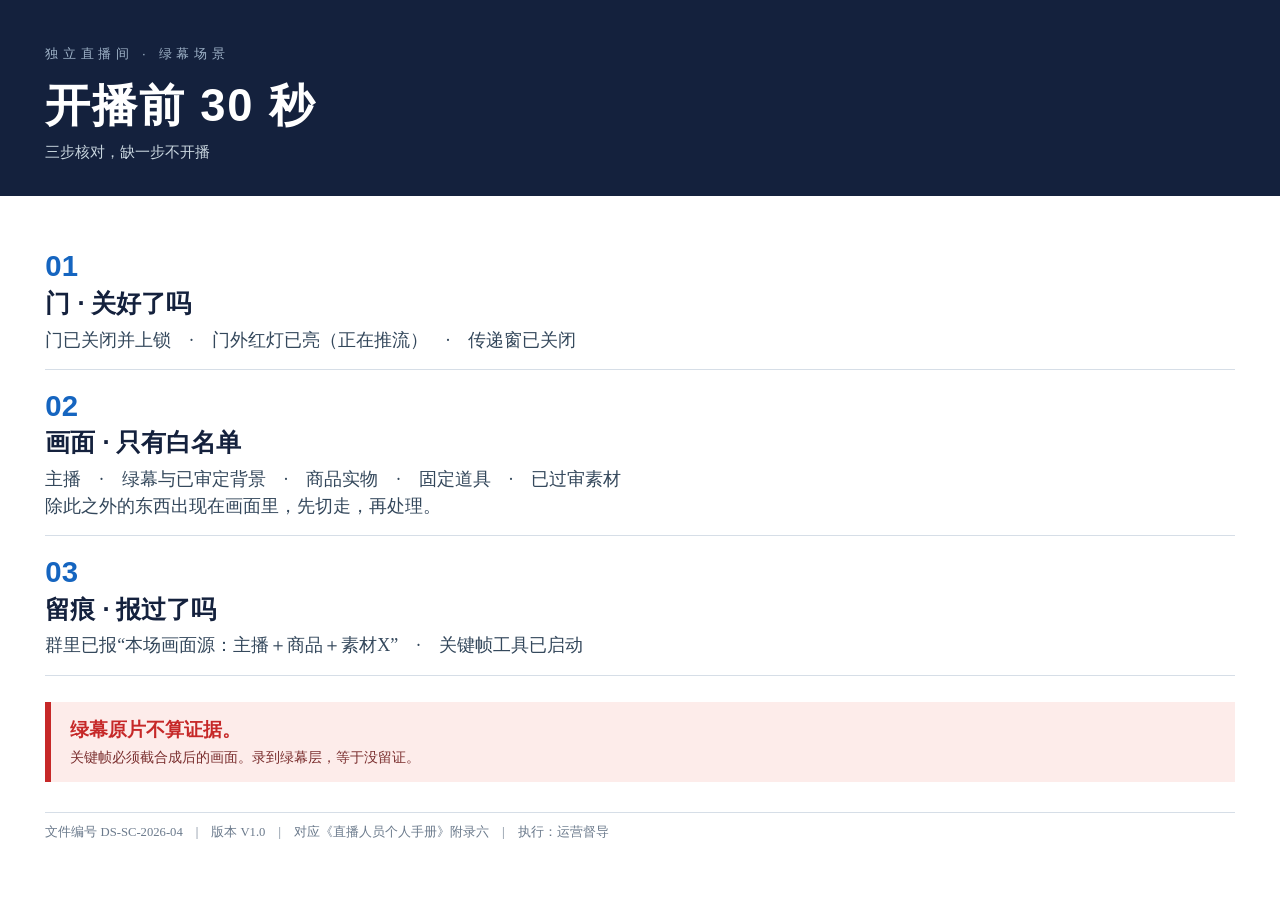
<file: src/checkcard.html>
<!DOCTYPE html>
<html lang="zh-CN">
<head>
<meta charset="UTF-8">
<meta name="docx-page-size" content="A4">
<title>开播前30秒核对卡</title>
<style>
@page { size: A4 portrait; margin: 14mm 14mm 12mm 14mm; }
* { box-sizing: border-box; }
body {
  font-family: "SimHei", "黑体", sans-serif;
  color: #14213D;
  margin: 0;
  padding: 0;
}
.band {
  background: #14213D;
  color: #FFFFFF;
  padding: 12mm 12mm 9mm 12mm;
}
.kicker {
  font-family: "SimHei", "黑体", sans-serif;
  font-size: 10pt;
  letter-spacing: 0.35em;
  color: #9FB3C8;
  margin: 0 0 3mm 0;
  text-align: left;
}
.title {
  font-family: "SimHei", "黑体", sans-serif;
  font-size: 34pt;
  font-weight: 700;
  letter-spacing: 0.04em;
  margin: 0 0 2mm 0;
  text-align: left;
}
.subtitle {
  font-family: "SimSun", "宋体", serif;
  font-size: 11pt;
  color: #C9D6DF;
  margin: 0;
  text-align: left;
}
.steps { padding: 9mm 12mm 0 12mm; }
.step {
  border-bottom: 1.2pt solid #D6DEE7;
  padding: 5mm 0 4mm 0;
}
.num {
  font-family: "SimHei", "黑体", sans-serif;
  font-size: 22pt;
  font-weight: 700;
  color: #1565C0;
  margin: 0 0 1mm 0;
  text-align: left;
}
.head {
  font-family: "SimHei", "黑体", sans-serif;
  font-size: 19pt;
  font-weight: 700;
  color: #14213D;
  margin: 0 0 1.5mm 0;
  text-align: left;
}
.body {
  font-family: "SimSun", "宋体", serif;
  font-size: 13.5pt;
  color: #33475B;
  line-height: 1.5;
  margin: 0;
  text-align: left;
}
.redline {
  margin: 7mm 12mm 0 12mm;
  border-left: 5pt solid #C62828;
  background: #FDECEA;
  padding: 4mm 5mm;
}
.redline-text {
  font-family: "SimHei", "黑体", sans-serif;
  font-size: 14pt;
  font-weight: 700;
  color: #C62828;
  margin: 0;
  text-align: left;
}
.redline-sub {
  font-family: "SimSun", "宋体", serif;
  font-size: 10.5pt;
  color: #7A2E2E;
  margin: 1.5mm 0 0 0;
  text-align: left;
}
.footer {
  margin: 8mm 12mm 0 12mm;
  border-top: 0.8pt solid #D6DEE7;
  padding-top: 3mm;
}
.foot-text {
  font-family: "SimSun", "宋体", serif;
  font-size: 9.5pt;
  color: #6B7A8C;
  margin: 0;
  text-align: left;
}
</style>
</head>
<body>

<div class="band">
  <p class="kicker">独立直播间 · 绿幕场景</p>
  <p class="title">开播前 30 秒</p>
  <p class="subtitle">三步核对，缺一步不开播</p>
</div>

<div class="steps">
  <div class="step">
    <p class="num">01</p>
    <p class="head">门 · 关好了吗</p>
    <p class="body">门已关闭并上锁　·　门外红灯已亮（正在推流）　·　传递窗已关闭</p>
  </div>

  <div class="step">
    <p class="num">02</p>
    <p class="head">画面 · 只有白名单</p>
    <p class="body">主播　·　绿幕与已审定背景　·　商品实物　·　固定道具　·　已过审素材<br>除此之外的东西出现在画面里，先切走，再处理。</p>
  </div>

  <div class="step">
    <p class="num">03</p>
    <p class="head">留痕 · 报过了吗</p>
    <p class="body">群里已报“本场画面源：主播＋商品＋素材X”　·　关键帧工具已启动</p>
  </div>
</div>

<div class="redline">
  <p class="redline-text">绿幕原片不算证据。</p>
  <p class="redline-sub">关键帧必须截合成后的画面。录到绿幕层，等于没留证。</p>
</div>

<div class="footer">
  <p class="foot-text">文件编号 DS-SC-2026-04　|　版本 V1.0　|　对应《直播人员个人手册》附录六　|　执行：运营督导</p>
</div>

</body>
</html>
</file>
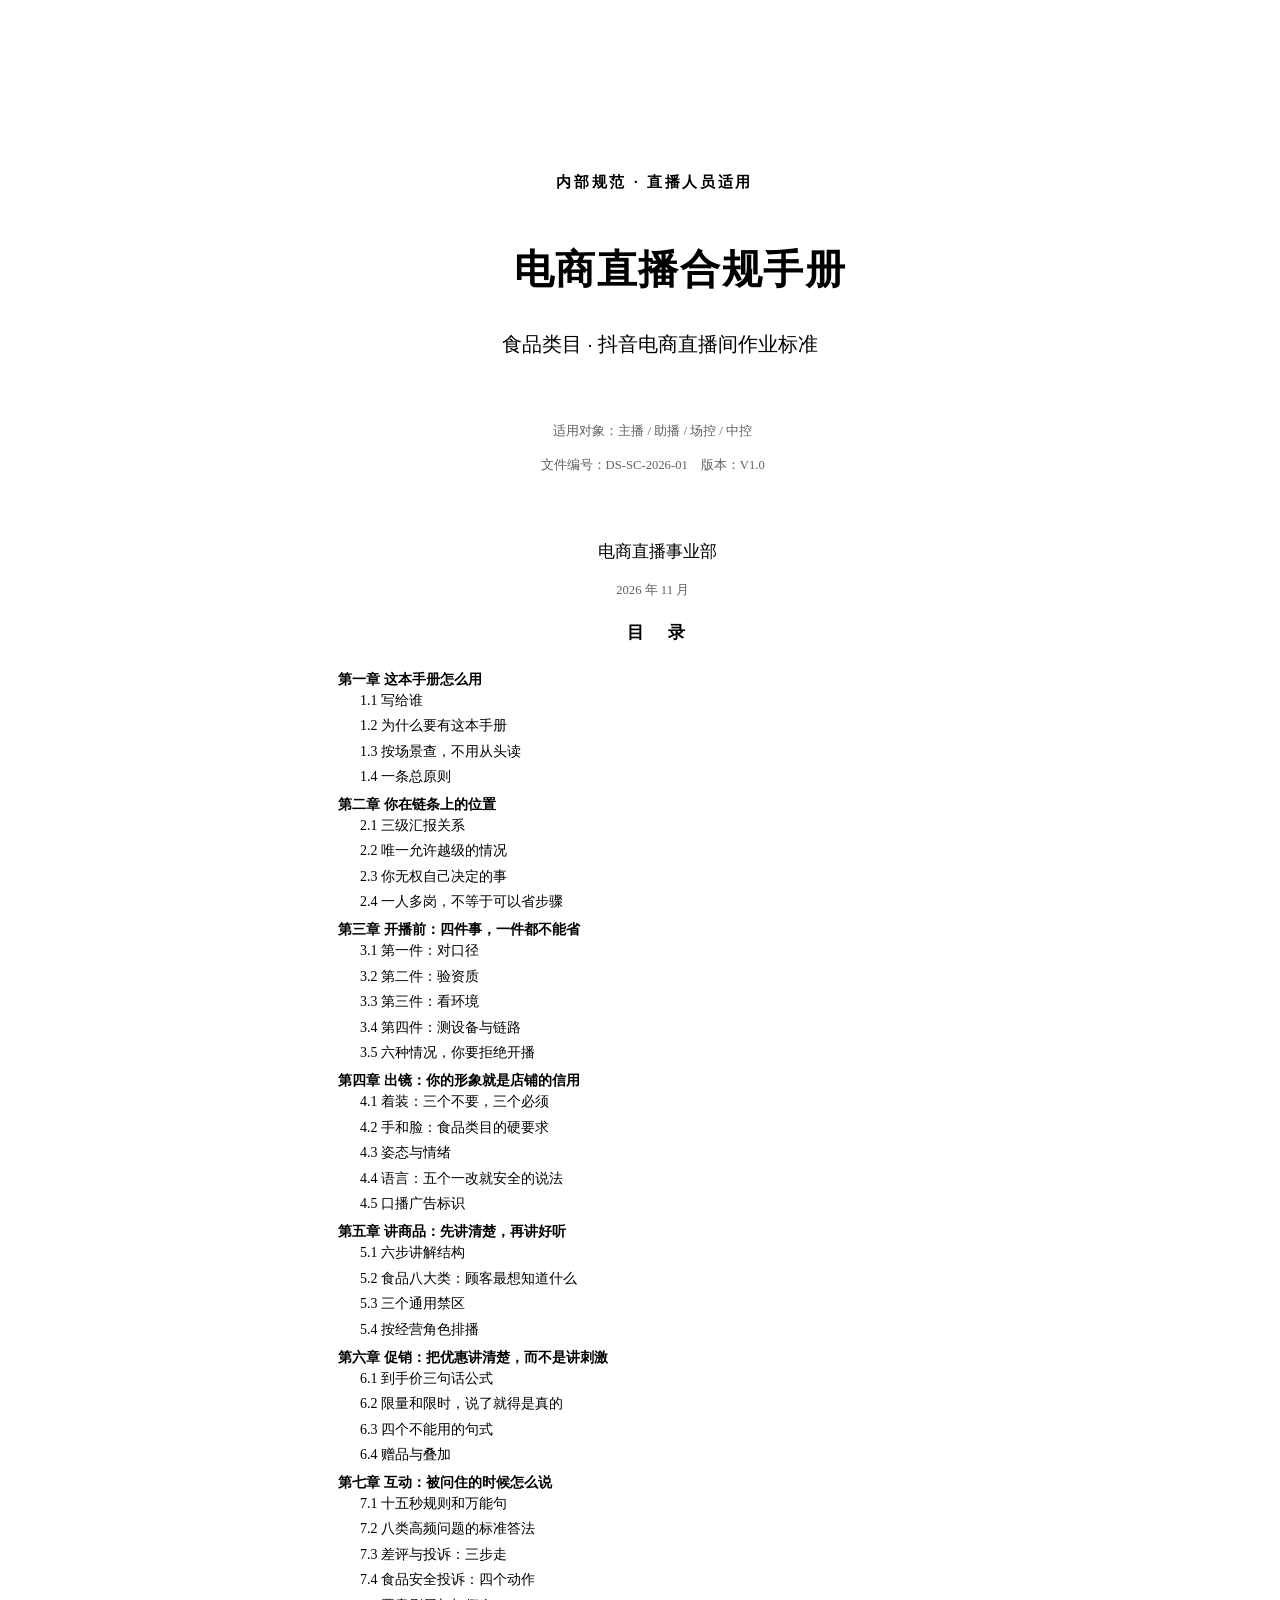
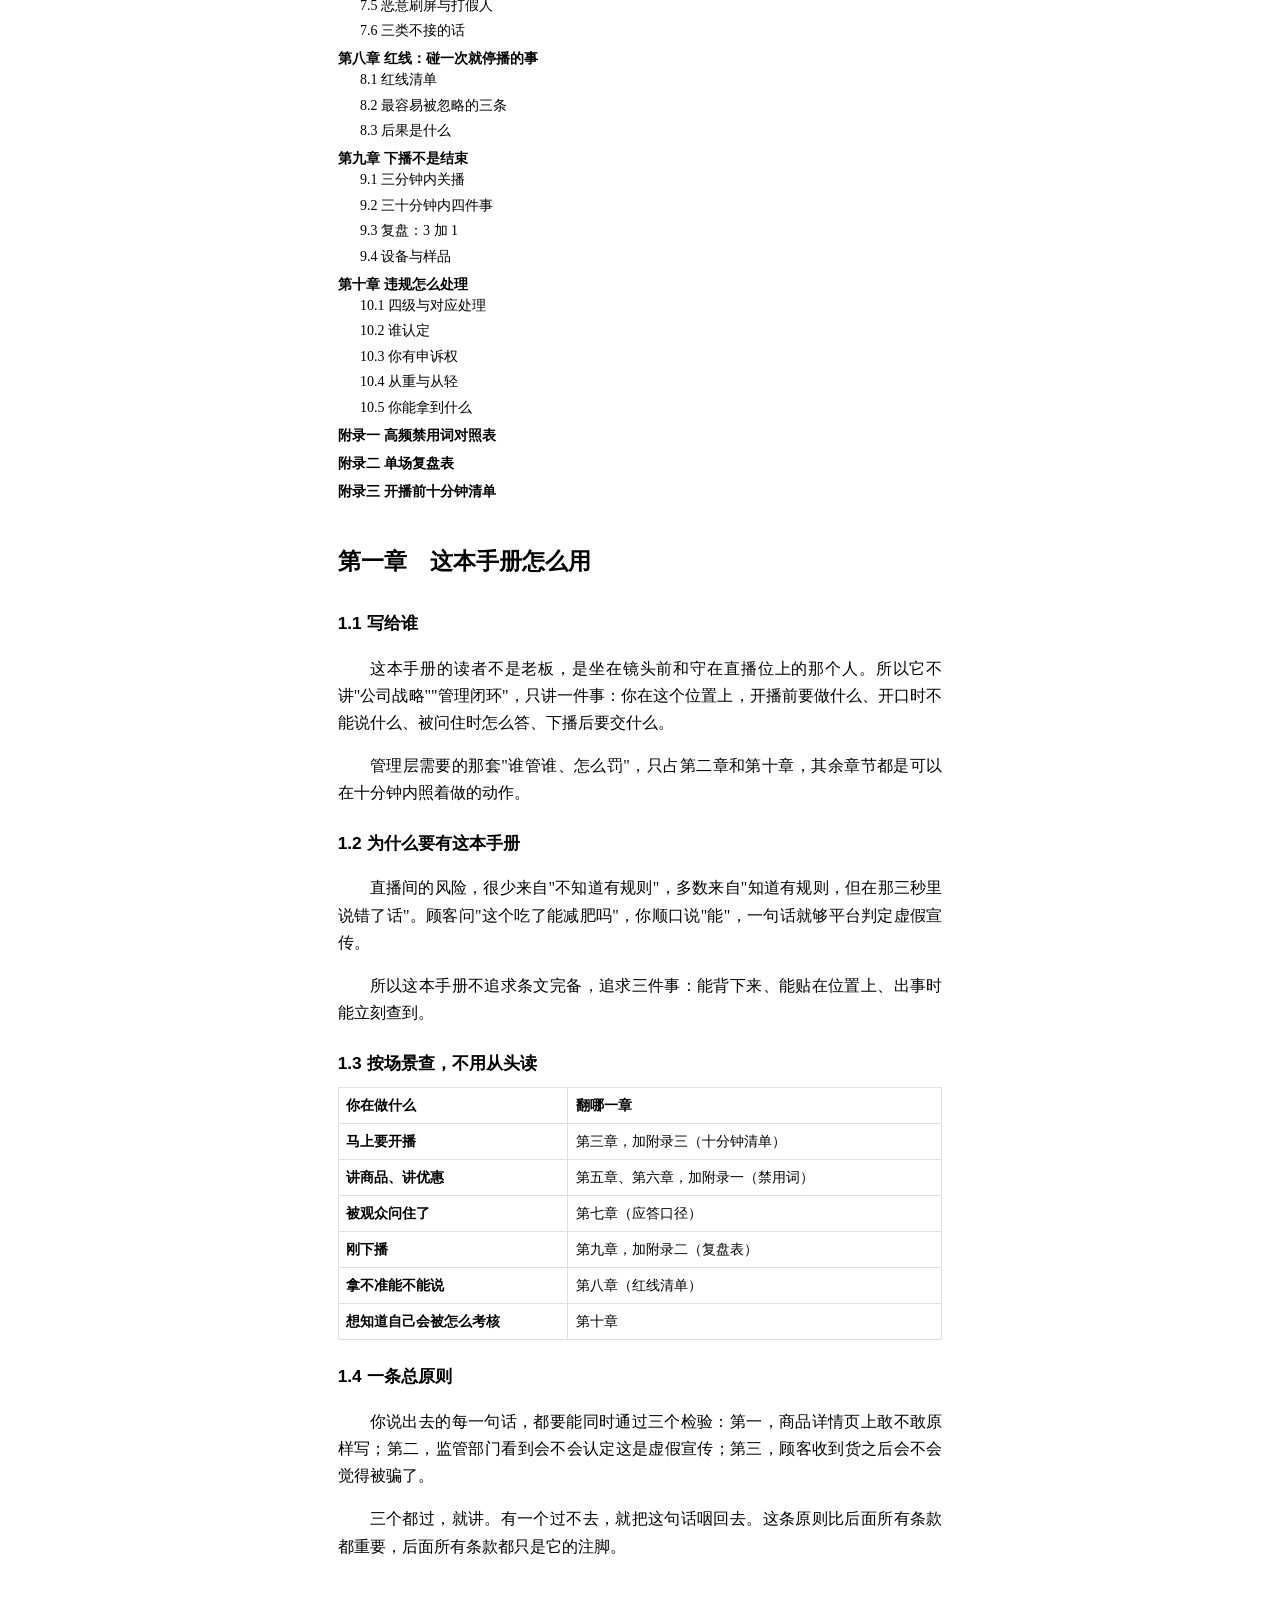
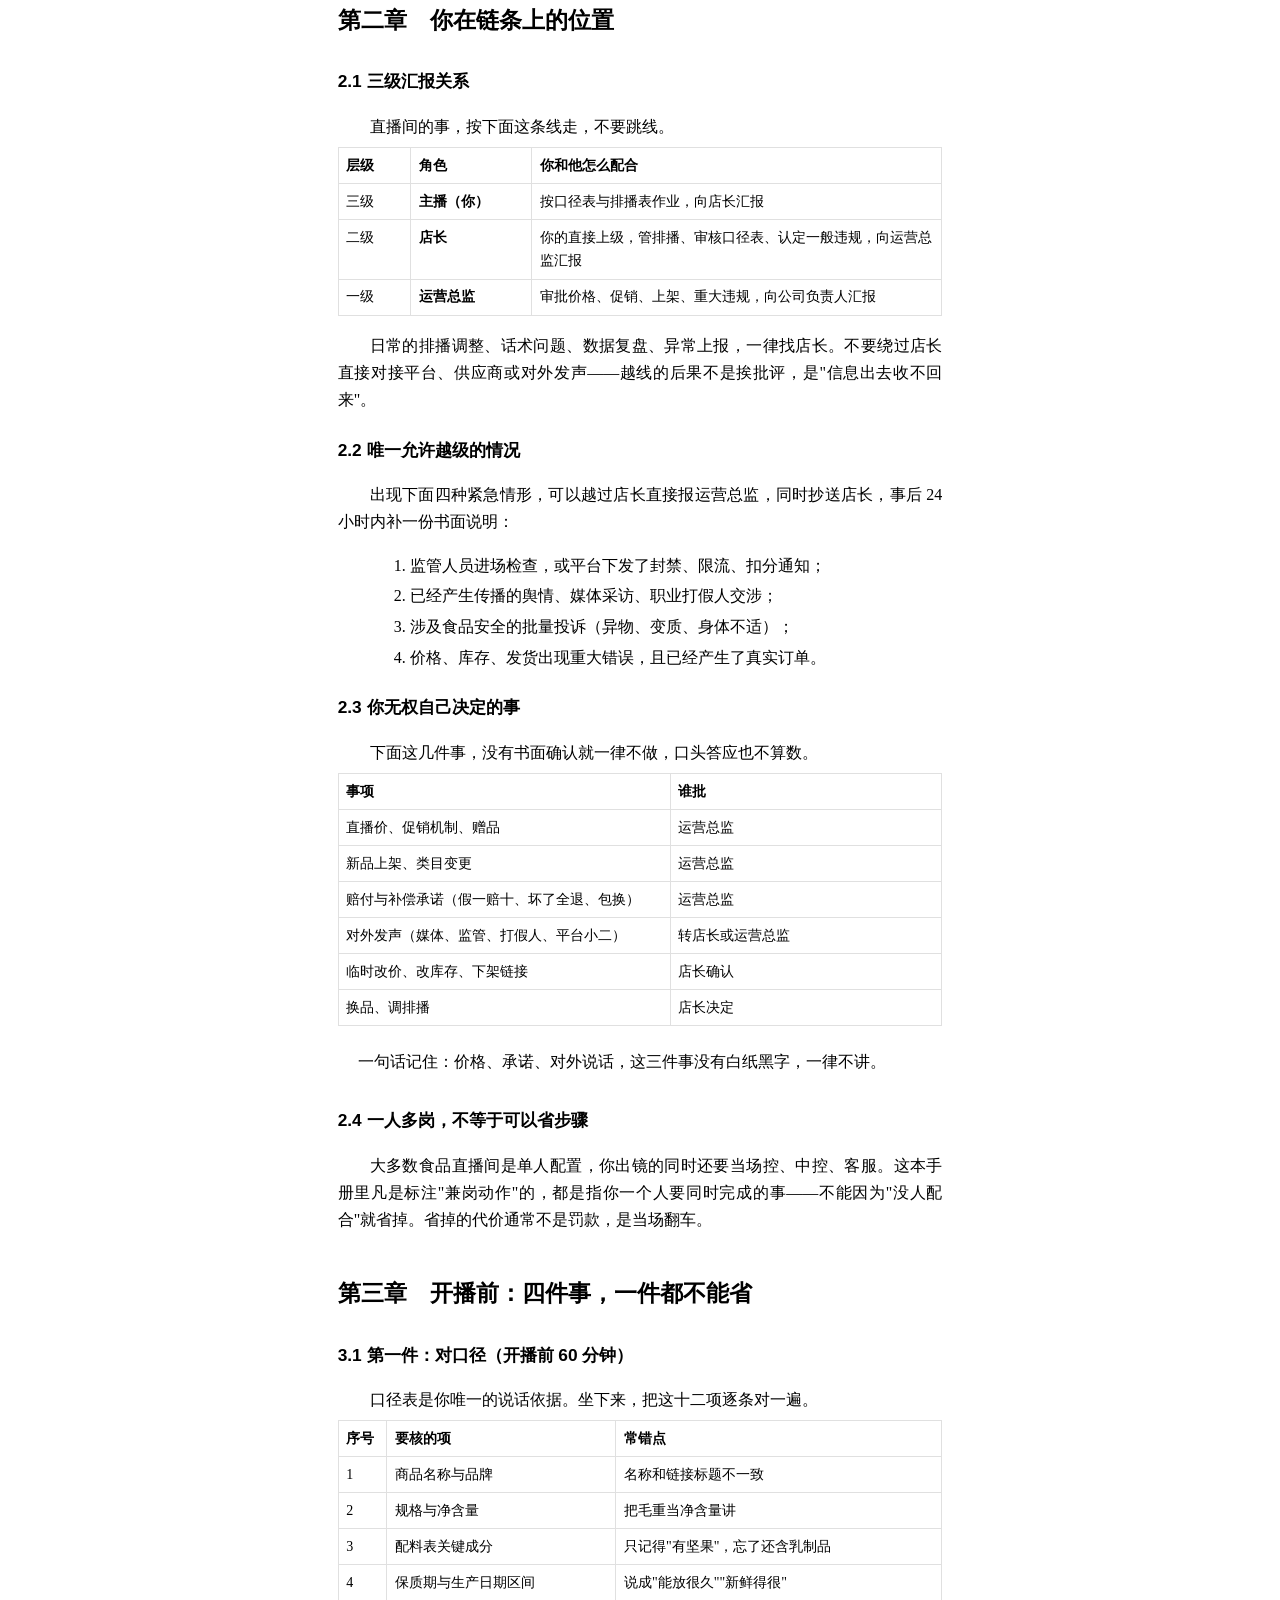
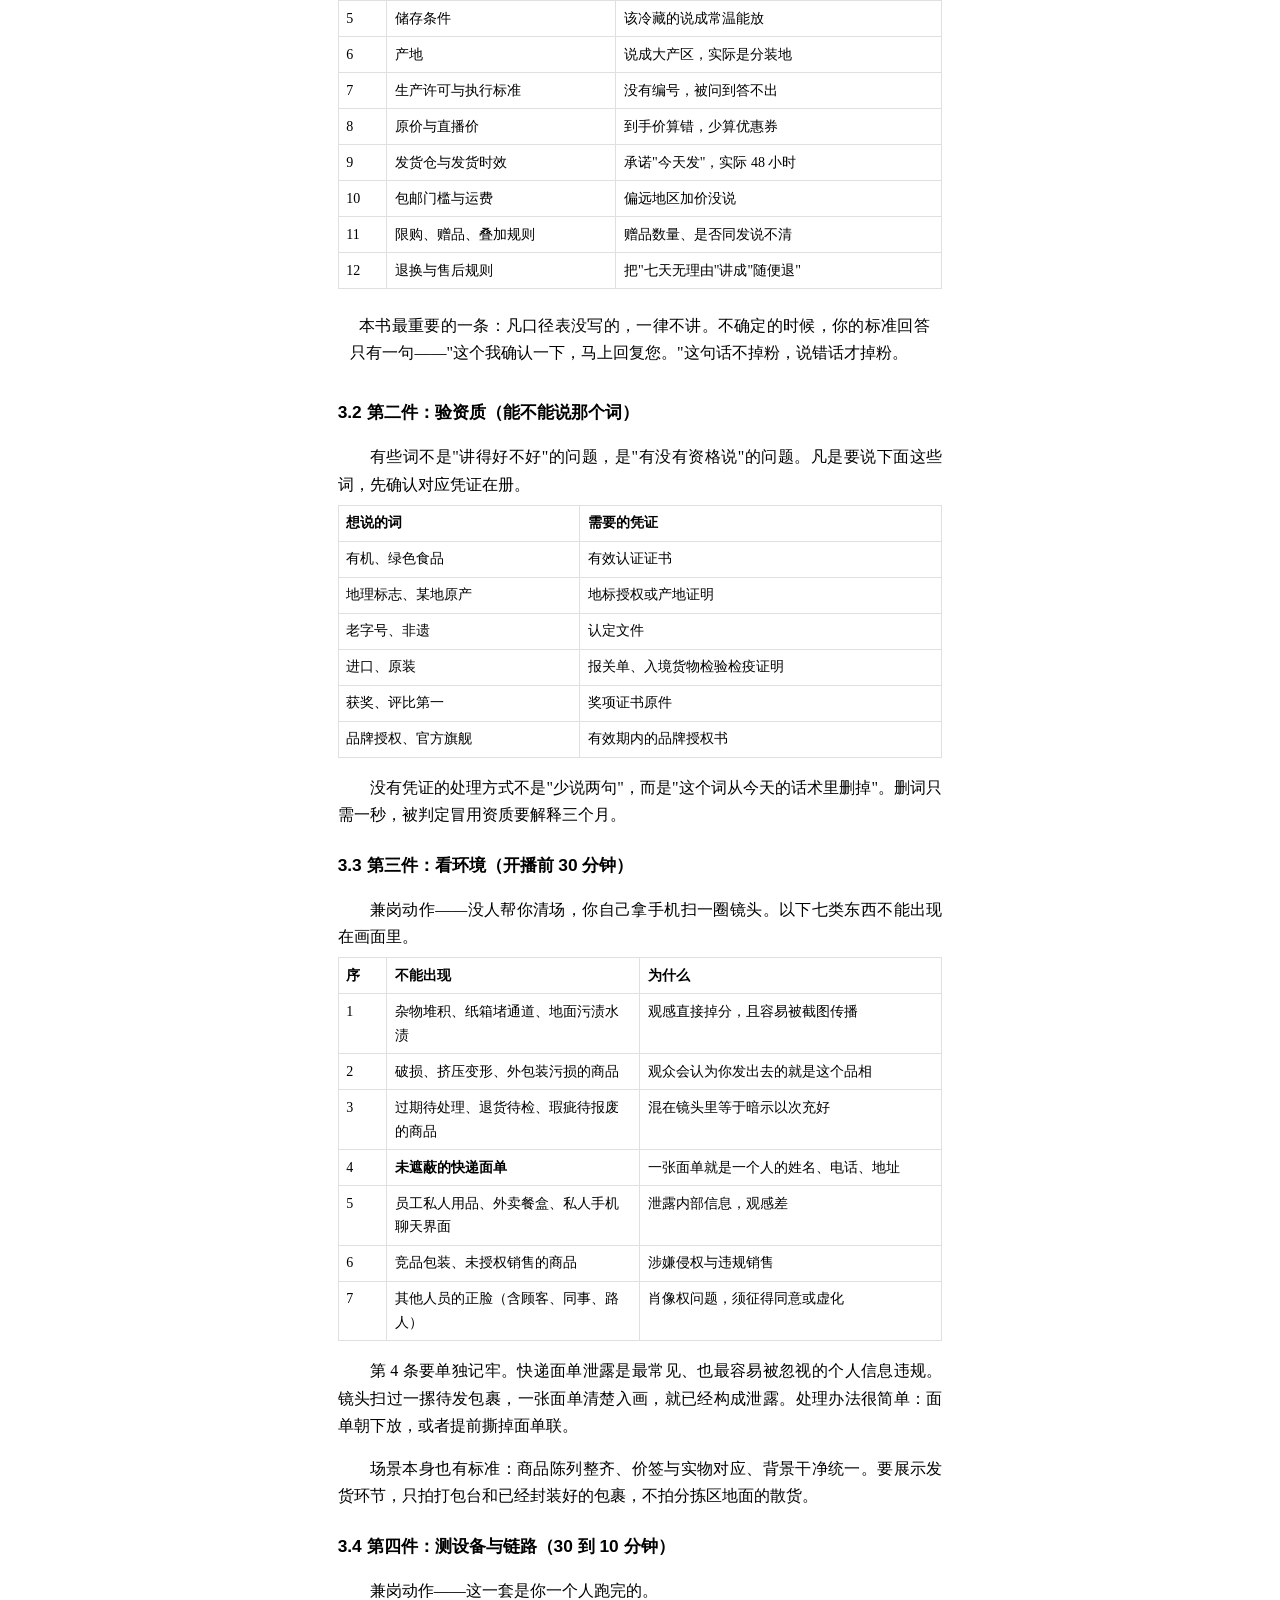
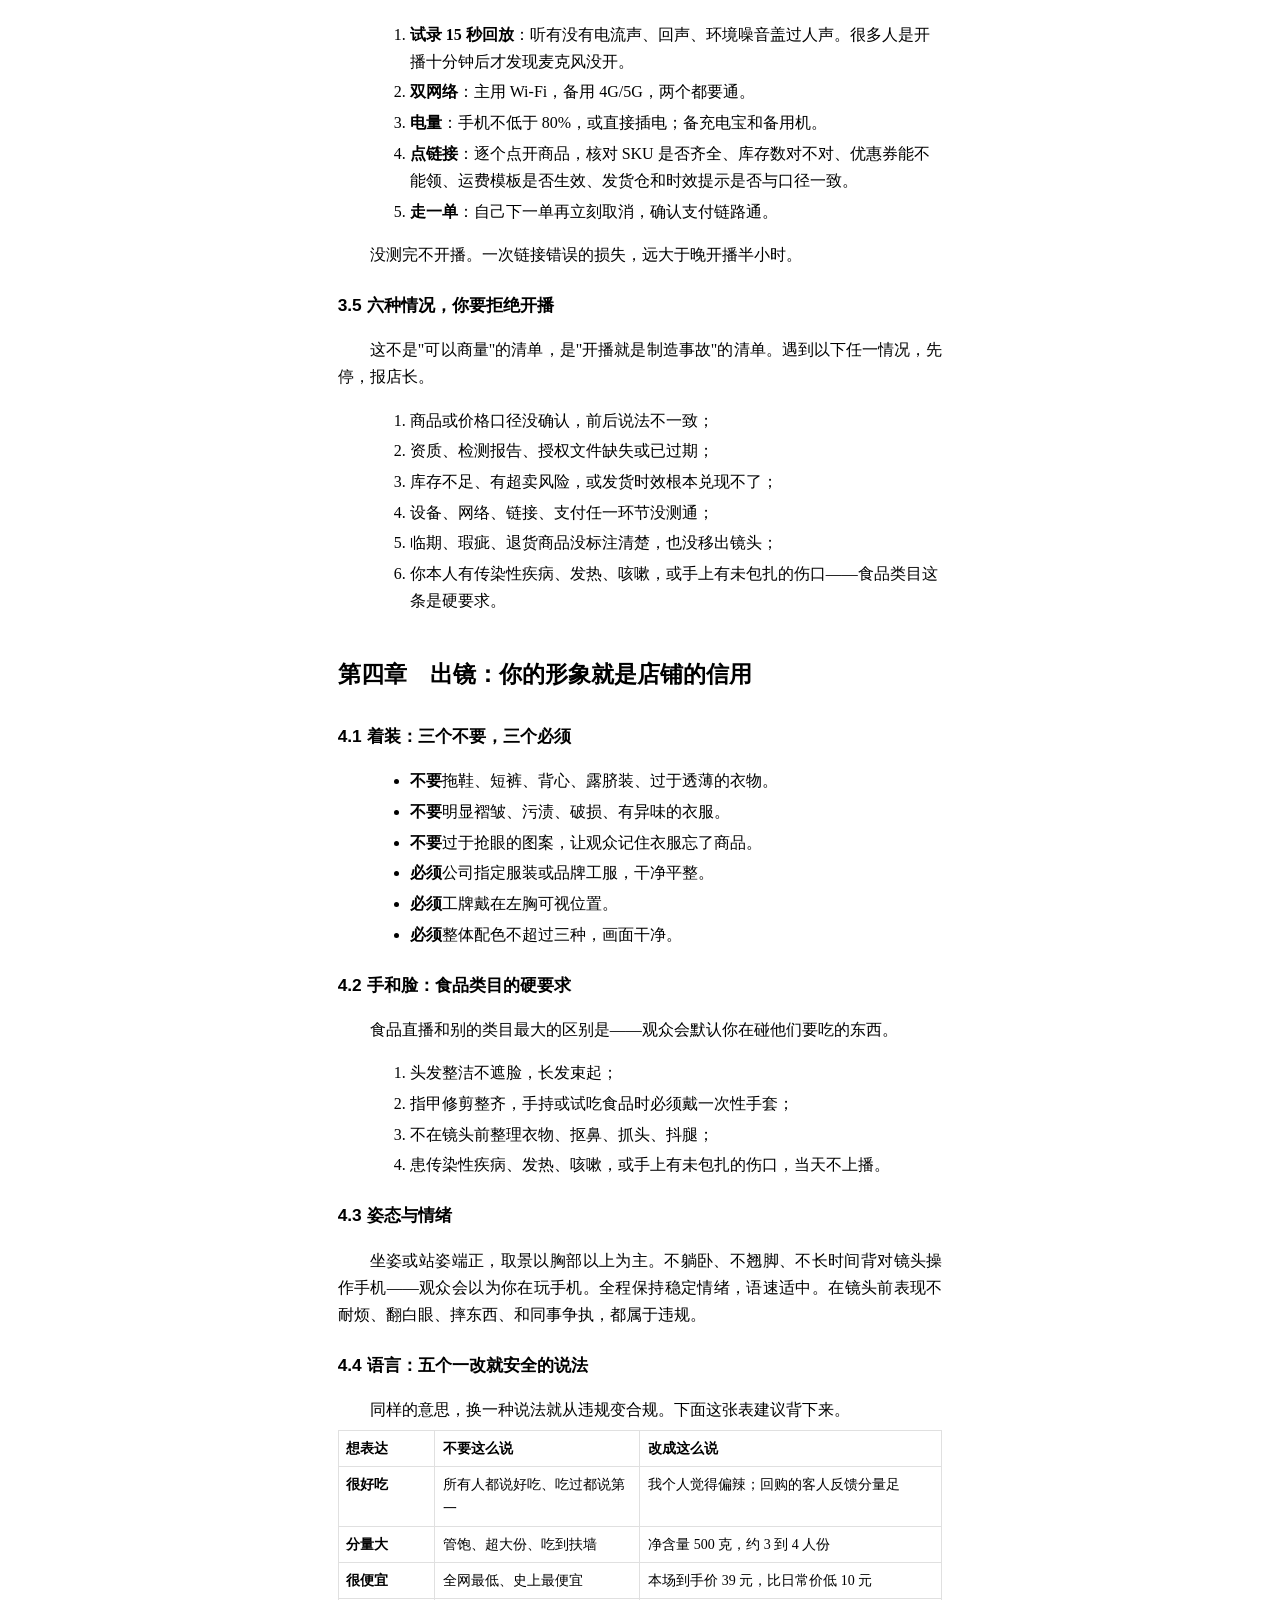
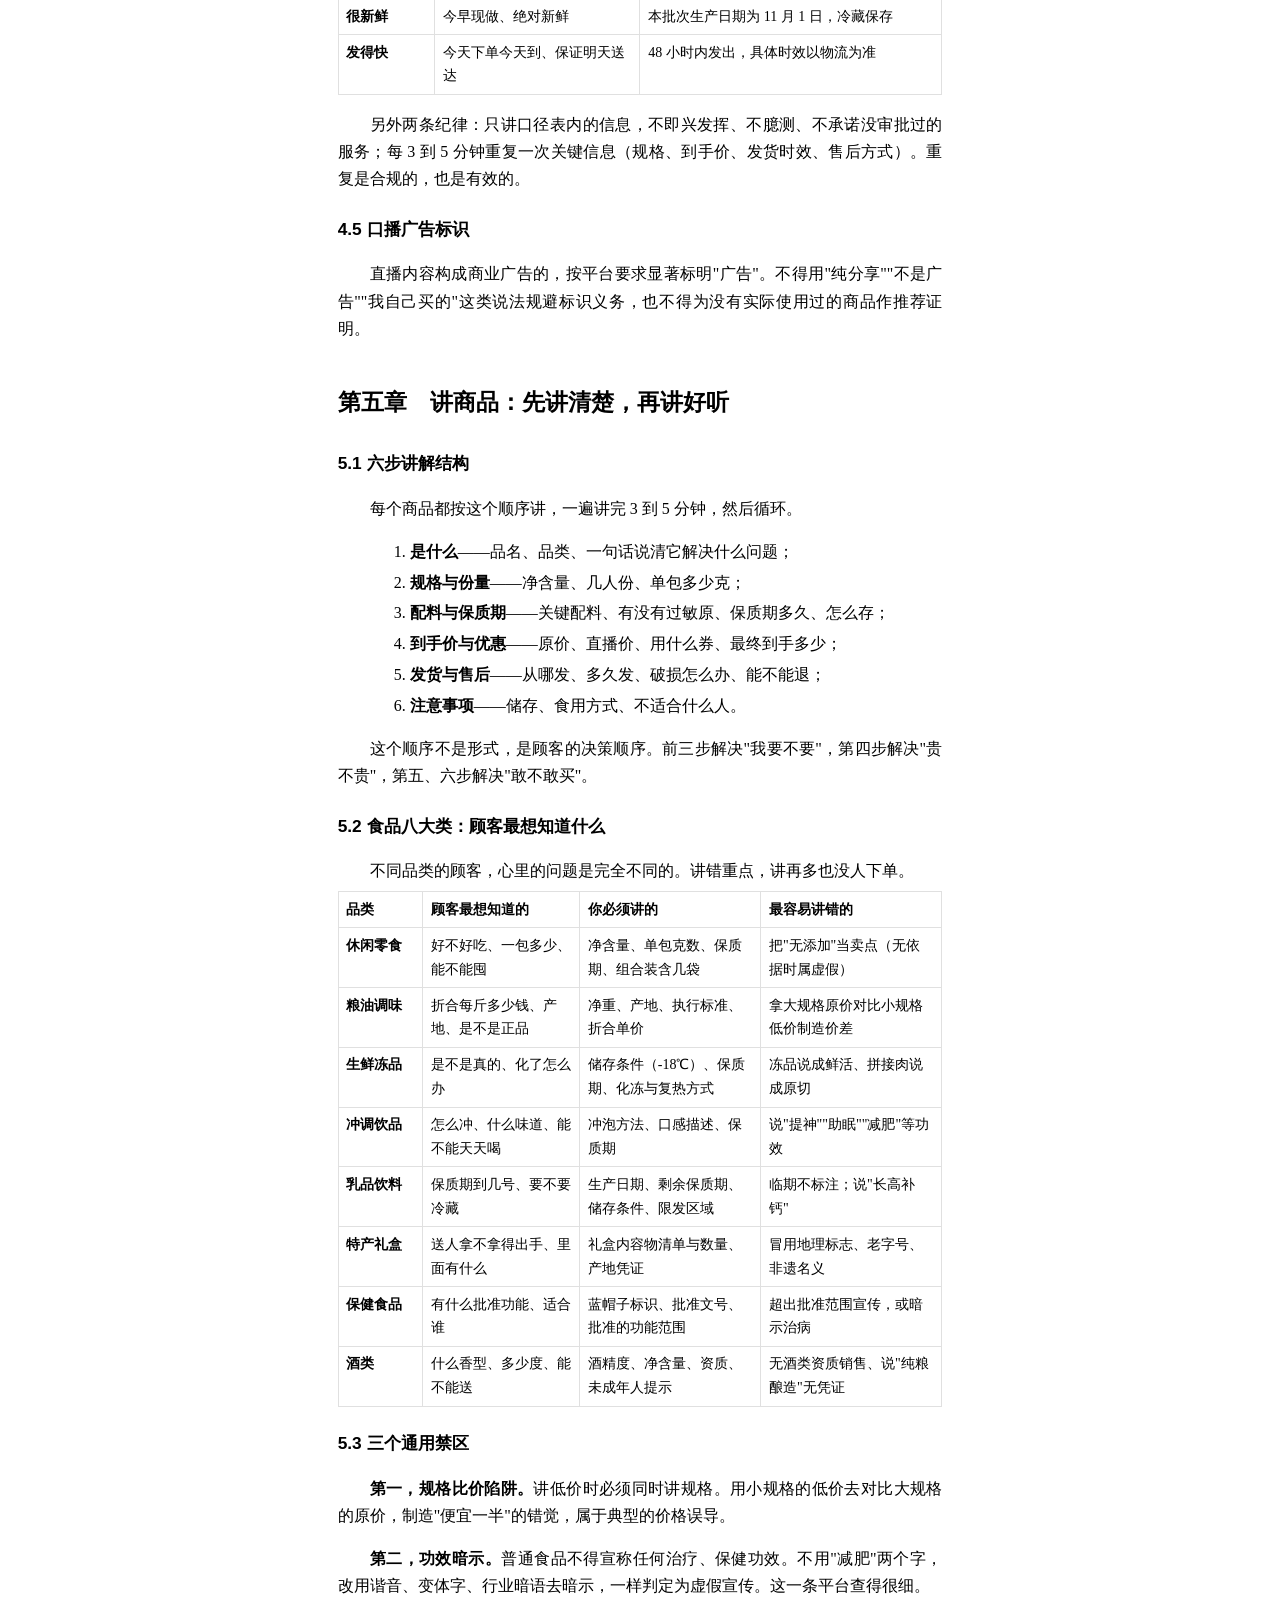
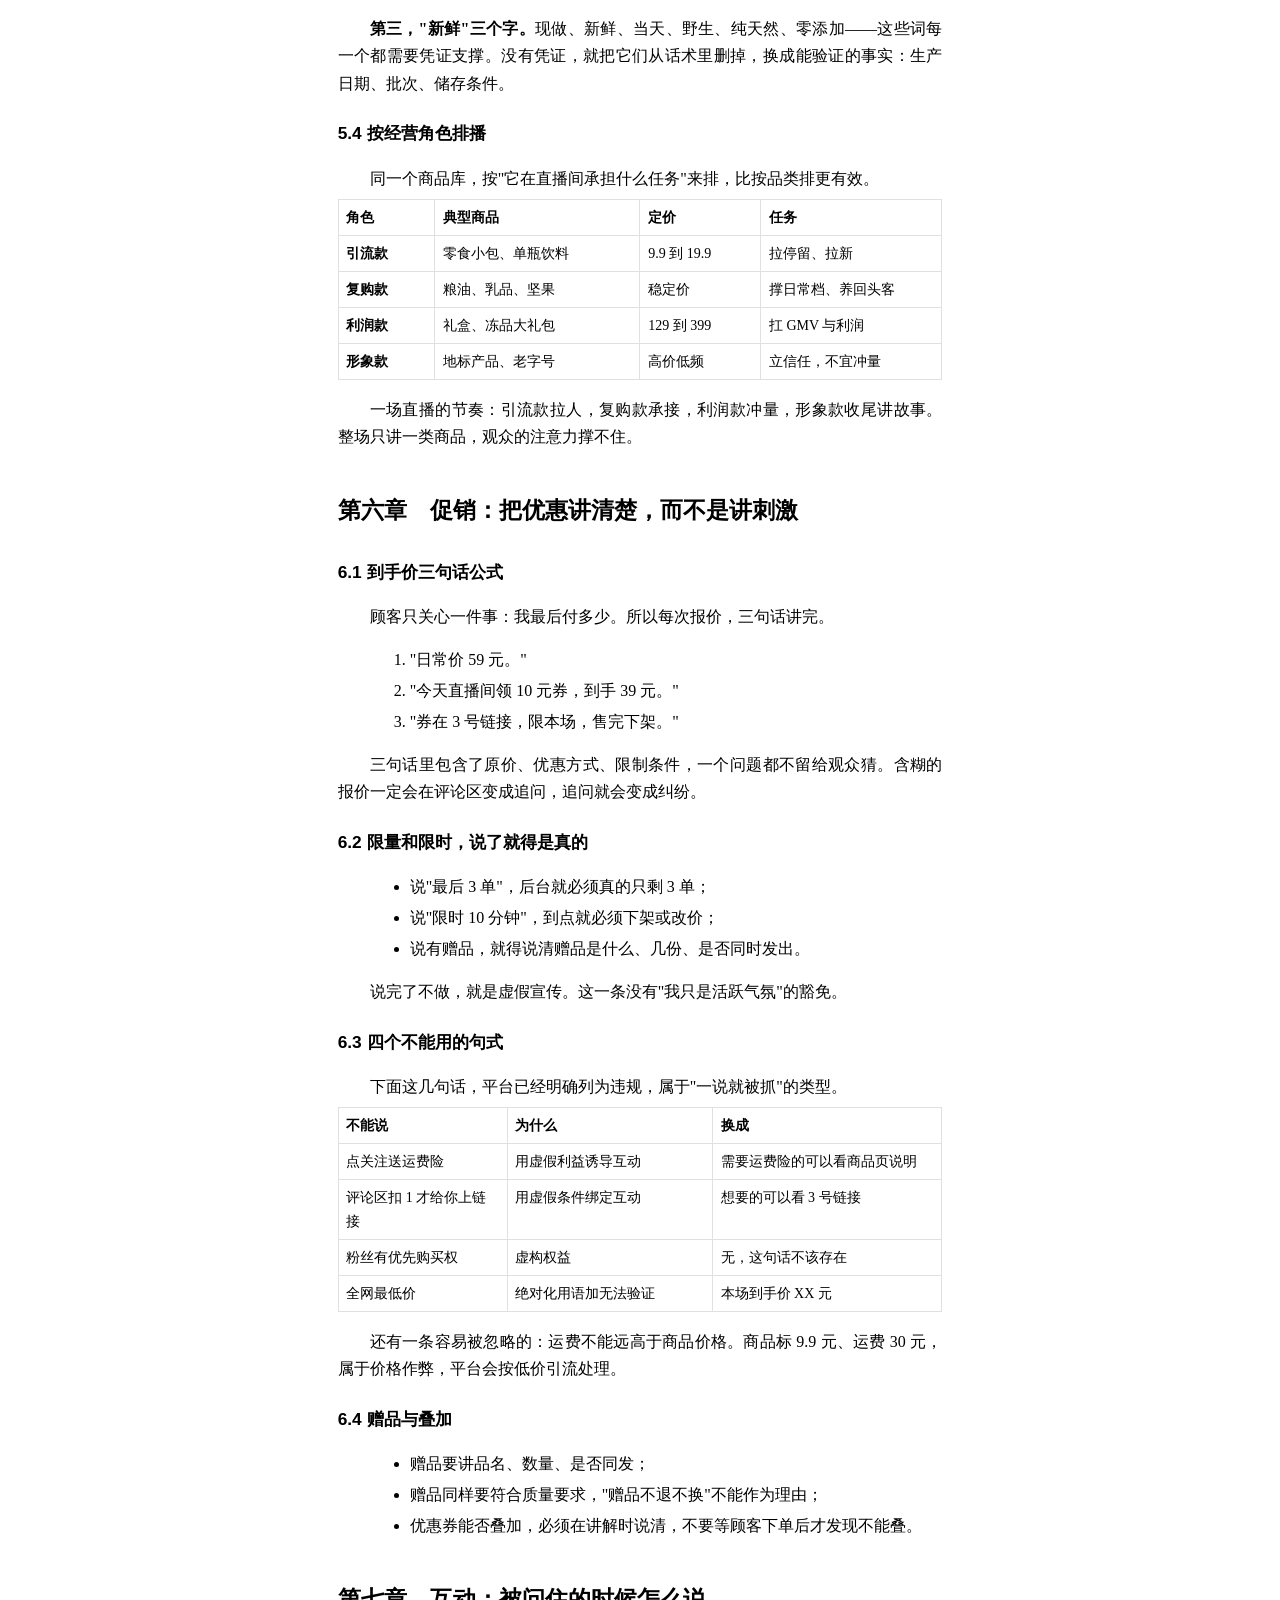
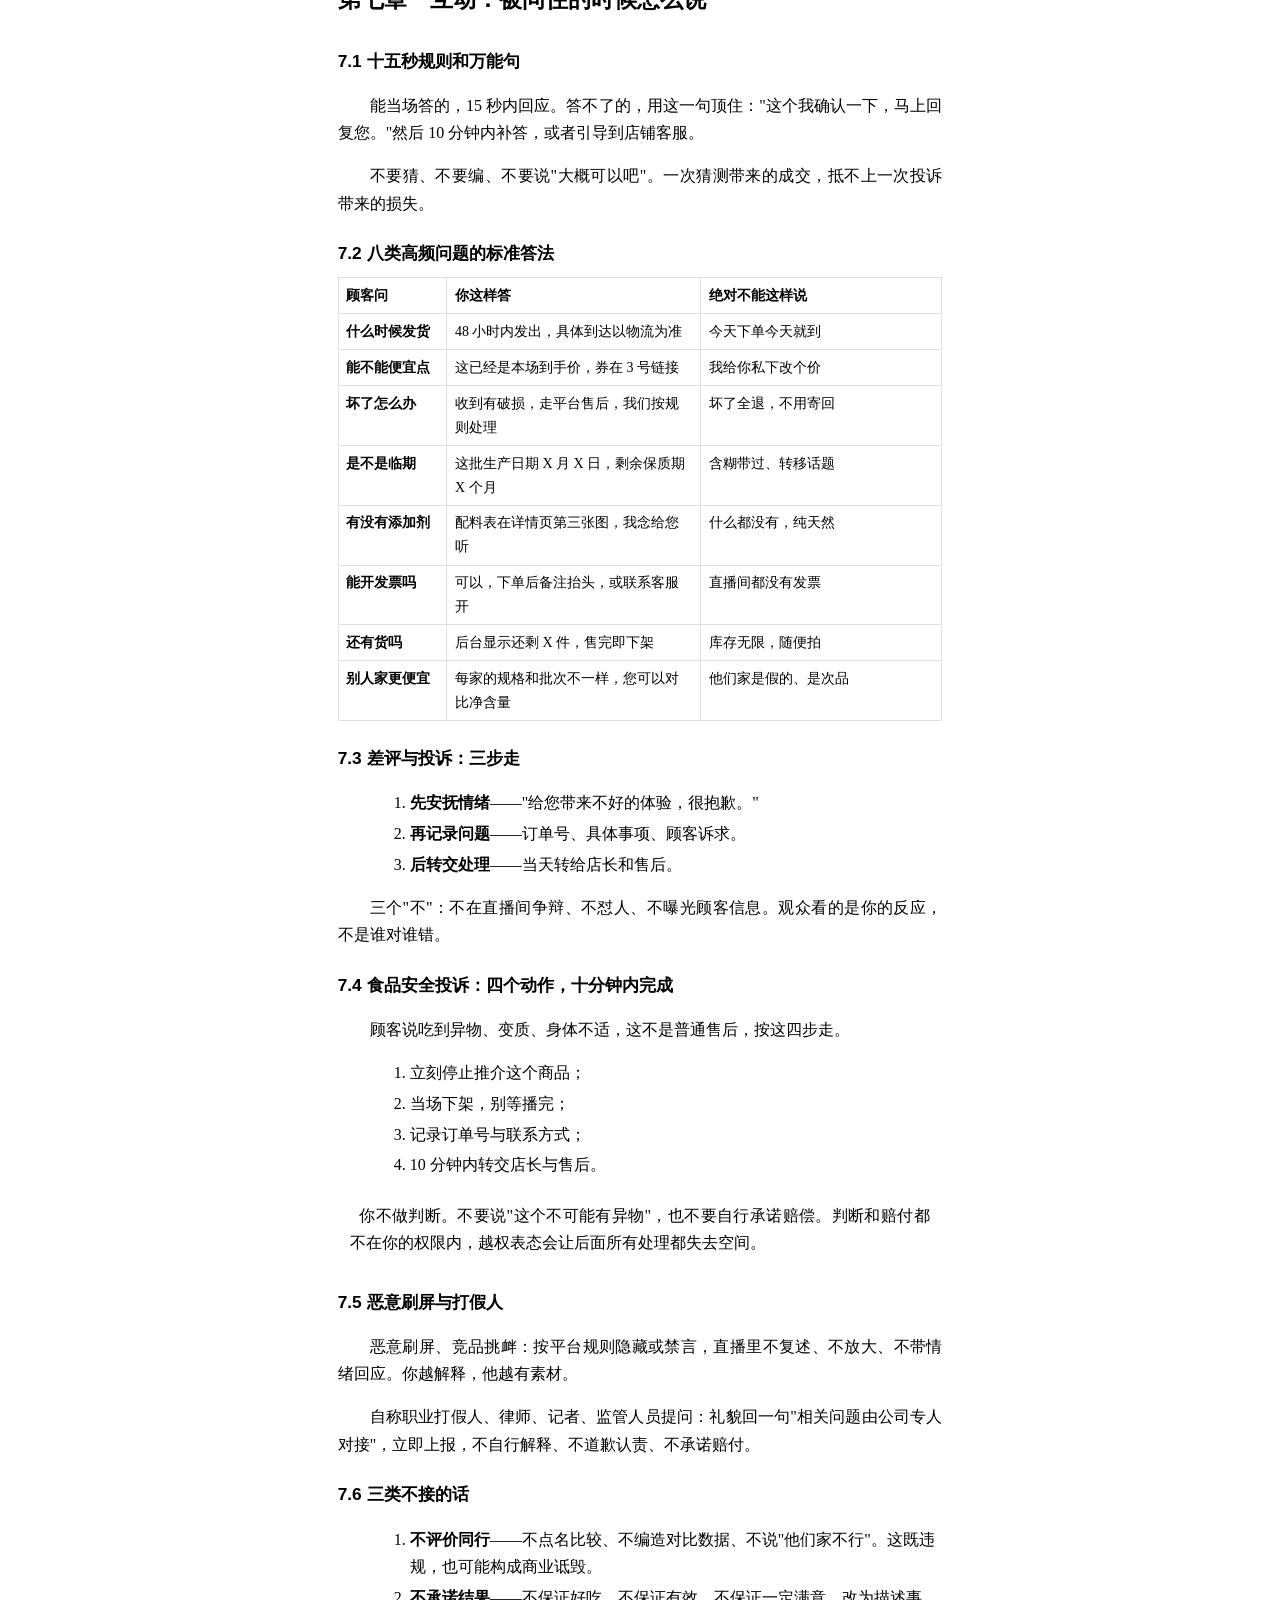
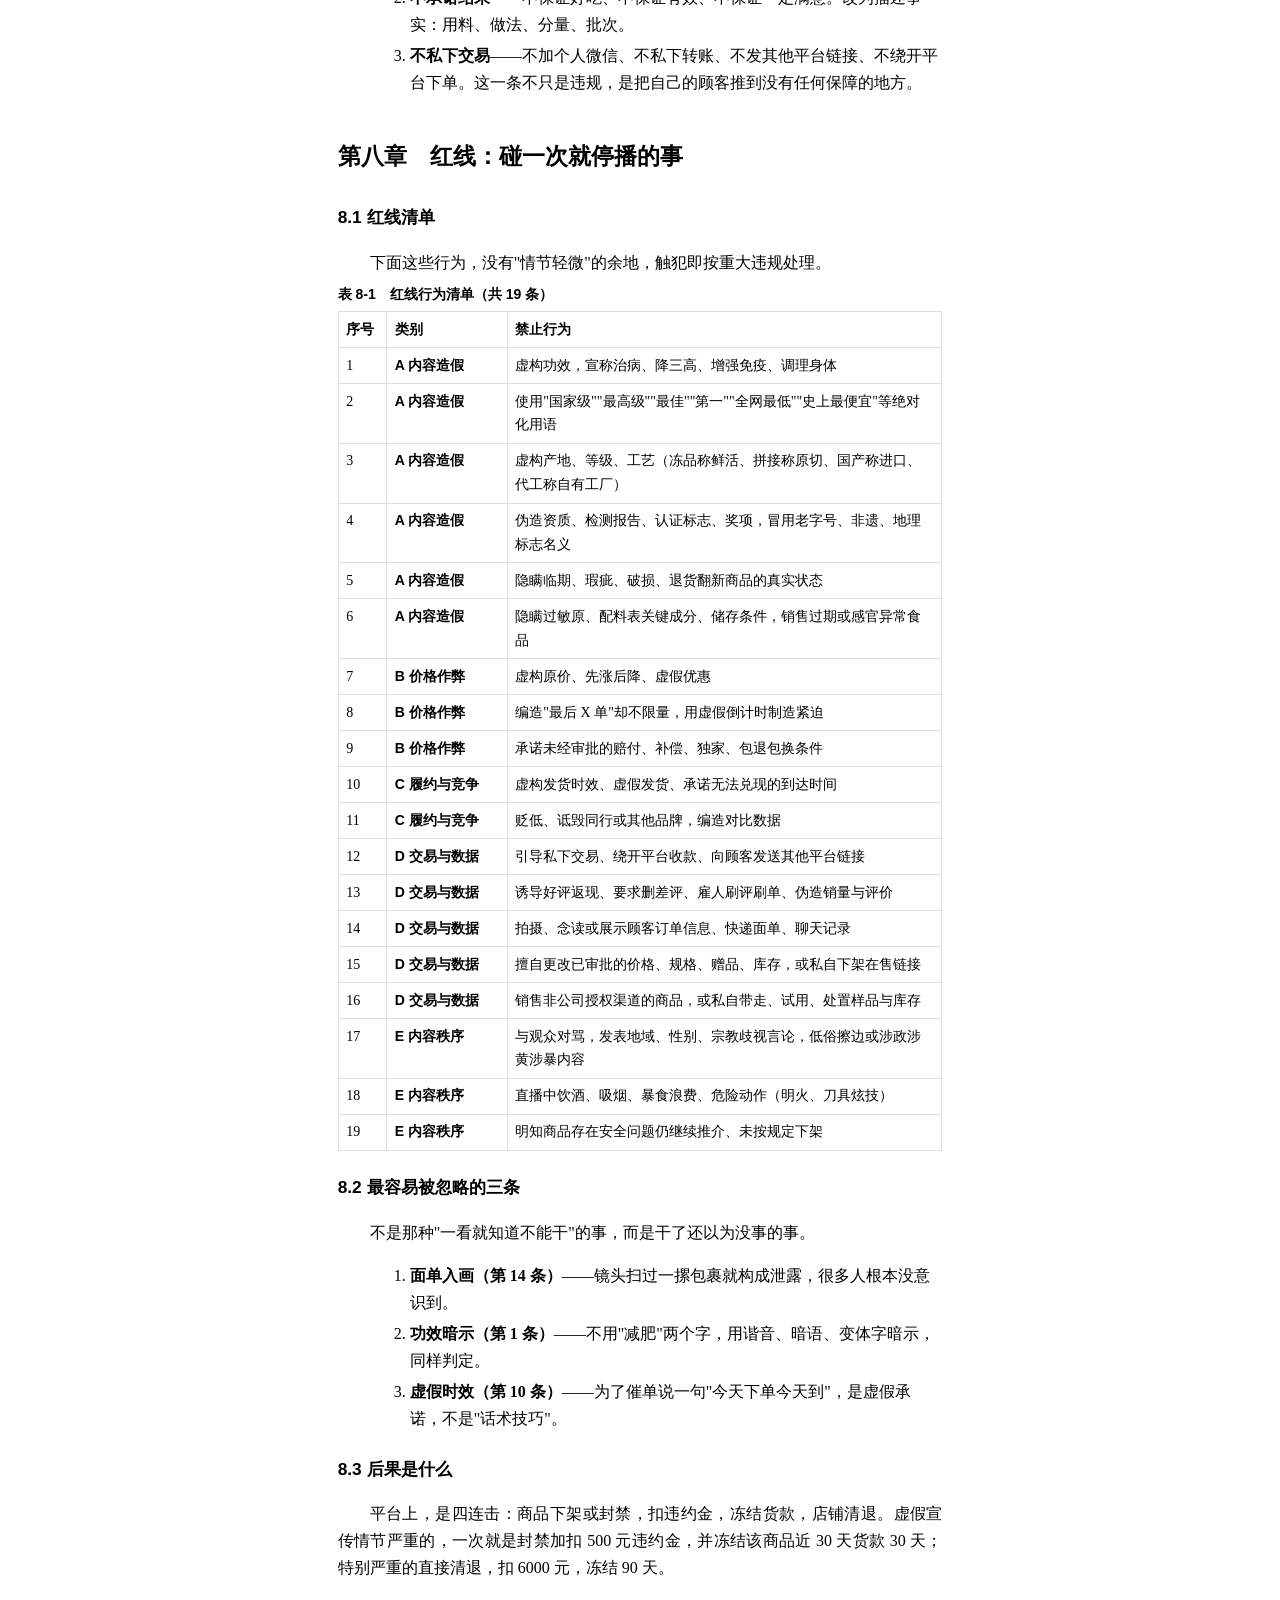
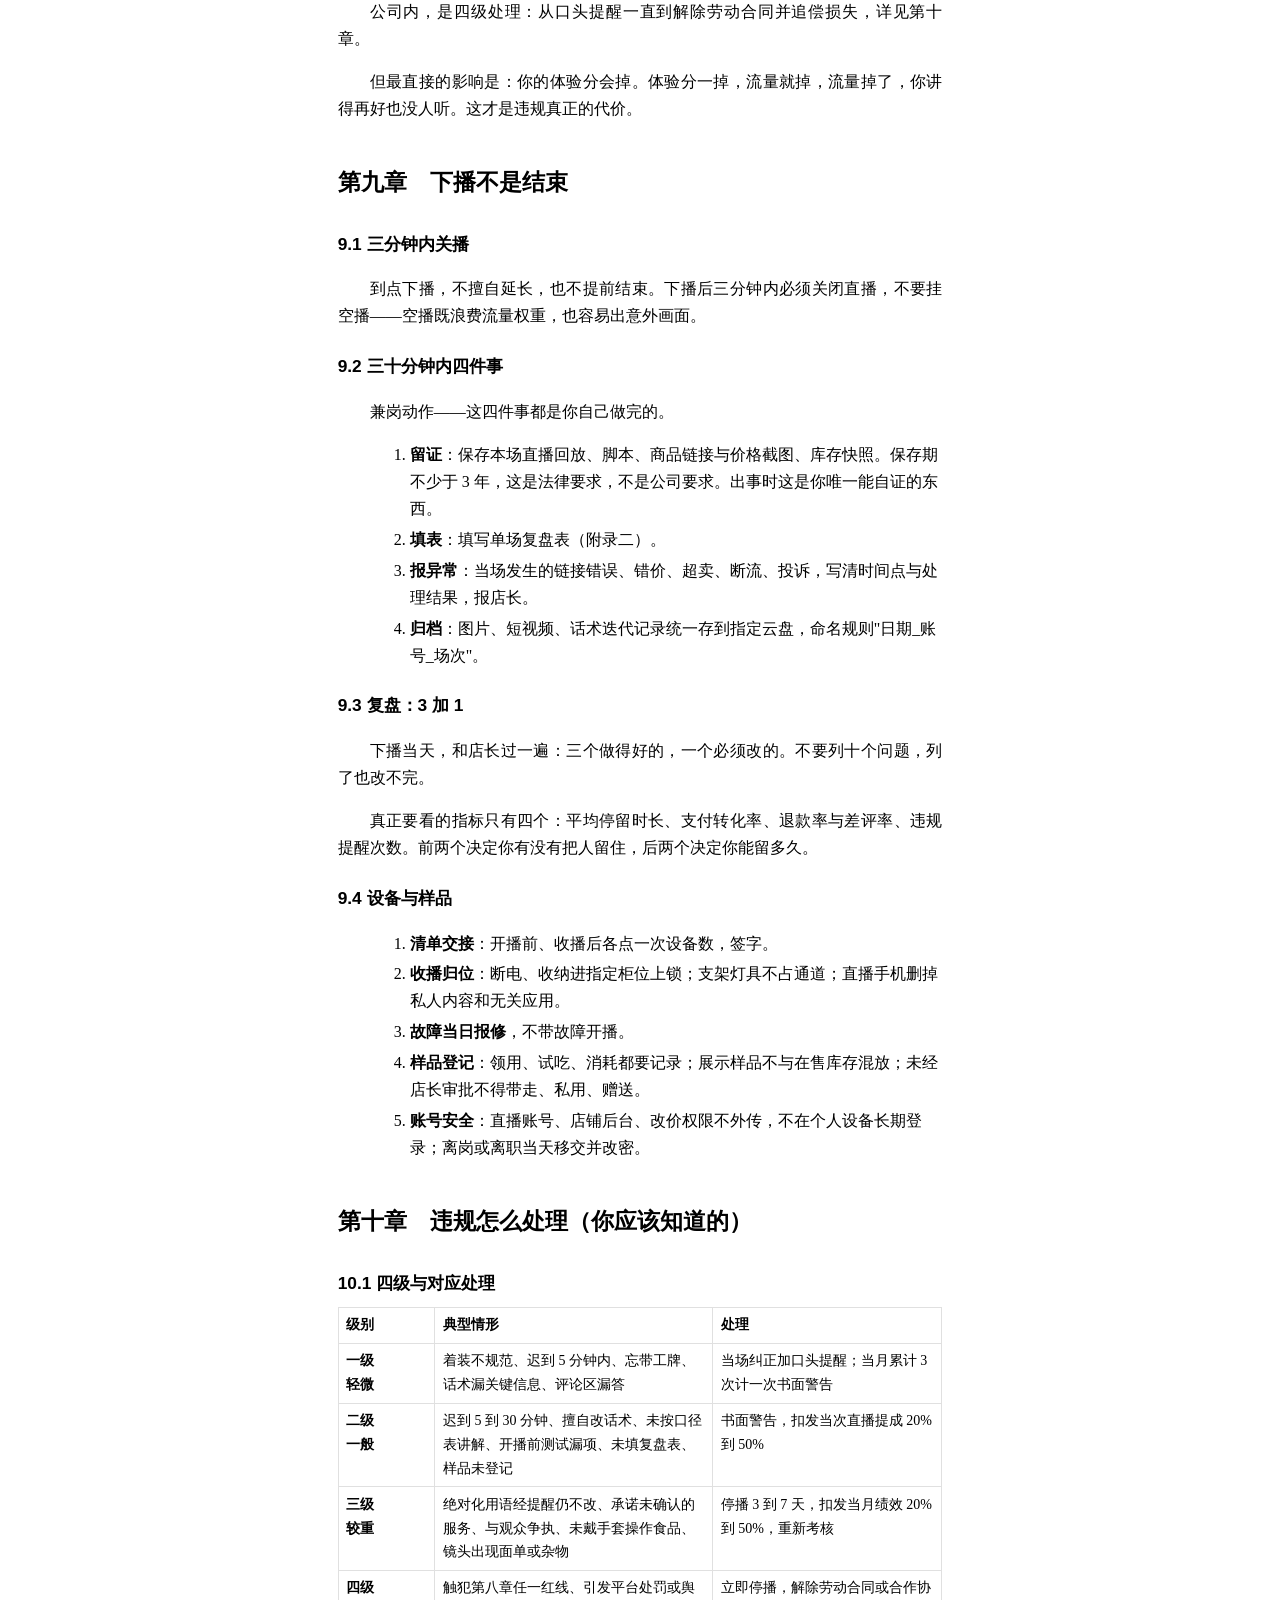
<file: src/manual.html>
<!DOCTYPE html>
<html lang="zh-CN">
<head>
<meta charset="UTF-8">
<meta name="viewport" content="width=device-width, initial-scale=1.0">
<meta name="docx-page-size" content="A4">
<title>电商直播合规手册（直播人员版）</title>
<style>
@page { @bottom-center { content: counter(page); } }
@page cover { @bottom-center { content: none; } }
section[role="cover"] { page: cover; }

:root {
  --fs-chapter: var(--typography-fontSize-h1, 17pt);
  --fs-section: var(--typography-fontSize-h2, 13pt);
  --fs-body: var(--typography-fontSize-body, 12pt);
  --fs-table: var(--typography-fontSize-small, 10.5pt);
  --fs-small: var(--typography-fontSize-tiny, 9.5pt);
  --fs-cover-title: var(--typography-fontSize-title, 30pt);
  --fs-cover-sub: var(--typography-fontSize-subtitle, 15pt);
  --fs-cover-eyebrow: var(--typography-fontSize-coverCategory, 11pt);
  --ff-heading: "SimHei", "黑体", var(--typography-fontFamily-heading, sans-serif);
  --ff-body: "SimSun", "宋体", var(--typography-fontFamily-body, serif);
  --lh-body: var(--typography-lineHeight-body, 1.7);
  --color-primary: var(--color-primary, #1565C0);
  --color-heading: var(--color-heading, #1A237E);
  --color-text: var(--color-text, #212121);
  --color-muted: var(--color-textSecondary, #616161);
  --color-border: var(--color-divider, #E0E0E0);
  --color-surface: var(--color-surface, #F5F7FA);
  --color-accent: var(--color-accent, #00897B);
  --spacing-paragraph: var(--spacing-paragraph, 0.7em);
  --spacing-section: var(--spacing-sectionGap, 1.6em);
  --page-content-width: var(--layout-maxContentWidth, 16cm);
  /* 间距令牌 */
  --sp-0_22em: 0.22em;
  --sp-0_25em: 0.25em;
  --sp-0_32em: 0.32em;
  --sp-0_3em: 0.3em;
  --sp-0_4em: 0.4em;
  --sp-0_4em_0_55em: 0.4em 0.55em;
  --sp-0_55em_0_8em: 0.55em 0.8em;
  --sp-0_5em: 0.5em;
  --sp-0_6em: 0.6em;
  --sp-0_7em: 0.7em;
  --sp-0_8em: 0.8em;
  --sp-0_9em: 0.9em;
  --sp-1_2em: 1.2em;
  --sp-1_3em: 1.3em;
  --sp-1_6em: 1.6em;
  --sp-1_8em: 1.8em;
  --sp-2em: 2em;
  --sp-3_5em: 3.5em;
  --sp-3em: 3em;
}

* { box-sizing: border-box; }
body {
  font-family: var(--ff-body);
  font-size: var(--fs-body);
  line-height: var(--lh-body);
  color: var(--color-text);
  max-width: var(--page-content-width);
  margin-left: auto;
  margin-right: auto;
}

/* 封面 */
.cover-eyebrow { font-family: var(--ff-heading); font-size: var(--fs-cover-eyebrow); color: var(--color-primary); text-align: center; letter-spacing: 0.18em; margin-top: 4.5cm; margin-bottom: var(--sp-1_6em, 1.6em); font-weight: 700; }
.cover-title { font-family: var(--ff-heading); font-size: var(--fs-cover-title); font-weight: 700; color: var(--color-heading); text-align: center; margin-bottom: var(--sp-0_6em, 0.6em); letter-spacing: 0.04em; }
.cover-subtitle { font-family: var(--ff-heading); font-size: var(--fs-cover-sub); color: var(--color-primary); text-align: center; margin-bottom: var(--sp-3em, 3em); }
.cover-meta { font-family: var(--ff-body); font-size: var(--fs-small); color: var(--color-muted); text-align: center; margin-bottom: var(--sp-0_5em, 0.5em); }
.cover-org { font-family: var(--ff-heading); font-size: var(--fs-section); color: var(--color-text); text-align: center; margin-top: var(--sp-3_5em, 3.5em); margin-bottom: var(--sp-0_4em, 0.4em); }
.cover-date { font-family: var(--ff-body); font-size: var(--fs-small); color: var(--color-muted); text-align: center; }

/* 目录 */
.toc-title { font-family: var(--ff-heading); font-size: var(--fs-section); font-weight: 700; color: var(--color-heading); text-align: center; margin-bottom: var(--sp-1_2em, 1.2em); letter-spacing: 0.2em; }
.toc-list, .toc-list ol, .toc-list ul { list-style: none; list-style-type: none; padding-left: 0; margin: 0; }
.toc-list li { text-indent: 0; margin-bottom: var(--sp-0_32em, 0.32em); font-size: var(--fs-table); line-height: 1.5; }
.toc-list > li { font-family: var(--ff-heading); font-weight: 700; color: var(--color-heading); margin-top: var(--sp-0_5em, 0.5em); }
.toc-list > li ol { padding-left: var(--sp-1_6em, 1.6em); }
.toc-list > li ol li { font-family: var(--ff-body); font-weight: 400; color: var(--color-text); }
.toc-list a { color: var(--color-text); text-decoration: none; }

/* 正文 */
.chapter { font-family: var(--ff-heading); font-size: var(--fs-chapter); font-weight: 700; color: var(--color-heading); text-align: left; margin-top: var(--sp-1_8em, 1.8em); margin-bottom: var(--sp-0_7em, 0.7em); padding-bottom: var(--sp-0_25em, 0.25em); border-bottom: 2px solid var(--color-primary); }
.section { font-family: var(--ff-heading); font-size: var(--fs-section); font-weight: 700; color: var(--color-primary); text-align: left; margin-top: var(--sp-1_3em, 1.3em); margin-bottom: var(--sp-0_5em, 0.5em); }
p { font-family: var(--ff-body); font-size: var(--fs-body); text-indent: 2em; margin-bottom: var(--spacing-paragraph); text-align: justify; }
p.noindent { text-indent: 0; }
p.lead { text-indent: 2em; color: var(--color-text); }
p.note { font-size: var(--fs-small); color: var(--color-muted); text-indent: 0; margin-top: var(--sp-0_3em, 0.3em); }
p.group-label { font-family: var(--ff-heading); font-size: var(--fs-body); font-weight: 700; color: var(--color-heading); text-indent: 0; margin-top: var(--sp-0_9em, 0.9em); margin-bottom: var(--sp-0_3em, 0.3em); }
p.tip { border-left: 3px solid var(--color-primary); background: var(--color-surface); padding: var(--sp-0_55em_0_8em, 0.55em 0.8em); text-indent: 0; margin-top: var(--sp-0_8em, 0.8em); margin-bottom: var(--sp-0_9em, 0.9em); }
p.warn { border-left: 3px solid var(--color-heading); background: var(--color-surface); padding: var(--sp-0_55em_0_8em, 0.55em 0.8em); text-indent: 0; margin-top: var(--sp-0_9em, 0.9em); margin-bottom: var(--sp-0_9em, 0.9em); }
ol, ul { margin-left: var(--sp-2em, 2em); margin-bottom: var(--spacing-paragraph); }
li { font-family: var(--ff-body); font-size: var(--fs-body); line-height: var(--lh-body); text-indent: 0; margin-bottom: var(--sp-0_22em, 0.22em); }

/* 表格 */
table { width: 100%; border-collapse: collapse; margin-top: var(--sp-0_5em, 0.5em); margin-bottom: var(--sp-0_9em, 0.9em); font-size: var(--fs-table); }
caption { font-family: var(--ff-heading); font-size: var(--fs-table); font-weight: 700; color: var(--color-heading); text-align: left; padding-bottom: var(--sp-0_3em, 0.3em); }
th { font-family: var(--ff-heading); font-size: var(--fs-table); font-weight: 700; color: var(--color-heading); background: var(--color-surface); border: 1px solid var(--color-border); padding: var(--sp-0_4em_0_55em, 0.4em 0.55em); text-align: left; text-indent: 0; }
td { font-family: var(--ff-body); font-size: var(--fs-table); color: var(--color-text); border: 1px solid var(--color-border); padding: var(--sp-0_4em_0_55em, 0.4em 0.55em); text-align: left; text-indent: 0; vertical-align: top; }
td.key { font-family: var(--ff-heading); font-weight: 700; color: var(--color-heading); }
.endnote { font-family: var(--ff-body); font-size: var(--fs-small); color: var(--color-muted); text-align: center; text-indent: 0; margin-top: var(--sp-2em, 2em); }
</style>
</head>
<body>

<section role="cover">
  <p class="cover-eyebrow">内部规范 · 直播人员适用</p>
  <p class="cover-title">电商直播合规手册</p>
  <p class="cover-subtitle">食品类目 · 抖音电商直播间作业标准</p>
  <p class="cover-meta">适用对象：主播 / 助播 / 场控 / 中控</p>
  <p class="cover-meta">文件编号：DS-SC-2026-01　版本：V1.0</p>
  <p class="cover-org">电商直播事业部</p>
  <p class="cover-date">2026 年 11 月</p>
</section>

<section role="cover">
  <nav class="doc-toc" aria-label="文档目录">
    <p class="toc-title">目　录</p>
    <ol class="toc-list">
      <li><a href="#section-1">第一章 这本手册怎么用</a>
        <ol>
          <li><a href="#toc-1">1.1 写给谁</a></li>
          <li><a href="#toc-2">1.2 为什么要有这本手册</a></li>
          <li><a href="#toc-3">1.3 按场景查，不用从头读</a></li>
          <li><a href="#toc-4">1.4 一条总原则</a></li>
        </ol>
      </li>
      <li><a href="#section-2">第二章 你在链条上的位置</a>
        <ol>
          <li><a href="#toc-5">2.1 三级汇报关系</a></li>
          <li><a href="#toc-6">2.2 唯一允许越级的情况</a></li>
          <li><a href="#toc-7">2.3 你无权自己决定的事</a></li>
          <li><a href="#toc-8">2.4 一人多岗，不等于可以省步骤</a></li>
        </ol>
      </li>
      <li><a href="#section-3">第三章 开播前：四件事，一件都不能省</a>
        <ol>
          <li><a href="#toc-9">3.1 第一件：对口径</a></li>
          <li><a href="#toc-10">3.2 第二件：验资质</a></li>
          <li><a href="#toc-11">3.3 第三件：看环境</a></li>
          <li><a href="#toc-12">3.4 第四件：测设备与链路</a></li>
          <li><a href="#toc-13">3.5 六种情况，你要拒绝开播</a></li>
        </ol>
      </li>
      <li><a href="#section-4">第四章 出镜：你的形象就是店铺的信用</a>
        <ol>
          <li><a href="#toc-14">4.1 着装：三个不要，三个必须</a></li>
          <li><a href="#toc-15">4.2 手和脸：食品类目的硬要求</a></li>
          <li><a href="#toc-16">4.3 姿态与情绪</a></li>
          <li><a href="#toc-17">4.4 语言：五个一改就安全的说法</a></li>
          <li><a href="#toc-18">4.5 口播广告标识</a></li>
        </ol>
      </li>
      <li><a href="#section-5">第五章 讲商品：先讲清楚，再讲好听</a>
        <ol>
          <li><a href="#toc-19">5.1 六步讲解结构</a></li>
          <li><a href="#toc-20">5.2 食品八大类：顾客最想知道什么</a></li>
          <li><a href="#toc-21">5.3 三个通用禁区</a></li>
          <li><a href="#toc-22">5.4 按经营角色排播</a></li>
        </ol>
      </li>
      <li><a href="#section-6">第六章 促销：把优惠讲清楚，而不是讲刺激</a>
        <ol>
          <li><a href="#toc-23">6.1 到手价三句话公式</a></li>
          <li><a href="#toc-24">6.2 限量和限时，说了就得是真的</a></li>
          <li><a href="#toc-25">6.3 四个不能用的句式</a></li>
          <li><a href="#toc-26">6.4 赠品与叠加</a></li>
        </ol>
      </li>
      <li><a href="#section-7">第七章 互动：被问住的时候怎么说</a>
        <ol>
          <li><a href="#toc-27">7.1 十五秒规则和万能句</a></li>
          <li><a href="#toc-28">7.2 八类高频问题的标准答法</a></li>
          <li><a href="#toc-29">7.3 差评与投诉：三步走</a></li>
          <li><a href="#toc-30">7.4 食品安全投诉：四个动作</a></li>
          <li><a href="#toc-31">7.5 恶意刷屏与打假人</a></li>
          <li><a href="#toc-32">7.6 三类不接的话</a></li>
        </ol>
      </li>
      <li><a href="#section-8">第八章 红线：碰一次就停播的事</a>
        <ol>
          <li><a href="#toc-33">8.1 红线清单</a></li>
          <li><a href="#toc-34">8.2 最容易被忽略的三条</a></li>
          <li><a href="#toc-35">8.3 后果是什么</a></li>
        </ol>
      </li>
      <li><a href="#section-9">第九章 下播不是结束</a>
        <ol>
          <li><a href="#toc-36">9.1 三分钟内关播</a></li>
          <li><a href="#toc-37">9.2 三十分钟内四件事</a></li>
          <li><a href="#toc-38">9.3 复盘：3 加 1</a></li>
          <li><a href="#toc-39">9.4 设备与样品</a></li>
        </ol>
      </li>
      <li><a href="#section-10">第十章 违规怎么处理</a>
        <ol>
          <li><a href="#toc-40">10.1 四级与对应处理</a></li>
          <li><a href="#toc-41">10.2 谁认定</a></li>
          <li><a href="#toc-42">10.3 你有申诉权</a></li>
          <li><a href="#toc-43">10.4 从重与从轻</a></li>
          <li><a href="#toc-44">10.5 你能拿到什么</a></li>
        </ol>
      </li>
      <li><a href="#section-11">附录一 高频禁用词对照表</a></li>
      <li><a href="#section-12">附录二 单场复盘表</a></li>
      <li><a href="#section-13">附录三 开播前十分钟清单</a></li>
    </ol>
  </nav>
</section>

<section role="body" data-page-restart="1">

<h1 class="chapter" id="section-1">第一章　这本手册怎么用</h1>

<h2 class="section" id="toc-1">1.1 写给谁</h2>
<p>这本手册的读者不是老板，是坐在镜头前和守在直播位上的那个人。所以它不讲"公司战略""管理闭环"，只讲一件事：你在这个位置上，开播前要做什么、开口时不能说什么、被问住时怎么答、下播后要交什么。</p>
<p>管理层需要的那套"谁管谁、怎么罚"，只占第二章和第十章，其余章节都是可以在十分钟内照着做的动作。</p>

<h2 class="section" id="toc-2">1.2 为什么要有这本手册</h2>
<p>直播间的风险，很少来自"不知道有规则"，多数来自"知道有规则，但在那三秒里说错了话"。顾客问"这个吃了能减肥吗"，你顺口说"能"，一句话就够平台判定虚假宣传。</p>
<p>所以这本手册不追求条文完备，追求三件事：能背下来、能贴在位置上、出事时能立刻查到。</p>

<h2 class="section" id="toc-3">1.3 按场景查，不用从头读</h2>
<table>
  <thead>
    <tr><th style="width:38%">你在做什么</th><th>翻哪一章</th></tr>
  </thead>
  <tbody>
    <tr><td class="key">马上要开播</td><td>第三章，加附录三（十分钟清单）</td></tr>
    <tr><td class="key">讲商品、讲优惠</td><td>第五章、第六章，加附录一（禁用词）</td></tr>
    <tr><td class="key">被观众问住了</td><td>第七章（应答口径）</td></tr>
    <tr><td class="key">刚下播</td><td>第九章，加附录二（复盘表）</td></tr>
    <tr><td class="key">拿不准能不能说</td><td>第八章（红线清单）</td></tr>
    <tr><td class="key">想知道自己会被怎么考核</td><td>第十章</td></tr>
  </tbody>
</table>

<h2 class="section" id="toc-4">1.4 一条总原则</h2>
<p>你说出去的每一句话，都要能同时通过三个检验：第一，商品详情页上敢不敢原样写；第二，监管部门看到会不会认定这是虚假宣传；第三，顾客收到货之后会不会觉得被骗了。</p>
<p>三个都过，就讲。有一个过不去，就把这句话咽回去。这条原则比后面所有条款都重要，后面所有条款都只是它的注脚。</p>

<h1 class="chapter" id="section-2">第二章　你在链条上的位置</h1>

<h2 class="section" id="toc-5">2.1 三级汇报关系</h2>
<p>直播间的事，按下面这条线走，不要跳线。</p>
<table>
  <thead>
    <tr><th style="width:12%">层级</th><th style="width:20%">角色</th><th>你和他怎么配合</th></tr>
  </thead>
  <tbody>
    <tr><td>三级</td><td class="key">主播（你）</td><td>按口径表与排播表作业，向店长汇报</td></tr>
    <tr><td>二级</td><td class="key">店长</td><td>你的直接上级，管排播、审核口径表、认定一般违规，向运营总监汇报</td></tr>
    <tr><td>一级</td><td class="key">运营总监</td><td>审批价格、促销、上架、重大违规，向公司负责人汇报</td></tr>
  </tbody>
</table>
<p>日常的排播调整、话术问题、数据复盘、异常上报，一律找店长。不要绕过店长直接对接平台、供应商或对外发声——越线的后果不是挨批评，是"信息出去收不回来"。</p>

<h2 class="section" id="toc-6">2.2 唯一允许越级的情况</h2>
<p>出现下面四种紧急情形，可以越过店长直接报运营总监，同时抄送店长，事后 24 小时内补一份书面说明：</p>
<ol>
  <li>监管人员进场检查，或平台下发了封禁、限流、扣分通知；</li>
  <li>已经产生传播的舆情、媒体采访、职业打假人交涉；</li>
  <li>涉及食品安全的批量投诉（异物、变质、身体不适）；</li>
  <li>价格、库存、发货出现重大错误，且已经产生了真实订单。</li>
</ol>

<h2 class="section" id="toc-7">2.3 你无权自己决定的事</h2>
<p>下面这几件事，没有书面确认就一律不做，口头答应也不算数。</p>
<table>
  <thead>
    <tr><th style="width:55%">事项</th><th>谁批</th></tr>
  </thead>
  <tbody>
    <tr><td>直播价、促销机制、赠品</td><td>运营总监</td></tr>
    <tr><td>新品上架、类目变更</td><td>运营总监</td></tr>
    <tr><td>赔付与补偿承诺（假一赔十、坏了全退、包换）</td><td>运营总监</td></tr>
    <tr><td>对外发声（媒体、监管、打假人、平台小二）</td><td>转店长或运营总监</td></tr>
    <tr><td>临时改价、改库存、下架链接</td><td>店长确认</td></tr>
    <tr><td>换品、调排播</td><td>店长决定</td></tr>
  </tbody>
</table>
<p class="tip">&nbsp;&nbsp;一句话记住：价格、承诺、对外说话，这三件事没有白纸黑字，一律不讲。</p>

<h2 class="section" id="toc-8">2.4 一人多岗，不等于可以省步骤</h2>
<p>大多数食品直播间是单人配置，你出镜的同时还要当场控、中控、客服。这本手册里凡是标注"兼岗动作"的，都是指你一个人要同时完成的事——不能因为"没人配合"就省掉。省掉的代价通常不是罚款，是当场翻车。</p>

<h1 class="chapter" id="section-3">第三章　开播前：四件事，一件都不能省</h1>

<h2 class="section" id="toc-9">3.1 第一件：对口径（开播前 60 分钟）</h2>
<p>口径表是你唯一的说话依据。坐下来，把这十二项逐条对一遍。</p>
<table>
  <thead>
    <tr><th style="width:8%">序号</th><th style="width:38%">要核的项</th><th>常错点</th></tr>
  </thead>
  <tbody>
    <tr><td>1</td><td>商品名称与品牌</td><td>名称和链接标题不一致</td></tr>
    <tr><td>2</td><td>规格与净含量</td><td>把毛重当净含量讲</td></tr>
    <tr><td>3</td><td>配料表关键成分</td><td>只记得"有坚果"，忘了还含乳制品</td></tr>
    <tr><td>4</td><td>保质期与生产日期区间</td><td>说成"能放很久""新鲜得很"</td></tr>
    <tr><td>5</td><td>储存条件</td><td>该冷藏的说成常温能放</td></tr>
    <tr><td>6</td><td>产地</td><td>说成大产区，实际是分装地</td></tr>
    <tr><td>7</td><td>生产许可与执行标准</td><td>没有编号，被问到答不出</td></tr>
    <tr><td>8</td><td>原价与直播价</td><td>到手价算错，少算优惠券</td></tr>
    <tr><td>9</td><td>发货仓与发货时效</td><td>承诺"今天发"，实际 48 小时</td></tr>
    <tr><td>10</td><td>包邮门槛与运费</td><td>偏远地区加价没说</td></tr>
    <tr><td>11</td><td>限购、赠品、叠加规则</td><td>赠品数量、是否同发说不清</td></tr>
    <tr><td>12</td><td>退换与售后规则</td><td>把"七天无理由"讲成"随便退"</td></tr>
  </tbody>
</table>
<p class="warn">&nbsp;&nbsp;本书最重要的一条：凡口径表没写的，一律不讲。不确定的时候，你的标准回答只有一句——"这个我确认一下，马上回复您。"这句话不掉粉，说错话才掉粉。</p>

<h2 class="section" id="toc-10">3.2 第二件：验资质（能不能说那个词）</h2>
<p>有些词不是"讲得好不好"的问题，是"有没有资格说"的问题。凡是要说下面这些词，先确认对应凭证在册。</p>
<table>
  <thead>
    <tr><th style="width:40%">想说的词</th><th>需要的凭证</th></tr>
  </thead>
  <tbody>
    <tr><td>有机、绿色食品</td><td>有效认证证书</td></tr>
    <tr><td>地理标志、某地原产</td><td>地标授权或产地证明</td></tr>
    <tr><td>老字号、非遗</td><td>认定文件</td></tr>
    <tr><td>进口、原装</td><td>报关单、入境货物检验检疫证明</td></tr>
    <tr><td>获奖、评比第一</td><td>奖项证书原件</td></tr>
    <tr><td>品牌授权、官方旗舰</td><td>有效期内的品牌授权书</td></tr>
  </tbody>
</table>
<p>没有凭证的处理方式不是"少说两句"，而是"这个词从今天的话术里删掉"。删词只需一秒，被判定冒用资质要解释三个月。</p>

<h2 class="section" id="toc-11">3.3 第三件：看环境（开播前 30 分钟）</h2>
<p>兼岗动作——没人帮你清场，你自己拿手机扫一圈镜头。以下七类东西不能出现在画面里。</p>
<table>
  <thead>
    <tr><th style="width:8%">序</th><th style="width:42%">不能出现</th><th>为什么</th></tr>
  </thead>
  <tbody>
    <tr><td>1</td><td>杂物堆积、纸箱堵通道、地面污渍水渍</td><td>观感直接掉分，且容易被截图传播</td></tr>
    <tr><td>2</td><td>破损、挤压变形、外包装污损的商品</td><td>观众会认为你发出去的就是这个品相</td></tr>
    <tr><td>3</td><td>过期待处理、退货待检、瑕疵待报废的商品</td><td>混在镜头里等于暗示以次充好</td></tr>
    <tr><td>4</td><td class="key">未遮蔽的快递面单</td><td>一张面单就是一个人的姓名、电话、地址</td></tr>
    <tr><td>5</td><td>员工私人用品、外卖餐盒、私人手机聊天界面</td><td>泄露内部信息，观感差</td></tr>
    <tr><td>6</td><td>竞品包装、未授权销售的商品</td><td>涉嫌侵权与违规销售</td></tr>
    <tr><td>7</td><td>其他人员的正脸（含顾客、同事、路人）</td><td>肖像权问题，须征得同意或虚化</td></tr>
  </tbody>
</table>
<p>第 4 条要单独记牢。快递面单泄露是最常见、也最容易被忽视的个人信息违规。镜头扫过一摞待发包裹，一张面单清楚入画，就已经构成泄露。处理办法很简单：面单朝下放，或者提前撕掉面单联。</p>
<p>场景本身也有标准：商品陈列整齐、价签与实物对应、背景干净统一。要展示发货环节，只拍打包台和已经封装好的包裹，不拍分拣区地面的散货。</p>

<h2 class="section" id="toc-12">3.4 第四件：测设备与链路（30 到 10 分钟）</h2>
<p>兼岗动作——这一套是你一个人跑完的。</p>
<ol>
  <li><strong>试录 15 秒回放</strong>：听有没有电流声、回声、环境噪音盖过人声。很多人是开播十分钟后才发现麦克风没开。</li>
  <li><strong>双网络</strong>：主用 Wi-Fi，备用 4G/5G，两个都要通。</li>
  <li><strong>电量</strong>：手机不低于 80%，或直接插电；备充电宝和备用机。</li>
  <li><strong>点链接</strong>：逐个点开商品，核对 SKU 是否齐全、库存数对不对、优惠券能不能领、运费模板是否生效、发货仓和时效提示是否与口径一致。</li>
  <li><strong>走一单</strong>：自己下一单再立刻取消，确认支付链路通。</li>
</ol>
<p>没测完不开播。一次链接错误的损失，远大于晚开播半小时。</p>

<h2 class="section" id="toc-13">3.5 六种情况，你要拒绝开播</h2>
<p>这不是"可以商量"的清单，是"开播就是制造事故"的清单。遇到以下任一情况，先停，报店长。</p>
<ol>
  <li>商品或价格口径没确认，前后说法不一致；</li>
  <li>资质、检测报告、授权文件缺失或已过期；</li>
  <li>库存不足、有超卖风险，或发货时效根本兑现不了；</li>
  <li>设备、网络、链接、支付任一环节没测通；</li>
  <li>临期、瑕疵、退货商品没标注清楚，也没移出镜头；</li>
  <li>你本人有传染性疾病、发热、咳嗽，或手上有未包扎的伤口——食品类目这条是硬要求。</li>
</ol>

<h1 class="chapter" id="section-4">第四章　出镜：你的形象就是店铺的信用</h1>

<h2 class="section" id="toc-14">4.1 着装：三个不要，三个必须</h2>
<ul>
  <li><strong>不要</strong>拖鞋、短裤、背心、露脐装、过于透薄的衣物。</li>
  <li><strong>不要</strong>明显褶皱、污渍、破损、有异味的衣服。</li>
  <li><strong>不要</strong>过于抢眼的图案，让观众记住衣服忘了商品。</li>
  <li><strong>必须</strong>公司指定服装或品牌工服，干净平整。</li>
  <li><strong>必须</strong>工牌戴在左胸可视位置。</li>
  <li><strong>必须</strong>整体配色不超过三种，画面干净。</li>
</ul>

<h2 class="section" id="toc-15">4.2 手和脸：食品类目的硬要求</h2>
<p>食品直播和别的类目最大的区别是——观众会默认你在碰他们要吃的东西。</p>
<ol>
  <li>头发整洁不遮脸，长发束起；</li>
  <li>指甲修剪整齐，手持或试吃食品时必须戴一次性手套；</li>
  <li>不在镜头前整理衣物、抠鼻、抓头、抖腿；</li>
  <li>患传染性疾病、发热、咳嗽，或手上有未包扎的伤口，当天不上播。</li>
</ol>

<h2 class="section" id="toc-16">4.3 姿态与情绪</h2>
<p>坐姿或站姿端正，取景以胸部以上为主。不躺卧、不翘脚、不长时间背对镜头操作手机——观众会以为你在玩手机。全程保持稳定情绪，语速适中。在镜头前表现不耐烦、翻白眼、摔东西、和同事争执，都属于违规。</p>

<h2 class="section" id="toc-17">4.4 语言：五个一改就安全的说法</h2>
<p>同样的意思，换一种说法就从违规变合规。下面这张表建议背下来。</p>
<table>
  <thead>
    <tr><th style="width:16%">想表达</th><th style="width:34%">不要这么说</th><th>改成这么说</th></tr>
  </thead>
  <tbody>
    <tr><td class="key">很好吃</td><td>所有人都说好吃、吃过都说第一</td><td>我个人觉得偏辣；回购的客人反馈分量足</td></tr>
    <tr><td class="key">分量大</td><td>管饱、超大份、吃到扶墙</td><td>净含量 500 克，约 3 到 4 人份</td></tr>
    <tr><td class="key">很便宜</td><td>全网最低、史上最便宜</td><td>本场到手价 39 元，比日常价低 10 元</td></tr>
    <tr><td class="key">很新鲜</td><td>今早现做、绝对新鲜</td><td>本批次生产日期为 11 月 1 日，冷藏保存</td></tr>
    <tr><td class="key">发得快</td><td>今天下单今天到、保证明天送达</td><td>48 小时内发出，具体时效以物流为准</td></tr>
  </tbody>
</table>
<p>另外两条纪律：只讲口径表内的信息，不即兴发挥、不臆测、不承诺没审批过的服务；每 3 到 5 分钟重复一次关键信息（规格、到手价、发货时效、售后方式）。重复是合规的，也是有效的。</p>

<h2 class="section" id="toc-18">4.5 口播广告标识</h2>
<p>直播内容构成商业广告的，按平台要求显著标明"广告"。不得用"纯分享""不是广告""我自己买的"这类说法规避标识义务，也不得为没有实际使用过的商品作推荐证明。</p>

<h1 class="chapter" id="section-5">第五章　讲商品：先讲清楚，再讲好听</h1>

<h2 class="section" id="toc-19">5.1 六步讲解结构</h2>
<p>每个商品都按这个顺序讲，一遍讲完 3 到 5 分钟，然后循环。</p>
<ol>
  <li><strong>是什么</strong>——品名、品类、一句话说清它解决什么问题；</li>
  <li><strong>规格与份量</strong>——净含量、几人份、单包多少克；</li>
  <li><strong>配料与保质期</strong>——关键配料、有没有过敏原、保质期多久、怎么存；</li>
  <li><strong>到手价与优惠</strong>——原价、直播价、用什么券、最终到手多少；</li>
  <li><strong>发货与售后</strong>——从哪发、多久发、破损怎么办、能不能退；</li>
  <li><strong>注意事项</strong>——储存、食用方式、不适合什么人。</li>
</ol>
<p>这个顺序不是形式，是顾客的决策顺序。前三步解决"我要不要"，第四步解决"贵不贵"，第五、六步解决"敢不敢买"。</p>

<h2 class="section" id="toc-20">5.2 食品八大类：顾客最想知道什么</h2>
<p>不同品类的顾客，心里的问题是完全不同的。讲错重点，讲再多也没人下单。</p>
<table>
  <thead>
    <tr><th style="width:14%">品类</th><th style="width:26%">顾客最想知道的</th><th style="width:30%">你必须讲的</th><th>最容易讲错的</th></tr>
  </thead>
  <tbody>
    <tr><td class="key">休闲零食</td><td>好不好吃、一包多少、能不能囤</td><td>净含量、单包克数、保质期、组合装含几袋</td><td>把"无添加"当卖点（无依据时属虚假）</td></tr>
    <tr><td class="key">粮油调味</td><td>折合每斤多少钱、产地、是不是正品</td><td>净重、产地、执行标准、折合单价</td><td>拿大规格原价对比小规格低价制造价差</td></tr>
    <tr><td class="key">生鲜冻品</td><td>是不是真的、化了怎么办</td><td>储存条件（-18℃）、保质期、化冻与复热方式</td><td>冻品说成鲜活、拼接肉说成原切</td></tr>
    <tr><td class="key">冲调饮品</td><td>怎么冲、什么味道、能不能天天喝</td><td>冲泡方法、口感描述、保质期</td><td>说"提神""助眠""减肥"等功效</td></tr>
    <tr><td class="key">乳品饮料</td><td>保质期到几号、要不要冷藏</td><td>生产日期、剩余保质期、储存条件、限发区域</td><td>临期不标注；说"长高补钙"</td></tr>
    <tr><td class="key">特产礼盒</td><td>送人拿不拿得出手、里面有什么</td><td>礼盒内容物清单与数量、产地凭证</td><td>冒用地理标志、老字号、非遗名义</td></tr>
    <tr><td class="key">保健食品</td><td>有什么批准功能、适合谁</td><td>蓝帽子标识、批准文号、批准的功能范围</td><td>超出批准范围宣传，或暗示治病</td></tr>
    <tr><td class="key">酒类</td><td>什么香型、多少度、能不能送</td><td>酒精度、净含量、资质、未成年人提示</td><td>无酒类资质销售、说"纯粮酿造"无凭证</td></tr>
  </tbody>
</table>

<h2 class="section" id="toc-21">5.3 三个通用禁区</h2>
<p><strong>第一，规格比价陷阱。</strong>讲低价时必须同时讲规格。用小规格的低价去对比大规格的原价，制造"便宜一半"的错觉，属于典型的价格误导。</p>
<p><strong>第二，功效暗示。</strong>普通食品不得宣称任何治疗、保健功效。不用"减肥"两个字，改用谐音、变体字、行业暗语去暗示，一样判定为虚假宣传。这一条平台查得很细。</p>
<p><strong>第三，"新鲜"三个字。</strong>现做、新鲜、当天、野生、纯天然、零添加——这些词每一个都需要凭证支撑。没有凭证，就把它们从话术里删掉，换成能验证的事实：生产日期、批次、储存条件。</p>

<h2 class="section" id="toc-22">5.4 按经营角色排播</h2>
<p>同一个商品库，按"它在直播间承担什么任务"来排，比按品类排更有效。</p>
<table>
  <thead>
    <tr><th style="width:16%">角色</th><th style="width:34%">典型商品</th><th style="width:20%">定价</th><th>任务</th></tr>
  </thead>
  <tbody>
    <tr><td class="key">引流款</td><td>零食小包、单瓶饮料</td><td>9.9 到 19.9</td><td>拉停留、拉新</td></tr>
    <tr><td class="key">复购款</td><td>粮油、乳品、坚果</td><td>稳定价</td><td>撑日常档、养回头客</td></tr>
    <tr><td class="key">利润款</td><td>礼盒、冻品大礼包</td><td>129 到 399</td><td>扛 GMV 与利润</td></tr>
    <tr><td class="key">形象款</td><td>地标产品、老字号</td><td>高价低频</td><td>立信任，不宜冲量</td></tr>
  </tbody>
</table>
<p>一场直播的节奏：引流款拉人，复购款承接，利润款冲量，形象款收尾讲故事。整场只讲一类商品，观众的注意力撑不住。</p>

<h1 class="chapter" id="section-6">第六章　促销：把优惠讲清楚，而不是讲刺激</h1>

<h2 class="section" id="toc-23">6.1 到手价三句话公式</h2>
<p>顾客只关心一件事：我最后付多少。所以每次报价，三句话讲完。</p>
<ol>
  <li>"日常价 59 元。"</li>
  <li>"今天直播间领 10 元券，到手 39 元。"</li>
  <li>"券在 3 号链接，限本场，售完下架。"</li>
</ol>
<p>三句话里包含了原价、优惠方式、限制条件，一个问题都不留给观众猜。含糊的报价一定会在评论区变成追问，追问就会变成纠纷。</p>

<h2 class="section" id="toc-24">6.2 限量和限时，说了就得是真的</h2>
<ul>
  <li>说"最后 3 单"，后台就必须真的只剩 3 单；</li>
  <li>说"限时 10 分钟"，到点就必须下架或改价；</li>
  <li>说有赠品，就得说清赠品是什么、几份、是否同时发出。</li>
</ul>
<p>说完了不做，就是虚假宣传。这一条没有"我只是活跃气氛"的豁免。</p>

<h2 class="section" id="toc-25">6.3 四个不能用的句式</h2>
<p>下面这几句话，平台已经明确列为违规，属于"一说就被抓"的类型。</p>
<table>
  <thead>
    <tr><th style="width:28%">不能说</th><th style="width:34%">为什么</th><th>换成</th></tr>
  </thead>
  <tbody>
    <tr><td>点关注送运费险</td><td>用虚假利益诱导互动</td><td>需要运费险的可以看商品页说明</td></tr>
    <tr><td>评论区扣 1 才给你上链接</td><td>用虚假条件绑定互动</td><td>想要的可以看 3 号链接</td></tr>
    <tr><td>粉丝有优先购买权</td><td>虚构权益</td><td>无，这句话不该存在</td></tr>
    <tr><td>全网最低价</td><td>绝对化用语加无法验证</td><td>本场到手价 XX 元</td></tr>
  </tbody>
</table>
<p>还有一条容易被忽略的：运费不能远高于商品价格。商品标 9.9 元、运费 30 元，属于价格作弊，平台会按低价引流处理。</p>

<h2 class="section" id="toc-26">6.4 赠品与叠加</h2>
<ul>
  <li>赠品要讲品名、数量、是否同发；</li>
  <li>赠品同样要符合质量要求，"赠品不退不换"不能作为理由；</li>
  <li>优惠券能否叠加，必须在讲解时说清，不要等顾客下单后才发现不能叠。</li>
</ul>

<h1 class="chapter" id="section-7">第七章　互动：被问住的时候怎么说</h1>

<h2 class="section" id="toc-27">7.1 十五秒规则和万能句</h2>
<p>能当场答的，15 秒内回应。答不了的，用这一句顶住："这个我确认一下，马上回复您。"然后 10 分钟内补答，或者引导到店铺客服。</p>
<p>不要猜、不要编、不要说"大概可以吧"。一次猜测带来的成交，抵不上一次投诉带来的损失。</p>

<h2 class="section" id="toc-28">7.2 八类高频问题的标准答法</h2>
<table>
  <thead>
    <tr><th style="width:18%">顾客问</th><th style="width:42%">你这样答</th><th>绝对不能这样说</th></tr>
  </thead>
  <tbody>
    <tr><td class="key">什么时候发货</td><td>48 小时内发出，具体到达以物流为准</td><td>今天下单今天就到</td></tr>
    <tr><td class="key">能不能便宜点</td><td>这已经是本场到手价，券在 3 号链接</td><td>我给你私下改个价</td></tr>
    <tr><td class="key">坏了怎么办</td><td>收到有破损，走平台售后，我们按规则处理</td><td>坏了全退，不用寄回</td></tr>
    <tr><td class="key">是不是临期</td><td>这批生产日期 X 月 X 日，剩余保质期 X 个月</td><td>含糊带过、转移话题</td></tr>
    <tr><td class="key">有没有添加剂</td><td>配料表在详情页第三张图，我念给您听</td><td>什么都没有，纯天然</td></tr>
    <tr><td class="key">能开发票吗</td><td>可以，下单后备注抬头，或联系客服开</td><td>直播间都没有发票</td></tr>
    <tr><td class="key">还有货吗</td><td>后台显示还剩 X 件，售完即下架</td><td>库存无限，随便拍</td></tr>
    <tr><td class="key">别人家更便宜</td><td>每家的规格和批次不一样，您可以对比净含量</td><td>他们家是假的、是次品</td></tr>
  </tbody>
</table>

<h2 class="section" id="toc-29">7.3 差评与投诉：三步走</h2>
<ol>
  <li><strong>先安抚情绪</strong>——"给您带来不好的体验，很抱歉。"</li>
  <li><strong>再记录问题</strong>——订单号、具体事项、顾客诉求。</li>
  <li><strong>后转交处理</strong>——当天转给店长和售后。</li>
</ol>
<p>三个"不"：不在直播间争辩、不怼人、不曝光顾客信息。观众看的是你的反应，不是谁对谁错。</p>

<h2 class="section" id="toc-30">7.4 食品安全投诉：四个动作，十分钟内完成</h2>
<p>顾客说吃到异物、变质、身体不适，这不是普通售后，按这四步走。</p>
<ol>
  <li>立刻停止推介这个商品；</li>
  <li>当场下架，别等播完；</li>
  <li>记录订单号与联系方式；</li>
  <li>10 分钟内转交店长与售后。</li>
</ol>
<p class="warn">&nbsp;&nbsp;你不做判断。不要说"这个不可能有异物"，也不要自行承诺赔偿。判断和赔付都不在你的权限内，越权表态会让后面所有处理都失去空间。</p>

<h2 class="section" id="toc-31">7.5 恶意刷屏与打假人</h2>
<p>恶意刷屏、竞品挑衅：按平台规则隐藏或禁言，直播里不复述、不放大、不带情绪回应。你越解释，他越有素材。</p>
<p>自称职业打假人、律师、记者、监管人员提问：礼貌回一句"相关问题由公司专人对接"，立即上报，不自行解释、不道歉认责、不承诺赔付。</p>

<h2 class="section" id="toc-32">7.6 三类不接的话</h2>
<ol>
  <li><strong>不评价同行</strong>——不点名比较、不编造对比数据、不说"他们家不行"。这既违规，也可能构成商业诋毁。</li>
  <li><strong>不承诺结果</strong>——不保证好吃、不保证有效、不保证一定满意。改为描述事实：用料、做法、分量、批次。</li>
  <li><strong>不私下交易</strong>——不加个人微信、不私下转账、不发其他平台链接、不绕开平台下单。这一条不只是违规，是把自己的顾客推到没有任何保障的地方。</li>
</ol>

<h1 class="chapter" id="section-8">第八章　红线：碰一次就停播的事</h1>

<h2 class="section" id="toc-33">8.1 红线清单</h2>
<p>下面这些行为，没有"情节轻微"的余地，触犯即按重大违规处理。</p>
<table>
  <caption>表 8-1　红线行为清单（共 19 条）</caption>
  <thead>
    <tr><th style="width:8%">序号</th><th style="width:20%">类别</th><th>禁止行为</th></tr>
  </thead>
  <tbody>
    <tr><td>1</td><td class="key">A 内容造假</td><td>虚构功效，宣称治病、降三高、增强免疫、调理身体</td></tr>
    <tr><td>2</td><td class="key">A 内容造假</td><td>使用"国家级""最高级""最佳""第一""全网最低""史上最便宜"等绝对化用语</td></tr>
    <tr><td>3</td><td class="key">A 内容造假</td><td>虚构产地、等级、工艺（冻品称鲜活、拼接称原切、国产称进口、代工称自有工厂）</td></tr>
    <tr><td>4</td><td class="key">A 内容造假</td><td>伪造资质、检测报告、认证标志、奖项，冒用老字号、非遗、地理标志名义</td></tr>
    <tr><td>5</td><td class="key">A 内容造假</td><td>隐瞒临期、瑕疵、破损、退货翻新商品的真实状态</td></tr>
    <tr><td>6</td><td class="key">A 内容造假</td><td>隐瞒过敏原、配料表关键成分、储存条件，销售过期或感官异常食品</td></tr>
    <tr><td>7</td><td class="key">B 价格作弊</td><td>虚构原价、先涨后降、虚假优惠</td></tr>
    <tr><td>8</td><td class="key">B 价格作弊</td><td>编造"最后 X 单"却不限量，用虚假倒计时制造紧迫</td></tr>
    <tr><td>9</td><td class="key">B 价格作弊</td><td>承诺未经审批的赔付、补偿、独家、包退包换条件</td></tr>
    <tr><td>10</td><td class="key">C 履约与竞争</td><td>虚构发货时效、虚假发货、承诺无法兑现的到达时间</td></tr>
    <tr><td>11</td><td class="key">C 履约与竞争</td><td>贬低、诋毁同行或其他品牌，编造对比数据</td></tr>
    <tr><td>12</td><td class="key">D 交易与数据</td><td>引导私下交易、绕开平台收款、向顾客发送其他平台链接</td></tr>
    <tr><td>13</td><td class="key">D 交易与数据</td><td>诱导好评返现、要求删差评、雇人刷评刷单、伪造销量与评价</td></tr>
    <tr><td>14</td><td class="key">D 交易与数据</td><td>拍摄、念读或展示顾客订单信息、快递面单、聊天记录</td></tr>
    <tr><td>15</td><td class="key">D 交易与数据</td><td>擅自更改已审批的价格、规格、赠品、库存，或私自下架在售链接</td></tr>
    <tr><td>16</td><td class="key">D 交易与数据</td><td>销售非公司授权渠道的商品，或私自带走、试用、处置样品与库存</td></tr>
    <tr><td>17</td><td class="key">E 内容秩序</td><td>与观众对骂，发表地域、性别、宗教歧视言论，低俗擦边或涉政涉黄涉暴内容</td></tr>
    <tr><td>18</td><td class="key">E 内容秩序</td><td>直播中饮酒、吸烟、暴食浪费、危险动作（明火、刀具炫技）</td></tr>
    <tr><td>19</td><td class="key">E 内容秩序</td><td>明知商品存在安全问题仍继续推介、未按规定下架</td></tr>
  </tbody>
</table>

<h2 class="section" id="toc-34">8.2 最容易被忽略的三条</h2>
<p>不是那种"一看就知道不能干"的事，而是干了还以为没事的事。</p>
<ol>
  <li><strong>面单入画（第 14 条）</strong>——镜头扫过一摞包裹就构成泄露，很多人根本没意识到。</li>
  <li><strong>功效暗示（第 1 条）</strong>——不用"减肥"两个字，用谐音、暗语、变体字暗示，同样判定。</li>
  <li><strong>虚假时效（第 10 条）</strong>——为了催单说一句"今天下单今天到"，是虚假承诺，不是"话术技巧"。</li>
</ol>

<h2 class="section" id="toc-35">8.3 后果是什么</h2>
<p>平台上，是四连击：商品下架或封禁，扣违约金，冻结货款，店铺清退。虚假宣传情节严重的，一次就是封禁加扣 500 元违约金，并冻结该商品近 30 天货款 30 天；特别严重的直接清退，扣 6000 元，冻结 90 天。</p>
<p>公司内，是四级处理：从口头提醒一直到解除劳动合同并追偿损失，详见第十章。</p>
<p>但最直接的影响是：你的体验分会掉。体验分一掉，流量就掉，流量掉了，你讲得再好也没人听。这才是违规真正的代价。</p>

<h1 class="chapter" id="section-9">第九章　下播不是结束</h1>

<h2 class="section" id="toc-36">9.1 三分钟内关播</h2>
<p>到点下播，不擅自延长，也不提前结束。下播后三分钟内必须关闭直播，不要挂空播——空播既浪费流量权重，也容易出意外画面。</p>

<h2 class="section" id="toc-37">9.2 三十分钟内四件事</h2>
<p>兼岗动作——这四件事都是你自己做完的。</p>
<ol>
  <li><strong>留证</strong>：保存本场直播回放、脚本、商品链接与价格截图、库存快照。保存期不少于 3 年，这是法律要求，不是公司要求。出事时这是你唯一能自证的东西。</li>
  <li><strong>填表</strong>：填写单场复盘表（附录二）。</li>
  <li><strong>报异常</strong>：当场发生的链接错误、错价、超卖、断流、投诉，写清时间点与处理结果，报店长。</li>
  <li><strong>归档</strong>：图片、短视频、话术迭代记录统一存到指定云盘，命名规则"日期_账号_场次"。</li>
</ol>

<h2 class="section" id="toc-38">9.3 复盘：3 加 1</h2>
<p>下播当天，和店长过一遍：三个做得好的，一个必须改的。不要列十个问题，列了也改不完。</p>
<p>真正要看的指标只有四个：平均停留时长、支付转化率、退款率与差评率、违规提醒次数。前两个决定你有没有把人留住，后两个决定你能留多久。</p>

<h2 class="section" id="toc-39">9.4 设备与样品</h2>
<ol>
  <li><strong>清单交接</strong>：开播前、收播后各点一次设备数，签字。</li>
  <li><strong>收播归位</strong>：断电、收纳进指定柜位上锁；支架灯具不占通道；直播手机删掉私人内容和无关应用。</li>
  <li><strong>故障当日报修</strong>，不带故障开播。</li>
  <li><strong>样品登记</strong>：领用、试吃、消耗都要记录；展示样品不与在售库存混放；未经店长审批不得带走、私用、赠送。</li>
  <li><strong>账号安全</strong>：直播账号、店铺后台、改价权限不外传，不在个人设备长期登录；离岗或离职当天移交并改密。</li>
</ol>

<h1 class="chapter" id="section-10">第十章　违规怎么处理（你应该知道的）</h1>

<h2 class="section" id="toc-40">10.1 四级与对应处理</h2>
<table>
  <thead>
    <tr><th style="width:16%">级别</th><th style="width:46%">典型情形</th><th>处理</th></tr>
  </thead>
  <tbody>
    <tr><td class="key">一级<br>轻微</td><td>着装不规范、迟到 5 分钟内、忘带工牌、话术漏关键信息、评论区漏答</td><td>当场纠正加口头提醒；当月累计 3 次计一次书面警告</td></tr>
    <tr><td class="key">二级<br>一般</td><td>迟到 5 到 30 分钟、擅自改话术、未按口径表讲解、开播前测试漏项、未填复盘表、样品未登记</td><td>书面警告，扣发当次直播提成 20% 到 50%</td></tr>
    <tr><td class="key">三级<br>较重</td><td>绝对化用语经提醒仍不改、承诺未确认的服务、与观众争执、未戴手套操作食品、镜头出现面单或杂物</td><td>停播 3 到 7 天，扣发当月绩效 20% 到 50%，重新考核</td></tr>
    <tr><td class="key">四级<br>重大</td><td>触犯第八章任一红线、引发平台处罚或舆情、隐瞒食品安全问题、刷单造假、私下收款</td><td>立即停播，解除劳动合同或合作协议，追偿损失；涉嫌违法移交司法机关</td></tr>
  </tbody>
</table>

<h2 class="section" id="toc-41">10.2 谁认定</h2>
<p>一级、二级由店长认定，报运营总监备案；三级由店长提议、运营总监认定；四级由运营总监提议、报公司负责人认定。不是谁在群里说一句就算。</p>

<h2 class="section" id="toc-42">10.3 你有申诉权</h2>
<p>收到处理通知后，24 小时内可以书面向上一级申诉——对店长认定不服的，向运营总监申诉——3 个工作日内答复。</p>
<p>申诉期间处理不停止执行，但认定确有错误的，会撤销并补发。所以发现问题的第一反应不该是"算了"，而是"留证据、写清楚"。</p>

<h2 class="section" id="toc-43">10.4 从重与从轻</h2>
<ul>
  <li><strong>从重</strong>：同一问题重复发生、事后隐瞒或删证据、拉别人顶替、已经造成投诉或处罚。</li>
  <li><strong>从轻</strong>：主动上报并当场纠正、没有造成实际影响、首次发生且态度端正。</li>
</ul>
<p class="tip">&nbsp;&nbsp;"主动上报"几乎永远比"瞒着"划算。这条建议在任何一个行业都成立。</p>

<h2 class="section" id="toc-44">10.5 你能拿到什么</h2>
<table>
  <thead>
    <tr><th style="width:18%">奖项</th><th style="width:44%">条件</th><th>谁批</th></tr>
  </thead>
  <tbody>
    <tr><td class="key">合规标兵</td><td>单月零违规、零投诉、抽查全过</td><td>店长提议，运营总监批</td></tr>
    <tr><td class="key">转化之星</td><td>单月 GMV 达目标 120% 以上</td><td>运营总监批</td></tr>
    <tr><td class="key">履约之星</td><td>发货超时率、退款率低于阈值</td><td>店长认定，运营总监批</td></tr>
    <tr><td class="key">口碑奖</td><td>差评率低于阈值，收到点名好评</td><td>店长认定，运营总监批</td></tr>
    <tr><td class="key">应急奖</td><td>妥善处置断流、错价、投诉，避免损失</td><td>店长提议，运营总监批</td></tr>
    <tr><td class="key">创意奖</td><td>合规话术或脚本被采纳并全店推广</td><td>运营总监批</td></tr>
  </tbody>
</table>
<p>具体金额与比例按门店薪酬制度执行。奖励和扣罚分开核算，不互相抵扣。</p>

<h1 class="chapter" id="section-11">附录一　高频禁用词对照表</h1>
<p>建议单独打印一张，贴在直播位伸手能碰到的地方。</p>
<table>
  <thead>
    <tr><th style="width:14%">类别</th><th style="width:40%">不要说的词</th><th>换成</th></tr>
  </thead>
  <tbody>
    <tr><td class="key">绝对化</td><td>最好吃、第一、顶级、国家级、全网最低、史上最便宜</td><td>本店招牌、销量靠前、本场到手价 X 元</td></tr>
    <tr><td class="key">功效</td><td>养生、降火、补气血、增强免疫、治疗、调理</td><td>口味清爽、用料实在、配料表干净</td></tr>
    <tr><td class="key">无依据</td><td>纯天然、零添加、有机、野生、进口（无凭证）</td><td>配料表可查、原料可溯源、国产正品</td></tr>
    <tr><td class="key">无标准</td><td>管饱、超大份、吃到扶墙、绝对够吃</td><td>净含量 X 克 / X 袋</td></tr>
    <tr><td class="key">虚假紧迫</td><td>最后 3 单（不限量）、倒计时（无时限）</td><td>本场限量 X 份，售完即止并下架</td></tr>
    <tr><td class="key">虚假时效</td><td>今天下单今天到、保证明天送达、全国次日达</td><td>48 小时内发出，时效以物流为准</td></tr>
    <tr><td class="key">越权承诺</td><td>假一赔十、坏了全退不用退回、终身包换</td><td>支持七天无理由，破损按平台规则走售后</td></tr>
    <tr><td class="key">诱导</td><td>好评返现、删差评给红包、加微信更便宜</td><td>满意请给真实评价，售后走平台客服</td></tr>
  </tbody>
</table>

<h1 class="chapter" id="section-12">附录二　单场复盘表</h1>
<table>
  <thead>
    <tr><th style="width:38%">项目</th><th>内容</th></tr>
  </thead>
  <tbody>
    <tr><td>日期 / 账号 / 场次</td><td>　</td></tr>
    <tr><td>时段 / 时长</td><td>　</td></tr>
    <tr><td>主推商品与到手价</td><td>　</td></tr>
    <tr><td>观看人数 / 峰值在线</td><td>　</td></tr>
    <tr><td>平均停留 / 新增粉丝</td><td>　</td></tr>
    <tr><td>订单量 / GMV / 支付转化率</td><td>　</td></tr>
    <tr><td>退款数 / 退款率 / 差评数</td><td>　</td></tr>
    <tr><td>发货超时单数</td><td>　</td></tr>
    <tr><td>异常记录（断流、错价、超卖、链接失效）</td><td>　</td></tr>
    <tr><td>做得好 3 条</td><td>　</td></tr>
    <tr><td>必须改 1 条</td><td>　</td></tr>
    <tr><td>需供应链或仓储配合事项</td><td>　</td></tr>
    <tr><td>主播签字 / 店长确认 / 运营总监阅</td><td>　</td></tr>
  </tbody>
</table>

<h1 class="chapter" id="section-13">附录三　开播前十分钟清单</h1>
<p>逐项打勾，全部打勾才开播。</p>
<table>
  <thead>
    <tr><th style="width:8%">序</th><th style="width:70%">检查项</th><th>完成</th></tr>
  </thead>
  <tbody>
    <tr><td>1</td><td>口径表十二项已逐条核对</td><td>　</td></tr>
    <tr><td>2</td><td>商品资质与授权文件在册且在有效期</td><td>　</td></tr>
    <tr><td>3</td><td>镜头内无杂物、破损品、待处理品</td><td>　</td></tr>
    <tr><td>4</td><td class="key">快递面单已遮蔽或撕除</td><td>　</td></tr>
    <tr><td>5</td><td>无私人用品、外卖盒、竞品物料入镜</td><td>　</td></tr>
    <tr><td>6</td><td>着装、工牌、手套到位</td><td>　</td></tr>
    <tr><td>7</td><td>试录 15 秒回放，声音正常</td><td>　</td></tr>
    <tr><td>8</td><td>主备网络都通，电量充足</td><td>　</td></tr>
    <tr><td>9</td><td>商品链接、库存、优惠券、运费模板已核</td><td>　</td></tr>
    <tr><td>10</td><td>禁用词清单已扫一眼</td><td>　</td></tr>
  </tbody>
</table>

<p class="endnote">本手册自公布之日起施行。签署《知悉确认书》后方可独立排播。</p>
<p class="endnote">文件编号：DS-SC-2026-01　|　解释与修订：运营总监　|　版本：V1.0</p>

</section>
</body>
</html>
</file>
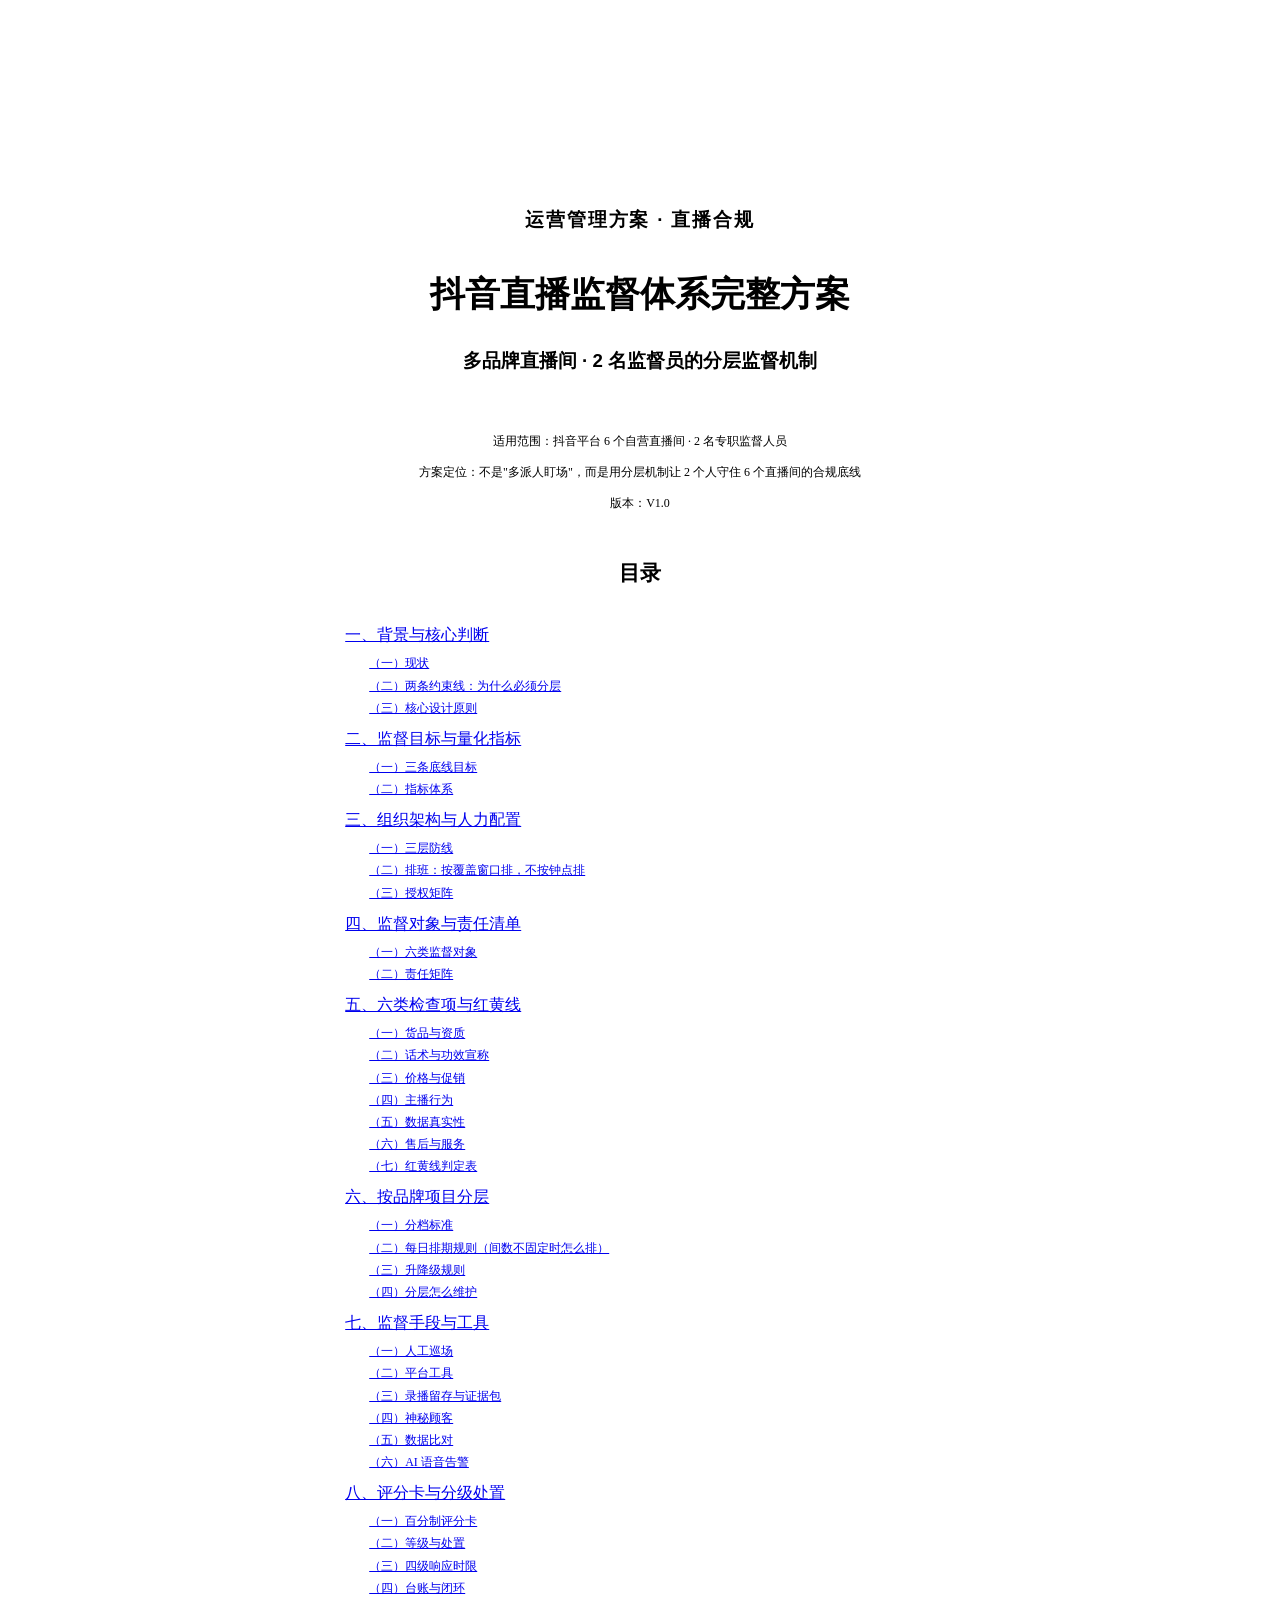
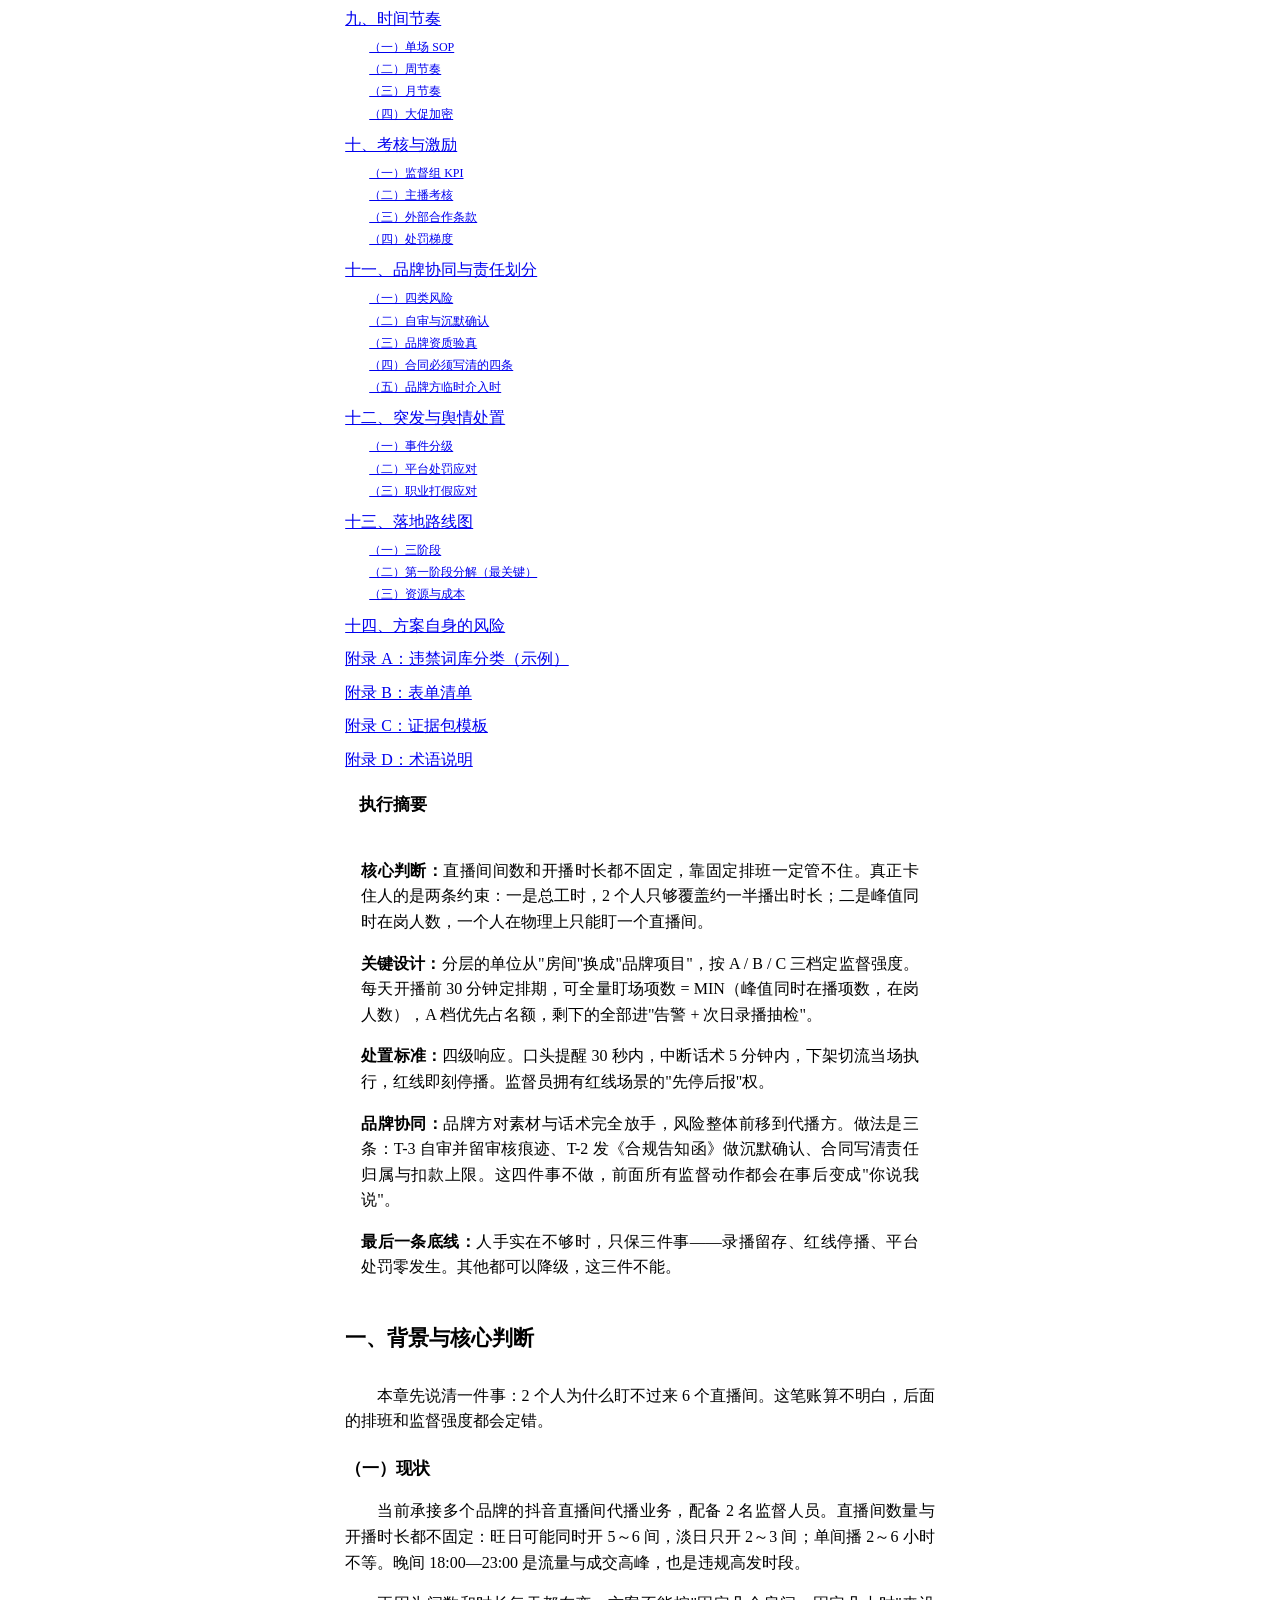
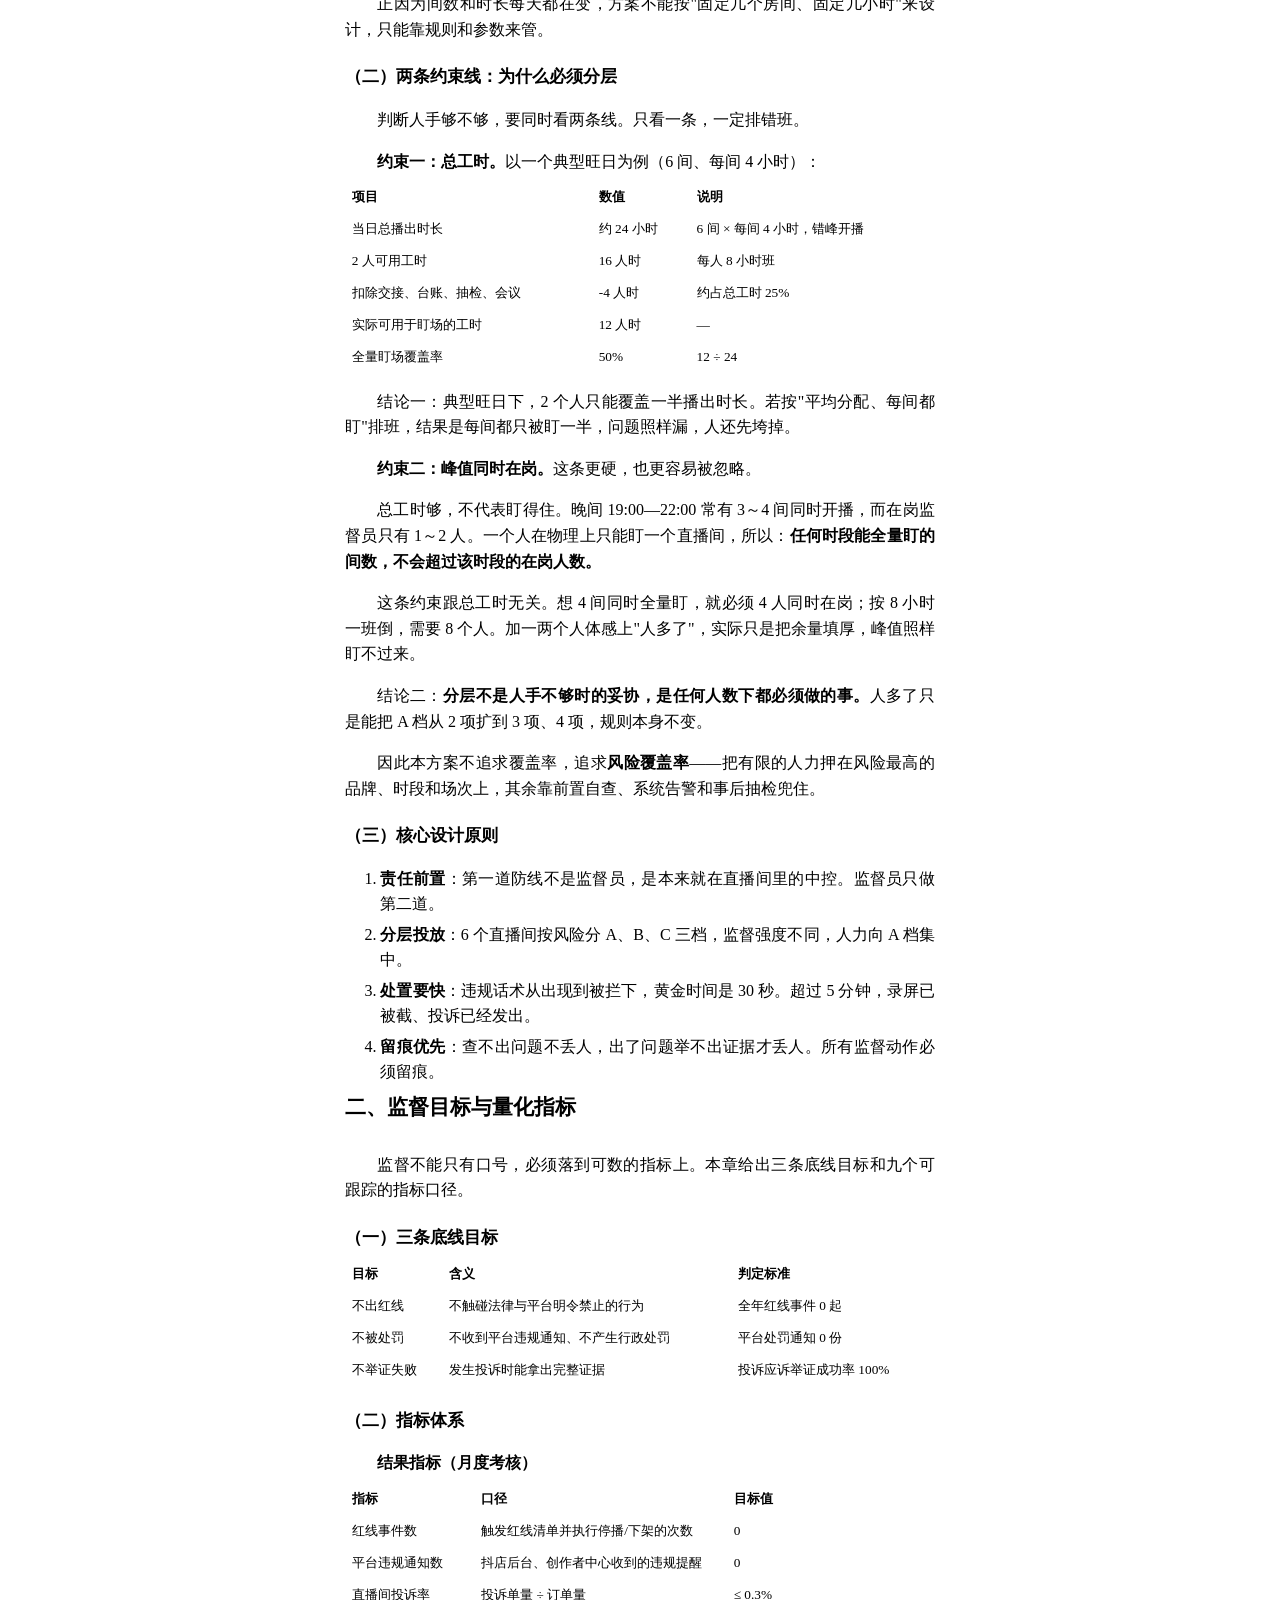
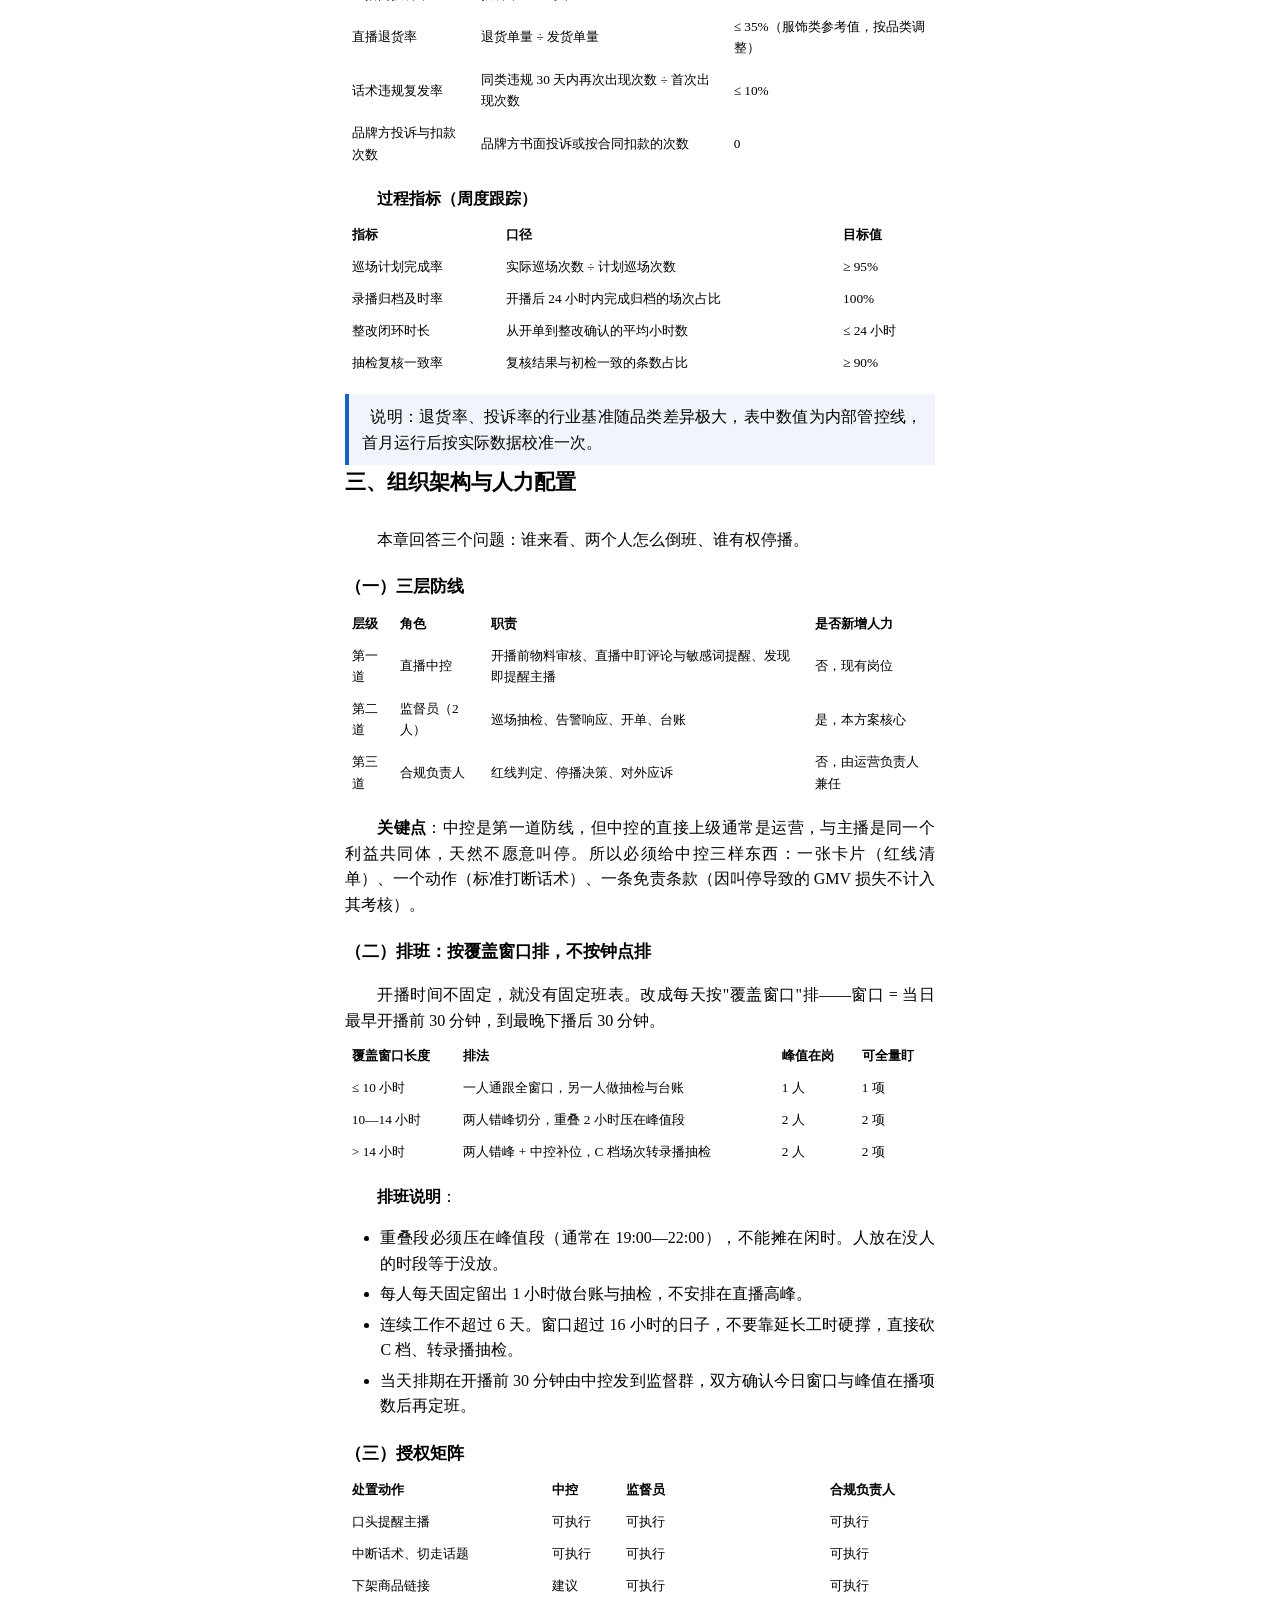
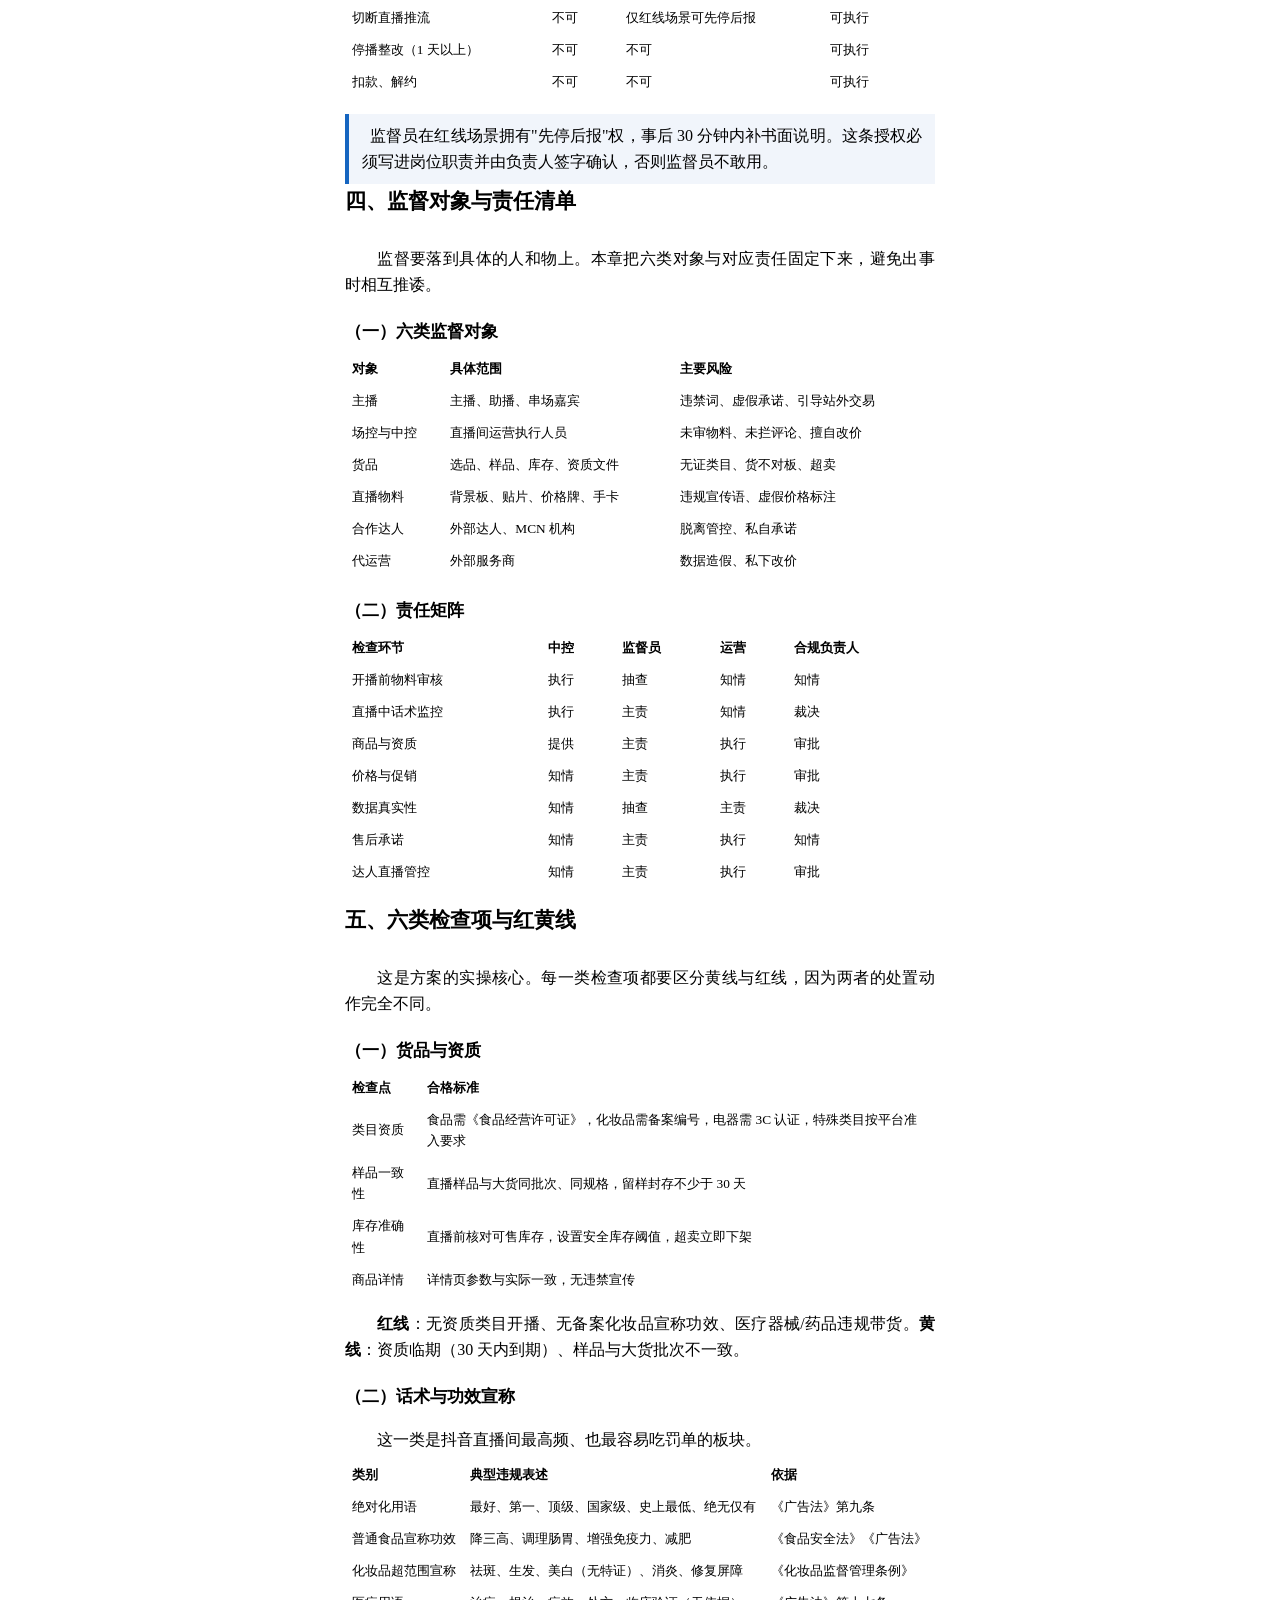
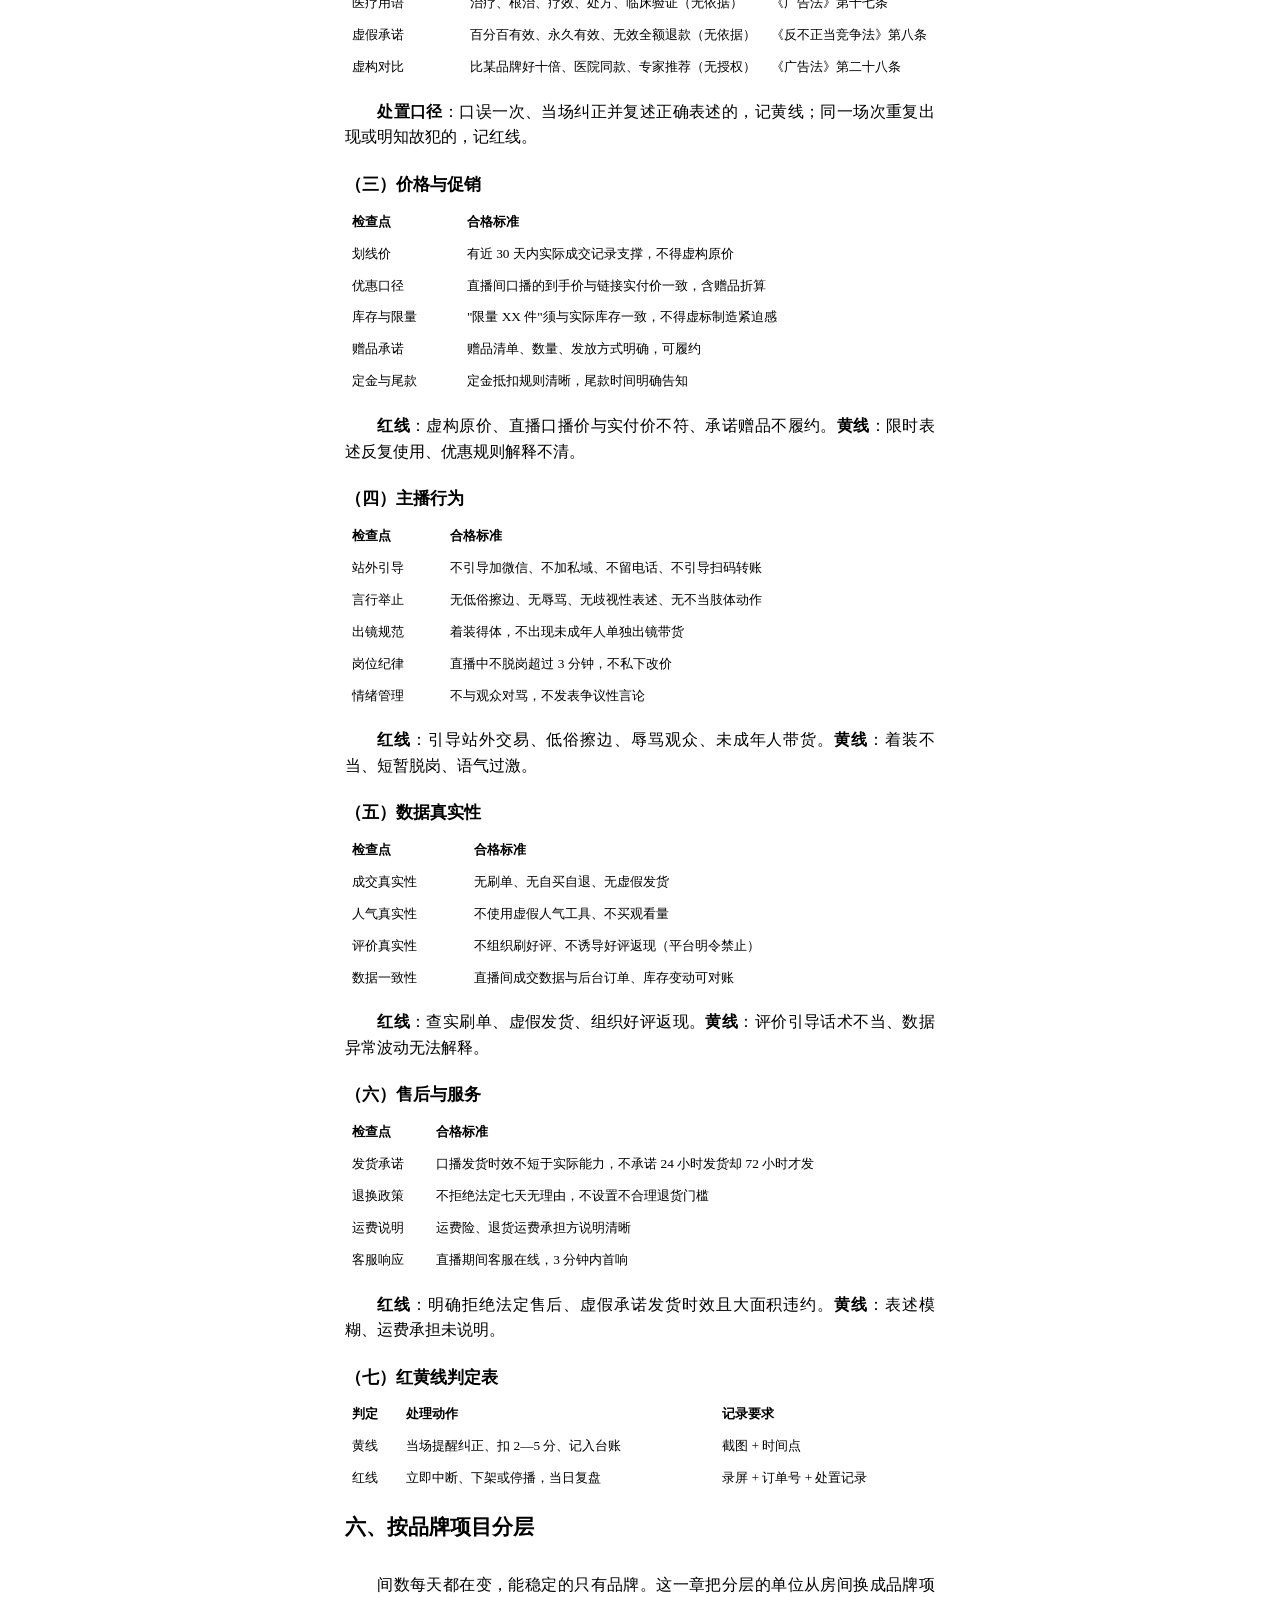
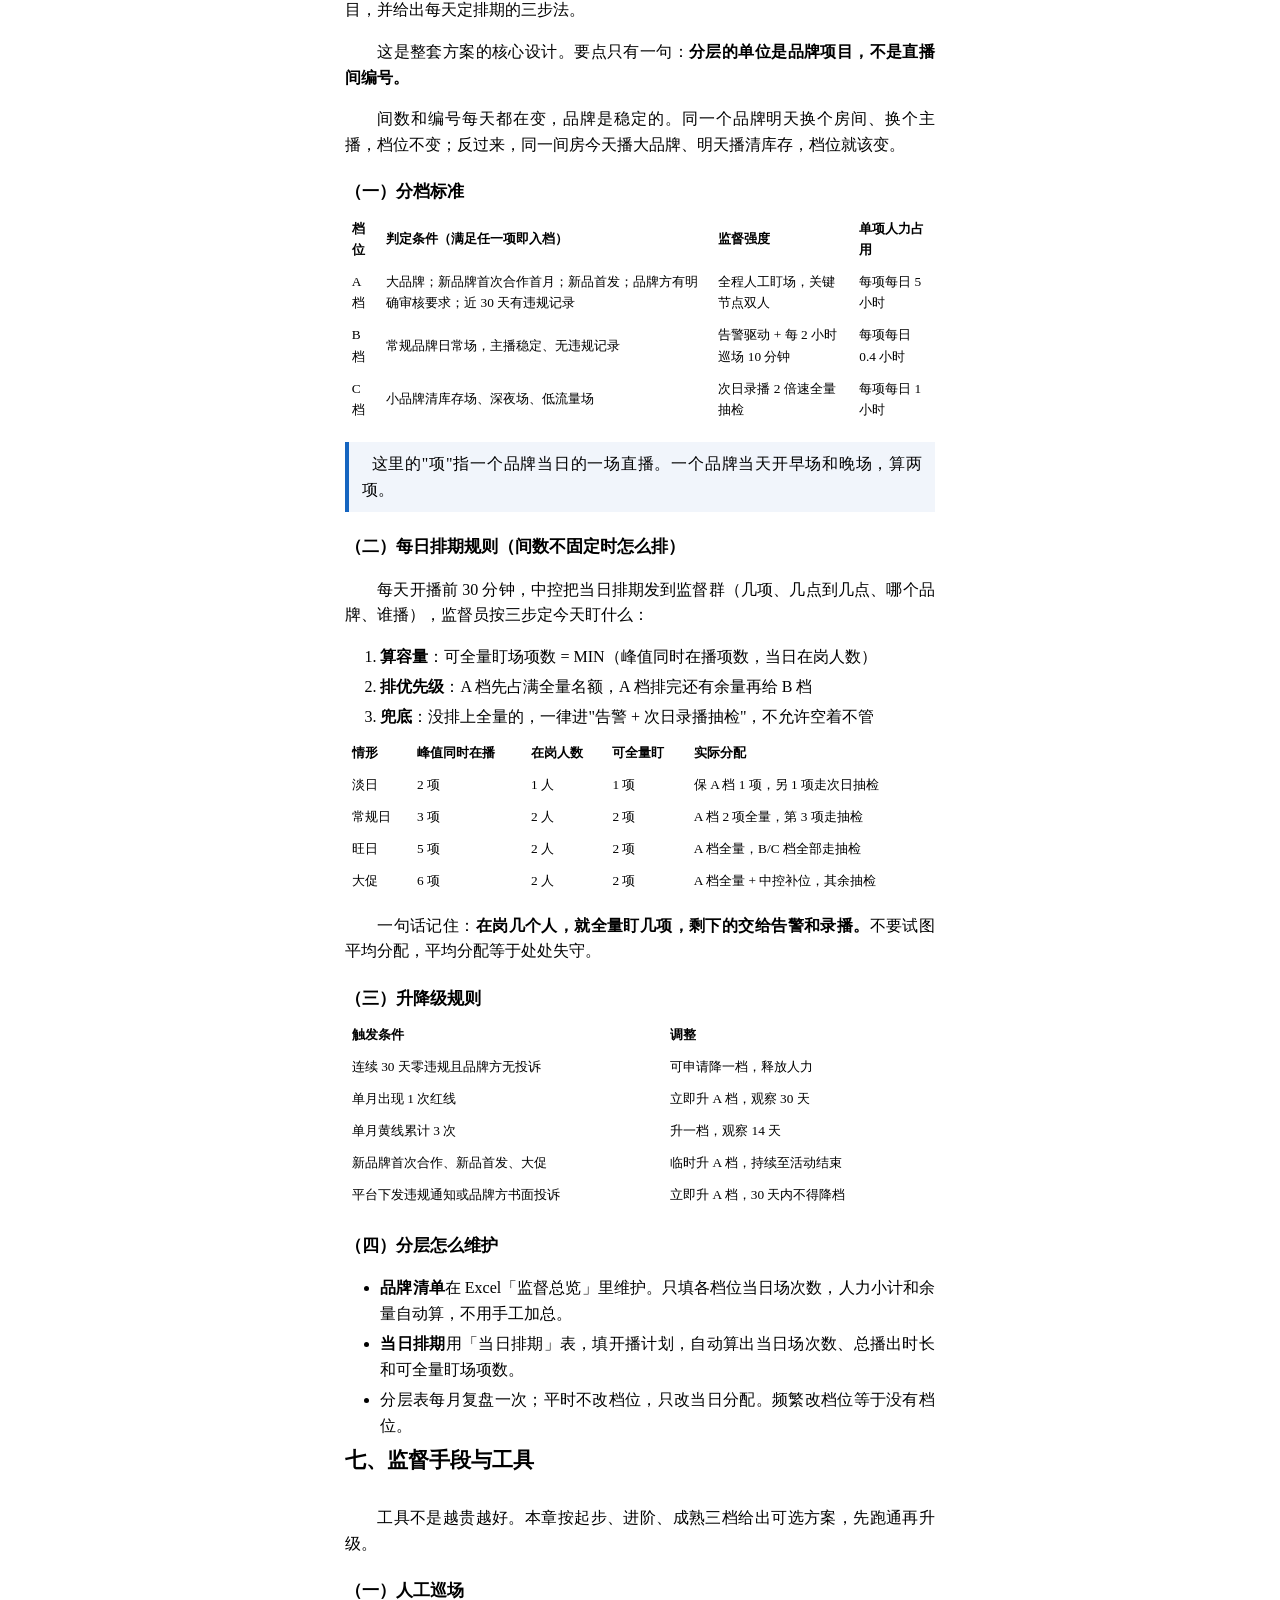
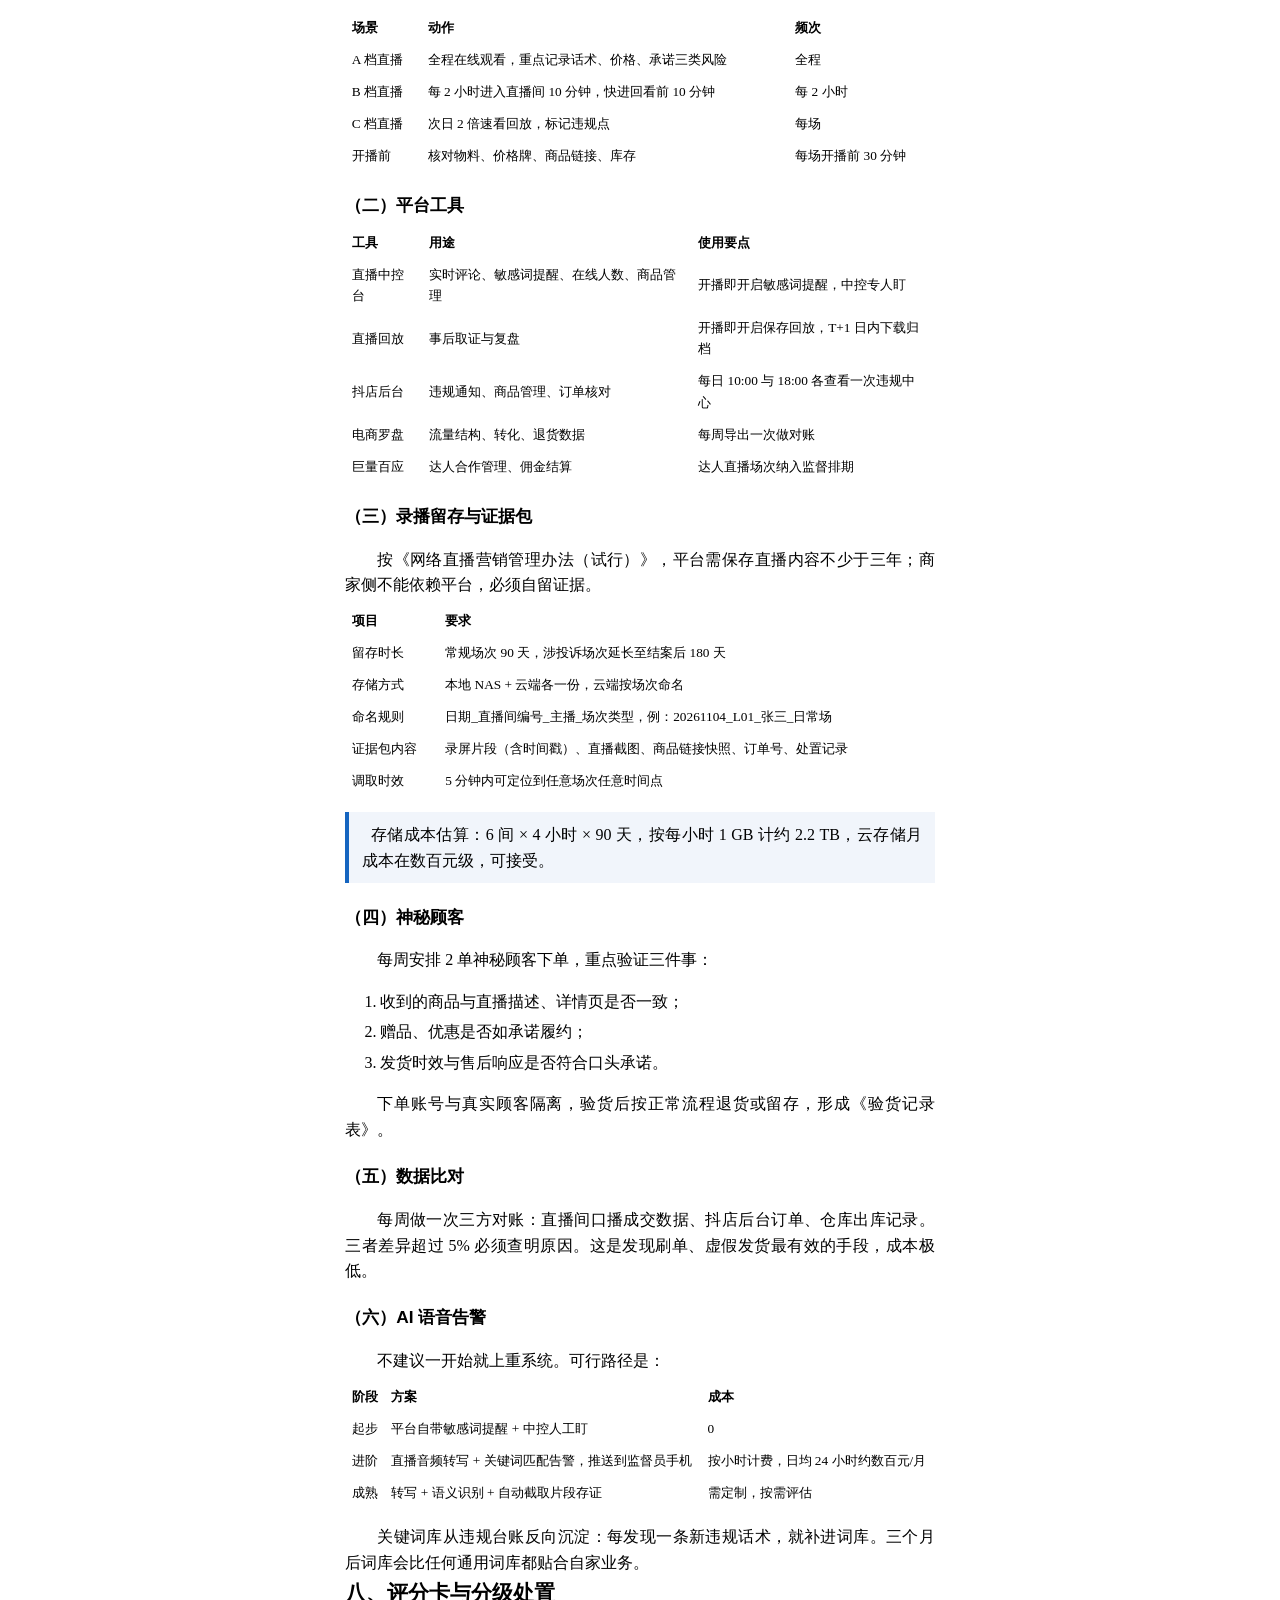
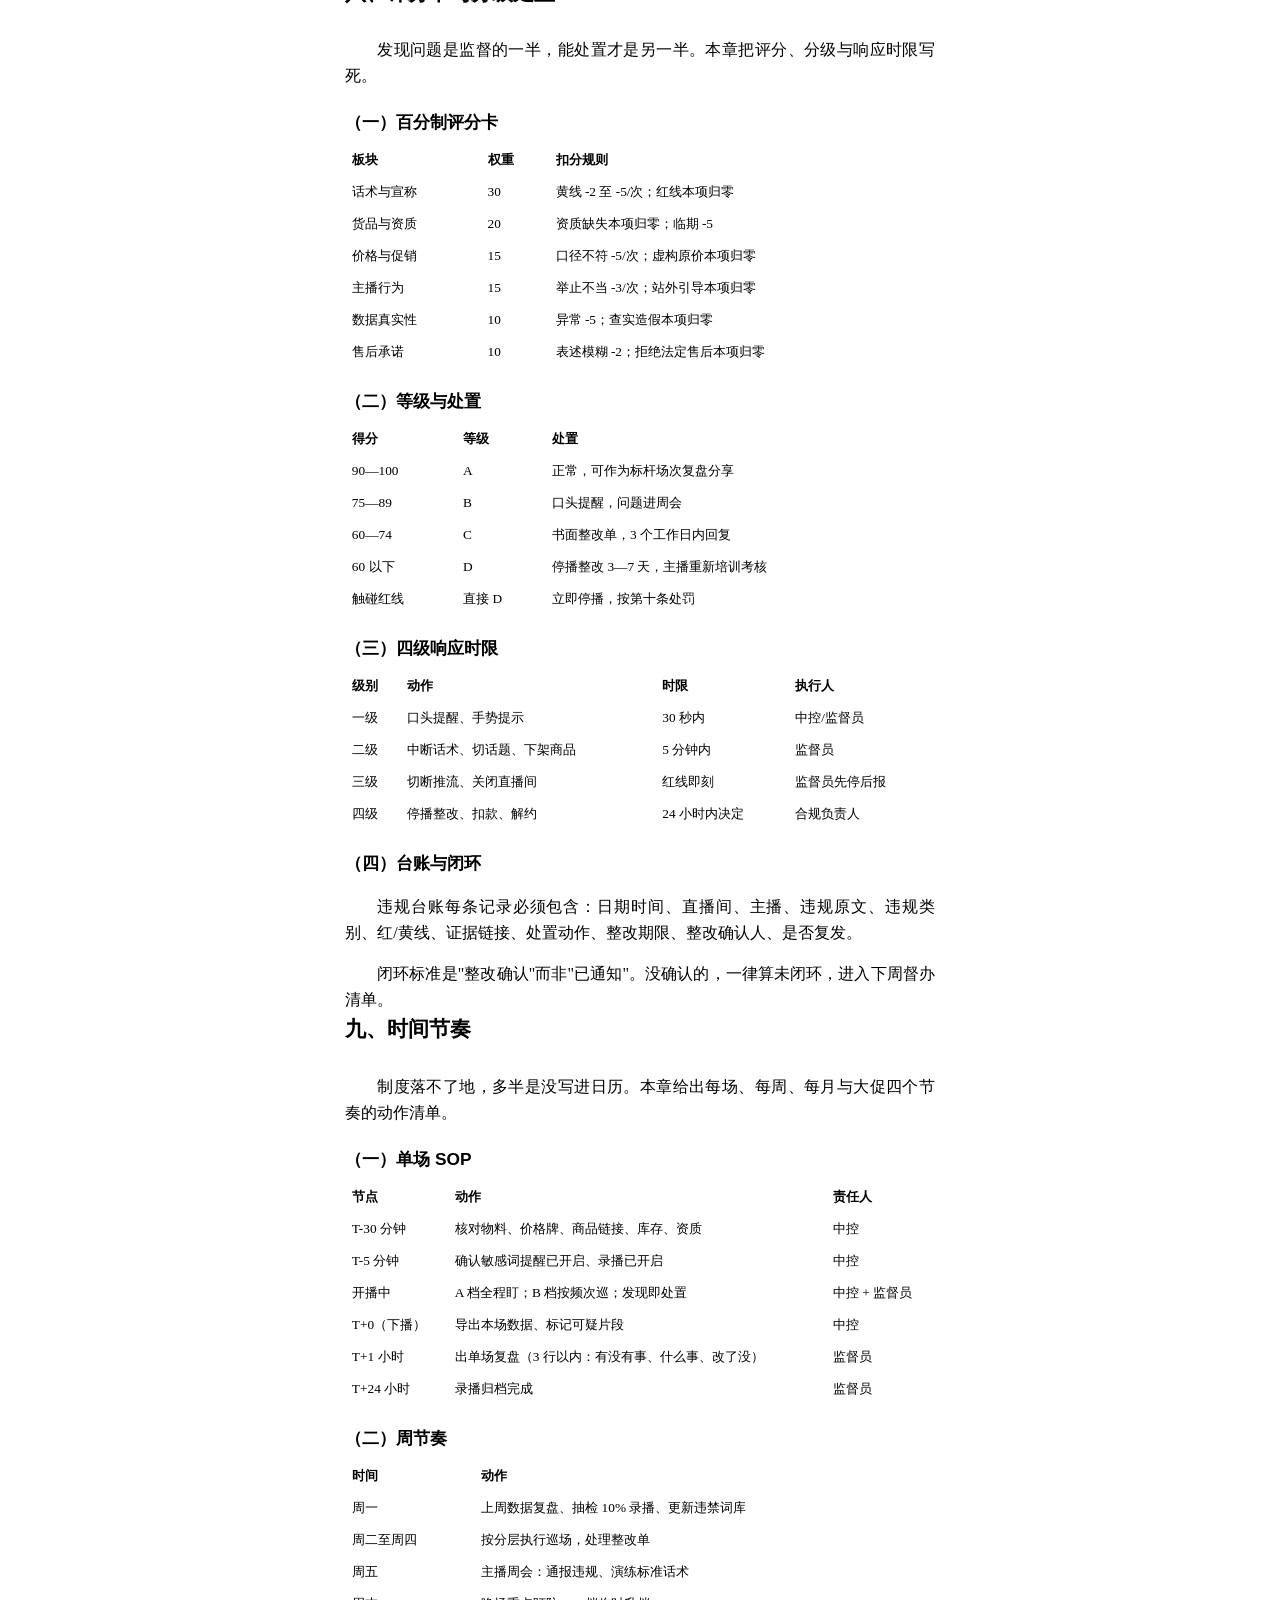
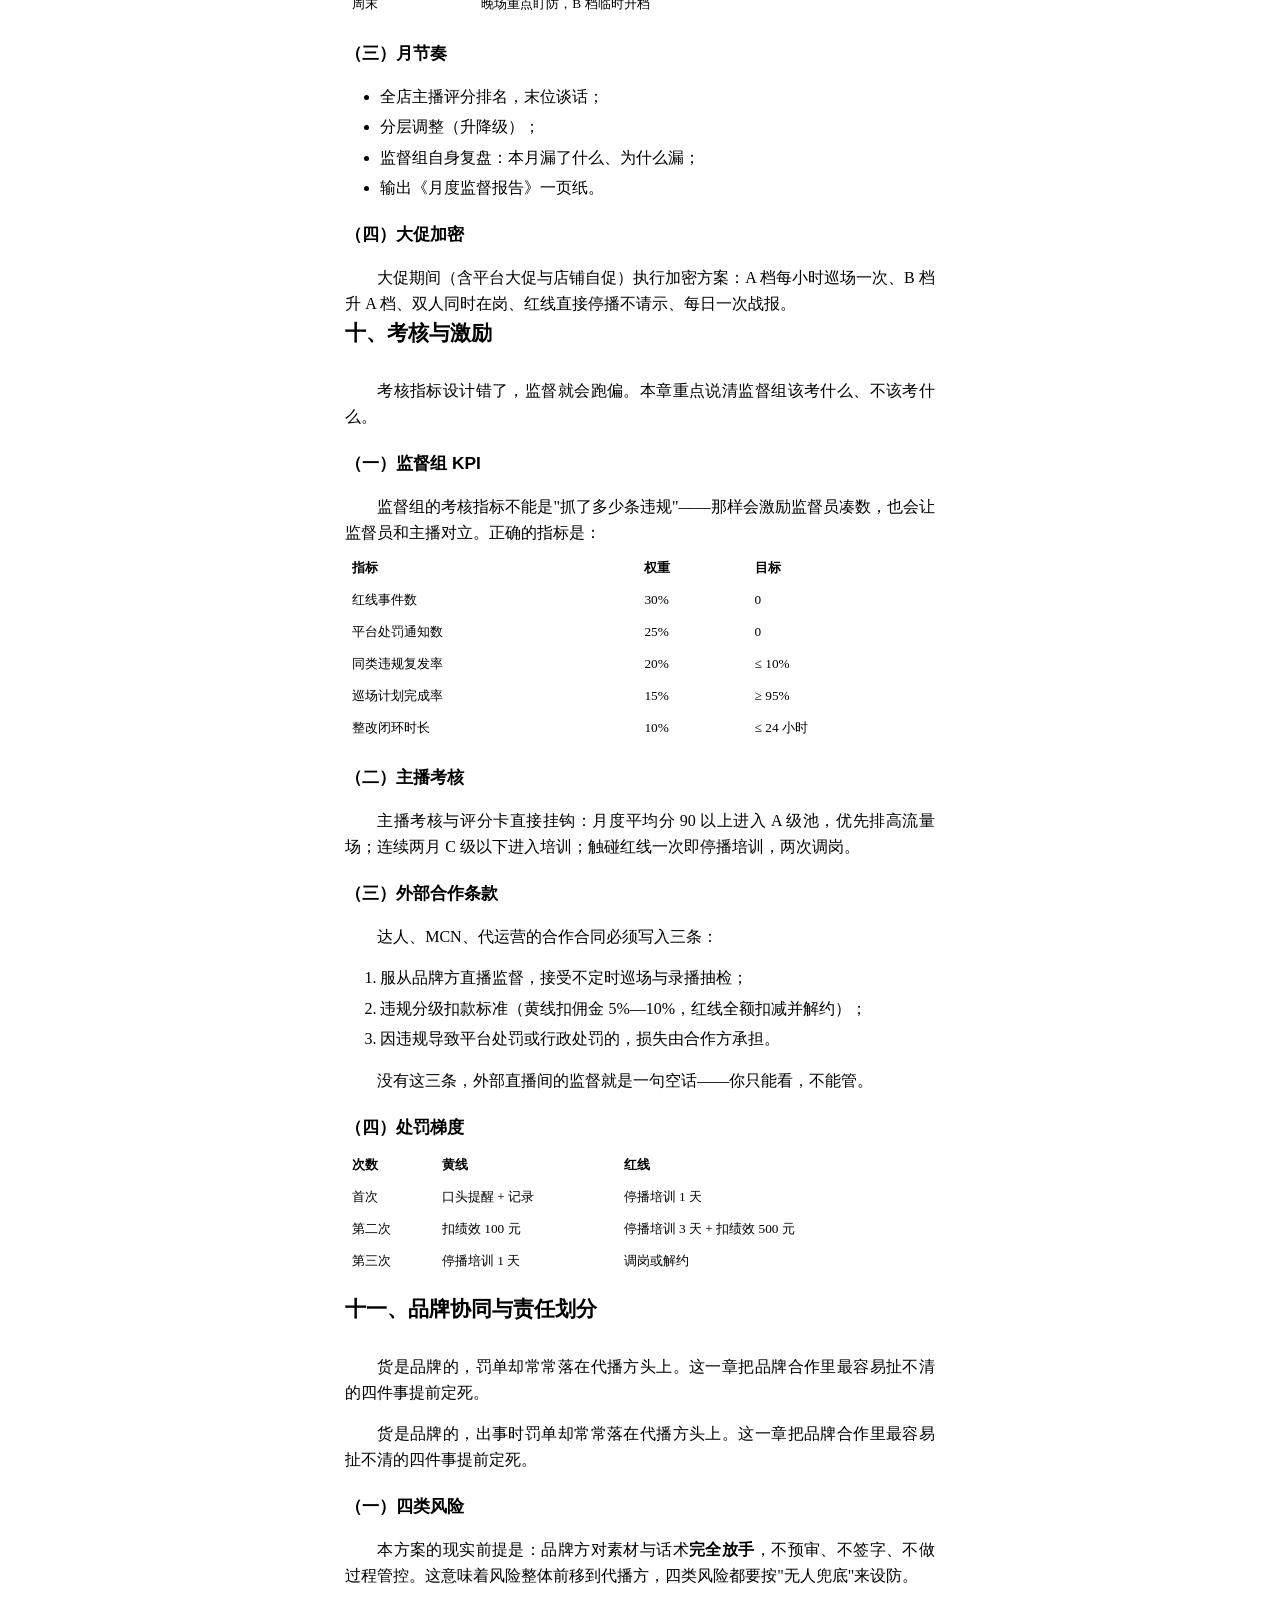
<file: src/system.html>
<!DOCTYPE html>
<html lang="zh-CN">
<head>
<meta charset="UTF-8">
<meta name="docx-page-size" content="A4">
<title>抖音直播监督体系完整方案</title>
<style>
@page {
  @bottom-center { content: counter(page); }
}
@page cover {
  @bottom-center { content: none; }
}
section[role="cover"] { page: cover; }

:root{
 --ff-body: var(--typography-fontFamily-body, "SimSun", "宋体", serif);
 --ff-heading: var(--typography-fontFamily-heading, "SimHei", "黑体", sans-serif);
 --fs-body: var(--typography-fontSize-body, 12pt);
 --fs-h1: var(--typography-fontSize-h1, 16pt);
 --fs-h2: var(--typography-fontSize-h2, 13pt);
 --fs-small: var(--typography-fontSize-small, 9pt);
 --fs-table: var(--typography-fontSize-table, 10pt);
 --lh-body: var(--typography-lineHeight-body, 1.6);
 --fw-bold: var(--typography-fontWeight-heading, 700);
 --color-primary: var(--color-primary, #1565C0);
 --color-heading: var(--color-heading, #1A237E);
 --color-text: var(--color-text, #212121);
 --color-muted: var(--color-muted, #616161);
 --color-border: var(--color-border, #D0D5DD);
 --color-bg: var(--color-bg, #FFFFFF);
 --color-highlight: var(--color-highlight, #F1F5FB);
 --spacing-paragraph: var(--spacing-paragraph, 0.75em);
 --spacing-block: var(--spacing-block, 1em);
 --spacing-section: var(--spacing-section, 1.8em);
 --margin-page: var(--layout-margin, 2.2cm);
}
*{box-sizing:border-box;}
body{font-family:var(--ff-body);font-size:var(--fs-body);line-height:var(--lh-body);color:var(--color-text);background:var(--color-bg);max-width:var(--layout-maxContentWidth,15.6cm);margin-left:auto;margin-right:auto;}
p{font-family:var(--ff-body);font-size:var(--fs-body);text-indent:2em;text-align:justify;margin-bottom:var(--spacing-paragraph);}
h2{font-family:var(--ff-heading);font-size:var(--fs-h1);font-weight:var(--fw-bold);color:var(--color-heading);text-indent:0;margin-top:var(--spacing-section);margin-bottom:var(--sp-1,1em);padding-bottom:var(--sp-03,0.3em);border-bottom:1px solid var(--color-border);text-align:left;}
h3{font-family:var(--ff-heading);font-size:var(--fs-h2);font-weight:var(--fw-bold);color:var(--color-primary);text-indent:0;margin-top:var(--sp-12,1.2em);margin-bottom:var(--spacing-paragraph);text-align:left;}
table{width:100%;border-collapse:collapse;margin-top:var(--sp-05,0.5em);margin-bottom:var(--sp-12,1.2em);font-family:var(--ff-body);font-size:var(--fs-table);}
th{font-family:var(--ff-heading);font-weight:var(--fw-bold);background:var(--color-highlight);border:1px solid var(--color-border);padding:var(--sp-04,0.4em) var(--sp-05,0.5em);text-align:left;text-indent:0;font-size:var(--fs-table);color:var(--color-heading);}
td{border:1px solid var(--color-border);padding:var(--sp-04,0.4em) var(--sp-05,0.5em);text-align:left;text-indent:0;font-size:var(--fs-table);}
ul,ol{margin-bottom:var(--spacing-paragraph);padding-left:var(--sp-22,2.2em);}
li{font-family:var(--ff-body);font-size:var(--fs-body);text-indent:0;margin-bottom:var(--sp-03,0.3em);text-align:justify;}
code{font-family:var(--typography-fontFamily-code, Consolas, monospace);font-size:var(--fs-small);}
.cover-category{font-family:var(--ff-heading);font-size:var(--typography-fontSize-coverCategory,14pt);font-weight:var(--fw-bold);color:var(--color-primary);text-align:center;text-indent:0;letter-spacing:0.1em;margin-top:var(--sp-11,11em);margin-bottom:var(--sp-12,1.2em);}
.cover-title{font-family:var(--ff-heading);font-size:var(--typography-fontSize-coverTitle,26pt);font-weight:var(--fw-bold);color:var(--color-heading);text-align:center;text-indent:0;line-height:1.4;margin-bottom:var(--sp-08,0.8em);}
.cover-subtitle{font-family:var(--ff-heading);font-size:var(--typography-fontSize-subtitle,14pt);font-weight:var(--fw-bold);color:var(--color-muted);text-align:center;text-indent:0;margin-bottom:var(--sp-3,3em);}
.cover-line{font-family:var(--ff-body);font-size:var(--fs-small);color:var(--color-muted);text-align:center;text-indent:0;margin-bottom:var(--sp-04,0.4em);}
.toc-title{font-family:var(--ff-heading);font-size:var(--fs-h1);font-weight:var(--fw-bold);color:var(--color-heading);text-align:center;text-indent:0;margin-top:var(--sp-2,2em);margin-bottom:var(--sp-15,1.5em);}
.toc-list,.toc-list ol{list-style:none;list-style-type:none;padding-left:0;margin-left:0;}
.toc-list li{text-indent:0;margin-bottom:var(--sp-05,0.5em);font-size:var(--fs-body);}
.toc-list ol{margin-top:var(--sp-04,0.4em);}
.toc-list ol li{font-size:var(--fs-small);padding-left:var(--sp-2,2em);margin-bottom:var(--sp-025,0.25em);color:var(--color-muted);}
.es-card{width:100%;border-collapse:collapse;margin-bottom:var(--sp-15,1.5em);}
.es-card th{border:1px solid var(--color-border);background:var(--color-highlight);padding:var(--sp-06,0.6em) var(--sp-08,0.8em);font-family:var(--ff-heading);font-size:var(--fs-h2);font-weight:var(--fw-bold);color:var(--color-heading);text-align:left;text-indent:0;}
.es-card td{border:1px solid var(--color-border);background:var(--color-highlight);padding:var(--sp-08,0.8em) var(--sp-1,1em);font-size:var(--fs-body);text-indent:0;}
.es-card p{font-size:var(--fs-body);text-indent:0;margin-bottom:var(--sp-05,0.5em);}
.note{font-size:var(--fs-small);color:var(--color-muted);text-indent:0;}

:root{
 --sp-025: var(--spacing-tight, 0.25em);
 --sp-03: var(--spacing-tight, 0.3em);
 --sp-04: var(--spacing-tight, 0.4em);
 --sp-05: var(--spacing-tight, 0.5em);
 --sp-06: var(--spacing-paragraph, 0.6em);
 --sp-08: var(--spacing-paragraph, 0.8em);
 --sp-1: var(--spacing-block, 1em);
 --sp-12: var(--spacing-block, 1.2em);
 --sp-15: var(--spacing-block, 1.5em);
 --sp-2: var(--spacing-section, 2em);
 --sp-22: var(--spacing-section, 2.2em);
 --sp-3: var(--spacing-section, 3em);
 --sp-11: var(--spacing-section, 11em);
}

</style>
</head>
<body>
<section role="cover">
<p class="cover-category">运营管理方案 · 直播合规</p>
<p class="cover-title">抖音直播监督体系完整方案</p>
<p class="cover-subtitle">多品牌直播间 · 2 名监督员的分层监督机制</p>
<p class="cover-line">适用范围：抖音平台 6 个自营直播间 · 2 名专职监督人员</p><p class="cover-line">方案定位：不是"多派人盯场"，而是用分层机制让 2 个人守住 6 个直播间的合规底线</p><p class="cover-line">版本：V1.0</p>
</section>
<section role="cover">
<nav class="doc-toc" aria-label="文档目录"><p class="toc-title">目录</p><ol class="toc-list"><li><a href="#section-1">一、背景与核心判断</a><ol><li><a href="#section-1-1">（一）现状</a></li><li><a href="#section-1-2">（二）两条约束线：为什么必须分层</a></li><li><a href="#section-1-3">（三）核心设计原则</a></li></ol></li><li><a href="#section-2">二、监督目标与量化指标</a><ol><li><a href="#section-2-1">（一）三条底线目标</a></li><li><a href="#section-2-2">（二）指标体系</a></li></ol></li><li><a href="#section-3">三、组织架构与人力配置</a><ol><li><a href="#section-3-1">（一）三层防线</a></li><li><a href="#section-3-2">（二）排班：按覆盖窗口排，不按钟点排</a></li><li><a href="#section-3-3">（三）授权矩阵</a></li></ol></li><li><a href="#section-4">四、监督对象与责任清单</a><ol><li><a href="#section-4-1">（一）六类监督对象</a></li><li><a href="#section-4-2">（二）责任矩阵</a></li></ol></li><li><a href="#section-5">五、六类检查项与红黄线</a><ol><li><a href="#section-5-1">（一）货品与资质</a></li><li><a href="#section-5-2">（二）话术与功效宣称</a></li><li><a href="#section-5-3">（三）价格与促销</a></li><li><a href="#section-5-4">（四）主播行为</a></li><li><a href="#section-5-5">（五）数据真实性</a></li><li><a href="#section-5-6">（六）售后与服务</a></li><li><a href="#section-5-7">（七）红黄线判定表</a></li></ol></li><li><a href="#section-6">六、按品牌项目分层</a><ol><li><a href="#section-6-1">（一）分档标准</a></li><li><a href="#section-6-2">（二）每日排期规则（间数不固定时怎么排）</a></li><li><a href="#section-6-3">（三）升降级规则</a></li><li><a href="#section-6-4">（四）分层怎么维护</a></li></ol></li><li><a href="#section-7">七、监督手段与工具</a><ol><li><a href="#section-7-1">（一）人工巡场</a></li><li><a href="#section-7-2">（二）平台工具</a></li><li><a href="#section-7-3">（三）录播留存与证据包</a></li><li><a href="#section-7-4">（四）神秘顾客</a></li><li><a href="#section-7-5">（五）数据比对</a></li><li><a href="#section-7-6">（六）AI 语音告警</a></li></ol></li><li><a href="#section-8">八、评分卡与分级处置</a><ol><li><a href="#section-8-1">（一）百分制评分卡</a></li><li><a href="#section-8-2">（二）等级与处置</a></li><li><a href="#section-8-3">（三）四级响应时限</a></li><li><a href="#section-8-4">（四）台账与闭环</a></li></ol></li><li><a href="#section-9">九、时间节奏</a><ol><li><a href="#section-9-1">（一）单场 SOP</a></li><li><a href="#section-9-2">（二）周节奏</a></li><li><a href="#section-9-3">（三）月节奏</a></li><li><a href="#section-9-4">（四）大促加密</a></li></ol></li><li><a href="#section-10">十、考核与激励</a><ol><li><a href="#section-10-1">（一）监督组 KPI</a></li><li><a href="#section-10-2">（二）主播考核</a></li><li><a href="#section-10-3">（三）外部合作条款</a></li><li><a href="#section-10-4">（四）处罚梯度</a></li></ol></li><li><a href="#section-11">十一、品牌协同与责任划分</a><ol><li><a href="#section-11-1">（一）四类风险</a></li><li><a href="#section-11-2">（二）自审与沉默确认</a></li><li><a href="#section-11-3">（三）品牌资质验真</a></li><li><a href="#section-11-4">（四）合同必须写清的四条</a></li><li><a href="#section-11-5">（五）品牌方临时介入时</a></li></ol></li><li><a href="#section-12">十二、突发与舆情处置</a><ol><li><a href="#section-12-1">（一）事件分级</a></li><li><a href="#section-12-2">（二）平台处罚应对</a></li><li><a href="#section-12-3">（三）职业打假应对</a></li></ol></li><li><a href="#section-13">十三、落地路线图</a><ol><li><a href="#section-13-1">（一）三阶段</a></li><li><a href="#section-13-2">（二）第一阶段分解（最关键）</a></li><li><a href="#section-13-3">（三）资源与成本</a></li></ol></li><li><a href="#section-14">十四、方案自身的风险</a></li><li><a href="#section-15">附录 A：违禁词库分类（示例）</a></li><li><a href="#section-16">附录 B：表单清单</a></li><li><a href="#section-17">附录 C：证据包模板</a></li><li><a href="#section-18">附录 D：术语说明</a></li></ol></nav>
</section>
<section role="body" data-page-restart="1">
<table class="executive-summary es-card">
<thead><tr><th>执行摘要</th></tr></thead>
<tbody><tr><td>
<p><strong>核心判断：</strong>直播间间数和开播时长都不固定，靠固定排班一定管不住。真正卡住人的是两条约束：一是总工时，2 个人只够覆盖约一半播出时长；二是峰值同时在岗人数，一个人在物理上只能盯一个直播间。</p>
<p><strong>关键设计：</strong>分层的单位从"房间"换成"品牌项目"，按 A / B / C 三档定监督强度。每天开播前 30 分钟定排期，可全量盯场项数 = MIN（峰值同时在播项数，在岗人数），A 档优先占名额，剩下的全部进"告警 + 次日录播抽检"。</p>
<p><strong>处置标准：</strong>四级响应。口头提醒 30 秒内，中断话术 5 分钟内，下架切流当场执行，红线即刻停播。监督员拥有红线场景的"先停后报"权。</p>
<p><strong>品牌协同：</strong>品牌方对素材与话术完全放手，风险整体前移到代播方。做法是三条：T-3 自审并留审核痕迹、T-2 发《合规告知函》做沉默确认、合同写清责任归属与扣款上限。这四件事不做，前面所有监督动作都会在事后变成"你说我说"。</p>
<p><strong>最后一条底线：</strong>人手实在不够时，只保三件事——录播留存、红线停播、平台处罚零发生。其他都可以降级，这三件不能。</p>
</td></tr></tbody></table>
<h2 id="section-1">一、背景与核心判断</h2><p class="lead">本章先说清一件事：2 个人为什么盯不过来 6 个直播间。这笔账算不明白，后面的排班和监督强度都会定错。</p><h3 id="section-1-1">（一）现状</h3><p>当前承接多个品牌的抖音直播间代播业务，配备 2 名监督人员。直播间数量与开播时长都不固定：旺日可能同时开 5～6 间，淡日只开 2～3 间；单间播 2～6 小时不等。晚间 18:00—23:00 是流量与成交高峰，也是违规高发时段。</p><p>正因为间数和时长每天都在变，方案不能按"固定几个房间、固定几小时"来设计，只能靠规则和参数来管。</p><h3 id="section-1-2">（二）两条约束线：为什么必须分层</h3><p>判断人手够不够，要同时看两条线。只看一条，一定排错班。</p><p><strong>约束一：总工时。</strong>以一个典型旺日为例（6 间、每间 4 小时）：</p><table><thead><tr><th>项目</th><th>数值</th><th>说明</th></tr></thead><tbody><tr><td>当日总播出时长</td><td>约 24 小时</td><td>6 间 × 每间 4 小时，错峰开播</td></tr><tr><td>2 人可用工时</td><td>16 人时</td><td>每人 8 小时班</td></tr><tr><td>扣除交接、台账、抽检、会议</td><td>-4 人时</td><td>约占总工时 25%</td></tr><tr><td>实际可用于盯场的工时</td><td>12 人时</td><td>—</td></tr><tr><td>全量盯场覆盖率</td><td>50%</td><td>12 ÷ 24</td></tr></tbody></table><p>结论一：典型旺日下，2 个人只能覆盖一半播出时长。若按"平均分配、每间都盯"排班，结果是每间都只被盯一半，问题照样漏，人还先垮掉。</p><p><strong>约束二：峰值同时在岗。</strong>这条更硬，也更容易被忽略。</p><p>总工时够，不代表盯得住。晚间 19:00—22:00 常有 3～4 间同时开播，而在岗监督员只有 1～2 人。一个人在物理上只能盯一个直播间，所以：<strong>任何时段能全量盯的间数，不会超过该时段的在岗人数。</strong></p><p>这条约束跟总工时无关。想 4 间同时全量盯，就必须 4 人同时在岗；按 8 小时一班倒，需要 8 个人。加一两个人体感上"人多了"，实际只是把余量填厚，峰值照样盯不过来。</p><p>结论二：<strong>分层不是人手不够时的妥协，是任何人数下都必须做的事。</strong>人多了只是能把 A 档从 2 项扩到 3 项、4 项，规则本身不变。</p><p>因此本方案不追求覆盖率，追求<strong>风险覆盖率</strong>——把有限的人力押在风险最高的品牌、时段和场次上，其余靠前置自查、系统告警和事后抽检兜住。</p><h3 id="section-1-3">（三）核心设计原则</h3><ol><li><strong>责任前置</strong>：第一道防线不是监督员，是本来就在直播间里的中控。监督员只做第二道。</li><li><strong>分层投放</strong>：6 个直播间按风险分 A、B、C 三档，监督强度不同，人力向 A 档集中。</li><li><strong>处置要快</strong>：违规话术从出现到被拦下，黄金时间是 30 秒。超过 5 分钟，录屏已被截、投诉已经发出。</li><li><strong>留痕优先</strong>：查不出问题不丢人，出了问题举不出证据才丢人。所有监督动作必须留痕。</li></ol><h2 id="section-2">二、监督目标与量化指标</h2><p class="lead">监督不能只有口号，必须落到可数的指标上。本章给出三条底线目标和九个可跟踪的指标口径。</p><h3 id="section-2-1">（一）三条底线目标</h3><table><thead><tr><th>目标</th><th>含义</th><th>判定标准</th></tr></thead><tbody><tr><td>不出红线</td><td>不触碰法律与平台明令禁止的行为</td><td>全年红线事件 0 起</td></tr><tr><td>不被处罚</td><td>不收到平台违规通知、不产生行政处罚</td><td>平台处罚通知 0 份</td></tr><tr><td>不举证失败</td><td>发生投诉时能拿出完整证据</td><td>投诉应诉举证成功率 100%</td></tr></tbody></table><h3 id="section-2-2">（二）指标体系</h3><p><strong>结果指标（月度考核）</strong></p><table><thead><tr><th>指标</th><th>口径</th><th>目标值</th></tr></thead><tbody><tr><td>红线事件数</td><td>触发红线清单并执行停播/下架的次数</td><td>0</td></tr><tr><td>平台违规通知数</td><td>抖店后台、创作者中心收到的违规提醒</td><td>0</td></tr><tr><td>直播间投诉率</td><td>投诉单量 ÷ 订单量</td><td>≤ 0.3%</td></tr><tr><td>直播退货率</td><td>退货单量 ÷ 发货单量</td><td>≤ 35%（服饰类参考值，按品类调整）</td></tr><tr><td>话术违规复发率</td><td>同类违规 30 天内再次出现次数 ÷ 首次出现次数</td><td>≤ 10%</td></tr><tr><td>品牌方投诉与扣款次数</td><td>品牌方书面投诉或按合同扣款的次数</td><td>0</td></tr></tbody></table><p><strong>过程指标（周度跟踪）</strong></p><table><thead><tr><th>指标</th><th>口径</th><th>目标值</th></tr></thead><tbody><tr><td>巡场计划完成率</td><td>实际巡场次数 ÷ 计划巡场次数</td><td>≥ 95%</td></tr><tr><td>录播归档及时率</td><td>开播后 24 小时内完成归档的场次占比</td><td>100%</td></tr><tr><td>整改闭环时长</td><td>从开单到整改确认的平均小时数</td><td>≤ 24 小时</td></tr><tr><td>抽检复核一致率</td><td>复核结果与初检一致的条数占比</td><td>≥ 90%</td></tr></tbody></table><p style="border-left:4px solid var(--color-primary,#1565C0);background:var(--color-highlight,#F1F5FB);padding:var(--sp-06,0.6em) var(--sp-08,0.8em);text-indent:0;">&nbsp;&nbsp;说明：退货率、投诉率的行业基准随品类差异极大，表中数值为内部管控线，首月运行后按实际数据校准一次。</p><h2 id="section-3">三、组织架构与人力配置</h2><p class="lead">本章回答三个问题：谁来看、两个人怎么倒班、谁有权停播。</p><h3 id="section-3-1">（一）三层防线</h3><table><thead><tr><th>层级</th><th>角色</th><th>职责</th><th>是否新增人力</th></tr></thead><tbody><tr><td>第一道</td><td>直播中控</td><td>开播前物料审核、直播中盯评论与敏感词提醒、发现即提醒主播</td><td>否，现有岗位</td></tr><tr><td>第二道</td><td>监督员（2 人）</td><td>巡场抽检、告警响应、开单、台账</td><td>是，本方案核心</td></tr><tr><td>第三道</td><td>合规负责人</td><td>红线判定、停播决策、对外应诉</td><td>否，由运营负责人兼任</td></tr></tbody></table><p><strong>关键点</strong>：中控是第一道防线，但中控的直接上级通常是运营，与主播是同一个利益共同体，天然不愿意叫停。所以必须给中控三样东西：一张卡片（红线清单）、一个动作（标准打断话术）、一条免责条款（因叫停导致的 GMV 损失不计入其考核）。</p><h3 id="section-3-2">（二）排班：按覆盖窗口排，不按钟点排</h3><p>开播时间不固定，就没有固定班表。改成每天按"覆盖窗口"排——窗口 = 当日最早开播前 30 分钟，到最晚下播后 30 分钟。</p><table><thead><tr><th>覆盖窗口长度</th><th>排法</th><th>峰值在岗</th><th>可全量盯</th></tr></thead><tbody><tr><td>≤ 10 小时</td><td>一人通跟全窗口，另一人做抽检与台账</td><td>1 人</td><td>1 项</td></tr><tr><td>10—14 小时</td><td>两人错峰切分，重叠 2 小时压在峰值段</td><td>2 人</td><td>2 项</td></tr><tr><td>&gt; 14 小时</td><td>两人错峰 + 中控补位，C 档场次转录播抽检</td><td>2 人</td><td>2 项</td></tr></tbody></table><p><strong>排班说明</strong>：</p><ul><li>重叠段必须压在峰值段（通常在 19:00—22:00），不能摊在闲时。人放在没人的时段等于没放。</li><li>每人每天固定留出 1 小时做台账与抽检，不安排在直播高峰。</li><li>连续工作不超过 6 天。窗口超过 16 小时的日子，不要靠延长工时硬撑，直接砍 C 档、转录播抽检。</li><li>当天排期在开播前 30 分钟由中控发到监督群，双方确认今日窗口与峰值在播项数后再定班。</li></ul><h3 id="section-3-3">（三）授权矩阵</h3><table><thead><tr><th>处置动作</th><th>中控</th><th>监督员</th><th>合规负责人</th></tr></thead><tbody><tr><td>口头提醒主播</td><td>可执行</td><td>可执行</td><td>可执行</td></tr><tr><td>中断话术、切走话题</td><td>可执行</td><td>可执行</td><td>可执行</td></tr><tr><td>下架商品链接</td><td>建议</td><td>可执行</td><td>可执行</td></tr><tr><td>切断直播推流</td><td>不可</td><td>仅红线场景可先停后报</td><td>可执行</td></tr><tr><td>停播整改（1 天以上）</td><td>不可</td><td>不可</td><td>可执行</td></tr><tr><td>扣款、解约</td><td>不可</td><td>不可</td><td>可执行</td></tr></tbody></table><p style="border-left:4px solid var(--color-primary,#1565C0);background:var(--color-highlight,#F1F5FB);padding:var(--sp-06,0.6em) var(--sp-08,0.8em);text-indent:0;">&nbsp;&nbsp;监督员在红线场景拥有"先停后报"权，事后 30 分钟内补书面说明。这条授权必须写进岗位职责并由负责人签字确认，否则监督员不敢用。</p><h2 id="section-4">四、监督对象与责任清单</h2><p class="lead">监督要落到具体的人和物上。本章把六类对象与对应责任固定下来，避免出事时相互推诿。</p><h3 id="section-4-1">（一）六类监督对象</h3><table><thead><tr><th>对象</th><th>具体范围</th><th>主要风险</th></tr></thead><tbody><tr><td>主播</td><td>主播、助播、串场嘉宾</td><td>违禁词、虚假承诺、引导站外交易</td></tr><tr><td>场控与中控</td><td>直播间运营执行人员</td><td>未审物料、未拦评论、擅自改价</td></tr><tr><td>货品</td><td>选品、样品、库存、资质文件</td><td>无证类目、货不对板、超卖</td></tr><tr><td>直播物料</td><td>背景板、贴片、价格牌、手卡</td><td>违规宣传语、虚假价格标注</td></tr><tr><td>合作达人</td><td>外部达人、MCN 机构</td><td>脱离管控、私自承诺</td></tr><tr><td>代运营</td><td>外部服务商</td><td>数据造假、私下改价</td></tr></tbody></table><h3 id="section-4-2">（二）责任矩阵</h3><table><thead><tr><th>检查环节</th><th>中控</th><th>监督员</th><th>运营</th><th>合规负责人</th></tr></thead><tbody><tr><td>开播前物料审核</td><td>执行</td><td>抽查</td><td>知情</td><td>知情</td></tr><tr><td>直播中话术监控</td><td>执行</td><td>主责</td><td>知情</td><td>裁决</td></tr><tr><td>商品与资质</td><td>提供</td><td>主责</td><td>执行</td><td>审批</td></tr><tr><td>价格与促销</td><td>知情</td><td>主责</td><td>执行</td><td>审批</td></tr><tr><td>数据真实性</td><td>知情</td><td>抽查</td><td>主责</td><td>裁决</td></tr><tr><td>售后承诺</td><td>知情</td><td>主责</td><td>执行</td><td>知情</td></tr><tr><td>达人直播管控</td><td>知情</td><td>主责</td><td>执行</td><td>审批</td></tr></tbody></table><h2 id="section-5">五、六类检查项与红黄线</h2><p class="lead">这是方案的实操核心。每一类检查项都要区分黄线与红线，因为两者的处置动作完全不同。</p><h3 id="section-5-1">（一）货品与资质</h3><table><thead><tr><th>检查点</th><th>合格标准</th></tr></thead><tbody><tr><td>类目资质</td><td>食品需《食品经营许可证》，化妆品需备案编号，电器需 3C 认证，特殊类目按平台准入要求</td></tr><tr><td>样品一致性</td><td>直播样品与大货同批次、同规格，留样封存不少于 30 天</td></tr><tr><td>库存准确性</td><td>直播前核对可售库存，设置安全库存阈值，超卖立即下架</td></tr><tr><td>商品详情</td><td>详情页参数与实际一致，无违禁宣传</td></tr></tbody></table><p><strong>红线</strong>：无资质类目开播、无备案化妆品宣称功效、医疗器械/药品违规带货。<strong>黄线</strong>：资质临期（30 天内到期）、样品与大货批次不一致。</p><h3 id="section-5-2">（二）话术与功效宣称</h3><p>这一类是抖音直播间最高频、也最容易吃罚单的板块。</p><table><thead><tr><th>类别</th><th>典型违规表述</th><th>依据</th></tr></thead><tbody><tr><td>绝对化用语</td><td>最好、第一、顶级、国家级、史上最低、绝无仅有</td><td>《广告法》第九条</td></tr><tr><td>普通食品宣称功效</td><td>降三高、调理肠胃、增强免疫力、减肥</td><td>《食品安全法》《广告法》</td></tr><tr><td>化妆品超范围宣称</td><td>祛斑、生发、美白（无特证）、消炎、修复屏障</td><td>《化妆品监督管理条例》</td></tr><tr><td>医疗用语</td><td>治疗、根治、疗效、处方、临床验证（无依据）</td><td>《广告法》第十七条</td></tr><tr><td>虚假承诺</td><td>百分百有效、永久有效、无效全额退款（无依据）</td><td>《反不正当竞争法》第八条</td></tr><tr><td>虚构对比</td><td>比某品牌好十倍、医院同款、专家推荐（无授权）</td><td>《广告法》第二十八条</td></tr></tbody></table><p><strong>处置口径</strong>：口误一次、当场纠正并复述正确表述的，记黄线；同一场次重复出现或明知故犯的，记红线。</p><h3 id="section-5-3">（三）价格与促销</h3><table><thead><tr><th>检查点</th><th>合格标准</th></tr></thead><tbody><tr><td>划线价</td><td>有近 30 天内实际成交记录支撑，不得虚构原价</td></tr><tr><td>优惠口径</td><td>直播间口播的到手价与链接实付价一致，含赠品折算</td></tr><tr><td>库存与限量</td><td>"限量 XX 件"须与实际库存一致，不得虚标制造紧迫感</td></tr><tr><td>赠品承诺</td><td>赠品清单、数量、发放方式明确，可履约</td></tr><tr><td>定金与尾款</td><td>定金抵扣规则清晰，尾款时间明确告知</td></tr></tbody></table><p><strong>红线</strong>：虚构原价、直播口播价与实付价不符、承诺赠品不履约。<strong>黄线</strong>：限时表述反复使用、优惠规则解释不清。</p><h3 id="section-5-4">（四）主播行为</h3><table><thead><tr><th>检查点</th><th>合格标准</th></tr></thead><tbody><tr><td>站外引导</td><td>不引导加微信、不加私域、不留电话、不引导扫码转账</td></tr><tr><td>言行举止</td><td>无低俗擦边、无辱骂、无歧视性表述、无不当肢体动作</td></tr><tr><td>出镜规范</td><td>着装得体，不出现未成年人单独出镜带货</td></tr><tr><td>岗位纪律</td><td>直播中不脱岗超过 3 分钟，不私下改价</td></tr><tr><td>情绪管理</td><td>不与观众对骂，不发表争议性言论</td></tr></tbody></table><p><strong>红线</strong>：引导站外交易、低俗擦边、辱骂观众、未成年人带货。<strong>黄线</strong>：着装不当、短暂脱岗、语气过激。</p><h3 id="section-5-5">（五）数据真实性</h3><table><thead><tr><th>检查点</th><th>合格标准</th></tr></thead><tbody><tr><td>成交真实性</td><td>无刷单、无自买自退、无虚假发货</td></tr><tr><td>人气真实性</td><td>不使用虚假人气工具、不买观看量</td></tr><tr><td>评价真实性</td><td>不组织刷好评、不诱导好评返现（平台明令禁止）</td></tr><tr><td>数据一致性</td><td>直播间成交数据与后台订单、库存变动可对账</td></tr></tbody></table><p><strong>红线</strong>：查实刷单、虚假发货、组织好评返现。<strong>黄线</strong>：评价引导话术不当、数据异常波动无法解释。</p><h3 id="section-5-6">（六）售后与服务</h3><table><thead><tr><th>检查点</th><th>合格标准</th></tr></thead><tbody><tr><td>发货承诺</td><td>口播发货时效不短于实际能力，不承诺 24 小时发货却 72 小时才发</td></tr><tr><td>退换政策</td><td>不拒绝法定七天无理由，不设置不合理退货门槛</td></tr><tr><td>运费说明</td><td>运费险、退货运费承担方说明清晰</td></tr><tr><td>客服响应</td><td>直播期间客服在线，3 分钟内首响</td></tr></tbody></table><p><strong>红线</strong>：明确拒绝法定售后、虚假承诺发货时效且大面积违约。<strong>黄线</strong>：表述模糊、运费承担未说明。</p><h3 id="section-5-7">（七）红黄线判定表</h3><table><thead><tr><th>判定</th><th>处理动作</th><th>记录要求</th></tr></thead><tbody><tr><td>黄线</td><td>当场提醒纠正、扣 2—5 分、记入台账</td><td>截图 + 时间点</td></tr><tr><td>红线</td><td>立即中断、下架或停播，当日复盘</td><td>录屏 + 订单号 + 处置记录</td></tr></tbody></table><h2 id="section-6">六、按品牌项目分层</h2><p class="lead">间数每天都在变，能稳定的只有品牌。这一章把分层的单位从房间换成品牌项目，并给出每天定排期的三步法。</p><p>这是整套方案的核心设计。要点只有一句：<strong>分层的单位是品牌项目，不是直播间编号。</strong></p><p>间数和编号每天都在变，品牌是稳定的。同一个品牌明天换个房间、换个主播，档位不变；反过来，同一间房今天播大品牌、明天播清库存，档位就该变。</p><h3 id="section-6-1">（一）分档标准</h3><table><thead><tr><th>档位</th><th>判定条件（满足任一项即入档）</th><th>监督强度</th><th>单项人力占用</th></tr></thead><tbody><tr><td>A 档</td><td>大品牌；新品牌首次合作首月；新品首发；品牌方有明确审核要求；近 30 天有违规记录</td><td>全程人工盯场，关键节点双人</td><td>每项每日 5 小时</td></tr><tr><td>B 档</td><td>常规品牌日常场，主播稳定、无违规记录</td><td>告警驱动 + 每 2 小时巡场 10 分钟</td><td>每项每日 0.4 小时</td></tr><tr><td>C 档</td><td>小品牌清库存场、深夜场、低流量场</td><td>次日录播 2 倍速全量抽检</td><td>每项每日 1 小时</td></tr></tbody></table><p style="border-left:4px solid var(--color-primary,#1565C0);background:var(--color-highlight,#F1F5FB);padding:var(--sp-06,0.6em) var(--sp-08,0.8em);text-indent:0;">&nbsp;&nbsp;这里的"项"指一个品牌当日的一场直播。一个品牌当天开早场和晚场，算两项。</p><h3 id="section-6-2">（二）每日排期规则（间数不固定时怎么排）</h3><p>每天开播前 30 分钟，中控把当日排期发到监督群（几项、几点到几点、哪个品牌、谁播），监督员按三步定今天盯什么：</p><ol><li><strong>算容量</strong>：可全量盯场项数 = MIN（峰值同时在播项数，当日在岗人数）</li><li><strong>排优先级</strong>：A 档先占满全量名额，A 档排完还有余量再给 B 档</li><li><strong>兜底</strong>：没排上全量的，一律进"告警 + 次日录播抽检"，不允许空着不管</li></ol><table><thead><tr><th>情形</th><th>峰值同时在播</th><th>在岗人数</th><th>可全量盯</th><th>实际分配</th></tr></thead><tbody><tr><td>淡日</td><td>2 项</td><td>1 人</td><td>1 项</td><td>保 A 档 1 项，另 1 项走次日抽检</td></tr><tr><td>常规日</td><td>3 项</td><td>2 人</td><td>2 项</td><td>A 档 2 项全量，第 3 项走抽检</td></tr><tr><td>旺日</td><td>5 项</td><td>2 人</td><td>2 项</td><td>A 档全量，B/C 档全部走抽检</td></tr><tr><td>大促</td><td>6 项</td><td>2 人</td><td>2 项</td><td>A 档全量 + 中控补位，其余抽检</td></tr></tbody></table><p>一句话记住：<strong>在岗几个人，就全量盯几项，剩下的交给告警和录播。</strong>不要试图平均分配，平均分配等于处处失守。</p><h3 id="section-6-3">（三）升降级规则</h3><table><thead><tr><th>触发条件</th><th>调整</th></tr></thead><tbody><tr><td>连续 30 天零违规且品牌方无投诉</td><td>可申请降一档，释放人力</td></tr><tr><td>单月出现 1 次红线</td><td>立即升 A 档，观察 30 天</td></tr><tr><td>单月黄线累计 3 次</td><td>升一档，观察 14 天</td></tr><tr><td>新品牌首次合作、新品首发、大促</td><td>临时升 A 档，持续至活动结束</td></tr><tr><td>平台下发违规通知或品牌方书面投诉</td><td>立即升 A 档，30 天内不得降档</td></tr></tbody></table><h3 id="section-6-4">（四）分层怎么维护</h3><ul><li><strong>品牌清单</strong>在 Excel「监督总览」里维护。只填各档位当日场次数，人力小计和余量自动算，不用手工加总。</li><li><strong>当日排期</strong>用「当日排期」表，填开播计划，自动算出当日场次数、总播出时长和可全量盯场项数。</li><li>分层表每月复盘一次；平时不改档位，只改当日分配。频繁改档位等于没有档位。</li></ul><h2 id="section-7">七、监督手段与工具</h2><p class="lead">工具不是越贵越好。本章按起步、进阶、成熟三档给出可选方案，先跑通再升级。</p><h3 id="section-7-1">（一）人工巡场</h3><table><thead><tr><th>场景</th><th>动作</th><th>频次</th></tr></thead><tbody><tr><td>A 档直播</td><td>全程在线观看，重点记录话术、价格、承诺三类风险</td><td>全程</td></tr><tr><td>B 档直播</td><td>每 2 小时进入直播间 10 分钟，快进回看前 10 分钟</td><td>每 2 小时</td></tr><tr><td>C 档直播</td><td>次日 2 倍速看回放，标记违规点</td><td>每场</td></tr><tr><td>开播前</td><td>核对物料、价格牌、商品链接、库存</td><td>每场开播前 30 分钟</td></tr></tbody></table><h3 id="section-7-2">（二）平台工具</h3><table><thead><tr><th>工具</th><th>用途</th><th>使用要点</th></tr></thead><tbody><tr><td>直播中控台</td><td>实时评论、敏感词提醒、在线人数、商品管理</td><td>开播即开启敏感词提醒，中控专人盯</td></tr><tr><td>直播回放</td><td>事后取证与复盘</td><td>开播即开启保存回放，T+1 日内下载归档</td></tr><tr><td>抖店后台</td><td>违规通知、商品管理、订单核对</td><td>每日 10:00 与 18:00 各查看一次违规中心</td></tr><tr><td>电商罗盘</td><td>流量结构、转化、退货数据</td><td>每周导出一次做对账</td></tr><tr><td>巨量百应</td><td>达人合作管理、佣金结算</td><td>达人直播场次纳入监督排期</td></tr></tbody></table><h3 id="section-7-3">（三）录播留存与证据包</h3><p>按《网络直播营销管理办法（试行）》，平台需保存直播内容不少于三年；商家侧不能依赖平台，必须自留证据。</p><table><thead><tr><th>项目</th><th>要求</th></tr></thead><tbody><tr><td>留存时长</td><td>常规场次 90 天，涉投诉场次延长至结案后 180 天</td></tr><tr><td>存储方式</td><td>本地 NAS + 云端各一份，云端按场次命名</td></tr><tr><td>命名规则</td><td>日期_直播间编号_主播_场次类型，例：20261104_L01_张三_日常场</td></tr><tr><td>证据包内容</td><td>录屏片段（含时间戳）、直播截图、商品链接快照、订单号、处置记录</td></tr><tr><td>调取时效</td><td>5 分钟内可定位到任意场次任意时间点</td></tr></tbody></table><p style="border-left:4px solid var(--color-primary,#1565C0);background:var(--color-highlight,#F1F5FB);padding:var(--sp-06,0.6em) var(--sp-08,0.8em);text-indent:0;">&nbsp;&nbsp;存储成本估算：6 间 × 4 小时 × 90 天，按每小时 1 GB 计约 2.2 TB，云存储月成本在数百元级，可接受。</p><h3 id="section-7-4">（四）神秘顾客</h3><p>每周安排 2 单神秘顾客下单，重点验证三件事：</p><ol><li>收到的商品与直播描述、详情页是否一致；</li><li>赠品、优惠是否如承诺履约；</li><li>发货时效与售后响应是否符合口头承诺。</li></ol><p>下单账号与真实顾客隔离，验货后按正常流程退货或留存，形成《验货记录表》。</p><h3 id="section-7-5">（五）数据比对</h3><p>每周做一次三方对账：直播间口播成交数据、抖店后台订单、仓库出库记录。三者差异超过 5% 必须查明原因。这是发现刷单、虚假发货最有效的手段，成本极低。</p><h3 id="section-7-6">（六）AI 语音告警</h3><p>不建议一开始就上重系统。可行路径是：</p><table><thead><tr><th>阶段</th><th>方案</th><th>成本</th></tr></thead><tbody><tr><td>起步</td><td>平台自带敏感词提醒 + 中控人工盯</td><td>0</td></tr><tr><td>进阶</td><td>直播音频转写 + 关键词匹配告警，推送到监督员手机</td><td>按小时计费，日均 24 小时约数百元/月</td></tr><tr><td>成熟</td><td>转写 + 语义识别 + 自动截取片段存证</td><td>需定制，按需评估</td></tr></tbody></table><p>关键词库从违规台账反向沉淀：每发现一条新违规话术，就补进词库。三个月后词库会比任何通用词库都贴合自家业务。</p><h2 id="section-8">八、评分卡与分级处置</h2><p class="lead">发现问题是监督的一半，能处置才是另一半。本章把评分、分级与响应时限写死。</p><h3 id="section-8-1">（一）百分制评分卡</h3><table><thead><tr><th>板块</th><th>权重</th><th>扣分规则</th></tr></thead><tbody><tr><td>话术与宣称</td><td>30</td><td>黄线 -2 至 -5/次；红线本项归零</td></tr><tr><td>货品与资质</td><td>20</td><td>资质缺失本项归零；临期 -5</td></tr><tr><td>价格与促销</td><td>15</td><td>口径不符 -5/次；虚构原价本项归零</td></tr><tr><td>主播行为</td><td>15</td><td>举止不当 -3/次；站外引导本项归零</td></tr><tr><td>数据真实性</td><td>10</td><td>异常 -5；查实造假本项归零</td></tr><tr><td>售后承诺</td><td>10</td><td>表述模糊 -2；拒绝法定售后本项归零</td></tr></tbody></table><h3 id="section-8-2">（二）等级与处置</h3><table><thead><tr><th>得分</th><th>等级</th><th>处置</th></tr></thead><tbody><tr><td>90—100</td><td>A</td><td>正常，可作为标杆场次复盘分享</td></tr><tr><td>75—89</td><td>B</td><td>口头提醒，问题进周会</td></tr><tr><td>60—74</td><td>C</td><td>书面整改单，3 个工作日内回复</td></tr><tr><td>60 以下</td><td>D</td><td>停播整改 3—7 天，主播重新培训考核</td></tr><tr><td>触碰红线</td><td>直接 D</td><td>立即停播，按第十条处罚</td></tr></tbody></table><h3 id="section-8-3">（三）四级响应时限</h3><table><thead><tr><th>级别</th><th>动作</th><th>时限</th><th>执行人</th></tr></thead><tbody><tr><td>一级</td><td>口头提醒、手势提示</td><td>30 秒内</td><td>中控/监督员</td></tr><tr><td>二级</td><td>中断话术、切话题、下架商品</td><td>5 分钟内</td><td>监督员</td></tr><tr><td>三级</td><td>切断推流、关闭直播间</td><td>红线即刻</td><td>监督员先停后报</td></tr><tr><td>四级</td><td>停播整改、扣款、解约</td><td>24 小时内决定</td><td>合规负责人</td></tr></tbody></table><h3 id="section-8-4">（四）台账与闭环</h3><p>违规台账每条记录必须包含：日期时间、直播间、主播、违规原文、违规类别、红/黄线、证据链接、处置动作、整改期限、整改确认人、是否复发。</p><p>闭环标准是"整改确认"而非"已通知"。没确认的，一律算未闭环，进入下周督办清单。</p><h2 id="section-9">九、时间节奏</h2><p class="lead">制度落不了地，多半是没写进日历。本章给出每场、每周、每月与大促四个节奏的动作清单。</p><h3 id="section-9-1">（一）单场 SOP</h3><table><thead><tr><th>节点</th><th>动作</th><th>责任人</th></tr></thead><tbody><tr><td>T-30 分钟</td><td>核对物料、价格牌、商品链接、库存、资质</td><td>中控</td></tr><tr><td>T-5 分钟</td><td>确认敏感词提醒已开启、录播已开启</td><td>中控</td></tr><tr><td>开播中</td><td>A 档全程盯；B 档按频次巡；发现即处置</td><td>中控 + 监督员</td></tr><tr><td>T+0（下播）</td><td>导出本场数据、标记可疑片段</td><td>中控</td></tr><tr><td>T+1 小时</td><td>出单场复盘（3 行以内：有没有事、什么事、改了没）</td><td>监督员</td></tr><tr><td>T+24 小时</td><td>录播归档完成</td><td>监督员</td></tr></tbody></table><h3 id="section-9-2">（二）周节奏</h3><table><thead><tr><th>时间</th><th>动作</th></tr></thead><tbody><tr><td>周一</td><td>上周数据复盘、抽检 10% 录播、更新违禁词库</td></tr><tr><td>周二至周四</td><td>按分层执行巡场，处理整改单</td></tr><tr><td>周五</td><td>主播周会：通报违规、演练标准话术</td></tr><tr><td>周末</td><td>晚场重点盯防，B 档临时升档</td></tr></tbody></table><h3 id="section-9-3">（三）月节奏</h3><ul><li>全店主播评分排名，末位谈话；</li><li>分层调整（升降级）；</li><li>监督组自身复盘：本月漏了什么、为什么漏；</li><li>输出《月度监督报告》一页纸。</li></ul><h3 id="section-9-4">（四）大促加密</h3><p>大促期间（含平台大促与店铺自促）执行加密方案：A 档每小时巡场一次、B 档升 A 档、双人同时在岗、红线直接停播不请示、每日一次战报。</p><h2 id="section-10">十、考核与激励</h2><p class="lead">考核指标设计错了，监督就会跑偏。本章重点说清监督组该考什么、不该考什么。</p><h3 id="section-10-1">（一）监督组 KPI</h3><p>监督组的考核指标不能是"抓了多少条违规"——那样会激励监督员凑数，也会让监督员和主播对立。正确的指标是：</p><table><thead><tr><th>指标</th><th>权重</th><th>目标</th></tr></thead><tbody><tr><td>红线事件数</td><td>30%</td><td>0</td></tr><tr><td>平台处罚通知数</td><td>25%</td><td>0</td></tr><tr><td>同类违规复发率</td><td>20%</td><td>≤ 10%</td></tr><tr><td>巡场计划完成率</td><td>15%</td><td>≥ 95%</td></tr><tr><td>整改闭环时长</td><td>10%</td><td>≤ 24 小时</td></tr></tbody></table><h3 id="section-10-2">（二）主播考核</h3><p>主播考核与评分卡直接挂钩：月度平均分 90 以上进入 A 级池，优先排高流量场；连续两月 C 级以下进入培训；触碰红线一次即停播培训，两次调岗。</p><h3 id="section-10-3">（三）外部合作条款</h3><p>达人、MCN、代运营的合作合同必须写入三条：</p><ol><li>服从品牌方直播监督，接受不定时巡场与录播抽检；</li><li>违规分级扣款标准（黄线扣佣金 5%—10%，红线全额扣减并解约）；</li><li>因违规导致平台处罚或行政处罚的，损失由合作方承担。</li></ol><p>没有这三条，外部直播间的监督就是一句空话——你只能看，不能管。</p><h3 id="section-10-4">（四）处罚梯度</h3><table><thead><tr><th>次数</th><th>黄线</th><th>红线</th></tr></thead><tbody><tr><td>首次</td><td>口头提醒 + 记录</td><td>停播培训 1 天</td></tr><tr><td>第二次</td><td>扣绩效 100 元</td><td>停播培训 3 天 + 扣绩效 500 元</td></tr><tr><td>第三次</td><td>停播培训 1 天</td><td>调岗或解约</td></tr></tbody></table><h2 id="section-11">十一、品牌协同与责任划分</h2><p class="lead">货是品牌的，罚单却常常落在代播方头上。这一章把品牌合作里最容易扯不清的四件事提前定死。</p><p>货是品牌的，出事时罚单却常常落在代播方头上。这一章把品牌合作里最容易扯不清的四件事提前定死。</p><h3 id="section-11-1">（一）四类风险</h3><p>本方案的现实前提是：品牌方对素材与话术<strong>完全放手</strong>，不预审、不签字、不做过程管控。这意味着风险整体前移到代播方，四类风险都要按"无人兜底"来设防。</p><table><thead><tr><th>风险</th><th>具体表现</th><th>后果</th><th>应对</th></tr></thead><tbody><tr><td>素材责任</td><td>品牌不给素材、不做审核，主图与话术全由我方产出</td><td>罚款落我方，且无对方的书面确认可回溯</td><td>11.2 自审留痕 + 沉默确认</td></tr><tr><td>资质真伪</td><td>品牌给的检测报告、备案号、3C 证书收了就用，未核验</td><td>被认定未尽审核义务，处罚加重</td><td>11.3 自主验真并留证</td></tr><tr><td>责任划分</td><td>合同没约定违规责任与扣款上限</td><td>一次红线可能赔掉整年服务费</td><td>11.4 四条合同条款</td></tr><tr><td>标准冲突</td><td>品牌方临时派人看播，标准与我不一致</td><td>当场起争执，主播无所适从</td><td>11.5 书面红线清单</td></tr></tbody></table><p>第一条最要命。<strong>品牌方最怕的不是卖不动，是自己的品牌被罚款</strong>——出事之后追责一定找回代播方。而完全放手意味着连"当初是你们同意的"这句话都说不出来。</p><p>因此本方案对<strong>新品牌首次合作首月一律按 A 档</strong>处理：不熟悉的品牌，前 30 天必须全程盯，跑顺了再降档。</p><h3 id="section-11-2">（二）自审与沉默确认</h3><p>品牌完全放手，就不存在"等对方确认"这条路。要做的变成两件事：<strong>自己审到位并留下审核痕迹</strong>，<strong>同时制造一份对方不回复就等于知情的书面记录</strong>。</p><table><thead><tr><th>时间点</th><th>动作</th><th>责任人</th><th>留痕</th></tr></thead><tbody><tr><td>T-3 天</td><td>我方出话术、主图、详情页终稿</td><td>运营</td><td>版本号 V1，含修改记录</td></tr><tr><td>T-3 天</td><td>合规复审，逐条对照《红线清单》</td><td>监督员</td><td>《素材合规审核表》，审核人签字</td></tr><tr><td>T-2 天</td><td>发《合规告知函》给品牌方：附我方终稿与将执行的禁用表述清单，请 24 小时内提出异议</td><td>品牌对接人</td><td>邮件发出记录、收件人、时间</td></tr><tr><td>T-1 天</td><td>未收到异议即视为知情，登记"沉默确认"</td><td>监督员</td><td>邮件截图 + 异议期届满时间</td></tr><tr><td>T+0 开播前</td><td>中控按终稿核对贴片、手卡、价格牌，不一致立即停</td><td>中控</td><td>现场照片</td></tr><tr><td>T+7</td><td>终稿、审核表、告知函一并归档，保存不少于 1 年</td><td>监督员</td><td>归档登记表</td></tr></tbody></table><p>核心逻辑：品牌"完全放手"等于不回复；不回复就登记为知情。这封告知函不指望对方真的看，它唯一的用途是——将来对簿公堂时，你有一份写明日期的书面通知，而对方拿不出任何书面异议。</p><p style="border-left:4px solid var(--color-primary,#1565C0);background:var(--color-highlight,#F1F5FB);padding:var(--sp-06,0.6em) var(--sp-08,0.8em);text-indent:0;">&nbsp;&nbsp;需要说清：沉默确认在法律上不必然构成"同意"，但它能证明我方已履行告知与审核义务，在平台申诉和商务纠纷中通常足以把损失压下来。它不是万能挡箭牌，真正的保障在 11.4 的合同条款。</p><h3 id="section-11-3">（三）品牌资质验真</h3><table><thead><tr><th>资质类型</th><th>去哪查</th><th>留什么</th></tr></thead><tbody><tr><td>食品经营许可证</td><td>国家企业信用信息公示系统、属地市场监管部门</td><td>查询结果截图 + 许可证照片</td></tr><tr><td>化妆品备案</td><td>国家药监局化妆品备案信息平台</td><td>备案编号截图</td></tr><tr><td>3C 认证</td><td>全国认证认可信息公共服务平台</td><td>证书编号查询结果</td></tr><tr><td>检测报告</td><td>核对报告编号与出具机构的 CMA / CNAS 资质</td><td>报告首页 + 机构资质截图</td></tr><tr><td>商标授权</td><td>商标局官网核注册号，另收授权书原件</td><td>授权书扫描件 + 查询截图</td></tr></tbody></table><p>要点：品牌发来的 PDF 不是证据，自己查过的截图才是。出了事，平台和监管看的是你有没有尽到审核义务。</p><h3 id="section-11-4">（四）合同必须写清的四条</h3><p>品牌放手越彻底，合同越要写死。以下四条缺一条，前面所有监督动作都会在事后变成"你说我说"。</p><ol><li><strong>责任归属</strong>：话术与素材由谁产出、由谁审核、因表述违规产生的罚款由谁承担，逐项写明。完全放手的情形下，这一条应明确"运营方按行业通行规范自主制作并审核，品牌方承担商品本身信息不实的责任"。</li><li><strong>品牌保证条款</strong>：品牌方保证其提供的商品、资质文件、检测报告、卖点信息真实合法；因其提供信息不实导致的处罚与赔偿，由品牌方承担并全额补偿我方损失。</li><li><strong>扣款上限</strong>：单次违规扣款不超过当期服务费的约定比例，年度累计扣款不超过约定总额。没有上限的条款等于把公司押上去。</li><li><strong>举证方式</strong>：以平台违规通知、直播录播、《素材合规审核表》、《合规告知函》发送记录为准，双方各留存一份。</li></ol><h3 id="section-11-5">（五）品牌方临时介入时</h3><p>完全放手的合作里通常没人驻场，但一旦临时来人，按下面四条走，别临场被带着跑。</p><ul><li>开播前对齐一份《红线清单》，双方签字，作为唯一判定依据。</li><li>品牌方提出的额外要求，凡超出本方案红线的，走书面变更流程，不口头答应。</li><li>出现分歧时以书面清单为准，不以谁嗓门大为准。</li><li>品牌方驻场人员的意见，由合规负责人统一对外答复，主播不直接与品牌方争论合规问题。</li></ul><h2 id="section-12">十二、突发与舆情处置</h2><p class="lead">再严的预防也会遇到突发。本章给出分级响应路径与对外应诉的证据要求。</p><h3 id="section-12-1">（一）事件分级</h3><table><thead><tr><th>级别</th><th>情形</th><th>响应</th></tr></thead><tbody><tr><td>一般</td><td>单条差评、个别投诉</td><td>客服按常规流程处理</td></tr><tr><td>较重</td><td>集中投诉、平台违规通知</td><td>监督员 2 小时内出初步说明，负责人审批整改方案</td></tr><tr><td>严重</td><td>舆情发酵、媒体介入、监管问询</td><td>立即停播，负责人牵头，同步固定全部证据</td></tr><tr><td>重大</td><td>行政处罚、职业打假索赔</td><td>停播 + 法务介入 + 全面自查</td></tr></tbody></table><h3 id="section-12-2">（二）平台处罚应对</h3><p>收到违规通知后 24 小时内完成三件事：定位违规场次与时间点、调取对应录播证据、按平台申诉入口提交说明。申诉材料以录播时间戳为准，不用口头解释。</p><h3 id="section-12-3">（三）职业打假应对</h3><p>高频套路是抓绝对化用语、抓功效宣称、抓配料表与标签。应对方式只有一个：把话术库和详情页做到挑不出毛病。这类问题在事后几乎没有回旋余地，只能靠事前防。</p><h2 id="section-13">十三、落地路线图</h2><p class="lead">方案再完整也要分步走。本章给出 30 / 60 / 90 天的三阶段任务、交付物与成本估算。</p><h3 id="section-13-1">（一）三阶段</h3><table><thead><tr><th>阶段</th><th>时间</th><th>目标</th><th>交付物</th></tr></thead><tbody><tr><td>第一阶段：能查</td><td>第 1—30 天</td><td>把监督动作跑起来</td><td>红黄线清单、违禁词库、检查表、违规台账、录播归档流程</td></tr><tr><td>第二阶段：能罚</td><td>第 31—60 天</td><td>让处置有牙齿</td><td>评分卡、四级响应授权书、主播培训与认证、处罚制度</td></tr><tr><td>第三阶段：能防</td><td>第 61—90 天</td><td>从人工转向机制</td><td>分层升降级规则、AI 告警、达人合同条款、月度监督报告</td></tr></tbody></table><h3 id="section-13-2">（二）第一阶段分解（最关键）</h3><table><thead><tr><th>周次</th><th>任务</th><th>完成标志</th></tr></thead><tbody><tr><td>第 1 周</td><td>开通全部直播间录播保存、搭建归档目录、定命名规则</td><td>任意场次 5 分钟内可调出</td></tr><tr><td>第 2 周</td><td>出红黄线清单与违禁词库初版、培训中控与主播</td><td>全员签字确认已培训</td></tr><tr><td>第 3 周</td><td>检查表与台账模板上线、6 间房分层定档</td><td>第一份台账产生</td></tr><tr><td>第 4 周</td><td>跑通单场 SOP、出首份周报、校准指标基线</td><td>首月数据可读</td></tr></tbody></table><h3 id="section-13-3">（三）资源与成本</h3><table><thead><tr><th>项目</th><th>增量成本</th><th>说明</th></tr></thead><tbody><tr><td>人力</td><td>2 人（现有编制）</td><td>不新增</td></tr><tr><td>录播存储</td><td>数百元/月</td><td>云存储 2.2 TB 量级</td></tr><tr><td>AI 转写告警</td><td>数百元/月</td><td>第二阶段再上</td></tr><tr><td>神秘顾客</td><td>每周 2 单客单价</td><td>可退货回收大部分</td></tr><tr><td>第三方抽检</td><td>按需</td><td>建议每季度一次</td></tr></tbody></table><p>整体增量成本控制在月 GMV 的 1% 以内，主要成本是既有人员的工时重新分配，而非新增开支。</p><h2 id="section-14">十四、方案自身的风险</h2><p class="lead">最后要防的不是主播，而是这套机制自己失效。四条防线必须提前设好。</p><p>任何监督机制最大的风险，是它自己失效。以下四条必须提前设防。</p><table><thead><tr><th>风险</th><th>表现</th><th>应对</th></tr></thead><tbody><tr><td>监督者被同化</td><td>长期盯同一直播间，与主播形成默契，睁一只眼闭一只眼</td><td>监督员每两周轮换负责的直播间；每月随机交叉复核</td></tr><tr><td>只查不罚</td><td>台账记得漂亮，没人真被处理，机制沦为形式</td><td>红黄线必须挂钩钱和排期，考核指标里有硬约束</td></tr><tr><td>台账造假</td><td>为完成巡场次数补记录</td><td>每条违规必须带录屏时间戳，每月随机抽 10% 复核，发现造假等同红线</td></tr><tr><td>人力崩溃</td><td>连续加班、状态下滑、监督质量下降</td><td>设"最低可执行版"：只保三件事——录播留存、红线停播、平台处罚零发生</td></tr></tbody></table><p>最后一条尤其重要。当人手实在不够、或者大促期间扛不住时，就退守这三件事。<strong>其他都可以降级，这三件不能。</strong></p><h2 id="section-15">附录 A：违禁词库分类（示例）</h2><p class="lead">以下为分类框架与示例。实操时按自家品类逐条扩充，每一条都要标注对应的违规依据。</p><table><thead><tr><th>类别</th><th>示例（非穷举）</th></tr></thead><tbody><tr><td>绝对化用语</td><td>最好、第一、顶级、国家级、史上最低、绝无仅有、唯一</td></tr><tr><td>普通食品功效</td><td>降三高、调理肠胃、增强免疫力、排毒、减肥、助眠</td></tr><tr><td>化妆品超范围</td><td>祛斑、生发、抗炎、修复屏障、医用级（无特证）</td></tr><tr><td>医疗用语</td><td>治疗、根治、疗效、处方、药效、临床验证</td></tr><tr><td>虚假承诺</td><td>百分百有效、永久有效、无效退款、一次见效</td></tr><tr><td>价格违规</td><td>全网最低、原价从未成交、仅此一天（反复使用）</td></tr><tr><td>站外引导</td><td>加微信、私聊、扫码进群、留电话、私下转账</td></tr><tr><td>未成年人</td><td>儿童专用（普通商品）、未成年主播出镜带货</td></tr><tr><td>迷信低俗</td><td>转运、开光、招财（无依据）、低俗暗示</td></tr></tbody></table><h2 id="section-16">附录 B：表单清单</h2><p class="lead">八个表单覆盖从开播前审核到事后复盘的全流程，可先用手工表格跑通，再考虑系统化。</p><ol><li>开播前物料核对表</li><li>直播巡场记录表</li><li>违规台账</li><li>整改单与整改确认表</li><li>主播月度评分卡</li><li>录播归档登记表</li><li>神秘顾客验货记录表</li><li>三方数据对账表</li></ol><h2 id="section-17">附录 C：证据包模板</h2><p class="lead">证据包的作用，是在被投诉时五分钟内拿得出、说得清。字段缺一项，举证就可能失败。</p><table><thead><tr><th>字段</th><th>内容</th></tr></thead><tbody><tr><td>场次编号</td><td>日期_直播间编号_主播</td></tr><tr><td>时间点</td><td>时:分:秒</td></tr><tr><td>违规原文</td><td>主播原话逐字记录</td></tr><tr><td>违规类别</td><td>对应附录 A 分类</td></tr><tr><td>判定</td><td>黄线 / 红线</td></tr><tr><td>证据</td><td>录屏片段文件名、截图文件名</td></tr><tr><td>关联订单</td><td>如有，填订单号</td></tr><tr><td>处置</td><td>提醒/中断/下架/停播</td></tr><tr><td>处置人</td><td>姓名</td></tr><tr><td>整改确认</td><td>确认人 + 日期</td></tr><tr><td>是否复发</td><td>是/否</td></tr></tbody></table><h2 id="section-18">附录 D：术语说明</h2><p class="lead">本方案涉及的岗位与操作术语，统一口径如下。</p><table><thead><tr><th>术语</th><th>含义</th></tr></thead><tbody><tr><td>中控</td><td>直播间的现场操作岗，负责上下架、改价、评论管理、敏感词提醒</td></tr><tr><td>场控</td><td>负责直播节奏、脚本推进、主播配合</td></tr><tr><td>切流</td><td>切断或转移直播推流，使直播间停止对外展示</td></tr><tr><td>红黄线</td><td>红线为立即停播级违规，黄线为扣分整改级违规</td></tr><tr><td>分层</td><td>按风险等级对直播间分档，决定监督强度</td></tr><tr><td>闭环</td><td>违规从发现到整改确认完成的全过程</td></tr></tbody></table><p><em>本方案基于 2 名监督人员、6 个抖音直播间的现状制定。若直播间数量、人员编制或平台发生变化，需按第六章的排期规则重新核算人力并调整分层。</em></p>
</section>
</body>
</html>
</file>
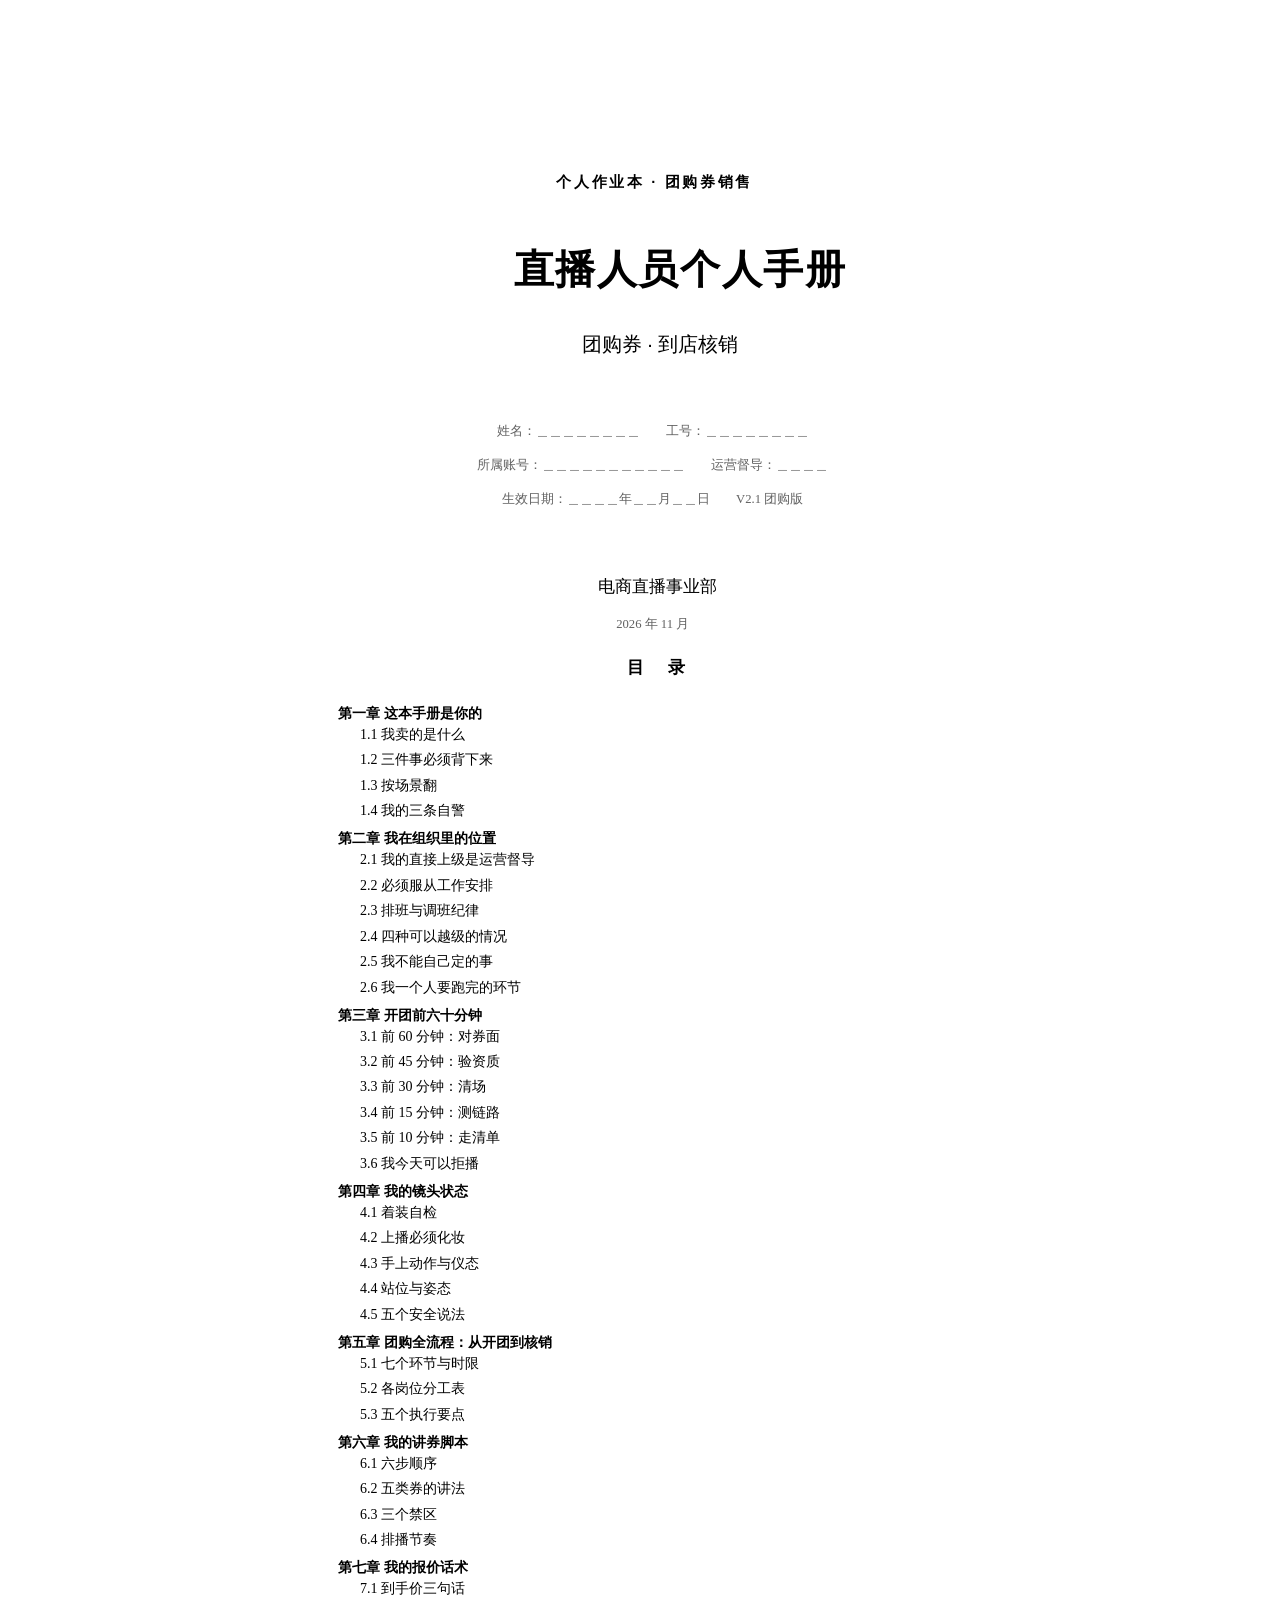
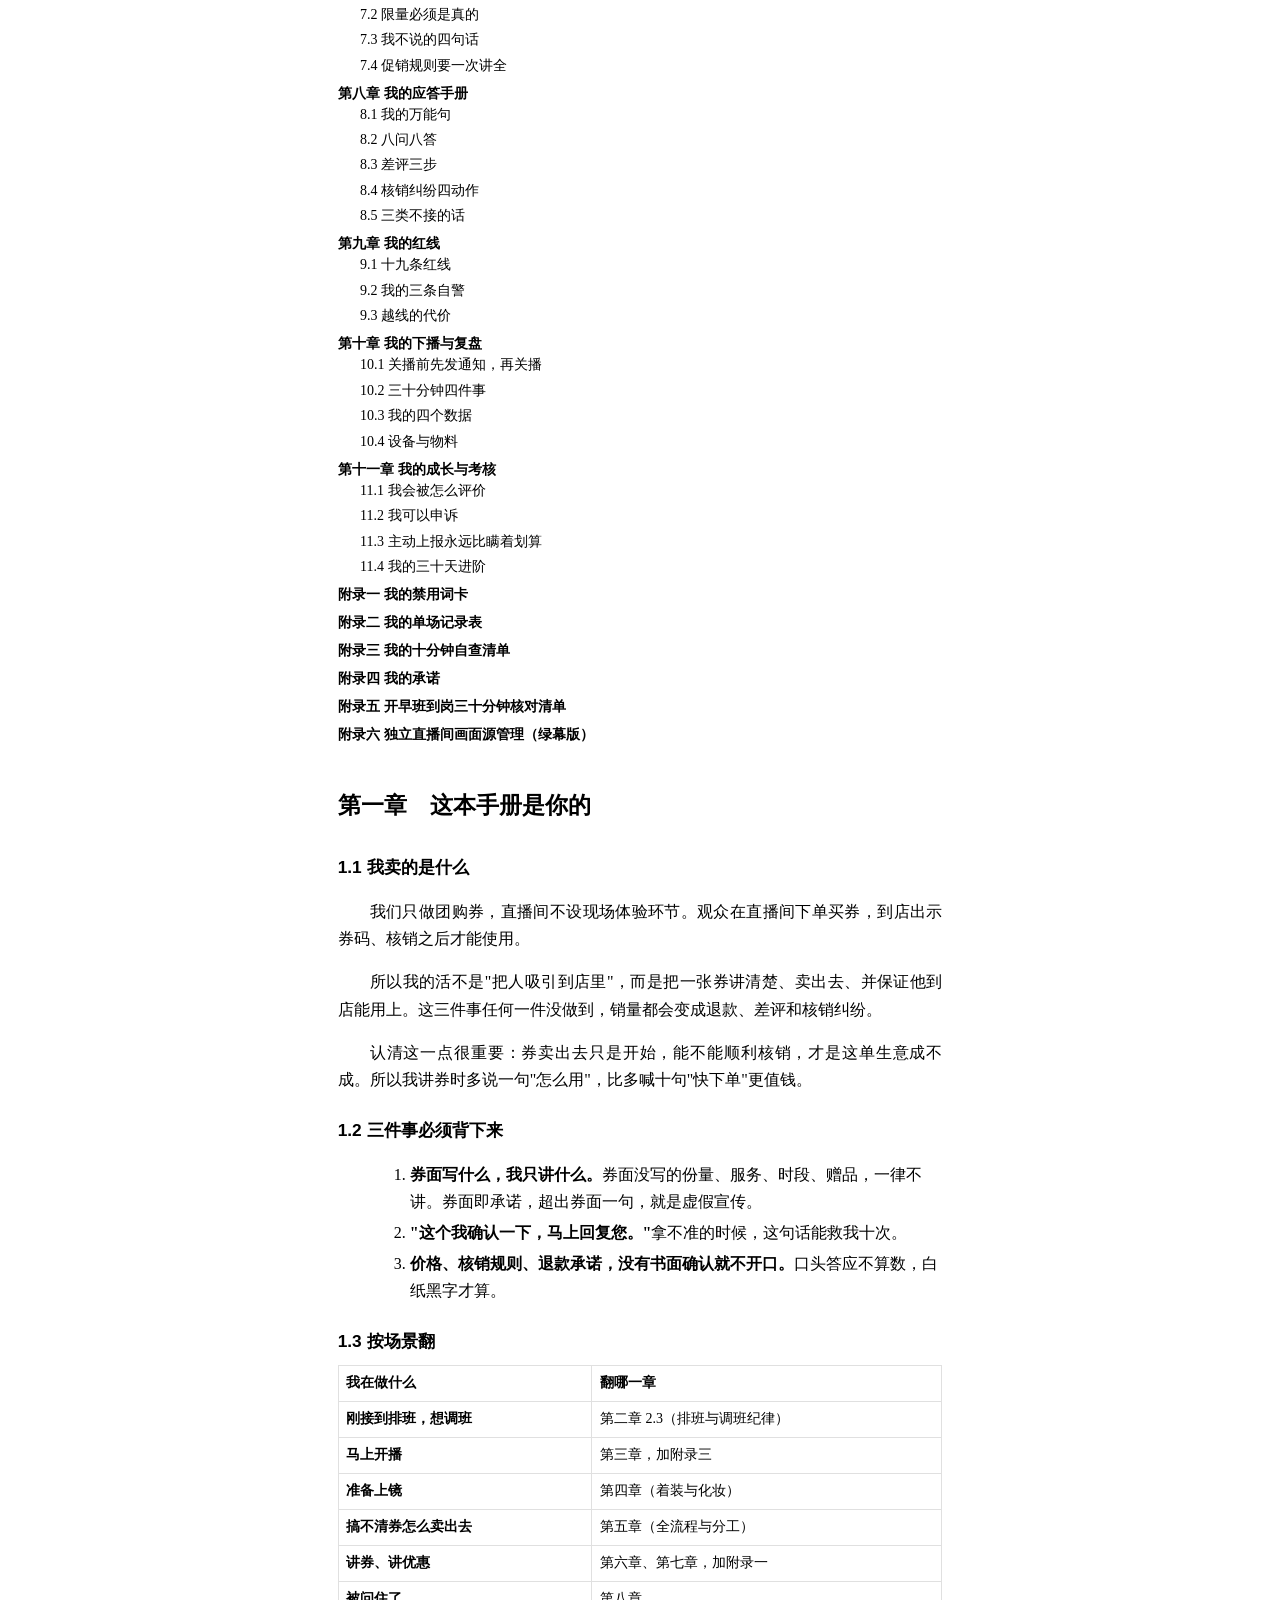
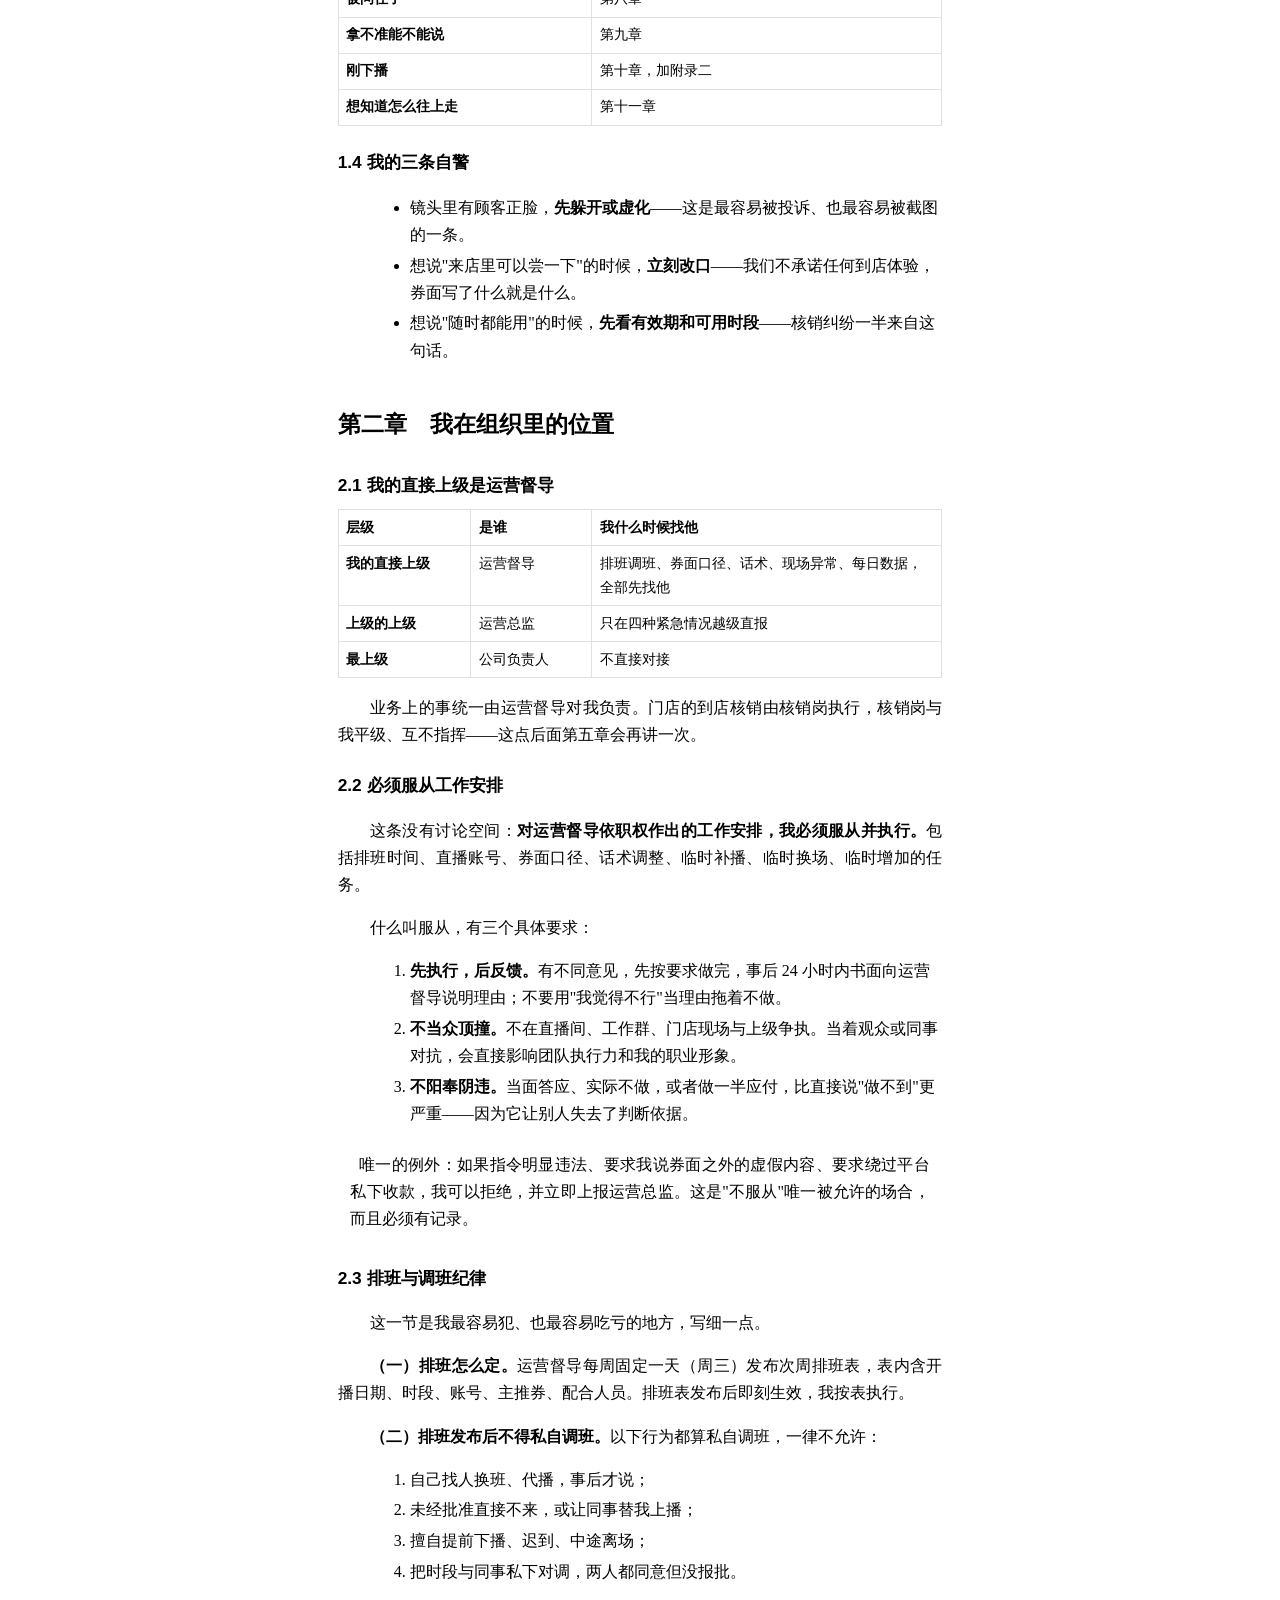
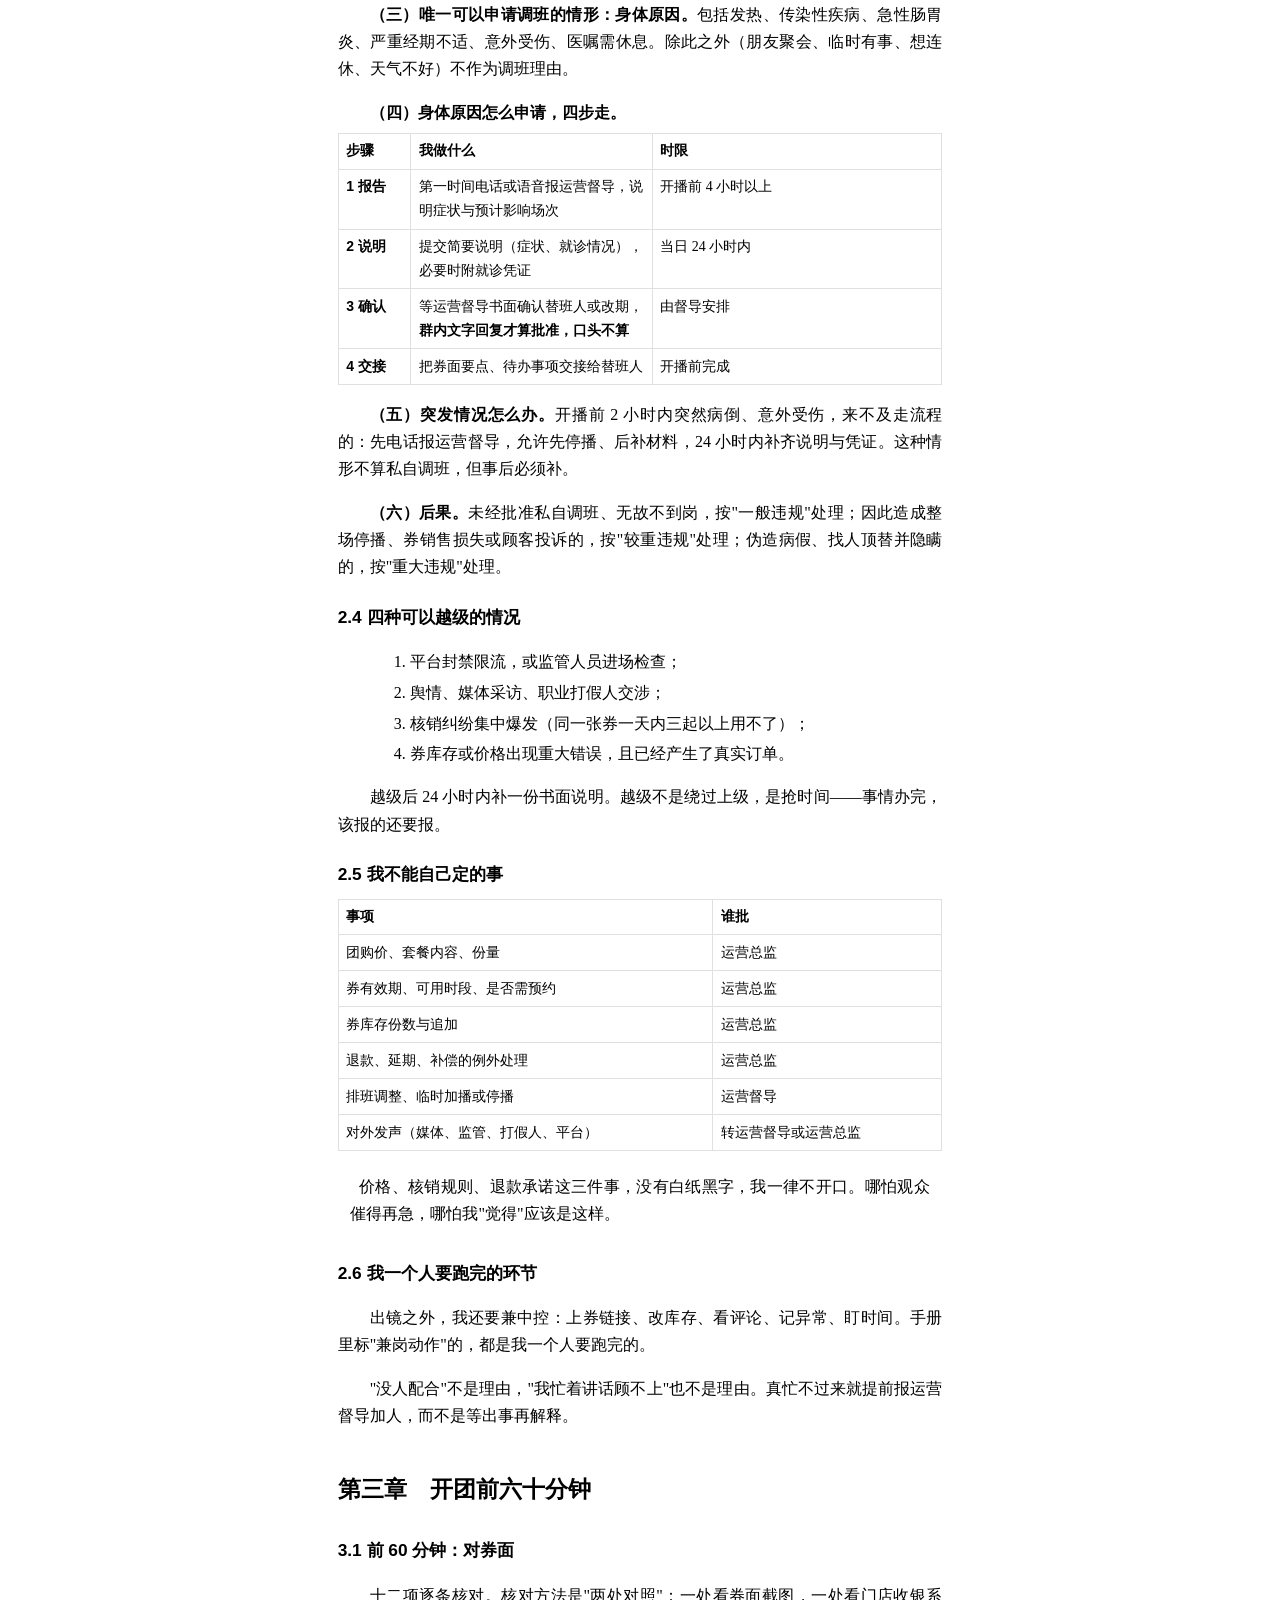
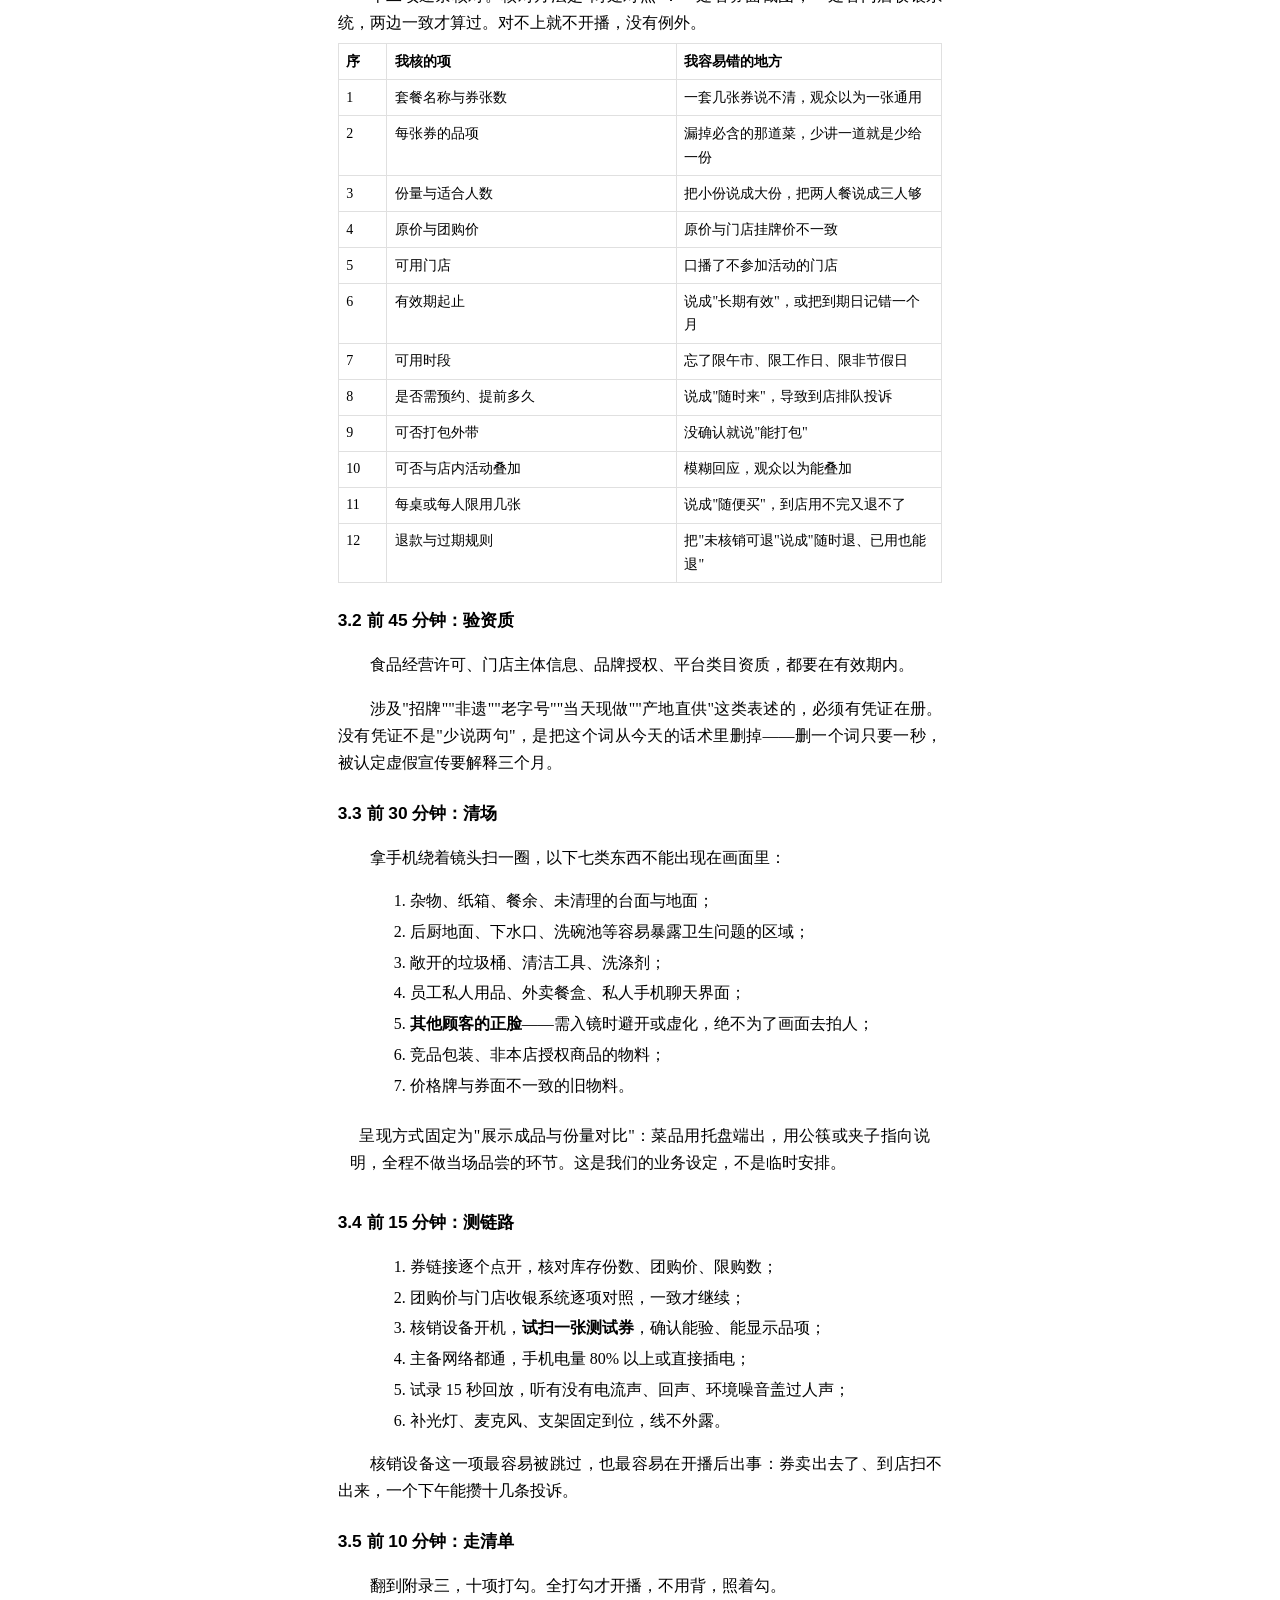
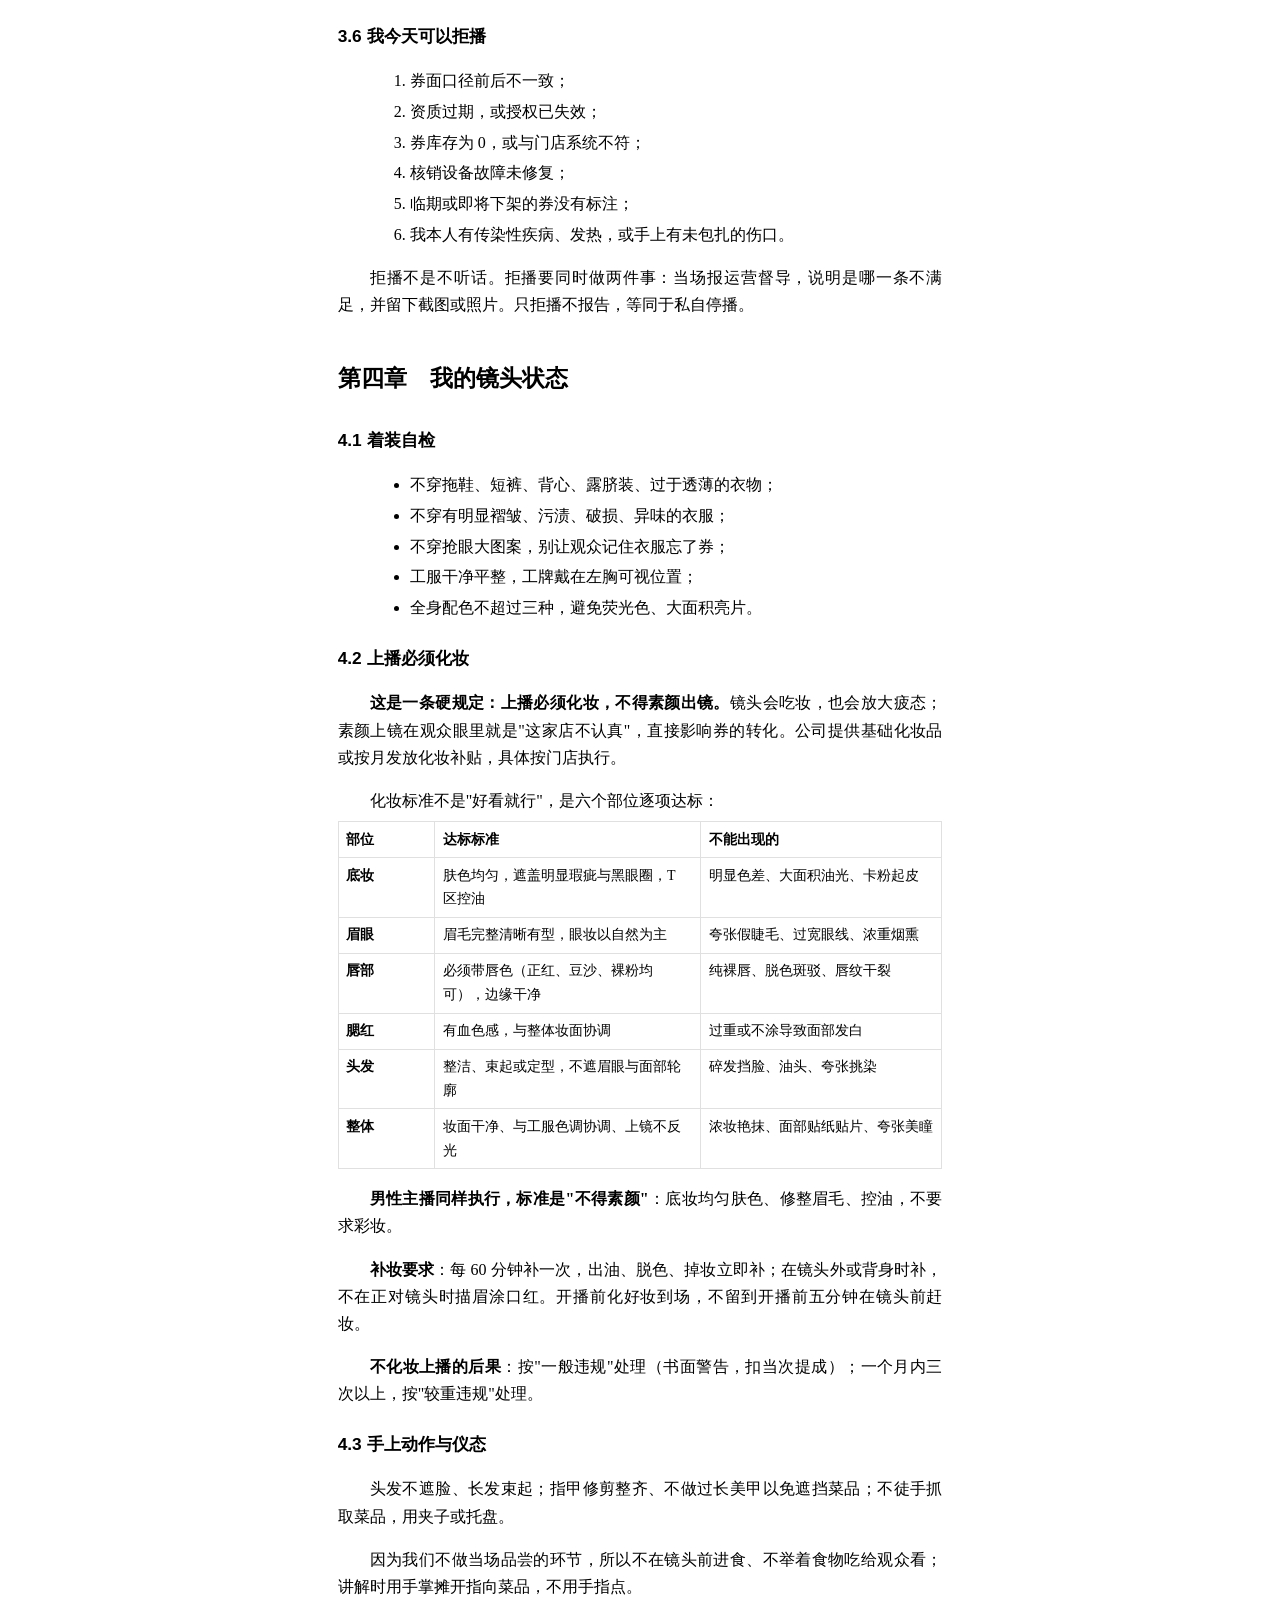
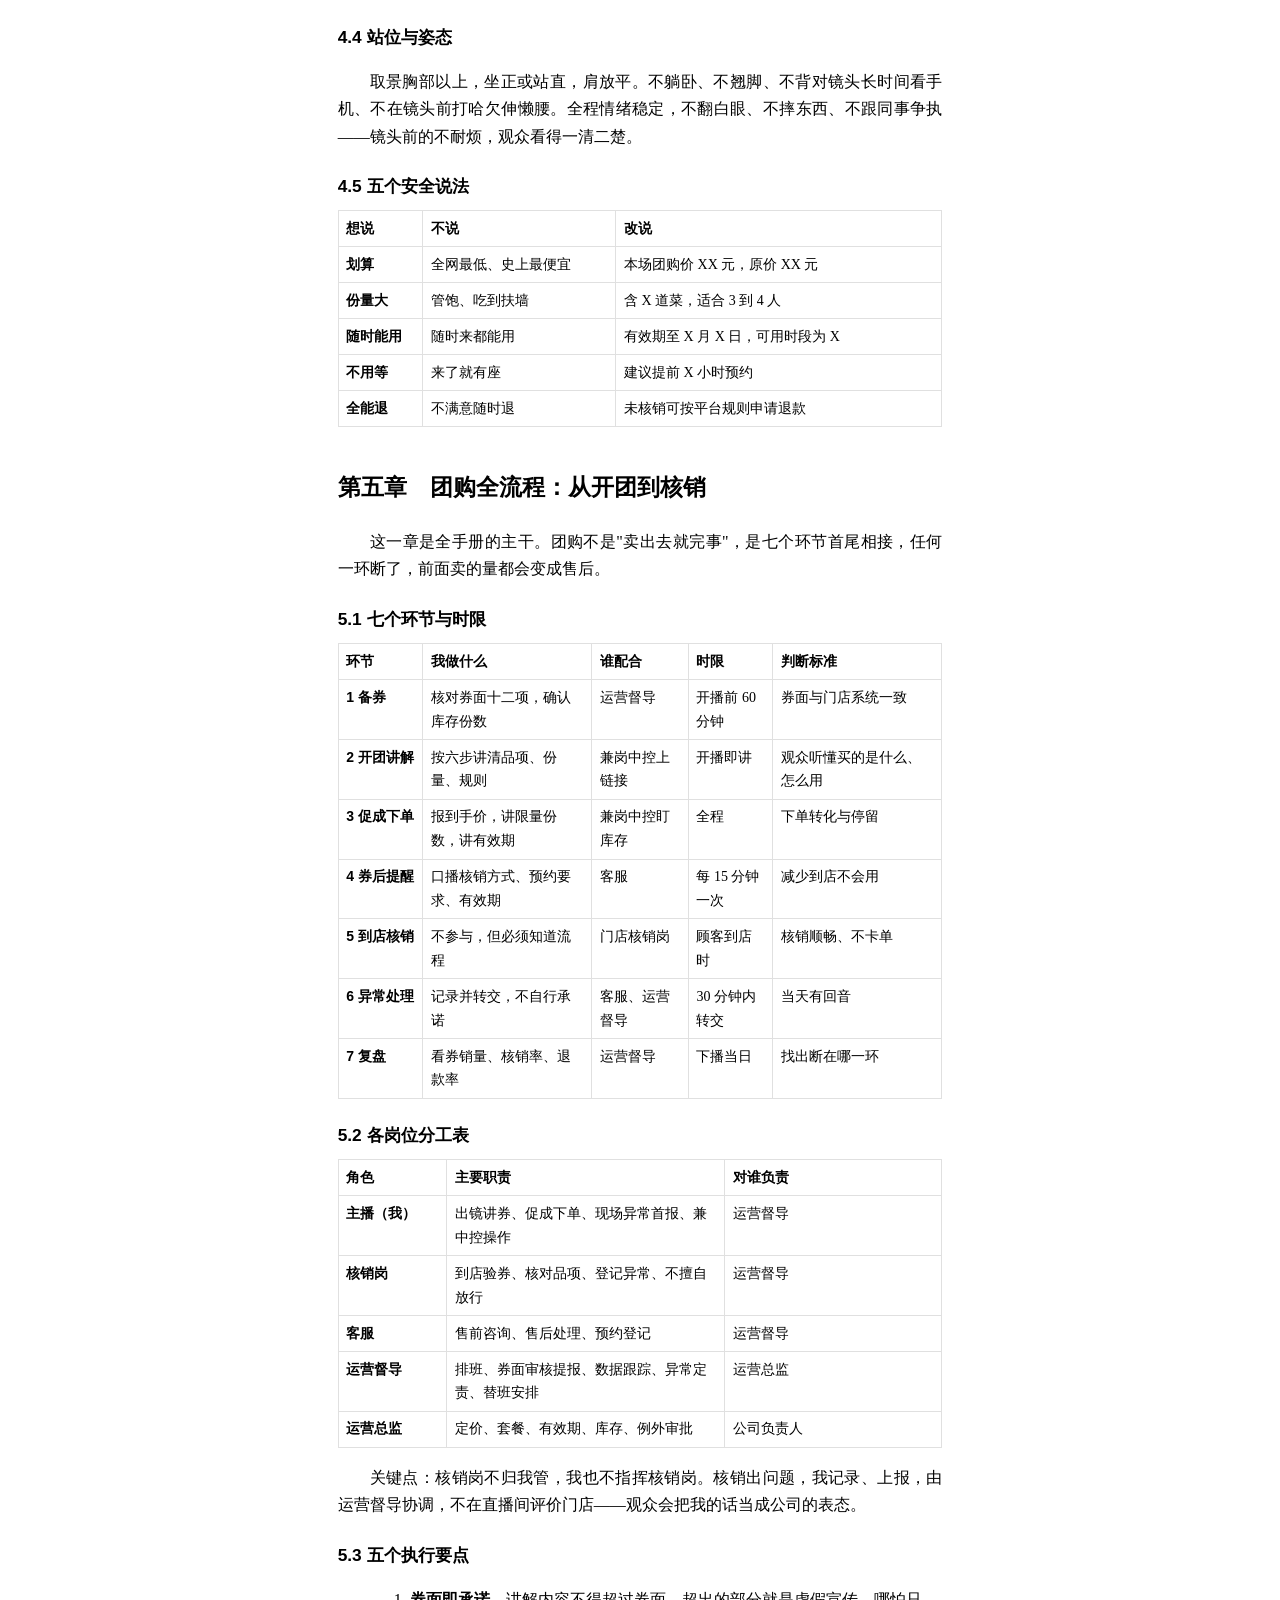
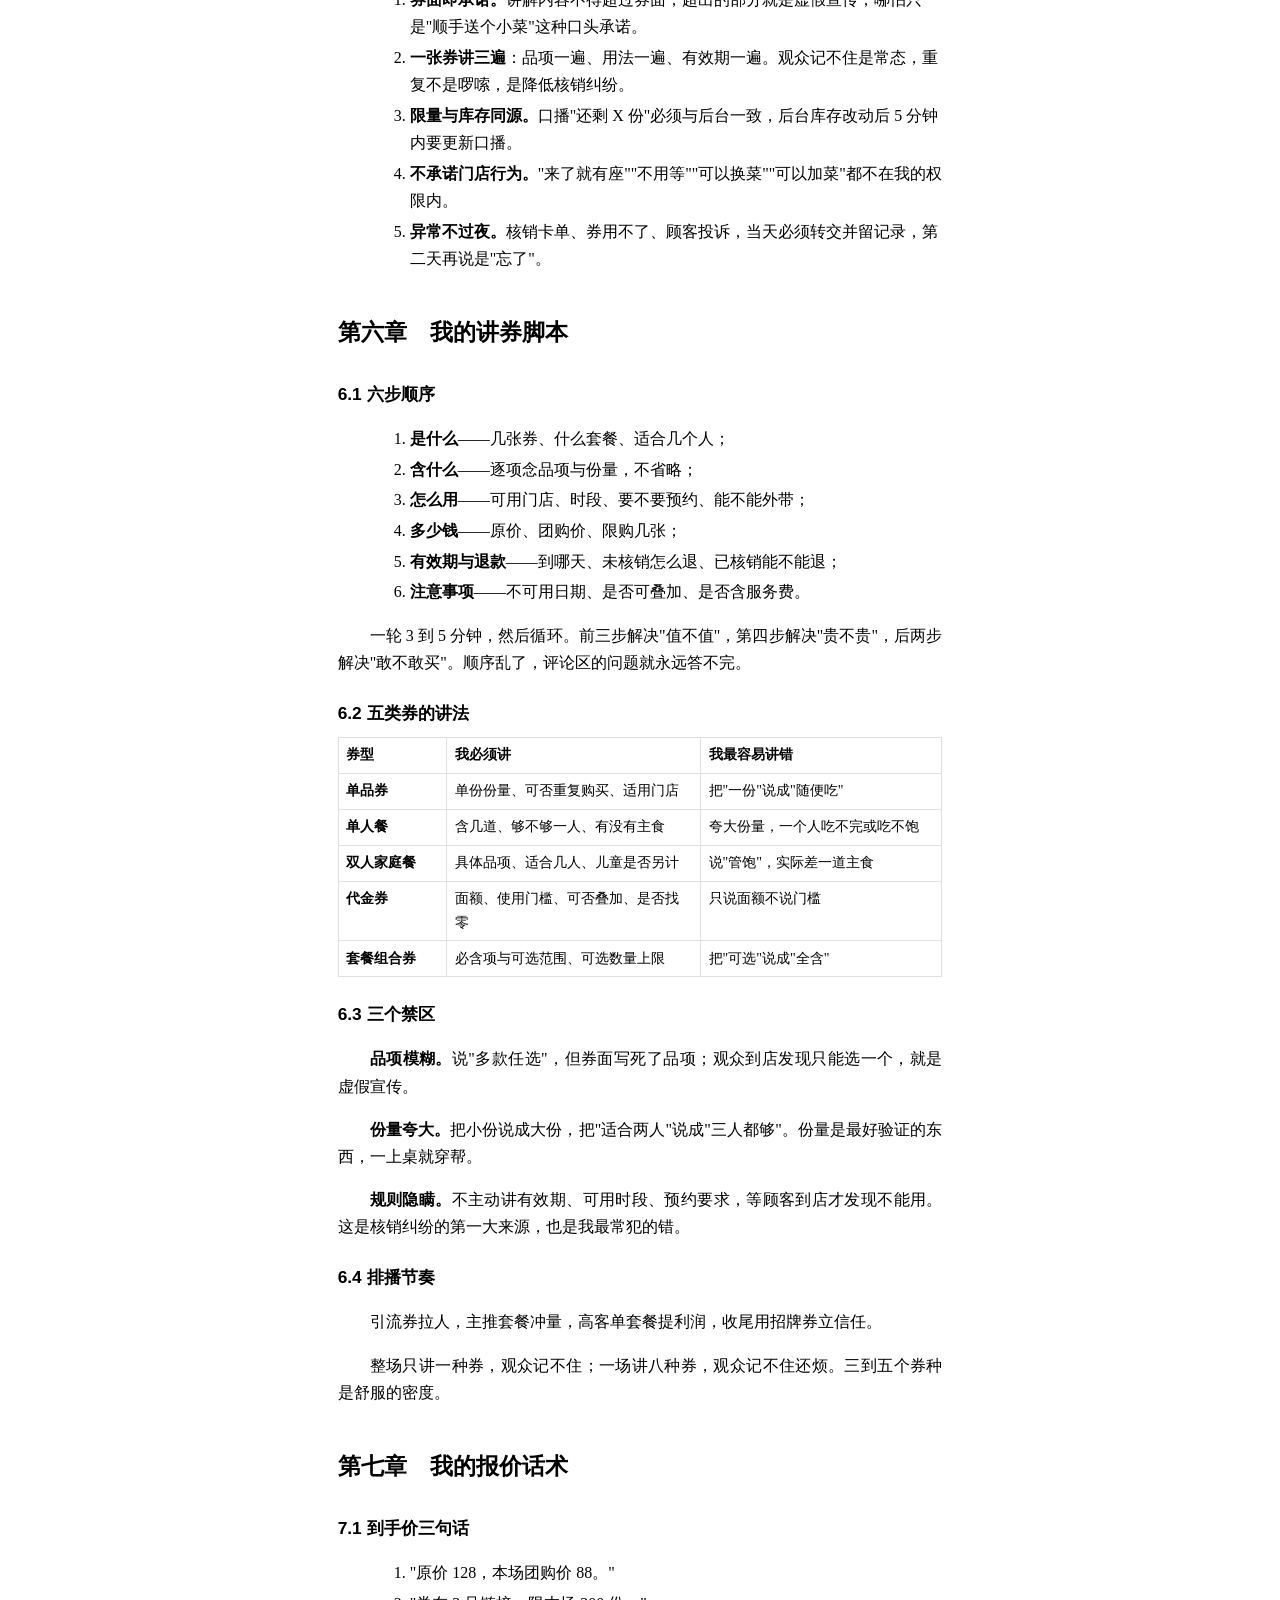
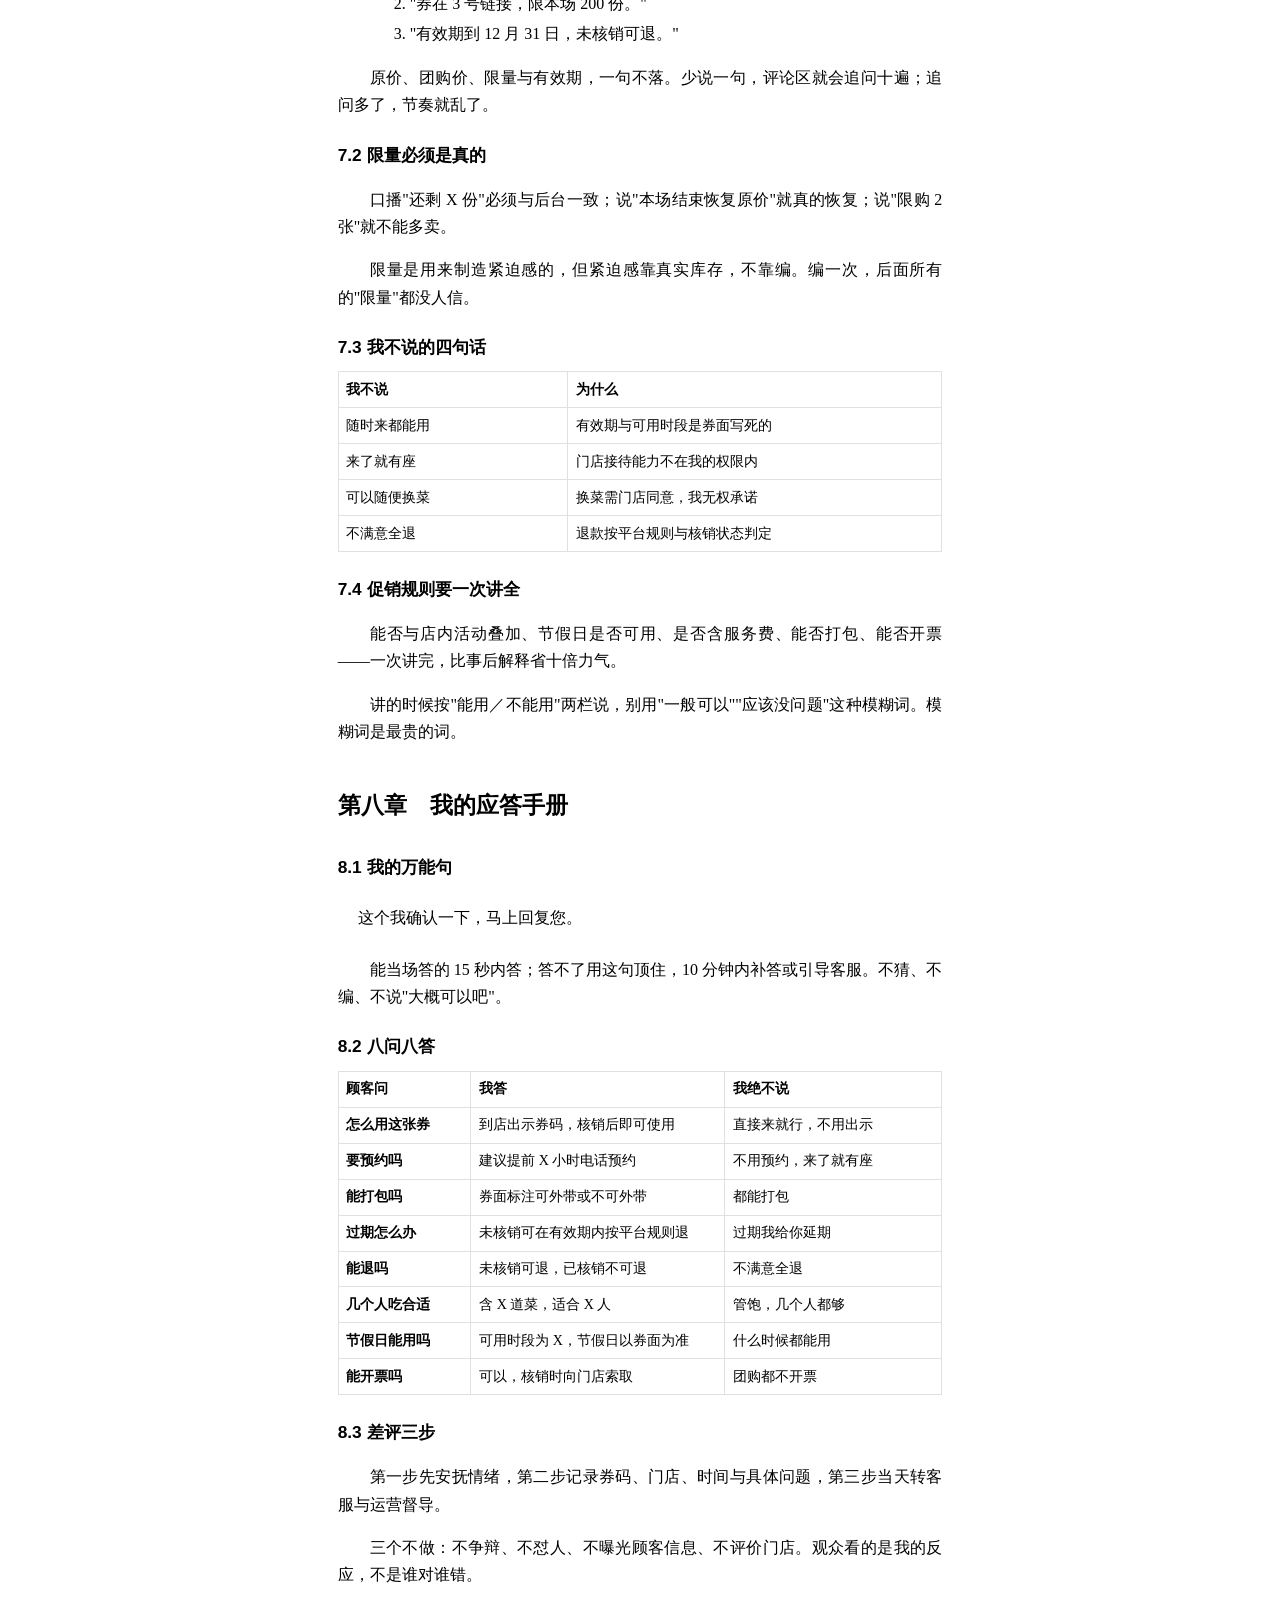
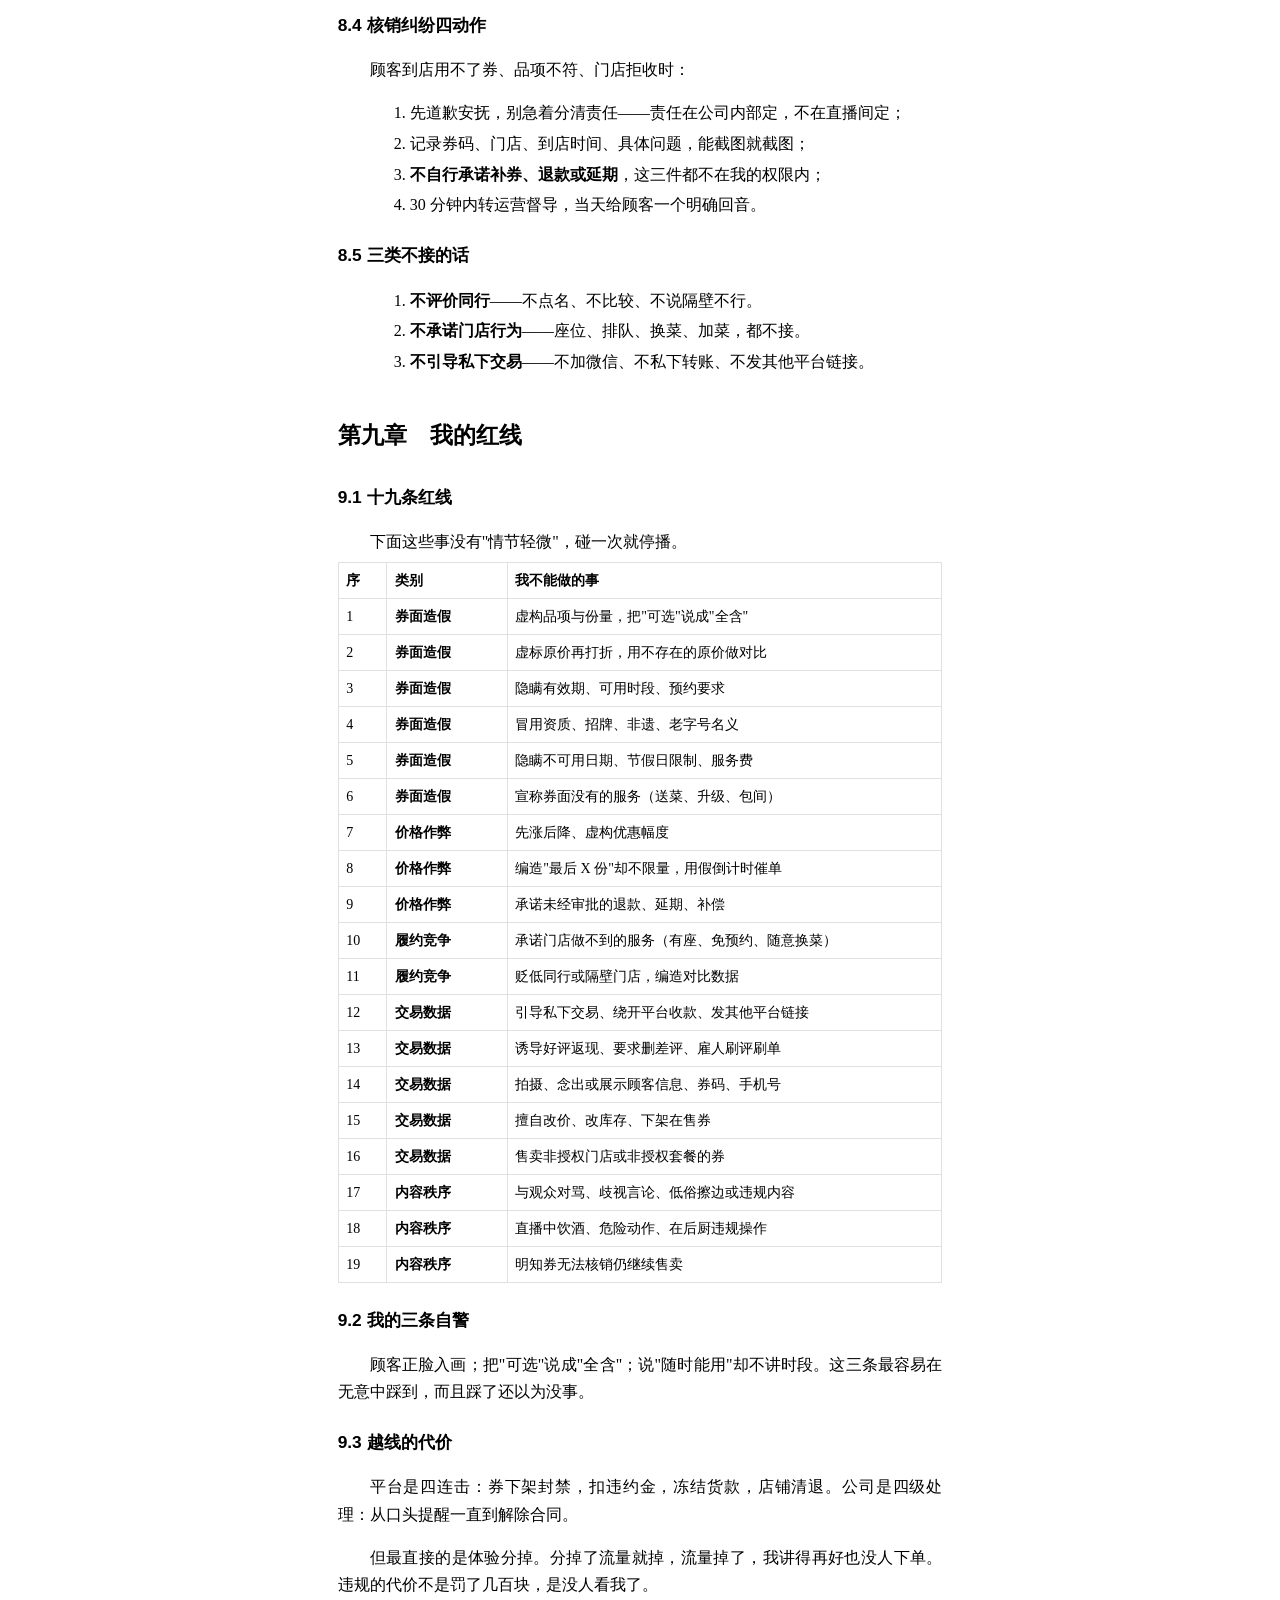
<file: src/tuangou.html>
<!DOCTYPE html>
<html lang="zh-CN">
<head>
<meta charset="UTF-8">
<meta name="viewport" content="width=device-width, initial-scale=1.0">
<meta name="docx-page-size" content="A4">
<title>直播人员个人手册（团购版）</title>
<style>
@page { @bottom-center { content: counter(page); } }
@page cover { @bottom-center { content: none; } }
section[role="cover"] { page: cover; }

:root {
  --fs-chapter: var(--typography-fontSize-h1, 17pt);
  --fs-section: var(--typography-fontSize-h2, 13pt);
  --fs-body: var(--typography-fontSize-body, 12pt);
  --fs-table: var(--typography-fontSize-small, 10.5pt);
  --fs-small: var(--typography-fontSize-tiny, 9.5pt);
  --fs-cover-title: var(--typography-fontSize-title, 30pt);
  --fs-cover-sub: var(--typography-fontSize-subtitle, 15pt);
  --fs-cover-eyebrow: var(--typography-fontSize-coverCategory, 11pt);
  --ff-heading: "SimHei", "黑体", var(--typography-fontFamily-heading, sans-serif);
  --ff-body: "SimSun", "宋体", var(--typography-fontFamily-body, serif);
  --lh-body: var(--typography-lineHeight-body, 1.7);
  --color-primary: var(--color-primary, #1565C0);
  --color-heading: var(--color-heading, #1A237E);
  --color-text: var(--color-text, #212121);
  --color-muted: var(--color-textSecondary, #616161);
  --color-border: var(--color-divider, #E0E0E0);
  --color-surface: var(--color-surface, #F5F7FA);
  --color-accent: var(--color-accent, #00897B);
  --spacing-paragraph: var(--spacing-paragraph, 0.7em);
  --spacing-section: var(--spacing-sectionGap, 1.6em);
  --page-content-width: var(--layout-maxContentWidth, 16cm);
  /* 间距令牌 */
  --sp-0_22em: 0.22em;
  --sp-0_25em: 0.25em;
  --sp-0_32em: 0.32em;
  --sp-0_3em: 0.3em;
  --sp-0_4em: 0.4em;
  --sp-0_4em_0_55em: 0.4em 0.55em;
  --sp-0_55em_0_8em: 0.55em 0.8em;
  --sp-0_5em: 0.5em;
  --sp-0_6em: 0.6em;
  --sp-0_7em: 0.7em;
  --sp-0_8em: 0.8em;
  --sp-0_9em: 0.9em;
  --sp-1_2em: 1.2em;
  --sp-1_3em: 1.3em;
  --sp-1_6em: 1.6em;
  --sp-1_8em: 1.8em;
  --sp-2em: 2em;
  --sp-3_5em: 3.5em;
  --sp-3em: 3em;
}

* { box-sizing: border-box; }
body {
  font-family: var(--ff-body);
  font-size: var(--fs-body);
  line-height: var(--lh-body);
  color: var(--color-text);
  max-width: var(--page-content-width);
  margin-left: auto;
  margin-right: auto;
}

/* 封面 */
.cover-eyebrow { font-family: var(--ff-heading); font-size: var(--fs-cover-eyebrow); color: var(--color-primary); text-align: center; letter-spacing: 0.18em; margin-top: 4.5cm; margin-bottom: var(--sp-1_6em, 1.6em); font-weight: 700; }
.cover-title { font-family: var(--ff-heading); font-size: var(--fs-cover-title); font-weight: 700; color: var(--color-heading); text-align: center; margin-bottom: var(--sp-0_6em, 0.6em); letter-spacing: 0.04em; }
.cover-subtitle { font-family: var(--ff-heading); font-size: var(--fs-cover-sub); color: var(--color-primary); text-align: center; margin-bottom: var(--sp-3em, 3em); }
.cover-meta { font-family: var(--ff-body); font-size: var(--fs-small); color: var(--color-muted); text-align: center; margin-bottom: var(--sp-0_5em, 0.5em); }
.cover-org { font-family: var(--ff-heading); font-size: var(--fs-section); color: var(--color-text); text-align: center; margin-top: var(--sp-3_5em, 3.5em); margin-bottom: var(--sp-0_4em, 0.4em); }
.cover-date { font-family: var(--ff-body); font-size: var(--fs-small); color: var(--color-muted); text-align: center; }

/* 目录 */
.toc-title { font-family: var(--ff-heading); font-size: var(--fs-section); font-weight: 700; color: var(--color-heading); text-align: center; margin-bottom: var(--sp-1_2em, 1.2em); letter-spacing: 0.2em; }
.toc-list, .toc-list ol, .toc-list ul { list-style: none; list-style-type: none; padding-left: 0; margin: 0; }
.toc-list li { text-indent: 0; margin-bottom: var(--sp-0_32em, 0.32em); font-size: var(--fs-table); line-height: 1.5; }
.toc-list > li { font-family: var(--ff-heading); font-weight: 700; color: var(--color-heading); margin-top: var(--sp-0_5em, 0.5em); }
.toc-list > li ol { padding-left: var(--sp-1_6em, 1.6em); }
.toc-list > li ol li { font-family: var(--ff-body); font-weight: 400; color: var(--color-text); }
.toc-list a { color: var(--color-text); text-decoration: none; }

/* 正文 */
.chapter { font-family: var(--ff-heading); font-size: var(--fs-chapter); font-weight: 700; color: var(--color-heading); text-align: left; margin-top: var(--sp-1_8em, 1.8em); margin-bottom: var(--sp-0_7em, 0.7em); padding-bottom: var(--sp-0_25em, 0.25em); border-bottom: 2px solid var(--color-primary); }
.section { font-family: var(--ff-heading); font-size: var(--fs-section); font-weight: 700; color: var(--color-primary); text-align: left; margin-top: var(--sp-1_3em, 1.3em); margin-bottom: var(--sp-0_5em, 0.5em); }
p { font-family: var(--ff-body); font-size: var(--fs-body); text-indent: 2em; margin-bottom: var(--spacing-paragraph); text-align: justify; }
p.noindent { text-indent: 0; }
p.lead { text-indent: 2em; color: var(--color-text); }
p.note { font-size: var(--fs-small); color: var(--color-muted); text-indent: 0; margin-top: var(--sp-0_3em, 0.3em); }
p.group-label { font-family: var(--ff-heading); font-size: var(--fs-body); font-weight: 700; color: var(--color-heading); text-indent: 0; margin-top: var(--sp-0_9em, 0.9em); margin-bottom: var(--sp-0_3em, 0.3em); }
p.tip { border-left: 3px solid var(--color-primary); background: var(--color-surface); padding: var(--sp-0_55em_0_8em, 0.55em 0.8em); text-indent: 0; margin-top: var(--sp-0_8em, 0.8em); margin-bottom: var(--sp-0_9em, 0.9em); }
p.warn { border-left: 3px solid var(--color-heading); background: var(--color-surface); padding: var(--sp-0_55em_0_8em, 0.55em 0.8em); text-indent: 0; margin-top: var(--sp-0_9em, 0.9em); margin-bottom: var(--sp-0_9em, 0.9em); }
ol, ul { margin-left: var(--sp-2em, 2em); margin-bottom: var(--spacing-paragraph); }
li { font-family: var(--ff-body); font-size: var(--fs-body); line-height: var(--lh-body); text-indent: 0; margin-bottom: var(--sp-0_22em, 0.22em); }

/* 表格 */
table { width: 100%; border-collapse: collapse; margin-top: var(--sp-0_5em, 0.5em); margin-bottom: var(--sp-0_9em, 0.9em); font-size: var(--fs-table); }
caption { font-family: var(--ff-heading); font-size: var(--fs-table); font-weight: 700; color: var(--color-heading); text-align: left; padding-bottom: var(--sp-0_3em, 0.3em); }
th { font-family: var(--ff-heading); font-size: var(--fs-table); font-weight: 700; color: var(--color-heading); background: var(--color-surface); border: 1px solid var(--color-border); padding: var(--sp-0_4em_0_55em, 0.4em 0.55em); text-align: left; text-indent: 0; }
td { font-family: var(--ff-body); font-size: var(--fs-table); color: var(--color-text); border: 1px solid var(--color-border); padding: var(--sp-0_4em_0_55em, 0.4em 0.55em); text-align: left; text-indent: 0; vertical-align: top; }
td.key { font-family: var(--ff-heading); font-weight: 700; color: var(--color-heading); }
.endnote { font-family: var(--ff-body); font-size: var(--fs-small); color: var(--color-muted); text-align: center; text-indent: 0; margin-top: var(--sp-2em, 2em); }
</style>
</head>
<body>

<section role="cover">
  <p class="cover-eyebrow">个人作业本 · 团购券销售</p>
  <p class="cover-title">直播人员个人手册</p>
  <p class="cover-subtitle">团购券 · 到店核销</p>
  <p class="cover-meta">姓名：＿＿＿＿＿＿＿＿　　工号：＿＿＿＿＿＿＿＿</p>
  <p class="cover-meta">所属账号：＿＿＿＿＿＿＿＿＿＿＿　　运营督导：＿＿＿＿</p>
  <p class="cover-meta">生效日期：＿＿＿＿年＿＿月＿＿日　　V2.1 团购版</p>
  <p class="cover-org">电商直播事业部</p>
  <p class="cover-date">2026 年 11 月</p>
</section>

<section role="cover">
  <nav class="doc-toc" aria-label="文档目录">
    <p class="toc-title">目　录</p>
    <ol class="toc-list">
      <li><a href="#section-1">第一章 这本手册是你的</a>
        <ol>
          <li><a href="#toc-1">1.1 我卖的是什么</a></li>
          <li><a href="#toc-2">1.2 三件事必须背下来</a></li>
          <li><a href="#toc-3">1.3 按场景翻</a></li>
          <li><a href="#toc-4">1.4 我的三条自警</a></li>
        </ol>
      </li>
      <li><a href="#section-2">第二章 我在组织里的位置</a>
        <ol>
          <li><a href="#toc-5">2.1 我的直接上级是运营督导</a></li>
          <li><a href="#toc-6">2.2 必须服从工作安排</a></li>
          <li><a href="#toc-7">2.3 排班与调班纪律</a></li>
          <li><a href="#toc-8">2.4 四种可以越级的情况</a></li>
          <li><a href="#toc-9">2.5 我不能自己定的事</a></li>
          <li><a href="#toc-10">2.6 我一个人要跑完的环节</a></li>
        </ol>
      </li>
      <li><a href="#section-3">第三章 开团前六十分钟</a>
        <ol>
          <li><a href="#toc-11">3.1 前 60 分钟：对券面</a></li>
          <li><a href="#toc-12">3.2 前 45 分钟：验资质</a></li>
          <li><a href="#toc-13">3.3 前 30 分钟：清场</a></li>
          <li><a href="#toc-14">3.4 前 15 分钟：测链路</a></li>
          <li><a href="#toc-15">3.5 前 10 分钟：走清单</a></li>
          <li><a href="#toc-16">3.6 我今天可以拒播</a></li>
        </ol>
      </li>
      <li><a href="#section-4">第四章 我的镜头状态</a>
        <ol>
          <li><a href="#toc-17">4.1 着装自检</a></li>
          <li><a href="#toc-18">4.2 上播必须化妆</a></li>
          <li><a href="#toc-19">4.3 手上动作与仪态</a></li>
          <li><a href="#toc-20">4.4 站位与姿态</a></li>
          <li><a href="#toc-21">4.5 五个安全说法</a></li>
        </ol>
      </li>
      <li><a href="#section-5">第五章 团购全流程：从开团到核销</a>
        <ol>
          <li><a href="#toc-22">5.1 七个环节与时限</a></li>
          <li><a href="#toc-23">5.2 各岗位分工表</a></li>
          <li><a href="#toc-24">5.3 五个执行要点</a></li>
        </ol>
      </li>
      <li><a href="#section-6">第六章 我的讲券脚本</a>
        <ol>
          <li><a href="#toc-25">6.1 六步顺序</a></li>
          <li><a href="#toc-26">6.2 五类券的讲法</a></li>
          <li><a href="#toc-27">6.3 三个禁区</a></li>
          <li><a href="#toc-28">6.4 排播节奏</a></li>
        </ol>
      </li>
      <li><a href="#section-7">第七章 我的报价话术</a>
        <ol>
          <li><a href="#toc-29">7.1 到手价三句话</a></li>
          <li><a href="#toc-30">7.2 限量必须是真的</a></li>
          <li><a href="#toc-31">7.3 我不说的四句话</a></li>
          <li><a href="#toc-32">7.4 促销规则要一次讲全</a></li>
        </ol>
      </li>
      <li><a href="#section-8">第八章 我的应答手册</a>
        <ol>
          <li><a href="#toc-33">8.1 我的万能句</a></li>
          <li><a href="#toc-34">8.2 八问八答</a></li>
          <li><a href="#toc-35">8.3 差评三步</a></li>
          <li><a href="#toc-36">8.4 核销纠纷四动作</a></li>
          <li><a href="#toc-37">8.5 三类不接的话</a></li>
        </ol>
      </li>
      <li><a href="#section-9">第九章 我的红线</a>
        <ol>
          <li><a href="#toc-38">9.1 十九条红线</a></li>
          <li><a href="#toc-39">9.2 我的三条自警</a></li>
          <li><a href="#toc-40">9.3 越线的代价</a></li>
        </ol>
      </li>
      <li><a href="#section-10">第十章 我的下播与复盘</a>
        <ol>
          <li><a href="#toc-41">10.1 关播前先发通知，再关播</a></li>
          <li><a href="#toc-42">10.2 三十分钟四件事</a></li>
          <li><a href="#toc-43">10.3 我的四个数据</a></li>
          <li><a href="#toc-44">10.4 设备与物料</a></li>
        </ol>
      </li>
      <li><a href="#section-11">第十一章 我的成长与考核</a>
        <ol>
          <li><a href="#toc-45">11.1 我会被怎么评价</a></li>
          <li><a href="#toc-46">11.2 我可以申诉</a></li>
          <li><a href="#toc-47">11.3 主动上报永远比瞒着划算</a></li>
          <li><a href="#toc-48">11.4 我的三十天进阶</a></li>
        </ol>
      </li>
      <li><a href="#section-12">附录一 我的禁用词卡</a></li>
      <li><a href="#section-13">附录二 我的单场记录表</a></li>
      <li><a href="#section-14">附录三 我的十分钟自查清单</a></li>
      <li><a href="#section-15">附录四 我的承诺</a></li>
      <li><a href="#section-16">附录五 开早班到岗三十分钟核对清单</a></li>
      <li><a href="#section-17">附录六 独立直播间画面源管理（绿幕版）</a></li>
    </ol>
  </nav>
</section>

<section role="body" data-page-restart="1">

<h1 class="chapter" id="section-1">第一章　这本手册是你的</h1>

<h2 class="section" id="toc-1">1.1 我卖的是什么</h2>
<p>我们只做团购券，直播间不设现场体验环节。观众在直播间下单买券，到店出示券码、核销之后才能使用。</p>
<p>所以我的活不是"把人吸引到店里"，而是把一张券讲清楚、卖出去、并保证他到店能用上。这三件事任何一件没做到，销量都会变成退款、差评和核销纠纷。</p>
<p>认清这一点很重要：券卖出去只是开始，能不能顺利核销，才是这单生意成不成。所以我讲券时多说一句"怎么用"，比多喊十句"快下单"更值钱。</p>

<h2 class="section" id="toc-2">1.2 三件事必须背下来</h2>
<ol>
  <li><strong>券面写什么，我只讲什么。</strong>券面没写的份量、服务、时段、赠品，一律不讲。券面即承诺，超出券面一句，就是虚假宣传。</li>
  <li><strong>"这个我确认一下，马上回复您。"</strong>拿不准的时候，这句话能救我十次。</li>
  <li><strong>价格、核销规则、退款承诺，没有书面确认就不开口。</strong>口头答应不算数，白纸黑字才算。</li>
</ol>

<h2 class="section" id="toc-3">1.3 按场景翻</h2>
<table>
  <thead>
    <tr><th style="width:42%">我在做什么</th><th>翻哪一章</th></tr>
  </thead>
  <tbody>
    <tr><td class="key">刚接到排班，想调班</td><td>第二章 2.3（排班与调班纪律）</td></tr>
    <tr><td class="key">马上开播</td><td>第三章，加附录三</td></tr>
    <tr><td class="key">准备上镜</td><td>第四章（着装与化妆）</td></tr>
    <tr><td class="key">搞不清券怎么卖出去</td><td>第五章（全流程与分工）</td></tr>
    <tr><td class="key">讲券、讲优惠</td><td>第六章、第七章，加附录一</td></tr>
    <tr><td class="key">被问住了</td><td>第八章</td></tr>
    <tr><td class="key">拿不准能不能说</td><td>第九章</td></tr>
    <tr><td class="key">刚下播</td><td>第十章，加附录二</td></tr>
    <tr><td class="key">想知道怎么往上走</td><td>第十一章</td></tr>
  </tbody>
</table>

<h2 class="section" id="toc-4">1.4 我的三条自警</h2>
<ul>
  <li>镜头里有顾客正脸，<strong>先躲开或虚化</strong>——这是最容易被投诉、也最容易被截图的一条。</li>
  <li>想说"来店里可以尝一下"的时候，<strong>立刻改口</strong>——我们不承诺任何到店体验，券面写了什么就是什么。</li>
  <li>想说"随时都能用"的时候，<strong>先看有效期和可用时段</strong>——核销纠纷一半来自这句话。</li>
</ul>

<h1 class="chapter" id="section-2">第二章　我在组织里的位置</h1>

<h2 class="section" id="toc-5">2.1 我的直接上级是运营督导</h2>
<table>
  <thead>
    <tr><th style="width:22%">层级</th><th style="width:20%">是谁</th><th>我什么时候找他</th></tr>
  </thead>
  <tbody>
    <tr><td class="key">我的直接上级</td><td>运营督导</td><td>排班调班、券面口径、话术、现场异常、每日数据，全部先找他</td></tr>
    <tr><td class="key">上级的上级</td><td>运营总监</td><td>只在四种紧急情况越级直报</td></tr>
    <tr><td class="key">最上级</td><td>公司负责人</td><td>不直接对接</td></tr>
  </tbody>
</table>
<p>业务上的事统一由运营督导对我负责。门店的到店核销由核销岗执行，核销岗与我平级、互不指挥——这点后面第五章会再讲一次。</p>

<h2 class="section" id="toc-6">2.2 必须服从工作安排</h2>
<p>这条没有讨论空间：<strong>对运营督导依职权作出的工作安排，我必须服从并执行。</strong>包括排班时间、直播账号、券面口径、话术调整、临时补播、临时换场、临时增加的任务。</p>
<p>什么叫服从，有三个具体要求：</p>
<ol>
  <li><strong>先执行，后反馈。</strong>有不同意见，先按要求做完，事后 24 小时内书面向运营督导说明理由；不要用"我觉得不行"当理由拖着不做。</li>
  <li><strong>不当众顶撞。</strong>不在直播间、工作群、门店现场与上级争执。当着观众或同事对抗，会直接影响团队执行力和我的职业形象。</li>
  <li><strong>不阳奉阴违。</strong>当面答应、实际不做，或者做一半应付，比直接说"做不到"更严重——因为它让别人失去了判断依据。</li>
</ol>
<p class="warn">&nbsp;&nbsp;唯一的例外：如果指令明显违法、要求我说券面之外的虚假内容、要求绕过平台私下收款，我可以拒绝，并立即上报运营总监。这是"不服从"唯一被允许的场合，而且必须有记录。</p>

<h2 class="section" id="toc-7">2.3 排班与调班纪律</h2>
<p>这一节是我最容易犯、也最容易吃亏的地方，写细一点。</p>
<p><strong>（一）排班怎么定。</strong>运营督导每周固定一天（周三）发布次周排班表，表内含开播日期、时段、账号、主推券、配合人员。排班表发布后即刻生效，我按表执行。</p>
<p><strong>（二）排班发布后不得私自调班。</strong>以下行为都算私自调班，一律不允许：</p>
<ol>
  <li>自己找人换班、代播，事后才说；</li>
  <li>未经批准直接不来，或让同事替我上播；</li>
  <li>擅自提前下播、迟到、中途离场；</li>
  <li>把时段与同事私下对调，两人都同意但没报批。</li>
</ol>
<p><strong>（三）唯一可以申请调班的情形：身体原因。</strong>包括发热、传染性疾病、急性肠胃炎、严重经期不适、意外受伤、医嘱需休息。除此之外（朋友聚会、临时有事、想连休、天气不好）不作为调班理由。</p>
<p><strong>（四）身体原因怎么申请，四步走。</strong></p>
<table>
  <thead>
    <tr><th style="width:12%">步骤</th><th style="width:40%">我做什么</th><th>时限</th></tr>
  </thead>
  <tbody>
    <tr><td class="key">1 报告</td><td>第一时间电话或语音报运营督导，说明症状与预计影响场次</td><td>开播前 4 小时以上</td></tr>
    <tr><td class="key">2 说明</td><td>提交简要说明（症状、就诊情况），必要时附就诊凭证</td><td>当日 24 小时内</td></tr>
    <tr><td class="key">3 确认</td><td>等运营督导书面确认替班人或改期，<strong>群内文字回复才算批准，口头不算</strong></td><td>由督导安排</td></tr>
    <tr><td class="key">4 交接</td><td>把券面要点、待办事项交接给替班人</td><td>开播前完成</td></tr>
  </tbody>
</table>
<p><strong>（五）突发情况怎么办。</strong>开播前 2 小时内突然病倒、意外受伤，来不及走流程的：先电话报运营督导，允许先停播、后补材料，24 小时内补齐说明与凭证。这种情形不算私自调班，但事后必须补。</p>
<p><strong>（六）后果。</strong>未经批准私自调班、无故不到岗，按"一般违规"处理；因此造成整场停播、券销售损失或顾客投诉的，按"较重违规"处理；伪造病假、找人顶替并隐瞒的，按"重大违规"处理。</p>

<h2 class="section" id="toc-8">2.4 四种可以越级的情况</h2>
<ol>
  <li>平台封禁限流，或监管人员进场检查；</li>
  <li>舆情、媒体采访、职业打假人交涉；</li>
  <li>核销纠纷集中爆发（同一张券一天内三起以上用不了）；</li>
  <li>券库存或价格出现重大错误，且已经产生了真实订单。</li>
</ol>
<p>越级后 24 小时内补一份书面说明。越级不是绕过上级，是抢时间——事情办完，该报的还要报。</p>

<h2 class="section" id="toc-9">2.5 我不能自己定的事</h2>
<table>
  <thead>
    <tr><th style="width:62%">事项</th><th>谁批</th></tr>
  </thead>
  <tbody>
    <tr><td>团购价、套餐内容、份量</td><td>运营总监</td></tr>
    <tr><td>券有效期、可用时段、是否需预约</td><td>运营总监</td></tr>
    <tr><td>券库存份数与追加</td><td>运营总监</td></tr>
    <tr><td>退款、延期、补偿的例外处理</td><td>运营总监</td></tr>
    <tr><td>排班调整、临时加播或停播</td><td>运营督导</td></tr>
    <tr><td>对外发声（媒体、监管、打假人、平台）</td><td>转运营督导或运营总监</td></tr>
  </tbody>
</table>
<p class="tip">&nbsp;&nbsp;价格、核销规则、退款承诺这三件事，没有白纸黑字，我一律不开口。哪怕观众催得再急，哪怕我"觉得"应该是这样。</p>

<h2 class="section" id="toc-10">2.6 我一个人要跑完的环节</h2>
<p>出镜之外，我还要兼中控：上券链接、改库存、看评论、记异常、盯时间。手册里标"兼岗动作"的，都是我一个人要跑完的。</p>
<p>"没人配合"不是理由，"我忙着讲话顾不上"也不是理由。真忙不过来就提前报运营督导加人，而不是等出事再解释。</p>

<h1 class="chapter" id="section-3">第三章　开团前六十分钟</h1>

<h2 class="section" id="toc-11">3.1 前 60 分钟：对券面</h2>
<p>十二项逐条核对。核对方法是"两处对照"：一处看券面截图，一处看门店收银系统，两边一致才算过。对不上就不开播，没有例外。</p>
<table>
  <thead>
    <tr><th style="width:8%">序</th><th style="width:48%">我核的项</th><th>我容易错的地方</th></tr>
  </thead>
  <tbody>
    <tr><td>1</td><td>套餐名称与券张数</td><td>一套几张券说不清，观众以为一张通用</td></tr>
    <tr><td>2</td><td>每张券的品项</td><td>漏掉必含的那道菜，少讲一道就是少给一份</td></tr>
    <tr><td>3</td><td>份量与适合人数</td><td>把小份说成大份，把两人餐说成三人够</td></tr>
    <tr><td>4</td><td>原价与团购价</td><td>原价与门店挂牌价不一致</td></tr>
    <tr><td>5</td><td>可用门店</td><td>口播了不参加活动的门店</td></tr>
    <tr><td>6</td><td>有效期起止</td><td>说成"长期有效"，或把到期日记错一个月</td></tr>
    <tr><td>7</td><td>可用时段</td><td>忘了限午市、限工作日、限非节假日</td></tr>
    <tr><td>8</td><td>是否需预约、提前多久</td><td>说成"随时来"，导致到店排队投诉</td></tr>
    <tr><td>9</td><td>可否打包外带</td><td>没确认就说"能打包"</td></tr>
    <tr><td>10</td><td>可否与店内活动叠加</td><td>模糊回应，观众以为能叠加</td></tr>
    <tr><td>11</td><td>每桌或每人限用几张</td><td>说成"随便买"，到店用不完又退不了</td></tr>
    <tr><td>12</td><td>退款与过期规则</td><td>把"未核销可退"说成"随时退、已用也能退"</td></tr>
  </tbody>
</table>

<h2 class="section" id="toc-12">3.2 前 45 分钟：验资质</h2>
<p>食品经营许可、门店主体信息、品牌授权、平台类目资质，都要在有效期内。</p>
<p>涉及"招牌""非遗""老字号""当天现做""产地直供"这类表述的，必须有凭证在册。没有凭证不是"少说两句"，是把这个词从今天的话术里删掉——删一个词只要一秒，被认定虚假宣传要解释三个月。</p>

<h2 class="section" id="toc-13">3.3 前 30 分钟：清场</h2>
<p>拿手机绕着镜头扫一圈，以下七类东西不能出现在画面里：</p>
<ol>
  <li>杂物、纸箱、餐余、未清理的台面与地面；</li>
  <li>后厨地面、下水口、洗碗池等容易暴露卫生问题的区域；</li>
  <li>敞开的垃圾桶、清洁工具、洗涤剂；</li>
  <li>员工私人用品、外卖餐盒、私人手机聊天界面；</li>
  <li><strong>其他顾客的正脸</strong>——需入镜时避开或虚化，绝不为了画面去拍人；</li>
  <li>竞品包装、非本店授权商品的物料；</li>
  <li>价格牌与券面不一致的旧物料。</li>
</ol>
<p class="warn">&nbsp;&nbsp;呈现方式固定为"展示成品与份量对比"：菜品用托盘端出，用公筷或夹子指向说明，全程不做当场品尝的环节。这是我们的业务设定，不是临时安排。</p>

<h2 class="section" id="toc-14">3.4 前 15 分钟：测链路</h2>
<ol>
  <li>券链接逐个点开，核对库存份数、团购价、限购数；</li>
  <li>团购价与门店收银系统逐项对照，一致才继续；</li>
  <li>核销设备开机，<strong>试扫一张测试券</strong>，确认能验、能显示品项；</li>
  <li>主备网络都通，手机电量 80% 以上或直接插电；</li>
  <li>试录 15 秒回放，听有没有电流声、回声、环境噪音盖过人声；</li>
  <li>补光灯、麦克风、支架固定到位，线不外露。</li>
</ol>
<p>核销设备这一项最容易被跳过，也最容易在开播后出事：券卖出去了、到店扫不出来，一个下午能攒十几条投诉。</p>

<h2 class="section" id="toc-15">3.5 前 10 分钟：走清单</h2>
<p>翻到附录三，十项打勾。全打勾才开播，不用背，照着勾。</p>

<h2 class="section" id="toc-16">3.6 我今天可以拒播</h2>
<ol>
  <li>券面口径前后不一致；</li>
  <li>资质过期，或授权已失效；</li>
  <li>券库存为 0，或与门店系统不符；</li>
  <li>核销设备故障未修复；</li>
  <li>临期或即将下架的券没有标注；</li>
  <li>我本人有传染性疾病、发热，或手上有未包扎的伤口。</li>
</ol>
<p>拒播不是不听话。拒播要同时做两件事：当场报运营督导，说明是哪一条不满足，并留下截图或照片。只拒播不报告，等同于私自停播。</p>

<h1 class="chapter" id="section-4">第四章　我的镜头状态</h1>

<h2 class="section" id="toc-17">4.1 着装自检</h2>
<ul>
  <li>不穿拖鞋、短裤、背心、露脐装、过于透薄的衣物；</li>
  <li>不穿有明显褶皱、污渍、破损、异味的衣服；</li>
  <li>不穿抢眼大图案，别让观众记住衣服忘了券；</li>
  <li>工服干净平整，工牌戴在左胸可视位置；</li>
  <li>全身配色不超过三种，避免荧光色、大面积亮片。</li>
</ul>

<h2 class="section" id="toc-18">4.2 上播必须化妆</h2>
<p><strong>这是一条硬规定：上播必须化妆，不得素颜出镜。</strong>镜头会吃妆，也会放大疲态；素颜上镜在观众眼里就是"这家店不认真"，直接影响券的转化。公司提供基础化妆品或按月发放化妆补贴，具体按门店执行。</p>
<p>化妆标准不是"好看就行"，是六个部位逐项达标：</p>
<table>
  <thead>
    <tr><th style="width:16%">部位</th><th style="width:44%">达标标准</th><th>不能出现的</th></tr>
  </thead>
  <tbody>
    <tr><td class="key">底妆</td><td>肤色均匀，遮盖明显瑕疵与黑眼圈，T 区控油</td><td>明显色差、大面积油光、卡粉起皮</td></tr>
    <tr><td class="key">眉眼</td><td>眉毛完整清晰有型，眼妆以自然为主</td><td>夸张假睫毛、过宽眼线、浓重烟熏</td></tr>
    <tr><td class="key">唇部</td><td>必须带唇色（正红、豆沙、裸粉均可），边缘干净</td><td>纯裸唇、脱色斑驳、唇纹干裂</td></tr>
    <tr><td class="key">腮红</td><td>有血色感，与整体妆面协调</td><td>过重或不涂导致面部发白</td></tr>
    <tr><td class="key">头发</td><td>整洁、束起或定型，不遮眉眼与面部轮廓</td><td>碎发挡脸、油头、夸张挑染</td></tr>
    <tr><td class="key">整体</td><td>妆面干净、与工服色调协调、上镜不反光</td><td>浓妆艳抹、面部贴纸贴片、夸张美瞳</td></tr>
  </tbody>
</table>
<p><strong>男性主播同样执行，标准是"不得素颜"</strong>：底妆均匀肤色、修整眉毛、控油，不要求彩妆。</p>
<p><strong>补妆要求</strong>：每 60 分钟补一次，出油、脱色、掉妆立即补；在镜头外或背身时补，不在正对镜头时描眉涂口红。开播前化好妆到场，不留到开播前五分钟在镜头前赶妆。</p>
<p><strong>不化妆上播的后果</strong>：按"一般违规"处理（书面警告，扣当次提成）；一个月内三次以上，按"较重违规"处理。</p>

<h2 class="section" id="toc-19">4.3 手上动作与仪态</h2>
<p>头发不遮脸、长发束起；指甲修剪整齐、不做过长美甲以免遮挡菜品；不徒手抓取菜品，用夹子或托盘。</p>
<p>因为我们不做当场品尝的环节，所以不在镜头前进食、不举着食物吃给观众看；讲解时用手掌摊开指向菜品，不用手指点。</p>

<h2 class="section" id="toc-20">4.4 站位与姿态</h2>
<p>取景胸部以上，坐正或站直，肩放平。不躺卧、不翘脚、不背对镜头长时间看手机、不在镜头前打哈欠伸懒腰。全程情绪稳定，不翻白眼、不摔东西、不跟同事争执——镜头前的不耐烦，观众看得一清二楚。</p>

<h2 class="section" id="toc-21">4.5 五个安全说法</h2>
<table>
  <thead>
    <tr><th style="width:14%">想说</th><th style="width:32%">不说</th><th>改说</th></tr>
  </thead>
  <tbody>
    <tr><td class="key">划算</td><td>全网最低、史上最便宜</td><td>本场团购价 XX 元，原价 XX 元</td></tr>
    <tr><td class="key">份量大</td><td>管饱、吃到扶墙</td><td>含 X 道菜，适合 3 到 4 人</td></tr>
    <tr><td class="key">随时能用</td><td>随时来都能用</td><td>有效期至 X 月 X 日，可用时段为 X</td></tr>
    <tr><td class="key">不用等</td><td>来了就有座</td><td>建议提前 X 小时预约</td></tr>
    <tr><td class="key">全能退</td><td>不满意随时退</td><td>未核销可按平台规则申请退款</td></tr>
  </tbody>
</table>

<h1 class="chapter" id="section-5">第五章　团购全流程：从开团到核销</h1>

<p class="lead">这一章是全手册的主干。团购不是"卖出去就完事"，是七个环节首尾相接，任何一环断了，前面卖的量都会变成售后。</p>

<h2 class="section" id="toc-22">5.1 七个环节与时限</h2>
<table>
  <thead>
    <tr><th style="width:14%">环节</th><th style="width:28%">我做什么</th><th style="width:16%">谁配合</th><th style="width:14%">时限</th><th>判断标准</th></tr>
  </thead>
  <tbody>
    <tr><td class="key">1 备券</td><td>核对券面十二项，确认库存份数</td><td>运营督导</td><td>开播前 60 分钟</td><td>券面与门店系统一致</td></tr>
    <tr><td class="key">2 开团讲解</td><td>按六步讲清品项、份量、规则</td><td>兼岗中控上链接</td><td>开播即讲</td><td>观众听懂买的是什么、怎么用</td></tr>
    <tr><td class="key">3 促成下单</td><td>报到手价，讲限量份数，讲有效期</td><td>兼岗中控盯库存</td><td>全程</td><td>下单转化与停留</td></tr>
    <tr><td class="key">4 券后提醒</td><td>口播核销方式、预约要求、有效期</td><td>客服</td><td>每 15 分钟一次</td><td>减少到店不会用</td></tr>
    <tr><td class="key">5 到店核销</td><td>不参与，但必须知道流程</td><td>门店核销岗</td><td>顾客到店时</td><td>核销顺畅、不卡单</td></tr>
    <tr><td class="key">6 异常处理</td><td>记录并转交，不自行承诺</td><td>客服、运营督导</td><td>30 分钟内转交</td><td>当天有回音</td></tr>
    <tr><td class="key">7 复盘</td><td>看券销量、核销率、退款率</td><td>运营督导</td><td>下播当日</td><td>找出断在哪一环</td></tr>
  </tbody>
</table>

<h2 class="section" id="toc-23">5.2 各岗位分工表</h2>
<table>
  <thead>
    <tr><th style="width:18%">角色</th><th style="width:46%">主要职责</th><th>对谁负责</th></tr>
  </thead>
  <tbody>
    <tr><td class="key">主播（我）</td><td>出镜讲券、促成下单、现场异常首报、兼中控操作</td><td>运营督导</td></tr>
    <tr><td class="key">核销岗</td><td>到店验券、核对品项、登记异常、不擅自放行</td><td>运营督导</td></tr>
    <tr><td class="key">客服</td><td>售前咨询、售后处理、预约登记</td><td>运营督导</td></tr>
    <tr><td class="key">运营督导</td><td>排班、券面审核提报、数据跟踪、异常定责、替班安排</td><td>运营总监</td></tr>
    <tr><td class="key">运营总监</td><td>定价、套餐、有效期、库存、例外审批</td><td>公司负责人</td></tr>
  </tbody>
</table>
<p>关键点：核销岗不归我管，我也不指挥核销岗。核销出问题，我记录、上报，由运营督导协调，不在直播间评价门店——观众会把我的话当成公司的表态。</p>

<h2 class="section" id="toc-24">5.3 五个执行要点</h2>
<ol>
  <li><strong>券面即承诺。</strong>讲解内容不得超过券面，超出的部分就是虚假宣传，哪怕只是"顺手送个小菜"这种口头承诺。</li>
  <li><strong>一张券讲三遍</strong>：品项一遍、用法一遍、有效期一遍。观众记不住是常态，重复不是啰嗦，是降低核销纠纷。</li>
  <li><strong>限量与库存同源。</strong>口播"还剩 X 份"必须与后台一致，后台库存改动后 5 分钟内要更新口播。</li>
  <li><strong>不承诺门店行为。</strong>"来了就有座""不用等""可以换菜""可以加菜"都不在我的权限内。</li>
  <li><strong>异常不过夜。</strong>核销卡单、券用不了、顾客投诉，当天必须转交并留记录，第二天再说是"忘了"。</li>
</ol>

<h1 class="chapter" id="section-6">第六章　我的讲券脚本</h1>

<h2 class="section" id="toc-25">6.1 六步顺序</h2>
<ol>
  <li><strong>是什么</strong>——几张券、什么套餐、适合几个人；</li>
  <li><strong>含什么</strong>——逐项念品项与份量，不省略；</li>
  <li><strong>怎么用</strong>——可用门店、时段、要不要预约、能不能外带；</li>
  <li><strong>多少钱</strong>——原价、团购价、限购几张；</li>
  <li><strong>有效期与退款</strong>——到哪天、未核销怎么退、已核销能不能退；</li>
  <li><strong>注意事项</strong>——不可用日期、是否可叠加、是否含服务费。</li>
</ol>
<p>一轮 3 到 5 分钟，然后循环。前三步解决"值不值"，第四步解决"贵不贵"，后两步解决"敢不敢买"。顺序乱了，评论区的问题就永远答不完。</p>

<h2 class="section" id="toc-26">6.2 五类券的讲法</h2>
<table>
  <thead>
    <tr><th style="width:18%">券型</th><th style="width:42%">我必须讲</th><th>我最容易讲错</th></tr>
  </thead>
  <tbody>
    <tr><td class="key">单品券</td><td>单份份量、可否重复购买、适用门店</td><td>把"一份"说成"随便吃"</td></tr>
    <tr><td class="key">单人餐</td><td>含几道、够不够一人、有没有主食</td><td>夸大份量，一个人吃不完或吃不饱</td></tr>
    <tr><td class="key">双人家庭餐</td><td>具体品项、适合几人、儿童是否另计</td><td>说"管饱"，实际差一道主食</td></tr>
    <tr><td class="key">代金券</td><td>面额、使用门槛、可否叠加、是否找零</td><td>只说面额不说门槛</td></tr>
    <tr><td class="key">套餐组合券</td><td>必含项与可选范围、可选数量上限</td><td>把"可选"说成"全含"</td></tr>
  </tbody>
</table>

<h2 class="section" id="toc-27">6.3 三个禁区</h2>
<p><strong>品项模糊。</strong>说"多款任选"，但券面写死了品项；观众到店发现只能选一个，就是虚假宣传。</p>
<p><strong>份量夸大。</strong>把小份说成大份，把"适合两人"说成"三人都够"。份量是最好验证的东西，一上桌就穿帮。</p>
<p><strong>规则隐瞒。</strong>不主动讲有效期、可用时段、预约要求，等顾客到店才发现不能用。这是核销纠纷的第一大来源，也是我最常犯的错。</p>

<h2 class="section" id="toc-28">6.4 排播节奏</h2>
<p>引流券拉人，主推套餐冲量，高客单套餐提利润，收尾用招牌券立信任。</p>
<p>整场只讲一种券，观众记不住；一场讲八种券，观众记不住还烦。三到五个券种是舒服的密度。</p>

<h1 class="chapter" id="section-7">第七章　我的报价话术</h1>

<h2 class="section" id="toc-29">7.1 到手价三句话</h2>
<ol>
  <li>"原价 128，本场团购价 88。"</li>
  <li>"券在 3 号链接，限本场 200 份。"</li>
  <li>"有效期到 12 月 31 日，未核销可退。"</li>
</ol>
<p>原价、团购价、限量与有效期，一句不落。少说一句，评论区就会追问十遍；追问多了，节奏就乱了。</p>

<h2 class="section" id="toc-30">7.2 限量必须是真的</h2>
<p>口播"还剩 X 份"必须与后台一致；说"本场结束恢复原价"就真的恢复；说"限购 2 张"就不能多卖。</p>
<p>限量是用来制造紧迫感的，但紧迫感靠真实库存，不靠编。编一次，后面所有的"限量"都没人信。</p>

<h2 class="section" id="toc-31">7.3 我不说的四句话</h2>
<table>
  <thead>
    <tr><th style="width:38%">我不说</th><th>为什么</th></tr>
  </thead>
  <tbody>
    <tr><td>随时来都能用</td><td>有效期与可用时段是券面写死的</td></tr>
    <tr><td>来了就有座</td><td>门店接待能力不在我的权限内</td></tr>
    <tr><td>可以随便换菜</td><td>换菜需门店同意，我无权承诺</td></tr>
    <tr><td>不满意全退</td><td>退款按平台规则与核销状态判定</td></tr>
  </tbody>
</table>

<h2 class="section" id="toc-32">7.4 促销规则要一次讲全</h2>
<p>能否与店内活动叠加、节假日是否可用、是否含服务费、能否打包、能否开票——一次讲完，比事后解释省十倍力气。</p>
<p>讲的时候按"能用／不能用"两栏说，别用"一般可以""应该没问题"这种模糊词。模糊词是最贵的词。</p>

<h1 class="chapter" id="section-8">第八章　我的应答手册</h1>

<h2 class="section" id="toc-33">8.1 我的万能句</h2>
<p class="tip">&nbsp;&nbsp;这个我确认一下，马上回复您。</p>
<p>能当场答的 15 秒内答；答不了用这句顶住，10 分钟内补答或引导客服。不猜、不编、不说"大概可以吧"。</p>

<h2 class="section" id="toc-34">8.2 八问八答</h2>
<table>
  <thead>
    <tr><th style="width:22%">顾客问</th><th style="width:42%">我答</th><th>我绝不说</th></tr>
  </thead>
  <tbody>
    <tr><td class="key">怎么用这张券</td><td>到店出示券码，核销后即可使用</td><td>直接来就行，不用出示</td></tr>
    <tr><td class="key">要预约吗</td><td>建议提前 X 小时电话预约</td><td>不用预约，来了就有座</td></tr>
    <tr><td class="key">能打包吗</td><td>券面标注可外带或不可外带</td><td>都能打包</td></tr>
    <tr><td class="key">过期怎么办</td><td>未核销可在有效期内按平台规则退</td><td>过期我给你延期</td></tr>
    <tr><td class="key">能退吗</td><td>未核销可退，已核销不可退</td><td>不满意全退</td></tr>
    <tr><td class="key">几个人吃合适</td><td>含 X 道菜，适合 X 人</td><td>管饱，几个人都够</td></tr>
    <tr><td class="key">节假日能用吗</td><td>可用时段为 X，节假日以券面为准</td><td>什么时候都能用</td></tr>
    <tr><td class="key">能开票吗</td><td>可以，核销时向门店索取</td><td>团购都不开票</td></tr>
  </tbody>
</table>

<h2 class="section" id="toc-35">8.3 差评三步</h2>
<p>第一步先安抚情绪，第二步记录券码、门店、时间与具体问题，第三步当天转客服与运营督导。</p>
<p>三个不做：不争辩、不怼人、不曝光顾客信息、不评价门店。观众看的是我的反应，不是谁对谁错。</p>

<h2 class="section" id="toc-36">8.4 核销纠纷四动作</h2>
<p>顾客到店用不了券、品项不符、门店拒收时：</p>
<ol>
  <li>先道歉安抚，别急着分清责任——责任在公司内部定，不在直播间定；</li>
  <li>记录券码、门店、到店时间、具体问题，能截图就截图；</li>
  <li><strong>不自行承诺补券、退款或延期</strong>，这三件都不在我的权限内；</li>
  <li>30 分钟内转运营督导，当天给顾客一个明确回音。</li>
</ol>

<h2 class="section" id="toc-37">8.5 三类不接的话</h2>
<ol>
  <li><strong>不评价同行</strong>——不点名、不比较、不说隔壁不行。</li>
  <li><strong>不承诺门店行为</strong>——座位、排队、换菜、加菜，都不接。</li>
  <li><strong>不引导私下交易</strong>——不加微信、不私下转账、不发其他平台链接。</li>
</ol>

<h1 class="chapter" id="section-9">第九章　我的红线</h1>

<h2 class="section" id="toc-38">9.1 十九条红线</h2>
<p>下面这些事没有"情节轻微"，碰一次就停播。</p>
<table>
  <thead>
    <tr><th style="width:8%">序</th><th style="width:20%">类别</th><th>我不能做的事</th></tr>
  </thead>
  <tbody>
    <tr><td>1</td><td class="key">券面造假</td><td>虚构品项与份量，把"可选"说成"全含"</td></tr>
    <tr><td>2</td><td class="key">券面造假</td><td>虚标原价再打折，用不存在的原价做对比</td></tr>
    <tr><td>3</td><td class="key">券面造假</td><td>隐瞒有效期、可用时段、预约要求</td></tr>
    <tr><td>4</td><td class="key">券面造假</td><td>冒用资质、招牌、非遗、老字号名义</td></tr>
    <tr><td>5</td><td class="key">券面造假</td><td>隐瞒不可用日期、节假日限制、服务费</td></tr>
    <tr><td>6</td><td class="key">券面造假</td><td>宣称券面没有的服务（送菜、升级、包间）</td></tr>
    <tr><td>7</td><td class="key">价格作弊</td><td>先涨后降、虚构优惠幅度</td></tr>
    <tr><td>8</td><td class="key">价格作弊</td><td>编造"最后 X 份"却不限量，用假倒计时催单</td></tr>
    <tr><td>9</td><td class="key">价格作弊</td><td>承诺未经审批的退款、延期、补偿</td></tr>
    <tr><td>10</td><td class="key">履约竞争</td><td>承诺门店做不到的服务（有座、免预约、随意换菜）</td></tr>
    <tr><td>11</td><td class="key">履约竞争</td><td>贬低同行或隔壁门店，编造对比数据</td></tr>
    <tr><td>12</td><td class="key">交易数据</td><td>引导私下交易、绕开平台收款、发其他平台链接</td></tr>
    <tr><td>13</td><td class="key">交易数据</td><td>诱导好评返现、要求删差评、雇人刷评刷单</td></tr>
    <tr><td>14</td><td class="key">交易数据</td><td>拍摄、念出或展示顾客信息、券码、手机号</td></tr>
    <tr><td>15</td><td class="key">交易数据</td><td>擅自改价、改库存、下架在售券</td></tr>
    <tr><td>16</td><td class="key">交易数据</td><td>售卖非授权门店或非授权套餐的券</td></tr>
    <tr><td>17</td><td class="key">内容秩序</td><td>与观众对骂、歧视言论、低俗擦边或违规内容</td></tr>
    <tr><td>18</td><td class="key">内容秩序</td><td>直播中饮酒、危险动作、在后厨违规操作</td></tr>
    <tr><td>19</td><td class="key">内容秩序</td><td>明知券无法核销仍继续售卖</td></tr>
  </tbody>
</table>

<h2 class="section" id="toc-39">9.2 我的三条自警</h2>
<p>顾客正脸入画；把"可选"说成"全含"；说"随时能用"却不讲时段。这三条最容易在无意中踩到，而且踩了还以为没事。</p>

<h2 class="section" id="toc-40">9.3 越线的代价</h2>
<p>平台是四连击：券下架封禁，扣违约金，冻结货款，店铺清退。公司是四级处理：从口头提醒一直到解除合同。</p>
<p>但最直接的是体验分掉。分掉了流量就掉，流量掉了，我讲得再好也没人下单。违规的代价不是罚了几百块，是没人看我了。</p>

<h1 class="chapter" id="section-10">第十章　我的下播与复盘</h1>

<h2 class="section" id="toc-41">10.1 关播前先发通知，再关播</h2>
<p>到点就下，不拖着，也不提前；不挂空播——空播浪费权重，也容易出意外画面。</p>
<p><strong>但关播不是"到点直接关"。</strong>关播前必须在工作群里发一条结束通知，让群里所有人都知道这场几点结束。原因很实在：中控要停链接、客服要接住后续咨询、核销岗要知道最后一批券什么时候到期、接播的人要知道什么时候上手。少一个人知道，就多一处断档。</p>
<p>通知什么时候发、写什么、发给谁，按下面三条执行：</p>
<p class="group-label">（一）触发时机</p>
<ol>
  <li><strong>常规场次</strong>：计划结束时间前 30 分钟发第一条预告，结束前 5 分钟发第二条"即将结束"。</li>
  <li><strong>临时提前或延后</strong>：确定变更的那一刻就发，不等整点，并注明"原定 X 点，现改为 Y 点"。</li>
  <li><strong>突发中断</strong>（断流、设备故障、临时停播）：立即发，说明当前状态与预计恢复时间。</li>
</ol>
<p class="group-label">（二）通知内容（五件事，缺一不可）</p>
<table>
  <thead>
    <tr><th style="width:22%">要素</th><th>写法示例</th></tr>
  </thead>
  <tbody>
    <tr><td class="key">结束时间</td><td>"本场将于 20:00 结束"，写具体时间，不写"马上"</td></tr>
    <tr><td class="key">场次信息</td><td>日期、账号、场次编号</td></tr>
    <tr><td class="key">券与库存状态</td><td>主推券还剩多少份、是否售罄、有无未下架链接</td></tr>
    <tr><td class="key">需交接事项</td><td>未闭环的核销卡单、待回复的顾客咨询、待补的素材</td></tr>
    <tr><td class="key">需要谁做什么</td><td>@中控 停链接；@客服 接售后；@核销岗 留意最近到店顾客</td></tr>
  </tbody>
</table>
<p class="group-label">（三）覆盖范围</p>
<p>一级必达（群里必须看得见，缺一不可）：运营督导、中控、客服、门店核销岗、接播或下一班主播。</p>
<p>二级知会（同一门店群内可见即可）：店内在岗同事、仓储或配送对接人。</p>
<p>通知发在<strong>当日在用的工作群</strong>，不发私聊、不发朋友圈、不只口头交代。群里没看到，等于没通知。</p>
<p class="warn">&nbsp;&nbsp;发完通知才关播。顺序反了——先关播再补通知——中控和客服都是最后一刻才知道，链接没人停、顾客没人接，一场的收尾全乱。</p>

<h2 class="section" id="toc-42">10.2 三十分钟四件事</h2>
<ol>
  <li><strong>留证</strong>：回放、券链接与价格截图、库存快照，存 3 年。出事时这是唯一能自证的东西。</li>
  <li><strong>填表</strong>：附录二，券销量与核销数据，当天填完。</li>
  <li><strong>报异常</strong>：券链接错、错价、库存超卖、核销卡单、投诉，写清时间点与处理结果。</li>
  <li><strong>归档</strong>：命名规则"日期_账号_场次"，统一存指定云盘。</li>
</ol>

<h2 class="section" id="toc-43">10.3 我的四个数据</h2>
<p>券销量、核销率、退款率、违规提醒次数。</p>
<p>四个数据要串起来看：券卖得多但核销率低，说明我讲得不清楚；核销率高但退款高，说明门店承接有问题；销量低但核销和口碑都好，说明话术不够、不是业务不行。这三种情况要找不同的人解决，不能混在一起归因。</p>

<h2 class="section" id="toc-44">10.4 设备与物料</h2>
<p>开播前后各点一次设备并签字；核销用的测试券当日归还，不得留存；展示用菜品按门店规定领用登记，不带离、不私用；账号与改价权限不外传，离岗当天移交并改密。</p>

<h1 class="chapter" id="section-11">第十一章　我的成长与考核</h1>

<h2 class="section" id="toc-45">11.1 我会被怎么评价</h2>
<table>
  <thead>
    <tr><th style="width:14%">级别</th><th style="width:46%">什么情况</th><th>怎么处理</th></tr>
  </thead>
  <tbody>
    <tr><td class="key">轻微</td><td>迟到 5 分钟内、忘戴工牌、话术漏关键信息、评论区漏答</td><td>口头提醒；当月 3 次计一次书面警告</td></tr>
    <tr><td class="key">一般</td><td>迟到 5 到 30 分钟、<strong>未化妆上播</strong>、<strong>私自调班</strong>、<strong>不服从工作安排</strong>、擅自改话术、测试漏项、未填表</td><td>书面警告，扣当次提成 20% 到 50%</td></tr>
    <tr><td class="key">较重</td><td>绝对化用语不改、越权承诺、与观众争执、顾客正脸入画、私自调班致停播、连续三次未化妆</td><td>停播 3 到 7 天，扣当月绩效，重新考核</td></tr>
    <tr><td class="key">重大</td><td>触犯第九章任一红线、引发平台处罚、明知券不可用仍售卖、<strong>伪造病假或找人顶替隐瞒</strong>、公开对抗或串联抵制工作安排</td><td>停播，解除合同，追偿损失</td></tr>
  </tbody>
</table>

<h2 class="section" id="toc-46">11.2 我可以申诉</h2>
<p>收到通知 24 小时内书面向上一级申诉——对运营督导的认定不服，向运营总监申诉——3 个工作日答复。</p>
<p>申诉不停止执行，但认定有错误会撤销并补发。所以发现问题第一反应不该是"算了"，而是留证据、写清楚。</p>

<h2 class="section" id="toc-47">11.3 主动上报永远比瞒着划算</h2>
<p>直播现场没有不出错的人。差别不在出不出错，而在出错之后第一步做什么：是先说，还是先藏。</p>
<p>我的做法是先说。原因有三个，跟别人怎么评价我无关，只跟这件事本身有关：</p>
<ol>
  <li><strong>损失能截住。</strong>错价、超卖、核销卡单这类事，越早知道越好改；晚一小时，可能就是几十张券要退。</li>
  <li><strong>判断权在能处理的人手里。</strong>很多事我判断不了该不该补、该不该赔，报上去比我自己拍板稳。</li>
  <li><strong>说过的话有记录。</strong>真出问题时，能证明我第一时间做了什么，比事后解释一百句都有用。</li>
</ol>
<p>反过来，瞒着的代价很直接：一件小失误会因为拖延变成事故；而且被查出来的时候，事情的性质就变了——从"操作失误"变成"隐瞒不报"。前者可以补救，后者会失去信任。</p>
<p><strong>怎么报，四句话说完：</strong>什么时候发生的、影响到哪些券或哪几位顾客、现在是什么状态、我建议怎么处理。不删证据、不删聊天记录、不自己先动手改数据。</p>
<p>这一条跟考核无关。它是习惯。</p>

<h2 class="section" id="toc-48">11.4 我的三十天进阶</h2>
<table>
  <thead>
    <tr><th style="width:18%">阶段</th><th>我要达到的状态</th></tr>
  </thead>
  <tbody>
    <tr><td class="key">第 1 周</td><td>背熟三句底线、附录一与排班纪律；能独立走完开播前十项清单；化妆达标上播</td></tr>
    <tr><td class="key">第 2 周</td><td>六步讲券不卡壳，八问八答能脱口</td></tr>
    <tr><td class="key">第 3 周</td><td>形成三条自己的保留话术，券核销率稳定</td></tr>
    <tr><td class="key">第 4 周</td><td>能独立复盘四个数据，指出断在哪一环并提出一条改进</td></tr>
  </tbody>
</table>

<h1 class="chapter" id="section-12">附录一　我的禁用词卡</h1>
<p>撕下来贴在直播位，伸手能碰到。</p>
<table>
  <thead>
    <tr><th style="width:16%">类别</th><th style="width:40%">我不说</th><th>我改说</th></tr>
  </thead>
  <tbody>
    <tr><td class="key">绝对化</td><td>最好、第一、全网最低</td><td>本场团购价 X 元，原价 X 元</td></tr>
    <tr><td class="key">份量</td><td>管饱、吃到扶墙、超大份</td><td>含 X 道菜，适合 X 人</td></tr>
    <tr><td class="key">时效</td><td>随时能用、永久有效</td><td>有效期至 X 月 X 日，可用时段 X</td></tr>
    <tr><td class="key">门店承诺</td><td>来了就有座、不用预约、随便换菜</td><td>建议提前预约，具体以券面为准</td></tr>
    <tr><td class="key">越权承诺</td><td>不满意全退、过期我给你延期</td><td>未核销可按平台规则申请退款</td></tr>
    <tr><td class="key">诱导</td><td>好评返现、删差评给红包</td><td>满意请给真实评价</td></tr>
    <tr><td class="key">交易</td><td>加微信更便宜、私下转账</td><td>请通过直播间或平台下单</td></tr>
  </tbody>
</table>

<h1 class="chapter" id="section-13">附录二　我的单场记录表</h1>
<p>每场填一次，一个月回头看，断在哪一环一目了然。</p>
<table>
  <thead>
    <tr><th style="width:40%">项目</th><th>本场</th></tr>
  </thead>
  <tbody>
    <tr><td>日期 / 账号 / 场次</td><td>　</td></tr>
    <tr><td>时段 / 时长</td><td>　</td></tr>
    <tr><td>主推券与团购价</td><td>　</td></tr>
    <tr><td>观看人数 / 峰值在线</td><td>　</td></tr>
    <tr><td>平均停留 / 新增粉丝</td><td>　</td></tr>
    <tr><td>券销量 / GMV</td><td>　</td></tr>
    <tr><td>核销率 / 退款率</td><td>　</td></tr>
    <tr><td>核销卡单数 / 违规提醒次数</td><td>　</td></tr>
    <tr><td>异常记录</td><td>　</td></tr>
    <tr><td>我做得好 3 条</td><td>　</td></tr>
    <tr><td>我下周要改 1 条</td><td>　</td></tr>
    <tr><td>运营督导确认</td><td>　</td></tr>
  </tbody>
</table>

<h1 class="chapter" id="section-14">附录三　我的十分钟自查清单</h1>
<p>全打勾才开播。</p>
<table>
  <thead>
    <tr><th style="width:8%">序</th><th style="width:72%">我检查什么</th><th>打勾</th></tr>
  </thead>
  <tbody>
    <tr><td>1</td><td>券面十二项已核</td><td>　</td></tr>
    <tr><td>2</td><td>资质与授权在有效期</td><td>　</td></tr>
    <tr><td>3</td><td>券库存份数与后台一致</td><td>　</td></tr>
    <tr><td>4</td><td>团购价与门店收银系统一致</td><td>　</td></tr>
    <tr><td>5</td><td>核销设备已试扫测试券</td><td>　</td></tr>
    <tr><td>6</td><td>镜头内无餐余、后厨死角、垃圾桶</td><td>　</td></tr>
    <tr><td>7</td><td>无顾客正脸、无员工私物、无竞品物料</td><td>　</td></tr>
    <tr><td>8</td><td><strong>妆容已完成（底妆、眉、唇、发）</strong>，着装与工牌到位</td><td>　</td></tr>
    <tr><td>9</td><td>主备网络通、电量足</td><td>　</td></tr>
    <tr><td>10</td><td>禁用词卡已扫一眼</td><td>　</td></tr>
  </tbody>
</table>

<h1 class="chapter" id="section-15">附录四　我的承诺</h1>
<p>我已知悉并理解本手册全部内容，承诺：</p>
<ol>
  <li>遵守三句底线与十九条红线，不宣讲券面之外的品项与份量；</li>
  <li>服从运营督导依职权作出的工作安排，有异议先执行后申诉；</li>
  <li>按排班表出勤，不私自调班；因病需调班时按规定提前申请并提供说明；</li>
  <li>上播前完成妆容与着装要求，不以素颜出镜；</li>
  <li>不擅自承诺价格、退款、延期与对外发声。</li>
</ol>
<table>
  <thead>
    <tr><th style="width:40%">项目</th><th>填写</th></tr>
  </thead>
  <tbody>
    <tr><td>我的姓名</td><td>　</td></tr>
    <tr><td>工号 / 所属账号</td><td>　</td></tr>
    <tr><td>带教人（运营督导）</td><td>　</td></tr>
    <tr><td>签署日期</td><td>　</td></tr>
    <tr><td>本人签字</td><td>　</td></tr>
    <tr><td>运营督导确认</td><td>　</td></tr>
  </tbody>
</table>

<h1 class="chapter" id="section-16">附录五　开早班到岗三十分钟核对清单</h1>

<p>开早班和晚班最大的区别：晚班能接上一场的状态，早班什么都没有，全靠到岗后这 30 分钟把信息、货盘、设备、画面全部拉起来。早班出错，一整天都在补。</p>
<p>这 30 分钟按五段走：签到交接 5 分钟，货盘 5 分钟，设备 8 分钟，画面 7 分钟，信息一致性 5 分钟。最后按<strong>四类信息</strong>与前一晚通知对一遍，一致才开播。</p>

<p class="group-label">第一段　0 到 5 分钟：签到与交接</p>
<table>
  <thead>
    <tr><th style="width:8%">序</th><th style="width:34%">我要做的</th><th>判定标准</th></tr>
  </thead>
  <tbody>
    <tr><td>1</td><td>签到，确认今日排班与直播账号</td><td>账号、时段、门店与排班表一致</td></tr>
    <tr><td>2</td><td>打开工作群，看<strong>前一晚的通知</strong>并置顶保存</td><td>找到券面、价格、时段、活动的官方口径</td></tr>
    <tr><td>3</td><td>翻前一日遗留事项</td><td>券库存异常、核销卡单、未闭环投诉，逐条有结论</td></tr>
    <tr><td>4</td><td>确认今日主推券与限量数</td><td>与通知一致，且知道先讲哪一支</td></tr>
  </tbody>
</table>

<p class="group-label">第二段　5 到 10 分钟：货盘核对（逐支过）</p>
<table>
  <thead>
    <tr><th style="width:8%">序</th><th style="width:34%">核对项</th><th>判定标准</th></tr>
  </thead>
  <tbody>
    <tr><td>1</td><td>今日在售券清单，逐支点开</td><td>券种数量与通知一致，没有多也没有少</td></tr>
    <tr><td>2</td><td>每支券的品项、份量、适合人数</td><td>与券面文字逐字一致</td></tr>
    <tr><td>3</td><td>原价与团购价</td><td>与门店收银系统一致，两边价差为 0</td></tr>
    <tr><td>4</td><td>有效期、可用时段、是否需预约</td><td>与通知一致，能一口说出到期日</td></tr>
    <tr><td>5</td><td>限购数与券库存份数</td><td>后台库存可支撑今日预计销量</td></tr>
    <tr><td>6</td><td>昨日下架的券是否已下架</td><td>链接点开显示已下架或售罄</td></tr>
    <tr><td>7</td><td>今日新增或改价的券</td><td>已生效，且已拿到新的口播口径</td></tr>
    <tr><td>8</td><td>实物库存与备货</td><td>主推券对应菜品原料够今日量，缺货提前报</td></tr>
  </tbody>
</table>

<p class="group-label">第三段　10 到 18 分钟：设备核对</p>
<table>
  <thead>
    <tr><th style="width:8%">序</th><th style="width:34%">设备</th><th>怎么算过</th></tr>
  </thead>
  <tbody>
    <tr><td>1</td><td>直播手机或相机</td><td>镜头擦净无指纹，电量 80% 以上或已插电，存储空间充足</td></tr>
    <tr><td>2</td><td>麦克风</td><td>试录 15 秒回放，无电流声、无回声、人声清楚</td></tr>
    <tr><td>3</td><td>补光灯</td><td>亮度色温合适，画面不过曝，眼镜与菜品不反光</td></tr>
    <tr><td>4</td><td>支架与线材</td><td>稳固不晃，线不外露、不绊人</td></tr>
    <tr><td>5</td><td>网络</td><td>主 Wi-Fi 与备用 4G/5G 都通，切换一次确认能续播</td></tr>
    <tr><td>6</td><td>核销设备</td><td>开机试扫一张<strong>测试券</strong>，能验、能显示品项，测试券当日归还</td></tr>
    <tr><td>7</td><td>备用物资</td><td>充电宝、备用机、备用麦克风电池到位</td></tr>
  </tbody>
</table>

<p class="group-label">第四段　18 到 25 分钟：四类画面逐一检查</p>
<p>方法是"录 30 秒回放再看"，不要凭肉眼站在机位前判断。回放里能看见的，观众都能看见。</p>
<table>
  <thead>
    <tr><th style="width:14%">画面</th><th style="width:42%">看什么</th><th>不合格的表现</th></tr>
  </thead>
  <tbody>
    <tr><td class="key">主播画面</td><td>取景胸部以上、居中、头部留白合适；妆容完成、发不遮脸、工牌可见</td><td>头顶切掉、画面偏斜、脸偏黄或过曝</td></tr>
    <tr><td class="key">商品画面</td><td>菜品用托盘端出、标签朝外、份量能对比；展示位在镜头中央</td><td>菜品堆叠杂乱、标签反着、看不出份量</td></tr>
    <tr><td class="key">门店画面</td><td>台面干净、桌椅整齐、后厨门关闭、垃圾桶移出画面、旧价签撤掉</td><td>台面有水渍、后厨敞开、垃圾桶入镜</td></tr>
    <tr><td class="key">环境画面</td><td>无顾客正脸、无员工私物、无外卖盒、无竞品物料</td><td>有顾客正脸、有拖把清洁剂、有竞品包装</td></tr>
  </tbody>
</table>
<p>四类画面之外再看一眼"边缘"：画面四角、背景墙、地面。出问题的地方几乎都在边角，不在正中间。</p>

<p class="group-label">第五段　25 到 30 分钟：对着昨晚通知核四类信息</p>
<p>这是早班最关键的一步。<strong>通知、券面、我准备说的口径，三者必须完全一致。</strong>只核四类信息，核完就能开播：</p>
<table>
  <thead>
    <tr><th style="width:14%">信息类别</th><th style="width:36%">要核到多细</th><th>不一致怎么办</th></tr>
  </thead>
  <tbody>
    <tr><td class="key">价格</td><td>原价、团购价、限购数、是否含服务费</td><td>停，不改价、不口播，报运营督导</td></tr>
    <tr><td class="key">时段</td><td>可用时段、不可用日期、是否需预约、提前多久</td><td>停，按通知口径讲，不按自己记忆讲</td></tr>
    <tr><td class="key">券面</td><td>品项、份量、适合人数、能否打包、能否叠加</td><td>停，以券面为准，通知与券面冲突即刻上报</td></tr>
    <tr><td class="key">活动</td><td>今日是否有临时活动、加赠、限量、专场</td><td>有则按通知补进口播，无则绝不自己加</td></tr>
  </tbody>
</table>
<p class="warn">&nbsp;&nbsp;发现不一致只做三件事：<strong>停</strong>（不按旧口径开播）、<strong>报</strong>（截图发运营督导，说明哪一项与通知不符）、<strong>留证</strong>（通知截图与券面截图都存下来）。三件事做完等回复，不自己拍板。</p>

<p class="group-label">最后一步：开播前 60 秒</p>
<ol>
  <li>附录三十项全打勾；</li>
  <li>妆容与着装复查一遍，补一次口红与控油；</li>
  <li>把主推券的三句话在嘴里过一遍（原价、团购价、有效期）；</li>
  <li>看一眼评论区是否已经有人等，先回一句开场。</li>
</ol>

<h1 class="chapter" id="section-17">附录六　独立直播间画面源管理（绿幕版）</h1>

<p>我们的直播在独立直播间里做，背景是绿幕合成。顾客进不来，员工也很少进来——所以管理对象不是"谁走进画面"，而是"什么东西被放进了画面"。管住输入源，比管住人省事，也更可靠。</p>

<p class="group-label">（一）三道防线</p>
<table>
  <thead>
    <tr><th style="width:18%">防线</th><th style="width:44%">具体要求</th><th>管住什么</th></tr>
  </thead>
  <tbody>
    <tr><td class="key">门禁</td><td>直播门常闭上锁，门外红灯亮表示正在推流；只有主播、当班中控、运营督导有权限；门磁或刷卡记录自动留痕</td><td>不该进的人进不来</td></tr>
    <tr><td class="key">传递窗</td><td>商品与补妆用品从传递窗递入，人不进画；窗口位置必须在取景框之外</td><td>递品时的人员入画</td></tr>
    <tr><td class="key">白名单</td><td>画面里只允许六类内容：主播本人、绿幕与已审定背景、商品实物、固定道具、已过审素材、经批准的连线（默认只语音）</td><td>非预期内容进入合成画面</td></tr>
  </tbody>
</table>

<p class="group-label">（二）连线、投屏、素材：真正的风险入口</p>
<table>
  <thead>
    <tr><th style="width:16%">入口</th><th style="width:40%">典型情形</th><th>规则</th></tr>
  </thead>
  <tbody>
    <tr><td class="key">视频连麦</td><td>对方开摄像头，背景出现家人、路人、店内顾客</td><td>默认禁止视频连线；确需视频须运营督导书面同意，对方须纯色墙前、清空背景</td></tr>
    <tr><td class="key">屏幕共享</td><td>共享桌面弹出聊天窗、订单、后台数据</td><td>共享前关闭全部通知；只共享指定窗口，不共享整个桌面</td></tr>
    <tr><td class="key">手机投屏</td><td>划相册时划到顾客照片或私聊截图</td><td>投屏机专用，相册只放已审素材</td></tr>
    <tr><td class="key">外部素材</td><td>短视频里出现路人正脸、他人水印</td><td>入白名单前逐条过审，登记来源与授权</td></tr>
    <tr><td class="key">AI 合成</td><td>虚拟背景含真人形象，或合成人脸</td><td>只用自有或已授权素材，不得仿冒真人肖像</td></tr>
  </tbody>
</table>

<p class="group-label">（三）怎么自证（替代入镜登记）</p>
<p>不记"谁入画"，改为留三样东西，出事时按时间点对得上：</p>
<ol>
  <li><strong>关键帧</strong>：开播、每小时、每次切素材、下播前各截一张，自动存盘，保存 3 年；</li>
  <li><strong>门禁日志</strong>：系统自动记录，不靠人填；</li>
  <li><strong>开播前确认</strong>：群里回一句"本场画面源：主播＋商品＋素材 A/B，无连线"。</li>
</ol>
<p class="warn">&nbsp;&nbsp;关键帧必须截<strong>合成后</strong>的画面。如果录到的是绿幕原片，等于没有证据——工具会对绿色占比异常高的帧给出"疑似绿幕原片"提示，看到提示就说明录制图层选错了。</p>

<p class="group-label">（四）场景条件与设备限制</p>
<table>
  <thead>
    <tr><th style="width:22%">项目</th><th style="width:34%">必须满足</th><th>不满足的后果</th></tr>
  </thead>
  <tbody>
    <tr><td class="key">房间独立性</td><td>实体墙＋可关闭的门，不是帘子隔断</td><td>声音、反光、人员进出都控不住</td></tr>
    <tr><td class="key">绿幕覆盖</td><td>取景范围内不露墙体、门缝、地面接缝</td><td>门外走动会从边缘露出来</td></tr>
    <tr><td class="key">布光均匀</td><td>左右 45° 双灯＋顶部补光，色温统一 5600K</td><td>抠像边缘闪烁，一动就毛边</td></tr>
    <tr><td class="key">站位距离</td><td>主播离绿幕 1.5 米以上，地面贴 U 型定位</td><td>绿光反射到脸和头发，抠完发绿</td></tr>
    <tr><td class="key">服装颜色</td><td>禁止绿、青绿、黄绿系；避免亮片镜面</td><td>衣服被抠出"透明洞"、边缘发虚</td></tr>
    <tr><td class="key">半透物体</td><td>玻璃杯、蒸汽、烟雾需单独处理或改机位</td><td>抠像带出一片绿，无法修补</td></tr>
    <tr><td class="key">录制图层</td><td>录制走合成后输出</td><td>留痕无效，关键帧是绿幕原片</td></tr>
    <tr><td class="key">网络</td><td>直播独立带宽，不与收银、监控共用</td><td>断流、掉帧，关键帧时间对不上</td></tr>
  </tbody>
</table>

<p class="group-label">（五）每场开播前 30 秒要做的四件事</p>
<ol>
  <li>门已关闭、红灯已亮、传递窗关闭；</li>
  <li>取景框内只有白名单内容，绿幕无褶皱、无影子；</li>
  <li>投屏与共享已断开，素材已按本场清单准备好；</li>
  <li>群里确认画面源，关键帧工具已启动。</li>
</ol>

<p class="endnote">本手册由本人保管，内容随公司制度更新同步换版。</p>
<p class="endnote">文件编号：DS-GR-2026-02　|　版本：V2.1 团购版　|　适用：团购券销售到店核销直播出镜人员</p>

</section>
</body>
</html>
</file>
<file: assets/base.css>
/* ===== 直播监督工作台 · 设计系统 ===== */
:root {
  --bg: #F2F5F9;
  --surface: #FFFFFF;
  --surface-2: #F8FAFC;
  --ink: #10243A;
  --ink-2: #33475B;
  --muted: #6B8199;
  --line: #E1E8F0;
  --line-2: #EDF2F7;
  --accent: #1565C0;
  --accent-weak: #E8F1FB;
  --red: #C62828;
  --red-weak: #FDECEA;
  --green: #2E7D32;
  --green-weak: #EAF5EB;
  --amber: #A96500;
  --amber-weak: #FDF3E3;
  --navy: #10243A;
  --radius: 12px;
  --shadow-1: 0 1px 2px rgba(16, 36, 58, .04), 0 2px 8px rgba(16, 36, 58, .05);
  --shadow-2: 0 8px 28px rgba(16, 36, 58, .10);
  --sidebar-w: 250px;
  --font: "PingFang SC", "Microsoft YaHei", "Hiragino Sans GB", "Source Han Sans SC", system-ui, -apple-system, "Segoe UI", sans-serif;
}

* { box-sizing: border-box; }
html { -webkit-text-size-adjust: 100%; }
body {
  margin: 0;
  font-family: var(--font);
  background: var(--bg);
  color: var(--ink);
  font-size: 15px;
  line-height: 1.7;
  -webkit-font-smoothing: antialiased;
}
a { color: var(--accent); text-decoration: none; }
a:hover { text-decoration: underline; }
::selection { background: #CFE3F8; }

/* ===== 布局 ===== */
.app { display: flex; min-height: 100vh; }

.sidebar {
  width: var(--sidebar-w);
  flex: 0 0 var(--sidebar-w);
  background: var(--navy);
  color: #C7D6E4;
  padding: 22px 16px 28px;
  position: sticky;
  top: 0;
  height: 100vh;
  overflow-y: auto;
  display: flex;
  flex-direction: column;
  gap: 4px;
}
.sidebar::-webkit-scrollbar { width: 6px; }
.sidebar::-webkit-scrollbar-thumb { background: #27445E; border-radius: 3px; }

.brand { display: flex; align-items: center; gap: 10px; padding: 0 6px 18px; }
.brand .logo {
  width: 34px; height: 34px; border-radius: 9px;
  background: linear-gradient(135deg, #2C7BE5, #17A2B8);
  display: grid; place-items: center;
  color: #fff; font-weight: 700; font-size: 15px; letter-spacing: .5px;
  flex: 0 0 34px;
}
.brand b { color: #fff; font-size: 15px; font-weight: 600; display: block; line-height: 1.35; }
.brand span { font-size: 11px; color: #7E99B3; letter-spacing: .08em; }

.nav-label {
  font-size: 11px; color: #6C88A4; letter-spacing: .16em;
  padding: 14px 10px 6px; text-transform: uppercase;
}
.nav-item {
  display: flex; align-items: center; gap: 10px;
  padding: 9px 12px; border-radius: 9px;
  color: #C7D6E4; font-size: 14px; text-decoration: none;
  transition: background .16s, color .16s;
  border: 1px solid transparent;
}
.nav-item:hover { background: #1B3450; color: #fff; text-decoration: none; }
.nav-item.active { background: #1E3D5C; color: #fff; border-color: #2A5478; }
.nav-item .dot {
  width: 6px; height: 6px; border-radius: 50%;
  background: #4A6B8A; flex: 0 0 6px;
}
.nav-item.active .dot { background: #59B0F5; box-shadow: 0 0 0 3px rgba(89,176,245,.18); }
.nav-item .tag {
  margin-left: auto; font-size: 10px; color: #7E99B3;
  border: 1px solid #2A4A68; border-radius: 20px; padding: 1px 7px;
}
.sidebar .foot {
  margin-top: auto; padding: 16px 10px 0;
  border-top: 1px solid #1E3448; font-size: 11px; color: #6C88A4; line-height: 1.6;
}

.main { flex: 1; min-width: 0; display: flex; flex-direction: column; }

.topbar {
  position: sticky; top: 0; z-index: 30;
  background: rgba(255,255,255,.86);
  backdrop-filter: blur(10px);
  border-bottom: 1px solid var(--line);
  padding: 12px 30px;
  display: flex; align-items: center; gap: 16px;
}
.topbar h1 { font-size: 15px; margin: 0; font-weight: 600; letter-spacing: .01em; }
.topbar .crumb { color: var(--muted); font-size: 12.5px; }
.topbar .spacer { flex: 1; }

.search {
  display: flex; align-items: center; gap: 8px;
  background: var(--surface); border: 1px solid var(--line);
  border-radius: 9px; padding: 7px 11px; min-width: 260px;
  transition: border-color .16s, box-shadow .16s;
}
.search:focus-within { border-color: #9CC3EA; box-shadow: 0 0 0 3px rgba(21,101,192,.10); }
.search input {
  border: 0; outline: 0; background: transparent; font: inherit;
  font-size: 13.5px; width: 100%; color: var(--ink);
}
.search .hits { font-size: 12px; color: var(--muted); white-space: nowrap; }
.btn {
  display: inline-flex; align-items: center; gap: 7px;
  border: 1px solid var(--line); background: var(--surface);
  color: var(--ink-2); border-radius: 9px; padding: 7px 13px;
  font: inherit; font-size: 13.5px; cursor: pointer;
  transition: background .16s, border-color .16s, color .16s;
  white-space: nowrap;
}
.btn:hover { background: var(--surface-2); border-color: #C9D7E5; text-decoration: none; }
.btn.primary { background: var(--accent); border-color: var(--accent); color: #fff; }
.btn.primary:hover { background: #135BAE; }
.btn.ghost { background: transparent; }
.btn.sm { padding: 4px 10px; font-size: 12.5px; }

.content { padding: 26px 30px 60px; }
.wrap { max-width: 960px; margin: 0 auto; }
.wrap-wide { max-width: 1180px; margin: 0 auto; }

/* ===== 通用块 ===== */
.card {
  background: var(--surface); border: 1px solid var(--line);
  border-radius: var(--radius); box-shadow: var(--shadow-1);
}
.card-h { padding: 16px 20px 0; }
.card-h h3 { margin: 0; font-size: 15px; font-weight: 600; }
.card-h p { margin: 5px 0 0; color: var(--muted); font-size: 12.5px; }
.card-b { padding: 16px 20px 20px; }

.page-h { margin-bottom: 22px; }
.page-h .eyebrow {
  font-size: 11.5px; letter-spacing: .18em; color: var(--accent);
  font-weight: 600; text-transform: uppercase;
}
.page-h h2 { font-size: 26px; margin: 6px 0 8px; letter-spacing: -.01em; }
.page-h p { margin: 0; color: var(--muted); font-size: 13.5px; max-width: 720px; }

.grid { display: grid; gap: 16px; }
.g2 { grid-template-columns: repeat(2, minmax(0, 1fr)); }
.g3 { grid-template-columns: repeat(3, minmax(0, 1fr)); }
.g4 { grid-template-columns: repeat(4, minmax(0, 1fr)); }
@media (max-width: 1100px) { .g4 { grid-template-columns: repeat(2, minmax(0,1fr)); } }
@media (max-width: 860px) {
  .g2, .g3, .g4 { grid-template-columns: 1fr; }
  .sidebar { display: none; }
  .content, .topbar { padding-left: 16px; padding-right: 16px; }
}

/* ===== 首页模块卡 ===== */
.mod {
  display: flex; flex-direction: column; gap: 10px;
  padding: 20px; text-decoration: none; color: inherit;
  background: var(--surface); border: 1px solid var(--line);
  border-radius: var(--radius); box-shadow: var(--shadow-1);
  transition: transform .18s, box-shadow .18s, border-color .18s;
}
.mod:hover { transform: translateY(-2px); box-shadow: var(--shadow-2); border-color: #CFE0F1; text-decoration: none; }
.mod .k { display: flex; align-items: center; gap: 9px; }
.mod .idx {
  width: 24px; height: 24px; border-radius: 7px; flex: 0 0 24px;
  display: grid; place-items: center; font-size: 12px; font-weight: 700;
  background: var(--accent-weak); color: var(--accent);
}
.mod h3 { margin: 0; font-size: 15.5px; font-weight: 600; }
.mod p { margin: 0; color: var(--muted); font-size: 12.8px; line-height: 1.65; }
.mod .meta { margin-top: auto; padding-top: 10px; border-top: 1px dashed var(--line); font-size: 11.5px; color: var(--muted); display: flex; justify-content: space-between; }

/* ===== 数据条 ===== */
.stat { padding: 16px 18px; }
.stat .lab { font-size: 12px; color: var(--muted); }
.stat .val { font-size: 25px; font-weight: 650; letter-spacing: -.02em; margin-top: 2px; }
.stat .val small { font-size: 13px; font-weight: 500; color: var(--muted); margin-left: 3px; }
.stat .sub { font-size: 11.5px; color: var(--muted); margin-top: 4px; }
.up { color: var(--red); }
.down { color: var(--green); }

/* ===== 徽标 ===== */
.badge {
  display: inline-flex; align-items: center; gap: 5px;
  font-size: 11.5px; padding: 2px 9px; border-radius: 20px;
  border: 1px solid var(--line); background: var(--surface-2); color: var(--ink-2);
  line-height: 1.7; white-space: nowrap;
}
.badge.a { background: var(--green-weak); border-color: #BFE0C2; color: var(--green); }
.badge.b { background: var(--accent-weak); border-color: #BBD8F2; color: var(--accent); }
.badge.c { background: var(--amber-weak); border-color: #EFD5A9; color: var(--amber); }
.badge.d { background: var(--red-weak); border-color: #F3C6C2; color: var(--red); }
.badge.live { background: var(--red-weak); border-color: #F3C6C2; color: var(--red); }
.badge.live::before { content: ""; width: 6px; height: 6px; border-radius: 50%; background: var(--red); animation: pulse 1.6s infinite; }
@keyframes pulse { 0%,100% { opacity: 1; } 50% { opacity: .25; } }

/* ===== 文档排版 ===== */
.doc { font-size: 15px; }
.doc h1 {
  font-size: 21px; margin: 44px 0 16px; padding: 14px 0 12px 14px;
  border-left: 4px solid var(--accent); background: linear-gradient(90deg, #F1F7FD, rgba(241,247,253,0));
  font-weight: 650; scroll-margin-top: 80px;
}
.doc h1:first-child { margin-top: 0; }
.doc h2 {
  font-size: 17px; margin: 30px 0 10px; font-weight: 650;
  color: var(--ink); scroll-margin-top: 80px;
  padding-bottom: 6px; border-bottom: 1px solid var(--line-2);
}
.doc h3 { font-size: 15px; margin: 22px 0 8px; font-weight: 650; color: var(--ink-2); scroll-margin-top: 80px; }
.doc p { margin: 0 0 12px; line-height: 1.9; color: var(--ink-2); }
.doc ul, .doc ol { margin: 0 0 14px; padding-left: 22px; color: var(--ink-2); }
.doc li { margin-bottom: 7px; line-height: 1.85; }
.doc strong { color: var(--ink); font-weight: 650; }
.doc blockquote {
  margin: 16px 0; padding: 12px 16px; background: var(--surface-2);
  border-left: 3px solid #C9D7E5; color: var(--ink-2); border-radius: 0 8px 8px 0;
}
.doc table {
  width: 100%; border-collapse: collapse; margin: 16px 0 20px;
  font-size: 13.5px; background: var(--surface);
  border: 1px solid var(--line); border-radius: 10px; overflow: hidden;
  display: table;
}
.doc thead th {
  background: #F1F5F9; color: var(--ink); font-weight: 650;
  text-align: left; padding: 10px 12px; border-bottom: 1px solid var(--line);
  font-size: 13px; white-space: nowrap;
}
.doc td { padding: 9px 12px; border-bottom: 1px solid var(--line-2); vertical-align: top; color: var(--ink-2); }
.doc tbody tr:last-child td { border-bottom: 0; }
.doc tbody tr:nth-child(even) { background: #FBFCFE; }
.doc .callout {
  margin: 16px 0; padding: 13px 16px; border-radius: 10px;
  border: 1px solid var(--line); background: var(--surface-2);
  font-size: 13.8px; line-height: 1.8;
}
.doc .callout.tip { background: var(--green-weak); border-color: #CBE6CE; }
.doc .callout.warn { background: var(--red-weak); border-color: #F3C6C2; }
.doc .callout.key { background: var(--accent-weak); border-color: #BBD8F2; }
.doc .callout b { color: var(--ink); }
.doc mark { background: #FFE9A8; color: inherit; padding: 0 1px; border-radius: 2px; }
.doc a { border-bottom: 1px dashed #A9C6E4; }

/* 文档目录侧栏 */
.doc-shell { display: grid; grid-template-columns: minmax(0,1fr) 232px; gap: 34px; align-items: start; }
@media (max-width: 1180px) { .doc-shell { grid-template-columns: 1fr; } .toc-rail { display: none; } }
.toc-rail {
  position: sticky; top: 74px; max-height: calc(100vh - 100px); overflow-y: auto;
  border-left: 1px solid var(--line); padding-left: 16px; font-size: 12.8px;
}
.toc-rail .t { font-size: 11px; letter-spacing: .14em; color: var(--muted); margin-bottom: 8px; }
.toc-rail a { display: block; color: var(--muted); padding: 4px 0 4px 8px; border-left: 2px solid transparent; margin-left: -17px; text-decoration: none; line-height: 1.5; }
.toc-rail a:hover { color: var(--accent); }
.toc-rail a.on { color: var(--accent); border-left-color: var(--accent); font-weight: 600; }
.toc-rail .lv2 { padding-left: 20px; font-size: 12.2px; }

/* ===== 表单 ===== */
.field { display: flex; flex-direction: column; gap: 5px; }
.field label { font-size: 12.5px; color: var(--ink-2); font-weight: 600; }
.field .hint { font-size: 11.5px; color: var(--muted); line-height: 1.6; }
input[type="number"], input[type="text"], select {
  font: inherit; font-size: 14px; padding: 8px 11px;
  border: 1px solid var(--line); border-radius: 8px; background: var(--surface);
  color: var(--ink); outline: 0; width: 100%;
  transition: border-color .16s, box-shadow .16s;
}
input:focus, select:focus { border-color: #9CC3EA; box-shadow: 0 0 0 3px rgba(21,101,192,.10); }
input[type="number"] { font-variant-numeric: tabular-nums; }

/* 勾选清单 */
.checklist { display: flex; flex-direction: column; gap: 8px; }
.ck {
  display: grid; grid-template-columns: 22px minmax(0,1fr); gap: 11px;
  align-items: start; padding: 11px 13px; border: 1px solid var(--line);
  border-radius: 9px; background: var(--surface); cursor: pointer;
  transition: background .15s, border-color .15s;
  font-size: 13.8px; line-height: 1.65;
}
.ck:hover { background: var(--surface-2); }
.ck input { appearance: none; width: 20px; height: 20px; margin: 1px 0 0; border: 1.5px solid #93A9BE; border-radius: 6px; background: #fff; cursor: pointer; position: relative; flex: 0 0 20px; }
.ck input:checked { background: var(--green); border-color: var(--green); }
.ck input:checked::after {
  content: ""; position: absolute; left: 5.5px; top: 2px; width: 5px; height: 10px;
  border: solid #fff; border-width: 0 2px 2px 0; transform: rotate(42deg);
}
.ck input:checked ~ span { color: var(--muted); text-decoration: line-through; text-decoration-color: #BFD3C1; }
.ck .std { display: block; color: var(--muted); font-size: 12.2px; margin-top: 3px; }
.ck.done { background: #FAFDFA; border-color: #D5EAD7; }

/* 进度条 */
.bar { height: 6px; background: var(--line-2); border-radius: 4px; overflow: hidden; }
.bar > i { display: block; height: 100%; background: var(--accent); border-radius: 4px; transition: width .3s; }
.bar.ok > i { background: var(--green); }

/* 结果面板 */
.result { padding: 22px; border-radius: 14px; background: linear-gradient(160deg, #16324C, #0E2237); color: #fff; }
.result .score { font-size: 46px; font-weight: 700; letter-spacing: -.03em; line-height: 1; font-variant-numeric: tabular-nums; }
.result .lvl { font-size: 13px; color: #A9C3DA; }
.result .lv { display: inline-block; margin-top: 12px; padding: 4px 14px; border-radius: 20px; font-size: 13px; font-weight: 600; }
.lv-A { background: #1B5E20; color: #D7F0D9; }
.lv-B { background: #0D47A1; color: #D6E6FA; }
.lv-C { background: #8A5A00; color: #FBEBCB; }
.lv-D { background: #8E1F1F; color: #F8D7D4; }
.result .note { margin-top: 14px; font-size: 12.5px; color: #B9CDDF; line-height: 1.75; border-top: 1px solid rgba(255,255,255,.12); padding-top: 12px; }

/* 表格（应用内） */
table.tbl { width: 100%; border-collapse: collapse; font-size: 13.4px; }
table.tbl th { text-align: left; padding: 9px 11px; background: var(--surface-2); border-bottom: 1px solid var(--line); font-size: 12.5px; color: var(--muted); font-weight: 600; white-space: nowrap; }
table.tbl td { padding: 9px 11px; border-bottom: 1px solid var(--line-2); }
table.tbl tr:last-child td { border-bottom: 0; }
table.tbl .num { font-variant-numeric: tabular-nums; text-align: right; }
table.tbl tbody tr:hover { background: #FBFCFE; }

.empty { padding: 26px; text-align: center; color: var(--muted); font-size: 13px; }
.hide { display: none !important; }
.mono { font-variant-numeric: tabular-nums; }
.small { font-size: 12.3px; color: var(--muted); }
.hr { height: 1px; background: var(--line); margin: 18px 0; border: 0; }
.row { display: flex; align-items: center; gap: 10px; flex-wrap: wrap; }
.stack { display: flex; flex-direction: column; gap: 14px; }
.right { margin-left: auto; }

/* 补充：通用提示块、代码、检索高亮 */
.doc .lead { font-size: 15.5px; color: var(--ink-2); }
.callout {
  margin: 14px 0; padding: 12px 15px; border-radius: 10px;
  border: 1px solid var(--line); background: var(--surface-2);
  font-size: 13.4px; line-height: 1.8; color: var(--ink-2);
}
.callout.tip { background: var(--green-weak); border-color: #CBE6CE; }
.callout.warn { background: var(--red-weak); border-color: #F3C6C2; }
.callout.key { background: var(--accent-weak); border-color: #BBD8F2; }
.doc code, code {
  font-family: "Cascadia Mono", Consolas, monospace;
  font-size: .92em; background: #F1F5F9; border: 1px solid var(--line);
  border-radius: 5px; padding: 1px 5px; color: #24435F;
}
.doc mark.on { background: #FFC400; }

/* 打印：只留正文 */
@media print {
  .sidebar, .topbar, .toc-rail { display: none !important; }
  .content { padding: 0; }
  .doc h1 { break-after: avoid; }
}
</file>
